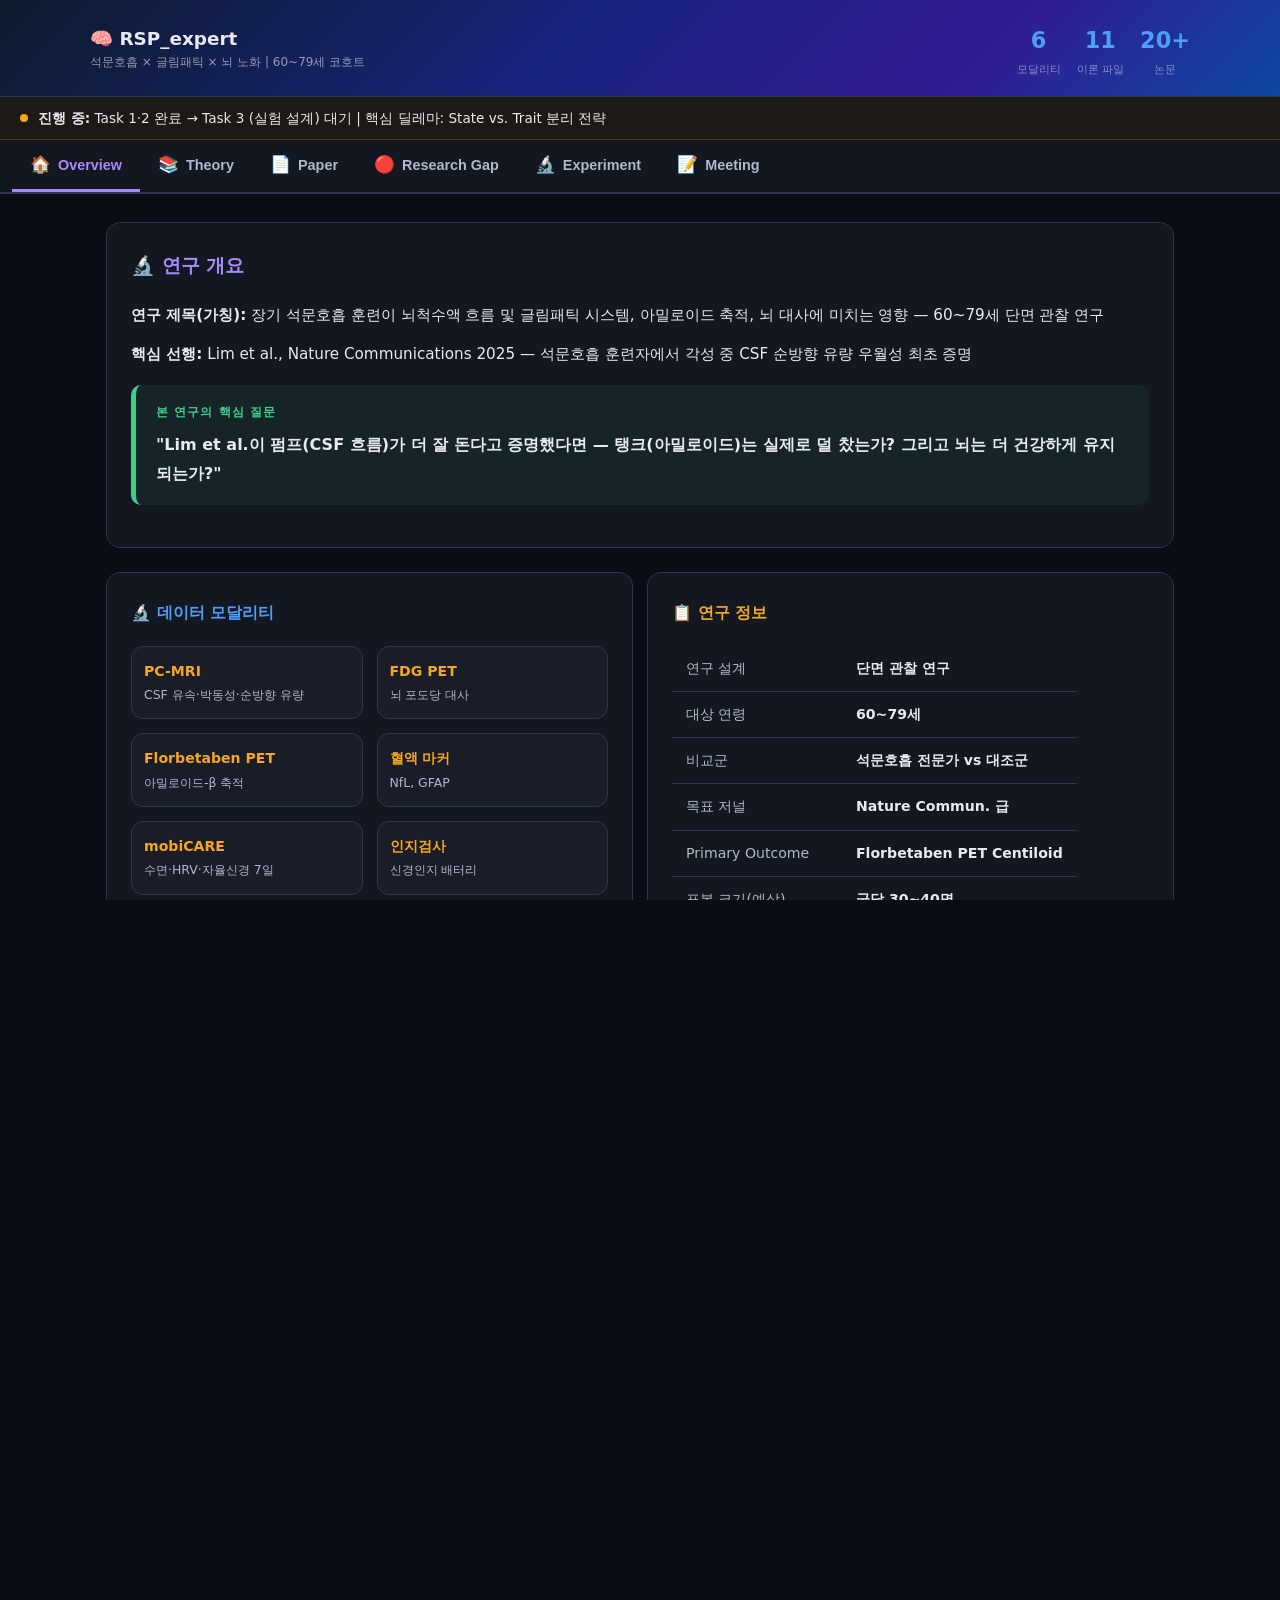
<file: index.html>
<!DOCTYPE html>
<html lang="ko">
<head>
<meta charset="UTF-8">
<meta name="viewport" content="width=device-width, initial-scale=1.0">
<meta name="description" content="RSP_PET 연구 허브 — 석문호흡과 글림패틱 시스템">
<title>RSP_expert | 석문호흡-글림패틱 연구</title>
<style>
/* ── 공통 변수 ── */
:root{
  --bg:#0a0d14; --s1:#131720; --s2:#1a1d27; --s3:#22263a;
  --ac:#4f9cf9; --gr:#3ecf8e; --or:#f5a623; --rd:#e05c5c;
  --pu:#7c5cbf; --te:#2dd4bf; --ye:#fbbf24;
  --tx:#e8eaf0; --tx2:#b0b8cc; --bd:#2e3452;
  --tab-h:52px; --hdr-h:60px;
}
*{box-sizing:border-box;margin:0;padding:0}
html,body{height:100%;overflow-x:hidden}
body{background:var(--bg);color:var(--tx);font-family:'Segoe UI',system-ui,sans-serif;font-size:16px;line-height:1.8}

/* ── 헤더 ── */
.hdr{
  background:linear-gradient(135deg,#0d1b2a 0%,#1a237e 45%,#311b92 75%,#0d47a1 100%);
  padding:20px 20px 16px;position:sticky;top:0;z-index:100;
  border-bottom:1px solid var(--bd);
}
.hdr-inner{max-width:1100px;margin:0 auto;display:flex;align-items:center;justify-content:space-between;flex-wrap:wrap;gap:10px}
.hdr-title{font-size:1.15rem;font-weight:800;line-height:1.25}
.hdr-sub{font-size:0.75rem;color:rgba(255,255,255,.55);margin-top:2px}
.hdr-stats{display:flex;gap:16px;flex-wrap:wrap}
.stat{text-align:center}
.stat-n{font-size:1.4rem;font-weight:800;color:var(--ac)}
.stat-l{font-size:0.68rem;color:rgba(255,255,255,.45)}

/* ── 탭 바 ── */
.tab-bar{
  background:var(--s1);border-bottom:2px solid var(--bd);
  overflow-x:auto;-webkit-overflow-scrolling:touch;
  position:sticky;top:var(--hdr-h);z-index:99;
  scrollbar-width:none;
}
.tab-bar::-webkit-scrollbar{display:none}
.tabs{display:flex;min-width:max-content;padding:0 12px}
.tab{
  padding:0 18px;height:var(--tab-h);display:flex;align-items:center;gap:7px;
  font-size:0.9rem;font-weight:600;white-space:nowrap;cursor:pointer;
  border-bottom:3px solid transparent;color:var(--tx2);transition:all .2s;
  background:none;border-top:none;border-left:none;border-right:none;
  user-select:none;
}
.tab:hover{color:var(--tx)}
.tab.active{color:var(--ac);border-bottom-color:var(--ac)}
.tab .t-icon{font-size:1.05rem}

/* ── 패널 ── */
.panels{max-width:1100px;margin:0 auto;padding:28px 16px 60px}
.panel{display:none}
.panel.active{display:block}

/* ── 공통 섹션 카드 ── */
.sec{background:var(--s1);border:1.5px solid var(--bd);border-radius:14px;padding:26px 24px;margin-bottom:24px}
.sec-t{font-size:1.2rem;font-weight:800;margin-bottom:18px;display:flex;align-items:center;gap:10px}
h3{font-size:1.05rem;font-weight:700;margin:22px 0 10px;color:var(--tx)}
h4{font-size:0.95rem;font-weight:700;margin:14px 0 8px;color:var(--or)}
p{margin-bottom:12px;font-size:0.95rem}
ul{padding-left:20px;margin-bottom:12px}
li{margin-bottom:6px;font-size:0.95rem}
strong{color:var(--tx)}

/* ── 강조 박스 ── */
.box{border-radius:10px;padding:16px 20px;margin:16px 0;border-left:5px solid}
.box p,.box li{font-size:0.9rem}
.box.key{background:rgba(62,207,142,.07);border-color:var(--gr)}
.box.info{background:rgba(79,156,249,.07);border-color:var(--ac)}
.box.warn{background:rgba(245,166,35,.07);border-color:var(--or)}
.box.gap{background:rgba(224,92,92,.07);border-color:var(--rd)}
.box.pu{background:rgba(124,92,191,.08);border-color:var(--pu)}
.box.te{background:rgba(45,212,191,.07);border-color:var(--te)}
.box-t{font-size:0.78rem;font-weight:700;letter-spacing:.08em;text-transform:uppercase;margin-bottom:8px}
.box.key .box-t{color:var(--gr)}
.box.info .box-t{color:var(--ac)}
.box.warn .box-t{color:var(--or)}
.box.gap .box-t{color:var(--rd)}
.box.pu .box-t{color:var(--pu)}
.box.te .box-t{color:var(--te)}

/* ── 그리드 ── */
.g2{display:grid;grid-template-columns:1fr 1fr;gap:14px;margin:14px 0}
.g3{display:grid;grid-template-columns:repeat(3,1fr);gap:14px;margin:14px 0}
.g4{display:grid;grid-template-columns:repeat(4,1fr);gap:12px;margin:14px 0}
@media(max-width:700px){.g2,.g3,.g4{grid-template-columns:1fr}}

/* ── 카드 ── */
.card{background:var(--s2);border:1.5px solid var(--bd);border-radius:12px;padding:18px 16px}
.card h4{margin-top:0}

/* ── 이론 클러스터 ── */
.cluster{border-radius:14px;padding:18px 20px;border:2px solid;margin-bottom:16px}
.cl-brain{border-color:rgba(79,156,249,.4);background:rgba(79,156,249,.04)}
.cl-breath{border-color:rgba(62,207,142,.4);background:rgba(62,207,142,.04)}
.cl-imaging{border-color:rgba(245,166,35,.4);background:rgba(245,166,35,.04)}
.cl-marker{border-color:rgba(224,92,92,.4);background:rgba(224,92,92,.04)}
.cl-label{font-size:0.82rem;font-weight:700;letter-spacing:.07em;text-transform:uppercase;margin-bottom:14px;display:flex;align-items:center;gap:8px}
.cl-brain .cl-label{color:var(--ac)}
.cl-breath .cl-label{color:var(--gr)}
.cl-imaging .cl-label{color:var(--or)}
.cl-marker .cl-label{color:var(--rd)}

/* ── 이론 카드 ── */
.tc{background:var(--s2);border:1.5px solid var(--bd);border-radius:10px;padding:15px 14px;
    text-decoration:none;color:var(--tx);display:block;transition:all .2s}
.tc:hover{transform:translateY(-2px);box-shadow:0 4px 20px rgba(0,0,0,.4)}
.cl-brain .tc:hover{border-color:var(--ac)}
.cl-breath .tc:hover{border-color:var(--gr)}
.cl-imaging .tc:hover{border-color:var(--or)}
.cl-marker .tc:hover{border-color:var(--rd)}
.tc-icon{font-size:1.5rem;margin-bottom:6px}
.tc-num{font-size:0.72rem;color:var(--tx2);margin-bottom:3px}
.tc-title{font-size:0.93rem;font-weight:700;margin-bottom:4px}
.tc-desc{font-size:0.78rem;color:var(--tx2);line-height:1.5}

/* ── 표 ── */
table{width:100%;border-collapse:collapse;margin:14px 0;font-size:0.88rem;overflow-x:auto;display:block}
th{background:var(--s3);color:var(--ac);padding:10px 14px;text-align:left;border-bottom:2px solid var(--bd);white-space:nowrap}
td{padding:10px 14px;border-bottom:1px solid var(--bd);vertical-align:top}
tr:hover td{background:rgba(255,255,255,.02)}
.green{color:var(--gr);font-weight:700}
.red{color:var(--rd);font-weight:700}
.orange{color:var(--or);font-weight:700}

/* ── 인과 사슬 ── */
.chain{padding:8px 0}
.ci{display:flex;gap:14px;margin-bottom:4px}
.ci-left{display:flex;flex-direction:column;align-items:center;width:32px;flex-shrink:0}
.ci-dot{width:13px;height:13px;border-radius:50%;flex-shrink:0;margin-top:4px}
.ci-line{width:2px;flex:1;background:var(--bd);min-height:24px;margin:3px 0}
.ci-body{padding:8px 0 20px}
.ci-step{font-weight:700;font-size:1rem;margin-bottom:3px}
.ci-sub{font-size:0.83rem;color:var(--tx2)}

/* ── 가설 카드 ── */
.hypo-grid{display:grid;grid-template-columns:repeat(3,1fr);gap:16px;margin:16px 0}
@media(max-width:750px){.hypo-grid{grid-template-columns:1fr}}
.hypo{border-radius:12px;padding:20px;border:2px solid}
.h1{border-color:rgba(79,156,249,.5);background:rgba(79,156,249,.05)}
.h2{border-color:rgba(124,92,191,.5);background:rgba(124,92,191,.05)}
.h3{border-color:rgba(45,212,191,.5);background:rgba(45,212,191,.05)}
.hypo-n{font-size:0.75rem;font-weight:700;letter-spacing:.1em;text-transform:uppercase;margin-bottom:8px}
.h1 .hypo-n{color:var(--ac)}
.h2 .hypo-n{color:var(--pu)}
.h3 .hypo-n{color:var(--te)}
.hypo-t{font-size:1rem;font-weight:800;margin-bottom:8px}
.hypo-b{font-size:0.85rem;color:var(--tx2);line-height:1.65}

/* ── 태스크 ── */
.task{background:var(--s2);border:1.5px solid var(--bd);border-radius:10px;
      padding:14px 16px;margin-bottom:10px;display:flex;align-items:flex-start;gap:12px}
.task-n{background:var(--s3);color:var(--ac);border-radius:7px;padding:4px 10px;
        font-size:0.8rem;font-weight:700;flex-shrink:0}
.task-t{font-size:0.95rem;font-weight:700;margin-bottom:3px}
.task-d{font-size:0.83rem;color:var(--tx2)}
.ms{margin-left:auto;flex-shrink:0}
.done{background:rgba(62,207,142,.15);color:var(--gr);padding:3px 10px;border-radius:8px;font-size:0.78rem}
.pend{background:rgba(245,166,35,.15);color:var(--or);padding:3px 10px;border-radius:8px;font-size:0.78rem}

/* ── 논문 카드 ── */
.paper{background:var(--s2);border:1.5px solid var(--bd);border-radius:10px;padding:18px;margin-bottom:12px}
.paper.star{border-color:rgba(245,166,35,.5)}
.paper-t{font-size:0.95rem;font-weight:700;margin-bottom:5px}
.paper-m{font-size:0.8rem;color:var(--tx2);margin-bottom:8px}
.paper-s{font-size:0.85rem;margin-bottom:8px}
.paper-k{font-size:0.82rem;background:rgba(79,156,249,.08);border:1px solid rgba(79,156,249,.2);
         border-radius:6px;padding:8px 12px;color:var(--ac)}
.tag{display:inline-block;padding:2px 8px;border-radius:10px;font-size:0.72rem;margin:2px}
.tg{background:rgba(62,207,142,.1);color:var(--gr)}
.tb{background:rgba(79,156,249,.1);color:var(--ac)}
.tr{background:rgba(224,92,92,.1);color:var(--rd)}
.tp{background:rgba(124,92,191,.1);color:var(--pu)}
.to{background:rgba(245,166,35,.1);color:var(--or)}
.doi{color:var(--ac);text-decoration:none;font-size:0.8rem}
.doi:hover{text-decoration:underline}

/* ── 실험 프로토콜 ── */
.proto-step{background:var(--s2);border:1.5px solid var(--bd);border-radius:10px;
            padding:14px 16px;margin-bottom:10px;display:flex;gap:14px;align-items:flex-start}
.proto-n{background:var(--ac);color:#000;border-radius:50%;width:32px;height:32px;
         display:flex;align-items:center;justify-content:center;font-weight:800;font-size:0.9rem;flex-shrink:0}
.proto-b{font-size:0.9rem}
.proto-b strong{display:block;margin-bottom:4px;font-size:0.95rem}

/* ── 미팅 ── */
.meet-field{margin-bottom:16px}
.meet-label{font-size:0.82rem;color:var(--tx2);margin-bottom:6px;font-weight:600;text-transform:uppercase;letter-spacing:.06em}
.meet-input{width:100%;background:var(--s2);border:1.5px solid var(--bd);border-radius:8px;
            padding:10px 14px;color:var(--tx);font-size:0.9rem;resize:vertical;font-family:inherit}
.meet-input:focus{outline:none;border-color:var(--ac)}
.meet-btn{background:var(--ac);color:#000;border:none;border-radius:8px;padding:10px 20px;
          font-size:0.9rem;font-weight:700;cursor:pointer;margin-top:8px}
.meet-btn:hover{background:#7bb8ff}

/* ── SVG 다이어그램 ── */
.diag{background:var(--s2);border:1.5px solid var(--bd);border-radius:12px;padding:20px;margin:16px 0;text-align:center;overflow-x:auto}
.diag svg{max-width:100%;height:auto}
.diag-cap{font-size:0.78rem;color:var(--tx2);margin-top:10px;font-style:italic}

/* ── 배너 ── */
.critical{background:rgba(224,92,92,.1);border:2px solid rgba(224,92,92,.4);border-radius:12px;padding:18px 20px;margin:16px 0}
.critical h4{color:var(--rd);margin-bottom:6px}

/* ── 탭 색상 액센트 ── */
.tab.t0.active,.tab.t0:hover{color:#a78bfa;border-bottom-color:#a78bfa}
.tab.t1.active,.tab.t1:hover{color:var(--ac);border-bottom-color:var(--ac)}
.tab.t2.active,.tab.t2:hover{color:var(--gr);border-bottom-color:var(--gr)}
.tab.t3.active,.tab.t3:hover{color:var(--rd);border-bottom-color:var(--rd)}
.tab.t4.active,.tab.t4:hover{color:var(--te);border-bottom-color:var(--te)}
.tab.t5.active,.tab.t5:hover{color:var(--ye);border-bottom-color:var(--ye)}

/* ── 스테이터스 바 ── */
.statusbar{background:rgba(245,166,35,.08);border-bottom:1px solid rgba(245,166,35,.2);
           padding:9px 20px;font-size:0.85rem;display:flex;align-items:center;gap:10px}
.dot{width:8px;height:8px;border-radius:50%;background:var(--or);animation:blink 2s infinite;flex-shrink:0}
@keyframes blink{0%,100%{opacity:1}50%{opacity:.3}}

/* ── footer ── */
.footer{background:var(--s1);border-top:1px solid var(--bd);padding:18px 20px;text-align:center;font-size:0.8rem;color:var(--tx2)}

/* ── 분리선 ── */
hr.div{border:none;border-top:1px solid var(--bd);margin:24px 0}

/* ── SVG 다이어그램 스크롤 (작은 화면에서 텍스트 가독성 보장) ── */
.diag{overflow-x:auto;-webkit-overflow-scrolling:touch}
.diag svg{min-width:520px}

/* ── 모바일 기본 조정 ── */
@media(max-width:480px){
  .hdr{padding:14px 14px 12px}
  .hdr-title{font-size:0.95rem}
  .panels{padding:18px 12px 50px}
  .sec{padding:20px 16px}
  .tab{padding:0 14px;font-size:0.83rem}
}

/* ── 모바일 강화 (600px 이하) ── */
@media(max-width:600px){
  .hdr-inner{flex-direction:column;align-items:flex-start;gap:8px}
  .hdr-stats{gap:14px}
  .stat-n{font-size:1.1rem}
  .statusbar{font-size:0.78rem;padding:8px 12px;gap:8px}
  .proto-step{flex-direction:column;gap:8px}
  .proto-n{align-self:flex-start;margin-top:0}
  .hypo-t{font-size:0.92rem}
  .hypo-b{font-size:0.83rem}
  .paper{padding:14px}
  .paper-t{font-size:0.9rem}
  .ci-step{font-size:0.92rem}
  .ci-sub{font-size:0.8rem}
  table th,table td{padding:8px 10px;font-size:0.83rem}
  .box{padding:12px 14px}
  .card{padding:14px 12px}
  .tc{padding:12px 11px}
  .tc-title{font-size:0.88rem}
  .tc-desc{font-size:0.75rem}
}

/* ── 초소형 화면 (380px 이하) ── */
@media(max-width:380px){
  .hdr-stats{display:none}
  .sec-t{font-size:1rem}
  .tabs{padding:0 8px}
}
</style>
</head>
<body>

<!-- ══ 헤더 ══ -->
<div class="hdr">
  <div class="hdr-inner">
    <div>
      <div class="hdr-title">🧠 RSP_expert</div>
      <div class="hdr-sub">석문호흡 × 글림패틱 × 뇌 노화 | 60~79세 코호트</div>
    </div>
    <div class="hdr-stats">
      <div class="stat"><div class="stat-n">6</div><div class="stat-l">모달리티</div></div>
      <div class="stat"><div class="stat-n">11</div><div class="stat-l">이론 파일</div></div>
      <div class="stat"><div class="stat-n">20+</div><div class="stat-l">논문</div></div>
    </div>
  </div>
</div>

<!-- ══ 상태 바 ══ -->
<div class="statusbar">
  <div class="dot"></div>
  <span><strong>진행 중:</strong> Task 1·2 완료 → Task 3 (실험 설계) 대기 | 핵심 딜레마: State vs. Trait 분리 전략</span>
</div>

<!-- ══ 탭 바 ══ -->
<div class="tab-bar">
  <div class="tabs">
    <button class="tab t0 active" onclick="switchTab(0)"><span class="t-icon">🏠</span>Overview</button>
    <button class="tab t1" onclick="switchTab(1)"><span class="t-icon">📚</span>Theory</button>
    <button class="tab t2" onclick="switchTab(2)"><span class="t-icon">📄</span>Paper</button>
    <button class="tab t3" onclick="switchTab(3)"><span class="t-icon">🔴</span>Research Gap</button>
    <button class="tab t4" onclick="switchTab(4)"><span class="t-icon">🔬</span>Experiment</button>
    <button class="tab t5" onclick="switchTab(5)"><span class="t-icon">📝</span>Meeting</button>
  </div>
</div>

<div class="panels">

<!-- ══════════════════════════════ -->
<!-- TAB 0: OVERVIEW               -->
<!-- ══════════════════════════════ -->
<div class="panel active" id="p0">

  <div class="sec">
    <div class="sec-t" style="color:#a78bfa">🔬 연구 개요</div>
    <p><strong>연구 제목(가칭):</strong> 장기 석문호흡 훈련이 뇌척수액 흐름 및 글림패틱 시스템, 아밀로이드 축적, 뇌 대사에 미치는 영향 — 60~79세 단면 관찰 연구</p>
    <p><strong>핵심 선행:</strong> Lim et al., Nature Communications 2025 — 석문호흡 훈련자에서 각성 중 CSF 순방향 유량 우월성 최초 증명</p>
    <div class="box key">
      <div class="box-t">본 연구의 핵심 질문</div>
      <p style="font-size:1rem;font-weight:700;margin:0">"Lim et al.이 펌프(CSF 흐름)가 더 잘 돈다고 증명했다면 — 탱크(아밀로이드)는 실제로 덜 찼는가? 그리고 뇌는 더 건강하게 유지되는가?"</p>
    </div>
  </div>

  <div class="g2">
    <div class="sec" style="margin-bottom:0">
      <div class="sec-t" style="color:var(--ac);font-size:1rem">🔬 데이터 모달리티</div>
      <div class="g2" style="margin-top:0">
        <div class="card" style="padding:12px"><div style="color:var(--or);font-weight:700;font-size:0.88rem">PC-MRI</div><div style="font-size:0.78rem;color:var(--tx2)">CSF 유속·박동성·순방향 유량</div></div>
        <div class="card" style="padding:12px"><div style="color:var(--or);font-weight:700;font-size:0.88rem">FDG PET</div><div style="font-size:0.78rem;color:var(--tx2)">뇌 포도당 대사</div></div>
        <div class="card" style="padding:12px"><div style="color:var(--or);font-weight:700;font-size:0.88rem">Florbetaben PET</div><div style="font-size:0.78rem;color:var(--tx2)">아밀로이드-β 축적</div></div>
        <div class="card" style="padding:12px"><div style="color:var(--or);font-weight:700;font-size:0.88rem">혈액 마커</div><div style="font-size:0.78rem;color:var(--tx2)">NfL, GFAP</div></div>
        <div class="card" style="padding:12px"><div style="color:var(--or);font-weight:700;font-size:0.88rem">mobiCARE</div><div style="font-size:0.78rem;color:var(--tx2)">수면·HRV·자율신경 7일</div></div>
        <div class="card" style="padding:12px"><div style="color:var(--or);font-weight:700;font-size:0.88rem">인지검사</div><div style="font-size:0.78rem;color:var(--tx2)">신경인지 배터리</div></div>
      </div>
    </div>
    <div class="sec" style="margin-bottom:0">
      <div class="sec-t" style="color:var(--or);font-size:1rem">📋 연구 정보</div>
      <table style="font-size:0.88rem">
        <tr><td style="color:var(--tx2);width:42%">연구 설계</td><td><strong>단면 관찰 연구</strong></td></tr>
        <tr><td style="color:var(--tx2)">대상 연령</td><td><strong>60~79세</strong></td></tr>
        <tr><td style="color:var(--tx2)">비교군</td><td><strong>석문호흡 전문가 vs 대조군</strong></td></tr>
        <tr><td style="color:var(--tx2)">목표 저널</td><td><strong>Nature Commun. 급</strong></td></tr>
        <tr><td style="color:var(--tx2)">Primary Outcome</td><td><strong>Florbetaben PET Centiloid</strong></td></tr>
        <tr><td style="color:var(--tx2)">표본 크기(예상)</td><td><strong>군당 30~40명</strong></td></tr>
      </table>
    </div>
  </div>

  <div class="sec">
    <div class="sec-t" style="color:var(--gr);font-size:1rem">🎯 Action Items</div>
    <div class="task"><div class="task-n">T1</div><div><div class="task-t">Literature &amp; Theory 정리</div><div class="task-d">11개 이론 HTML + 논문 DB 완성</div></div><div class="ms"><span class="done">✅ 완료</span></div></div>
    <div class="task"><div class="task-n">T2</div><div><div class="task-t">Research Gap · 핵심 가설 · 연구 설계</div><div class="task-d">Nat Commun 급 가설 3개 + State/Trait 논리 구조</div></div><div class="ms"><span class="done">✅ 완료</span></div></div>
    <div class="task"><div class="task-n">T3</div><div><div class="task-t">실험 설계 최적화 (State vs. Trait 분리)</div><div class="task-d">PC-MRI 3세션 프로토콜 + mobiCARE 교차 검증</div></div><div class="ms"><span class="pend">⏳ 대기</span></div></div>
    <div class="task"><div class="task-n">T4</div><div><div class="task-t">Causal Loop Diagram 구축</div><div class="task-d">PC-MRI ↔ PET ↔ 바이오마커 ↔ 웨어러블 ↔ 인지</div></div><div class="ms"><span class="pend">⏳ 대기</span></div></div>
  </div>

  <!-- 연결 경로 요약 -->
  <div class="sec">
    <div class="sec-t" style="color:var(--te);font-size:1rem">🔗 예상 인과 경로 (요약)</div>
    <div class="diag">
      <svg viewBox="0 0 660 200" xmlns="http://www.w3.org/2000/svg" style="width:100%;max-width:660px">
        <rect width="660" height="200" fill="#1a1d27" rx="10"/>
        <!-- 노드들 -->
        <rect x="10" y="75" width="90" height="50" rx="8" fill="rgba(245,166,35,.2)" stroke="#f5a623" stroke-width="1.5"/>
        <text x="55" y="96" fill="#f5a623" font-size="11" text-anchor="middle" font-weight="bold">석문호흡</text>
        <text x="55" y="113" fill="#f5a623" font-size="10" text-anchor="middle">장기 훈련</text>

        <rect x="130" y="35" width="90" height="50" rx="8" fill="rgba(79,156,249,.2)" stroke="#4f9cf9" stroke-width="1.5"/>
        <text x="175" y="56" fill="#4f9cf9" font-size="11" text-anchor="middle" font-weight="bold">복식호흡</text>
        <text x="175" y="72" fill="#4f9cf9" font-size="10" text-anchor="middle">CSF흐름↑</text>

        <rect x="130" y="115" width="90" height="50" rx="8" fill="rgba(124,92,191,.2)" stroke="#7c5cbf" stroke-width="1.5"/>
        <text x="175" y="136" fill="#7c5cbf" font-size="11" text-anchor="middle" font-weight="bold">수면 질↑</text>
        <text x="175" y="152" fill="#7c5cbf" font-size="10" text-anchor="middle">SWS·HRV↑</text>

        <rect x="260" y="75" width="100" height="50" rx="8" fill="rgba(45,212,191,.2)" stroke="#2dd4bf" stroke-width="1.5"/>
        <text x="310" y="96" fill="#2dd4bf" font-size="11" text-anchor="middle" font-weight="bold">글림패틱</text>
        <text x="310" y="112" fill="#2dd4bf" font-size="10" text-anchor="middle">24h 활성↑</text>

        <rect x="400" y="20" width="90" height="45" rx="8" fill="rgba(167,139,250,.2)" stroke="#a78bfa" stroke-width="1.5"/>
        <text x="445" y="40" fill="#a78bfa" font-size="11" text-anchor="middle" font-weight="bold">Amyloid↓</text>
        <text x="445" y="56" fill="#a78bfa" font-size="10" text-anchor="middle">Florbetaben</text>

        <rect x="400" y="77" width="90" height="45" rx="8" fill="rgba(245,166,35,.2)" stroke="#f5a623" stroke-width="1.5"/>
        <text x="445" y="97" fill="#f5a623" font-size="11" text-anchor="middle" font-weight="bold">대사 보존↑</text>
        <text x="445" y="113" fill="#f5a623" font-size="10" text-anchor="middle">FDG PET</text>

        <rect x="400" y="134" width="90" height="45" rx="8" fill="rgba(224,92,92,.2)" stroke="#e05c5c" stroke-width="1.5"/>
        <text x="445" y="154" fill="#e05c5c" font-size="11" text-anchor="middle" font-weight="bold">NfL/GFAP↓</text>
        <text x="445" y="170" fill="#e05c5c" font-size="10" text-anchor="middle">혈액 마커</text>

        <rect x="540" y="65" width="105" height="70" rx="8" fill="rgba(62,207,142,.2)" stroke="#3ecf8e" stroke-width="1.5"/>
        <text x="592" y="90" fill="#3ecf8e" font-size="11" text-anchor="middle" font-weight="bold">인지 보존</text>
        <text x="592" y="107" fill="#3ecf8e" font-size="10" text-anchor="middle">기억·실행</text>
        <text x="592" y="123" fill="#3ecf8e" font-size="10" text-anchor="middle">기능 유지</text>

        <!-- 화살표 -->
        <defs>
          <marker id="ar" markerWidth="7" markerHeight="6" refX="7" refY="3" orient="auto">
            <polygon points="0 0,7 3,0 6" fill="#9ba3b8"/>
          </marker>
        </defs>
        <!-- 훈련 → 복식호흡 -->
        <line x1="100" y1="90" x2="128" y2="70" stroke="#9ba3b8" stroke-width="1.5" marker-end="url(#ar)"/>
        <!-- 훈련 → 수면 -->
        <line x1="100" y1="110" x2="128" y2="135" stroke="#9ba3b8" stroke-width="1.5" marker-end="url(#ar)"/>
        <!-- 복식호흡 → 글림패틱 -->
        <line x1="220" y1="70" x2="258" y2="88" stroke="#9ba3b8" stroke-width="1.5" marker-end="url(#ar)"/>
        <!-- 수면 → 글림패틱 -->
        <line x1="220" y1="132" x2="258" y2="112" stroke="#9ba3b8" stroke-width="1.5" marker-end="url(#ar)"/>
        <!-- 글림패틱 → Amyloid -->
        <line x1="360" y1="90" x2="398" y2="52" stroke="#9ba3b8" stroke-width="1.5" marker-end="url(#ar)"/>
        <!-- 글림패틱 → 대사 -->
        <line x1="360" y1="100" x2="398" y2="100" stroke="#9ba3b8" stroke-width="1.5" marker-end="url(#ar)"/>
        <!-- 글림패틱 → NfL -->
        <line x1="360" y1="110" x2="398" y2="148" stroke="#9ba3b8" stroke-width="1.5" marker-end="url(#ar)"/>
        <!-- → 인지 -->
        <line x1="490" y1="55" x2="538" y2="90" stroke="#9ba3b8" stroke-width="1.5" marker-end="url(#ar)"/>
        <line x1="490" y1="100" x2="538" y2="100" stroke="#9ba3b8" stroke-width="1.5" marker-end="url(#ar)"/>
        <line x1="490" y1="155" x2="538" y2="115" stroke="#9ba3b8" stroke-width="1.5" marker-end="url(#ar)"/>
      </svg>
      <div class="diag-cap">예상 인과 경로 — 각 화살표마다 대응하는 측정 지표가 있음</div>
    </div>
  </div>

</div><!-- /panel 0 -->


<!-- ══════════════════════════════ -->
<!-- TAB 1: THEORY                 -->
<!-- ══════════════════════════════ -->
<div class="panel" id="p1">

  <div class="sec">
    <div class="sec-t" style="color:var(--ac)">📚 이론 정리 — 주제별 클러스터</div>
    <p style="color:var(--tx2);font-size:0.88rem">각 카드를 탭하면 상세 이론 페이지로 이동합니다 (별도 파일)</p>

    <!-- 클러스터 1 -->
    <div class="cluster cl-brain">
      <div class="cl-label">🧠 뇌 청소 시스템 — 글림패틱의 구조와 분자적 기반</div>
      <div class="g3">
        <a href="01_theory/01_glymphatic_system.html" class="tc" target="_blank">
          <div class="tc-icon">🧠</div><div class="tc-num">Theory 01</div>
          <div class="tc-title">글림패틱 시스템</div>
          <div class="tc-desc">구조·구동력 3가지·아밀로이드 청소·노화 영향·SVG 다이어그램</div>
        </a>
        <a href="01_theory/02_csf_basics.html" class="tc" target="_blank">
          <div class="tc-icon">💧</div><div class="tc-num">Theory 02</div>
          <div class="tc-title">CSF 기초</div>
          <div class="tc-desc">생성(맥락총)·순환 경로·흡수(경막 림프관)·정상 참고값</div>
        </a>
        <a href="01_theory/08_aqp4_astrocytes.html" class="tc" target="_blank">
          <div class="tc-icon">🌿</div><div class="tc-num">Theory 08</div>
          <div class="tc-title">AQP4 / 성상교세포</div>
          <div class="tc-desc">수채널 분극화·글림패틱 분자 관문·노화 시 탈분극화</div>
        </a>
      </div>
    </div>

    <!-- 클러스터 2 -->
    <div class="cluster cl-breath">
      <div class="cl-label">🌬️ 호흡 메커니즘 — CSF 이동과 자율신경 조절</div>
      <div class="g2">
        <a href="01_theory/03_respiration_csf_mechanism.html" class="tc" target="_blank">
          <div class="tc-icon">🌬️</div><div class="tc-num">Theory 03 ⭐ 핵심</div>
          <div class="tc-title">호흡-CSF 메커니즘</div>
          <div class="tc-desc">기계적·자율신경 두 경로 / Lim et al. 2025 상세 / State vs. Trait 분리 프로토콜</div>
        </a>
        <a href="01_theory/11_autonomic_hrv.html" class="tc" target="_blank">
          <div class="tc-icon">💗</div><div class="tc-num">Theory 11</div>
          <div class="tc-title">자율신경계 / HRV</div>
          <div class="tc-desc">미주신경·RSA·HRV 지표·mobiCARE 측정 변수·CSF 연결</div>
        </a>
      </div>
    </div>

    <!-- 클러스터 3 -->
    <div class="cluster cl-imaging">
      <div class="cl-label">🔬 영상 기법 — 측정 원리와 표준 프로토콜</div>
      <div class="g3">
        <a href="01_theory/04_pcmri.html" class="tc" target="_blank">
          <div class="tc-icon">🔬</div><div class="tc-num">Theory 04</div>
          <div class="tc-title">Phase-Contrast MRI</div>
          <div class="tc-desc">VENC 원리·측정 파라미터·실시간 vs ECG-gated·측정 위치별 기여도</div>
        </a>
        <a href="01_theory/05_fdg_pet.html" class="tc" target="_blank">
          <div class="tc-icon">⚡</div><div class="tc-num">Theory 05</div>
          <div class="tc-title">FDG PET</div>
          <div class="tc-desc">왜 찍는가·AD 저대사 패턴·표준 프로토콜·본 연구 활용 전략</div>
        </a>
        <a href="01_theory/06_florbetaben_pet.html" class="tc" target="_blank">
          <div class="tc-icon">🔮</div><div class="tc-num">Theory 06</div>
          <div class="tc-title">Florbetaben PET</div>
          <div class="tc-desc">아밀로이드 직접 가시화·90분 대기·Centiloid·FDG와 비교</div>
        </a>
      </div>
    </div>

    <!-- 클러스터 4 -->
    <div class="cluster cl-marker">
      <div class="cl-label">📊 뇌 건강 지표 — 노화·수면·혈액 바이오마커</div>
      <div class="g3">
        <a href="01_theory/09_brain_aging.html" class="tc" target="_blank">
          <div class="tc-icon">🕰️</div><div class="tc-num">Theory 09</div>
          <div class="tc-title">뇌 노화</div>
          <div class="tc-desc">AD 연속체 타임라인·APOE 유전형·60~79세 정상 노화 vs 병적 변화</div>
        </a>
        <a href="01_theory/07_sleep_glymphatic.html" class="tc" target="_blank">
          <div class="tc-icon">💤</div><div class="tc-num">Theory 07</div>
          <div class="tc-title">수면-글림패틱</div>
          <div class="tc-desc">SWS·느린 복식호흡·야간 청소 기전·mobiCARE 측정 지표</div>
        </a>
        <a href="01_theory/10_blood_biomarkers.html" class="tc" target="_blank">
          <div class="tc-icon">🩸</div><div class="tc-num">Theory 10</div>
          <div class="tc-title">혈액 바이오마커</div>
          <div class="tc-desc">NfL·GFAP·Simoa 기술·정상 참고값·본 연구 분석 전략</div>
        </a>
      </div>
    </div>

  </div>
</div><!-- /panel 1 -->


<!-- ══════════════════════════════ -->
<!-- TAB 2: PAPER                  -->
<!-- ══════════════════════════════ -->
<div class="panel" id="p2">

  <div class="sec">
    <div class="sec-t" style="color:var(--gr)">📄 핵심 선행논문 데이터베이스</div>
    <p style="font-size:0.83rem;color:var(--tx2)">⚠️ 본 페이지 논문 정보는 PubMed 기반 (According to PubMed). 인용 시 원문 DOI 확인 필수.</p>
  </div>

  <!-- 연구그룹 핵심 -->
  <div class="sec">
    <div class="sec-t" style="color:var(--or);font-size:1.05rem">⭐ 연구그룹 핵심 선행 논문</div>
    <div class="paper star">
      <div class="paper-t">Human cerebrospinal fluid net flow enhanced by respiration during the awake state</div>
      <div class="paper-m">Lim S, Cogswell PM, et al. | <em>Nature Communications</em> 2025;16(1):11499</div>
      <div style="margin-bottom:8px"><span class="tag to">⭐ 본 연구그룹</span><span class="tag tb">PC-MRI</span><span class="tag tg">호흡-CSF</span></div>
      <div class="paper-s"><strong>핵심 결과:</strong> 석문호흡 훈련자(n=20) vs 대조군(n=25). 심호흡 시 CSF 변위 증가. <strong>훈련자는 평상시 자유 호흡 중에도 CSF 평균속도·변위·순방향 유량 유의미하게 ↑.</strong> 흡기 길이·횡격막 이동이 CSF 이동의 가장 강한 예측 변수. 기계적 + 자율신경 두 가지 경로 규명.</div>
      <div class="paper-k">🎯 본 연구(RSP_PET)의 직접 기반 논문. "CSF 펌프 우월성" 증명. 남은 질문: 아밀로이드(탱크)는 덜 찼는가?</div>
      <div style="margin-top:10px"><a href="https://doi.org/10.1038/s41467-025-66548-4" target="_blank" class="doi">🔗 DOI: 10.1038/s41467-025-66548-4</a> | PMID: 41390815</div>
    </div>
  </div>

  <!-- 글림패틱 -->
  <div class="sec">
    <div class="sec-t" style="color:var(--ac);font-size:1.05rem">🧠 글림패틱 시스템 기초</div>
    <div class="paper">
      <div class="paper-t">Fluid transport in the brain</div>
      <div class="paper-m">Rasmussen MK, Mestre H, Nedergaard M | <em>Physiological Reviews</em> 2021;102(2):1025-1151</div>
      <div class="paper-s">글림패틱 시스템 가장 포괄적 리뷰. 심장·호흡·혈관운동 세 가지 구동력, AQP4, 수면 의존성, 노화 영향 망라.</div>
      <a href="https://doi.org/10.1152/physrev.00031.2020" target="_blank" class="doi">🔗 DOI: 10.1152/physrev.00031.2020</a>
    </div>
    <div class="paper">
      <div class="paper-t">The Glymphatic System: A Beginner's Guide</div>
      <div class="paper-m">Jessen NA et al. | <em>Neurochemical Research</em> 2015;40(12):2583-99</div>
      <div class="paper-s">글림패틱 입문 리뷰. 구조·기능·수면 의존성·노화. 수면 중 ~2배 활성화 데이터.</div>
      <a href="https://doi.org/10.1007/s11064-015-1581-6" target="_blank" class="doi">🔗 DOI: 10.1007/s11064-015-1581-6</a>
    </div>
    <div class="paper">
      <div class="paper-t">The Brain's Glymphatic System: Current Controversies</div>
      <div class="paper-m">Mestre H, Mori Y, Nedergaard M | <em>Trends Neurosci</em> 2020;43(7):458-466</div>
      <div class="paper-s">글림패틱 현재 논쟁점 정직하게 정리. 실험적 증거의 강점과 약점 균형 있게 제시. Reviewer 대응 필수.</div>
      <a href="https://doi.org/10.1016/j.tins.2020.04.003" target="_blank" class="doi">🔗 DOI: 10.1016/j.tins.2020.04.003</a>
    </div>
    <div class="paper">
      <div class="paper-t">The Glymphatic System and Waste Clearance with Brain Aging: A Review</div>
      <div class="paper-m">Benveniste H et al. | <em>Gerontology</em> 2019;65(2):106-119</div>
      <div class="paper-s">노화에 따른 글림패틱 기능 저하 메커니즘 종합. AQP4 편극화 소실, 동맥 탄성 저하, 수면 구조 변화.</div>
      <a href="https://doi.org/10.1159/000490349" target="_blank" class="doi">🔗 DOI: 10.1159/000490349</a>
    </div>
  </div>

  <!-- 호흡-CSF -->
  <div class="sec">
    <div class="sec-t" style="color:var(--gr);font-size:1.05rem">🌬️ 호흡과 CSF 흐름</div>
    <div class="paper">
      <div class="paper-t">CSF-to-blood toxins clearance is modulated by breathing through cranio-spinal CSF oscillation</div>
      <div class="paper-m">Burman R, Alperin N | <em>Journal of Sleep Research</em> 2023;33(1):e14029</div>
      <div class="paper-s">복식 느린 호흡 시 두개-척수 CSF 이동 <strong>56% 증가</strong>. 정맥 귀환 강화 메커니즘. 수면 중 느린 복식호흡이 독소 청소 핵심.</div>
      <a href="https://doi.org/10.1111/jsr.14029" target="_blank" class="doi">🔗 DOI: 10.1111/jsr.14029</a>
    </div>
    <div class="paper">
      <div class="paper-t">Cardiac and respiratory activities induce temporal changes in cerebral blood volume, balanced by a mirror CSF volume displacement</div>
      <div class="paper-m">Liu P et al. | <em>NeuroImage</em> 2024;305:120988</div>
      <div class="paper-s">심호흡 시 호흡-구동 CSF 변위 <strong>326% 급증</strong>. 심장 구동 CSF는 23% 감소. 호흡이 심장보다 강력한 CSF 구동력이 됨.</div>
      <a href="https://doi.org/10.1016/j.neuroimage.2024.120988" target="_blank" class="doi">🔗 DOI: 10.1016/j.neuroimage.2024.120988</a>
    </div>
    <div class="paper">
      <div class="paper-t">Human NREM Sleep Promotes Brain-Wide Vasomotor and Respiratory Pulsations</div>
      <div class="paper-m">Helakari H et al. | <em>J Neurosci</em> 2022;42(12):2503-2515</div>
      <div class="paper-s">fMRI+EEG로 NREM 수면 중 vasomotion·호흡 박동 강도 증가. 특히 vasomotion 가장 두드러짐. 수면 중 글림패틱 활성화 메커니즘 증거.</div>
      <a href="https://doi.org/10.1523/JNEUROSCI.0934-21.2022" target="_blank" class="doi">🔗 DOI: 10.1523/JNEUROSCI.0934-21.2022</a>
    </div>
  </div>

  <!-- PC-MRI -->
  <div class="sec">
    <div class="sec-t" style="color:var(--or);font-size:1.05rem">🔬 Phase-Contrast MRI</div>
    <div class="paper">
      <div class="paper-t">Glymphatic imaging using MRI</div>
      <div class="paper-m">Taoka T, Naganawa S | <em>J Magn Reson Imaging</em> 2020;51(1):11-24</div>
      <div class="paper-s">PC-MRI·DTI-ALPS·가돌리늄 MRI 글림패틱 영상 기법 포괄적 리뷰. 방법론 비교·장단점.</div>
      <a href="https://doi.org/10.1002/jmri.26892" target="_blank" class="doi">🔗 DOI: 10.1002/jmri.26892</a>
    </div>
    <div class="paper">
      <div class="paper-t">Real-time imaging of respiratory effects on cerebrospinal fluid flow in small diameter passageways</div>
      <div class="paper-m">Töger J et al. | <em>Magn Reson Med</em> 2022;88(2):770-786</div>
      <div class="paper-s">7T 실시간 PC-MRI로 대뇌수도관 CSF 호흡 효과 정량화. 좋은 반복 측정 신뢰성. 호흡 조건별 net flow 차이.</div>
      <a href="https://doi.org/10.1002/mrm.29248" target="_blank" class="doi">🔗 DOI: 10.1002/mrm.29248</a>
    </div>
  </div>

  <!-- 수면 -->
  <div class="sec">
    <div class="sec-t" style="color:var(--pu);font-size:1.05rem">💤 수면과 글림패틱</div>
    <div class="paper">
      <div class="paper-t">Aberrant waste disposal in neurodegeneration: why improved sleep could be the solution</div>
      <div class="paper-m">Wafford KA | <em>Cereb Circ Cogn Behav</em> 2021;2:100025</div>
      <div class="paper-s">SWS 감소 → Aβ·tau 축적 촉진. 수면 개선이 신경퇴행 지연 핵심 전략. 수면-글림패틱-AD 악순환 고리.</div>
      <a href="https://doi.org/10.1016/j.cccb.2021.100025" target="_blank" class="doi">🔗 DOI: 10.1016/j.cccb.2021.100025</a>
    </div>
    <div class="paper">
      <div class="paper-t">Brain washing and neural health: role of age, sleep, and the cerebrospinal fluid melatonin rhythm</div>
      <div class="paper-m">Reiter RJ et al. | <em>Cell Mol Life Sci</em> 2023;80(4):88</div>
      <div class="paper-s">CSF 멜라토닌 리듬이 글림패틱·수면에 동시 관여. 노화 시 멜라토닌 저하 = 이중 손실.</div>
      <a href="https://doi.org/10.1007/s00018-023-04736-5" target="_blank" class="doi">🔗 DOI: 10.1007/s00018-023-04736-5</a>
    </div>
  </div>

</div><!-- /panel 2 -->


<!-- ══════════════════════════════ -->
<!-- TAB 3: RESEARCH GAP           -->
<!-- ══════════════════════════════ -->
<div class="panel" id="p3">

  <div class="sec">
    <div class="sec-t" style="color:var(--rd)">🔴 Research Gap · 핵심 가설 · 연구 설계</div>
    <div class="box key">
      <div class="box-t">필드가 어디까지 왔는가 — 핵심 요약</div>
      <p><strong>Lim et al. 2025 (Nat Commun):</strong> 석문호흡 훈련자는 평상시 자유 호흡 중에도 CSF 순방향 유량·변위가 대조군보다 유의미하게 높다 → "CSF 펌프 우월성" 최초 증명.</p>
      <p style="margin-bottom:0"><strong>그러나:</strong> 아밀로이드 PET, FDG PET, 혈액 바이오마커, 수면 측정 없음. <span style="color:var(--rd);font-weight:700">"펌프가 더 잘 돈다"는 보여줬지만, "탱크가 덜 찼는지"는 보지 않았다.</span></p>
    </div>
  </div>

  <!-- Research Gaps -->
  <div class="sec">
    <div class="sec-t" style="color:var(--rd);font-size:1.05rem">🔴 6가지 Research Gap</div>

    <div class="box gap"><div class="box-t">Gap 1 — 인과 사슬의 하류(Downstream)가 비어 있다</div><p>CSF 흐름 증가 → <span style="color:var(--rd)">??? → ??? → ???</span> → 뇌 건강 보존. 아밀로이드 PET·FDG PET·바이오마커로 연결한 연구가 <strong>세계에 단 한 편도 없다.</strong></p></div>

    <div class="box gap"><div class="box-t">Gap 2 — State vs. Trait 문제 미해결</div><p>Lim et al.은 MRI 스캐너 안에서의 차이만 봤다. <strong>일상에서 7일간 훈련자들이 실제로 다르게 호흡하고 자는가?</strong> 웨어러블 없이는 "일상적 글림패틱 활성도 차이"를 주장할 수 없다.</p></div>

    <div class="box gap"><div class="box-t">Gap 3 — 60~79세 고위험군 연구 없음</div><p>Lim et al. 평균 연령 49~58세. <strong>AD 전임상기 아밀로이드 축적이 가장 빠르게 진행되는 60~79세에서의 호흡 훈련 보호 효과</strong>는 미측정.</p></div>

    <div class="box gap"><div class="box-t">Gap 4 — 수면이 매개 변수로 검증된 적 없음</div><p>호흡 훈련이 수면 질(SWS 비율, HRV)을 개선하고, 이것이 야간 글림패틱을 강화한다는 경로 — <strong>mobiCARE 기반 매개 분석(mediation analysis)이 없었다.</strong></p></div>

    <div class="box gap"><div class="box-t">Gap 5 — 다차원 통합 모델 부재</div><p>CSF 흐름 ↔ 아밀로이드 ↔ 대사 ↔ 신경손상 마커 ↔ 인지의 전체 사슬을 <strong>단일 코호트에서 동시 측정한 연구 없음.</strong></p></div>

    <div class="box gap"><div class="box-t">Gap 6 — 교란 변수 통제 공백</div><p>APOE 유전형, 신체 활동량, 심혈관 건강을 동시에 통제한 연구 없음. 선택 편향(self-selection bias) 최소화 설계 필요.</p></div>
  </div>

  <!-- 연구 필요성 -->
  <div class="sec">
    <div class="sec-t" style="color:var(--or);font-size:1.05rem">🔥 연구 필요성 — Why Now?</div>
    <div class="box key"><div class="box-t">한 문장 요약</div><p style="font-size:1rem;font-weight:700;margin:0">"Lim et al.(2025)이 호흡 훈련자의 CSF 펌프 우월성을 증명한 지금, 다음 필수 질문은 '그 우월한 펌프가 실제로 60~79세 노인의 뇌를 더 깨끗하게 유지하는가'이며, 이를 멀티모달 영상-바이오마커-웨어러블로 처음으로 검증하는 것이 본 연구의 존재 이유다."</p></div>
  </div>

  <!-- 핵심 가설 -->
  <div class="sec">
    <div class="sec-t" style="color:var(--ac);font-size:1.05rem">💡 핵심 가설 3가지 (Nat Commun 급)</div>
    <div class="hypo-grid">
      <div class="hypo h1">
        <div class="hypo-n">가설 1 — Trait Effect</div>
        <div class="hypo-t">호흡 훈련은 각성 중 글림패틱 구동력을 생리적으로 리모델링한다</div>
        <div class="hypo-b">60~79세 훈련자는 <strong>자유 호흡 조건</strong>에서도 PC-MRI CSF 순방향 유량·변위가 대조군보다 유의미하게 높다. 이 차이는 mobiCARE 7일 호흡 지표(흡기 길이, 호흡 속도)와 상관한다.<br><br>측정: PC-MRI (자유 호흡) + mobiCARE</div>
      </div>
      <div class="hypo h2">
        <div class="hypo-n">가설 2 — Long-term Output ⭐</div>
        <div class="hypo-t">수십 년의 우월한 글림패틱 구동은 뇌 아밀로이드 축적을 억제한다</div>
        <div class="hypo-b">훈련자에서 <strong>Florbetaben PET Centiloid 값이 유의미하게 낮으며</strong>, CSF 순방향 유량과 아밀로이드 부하는 음의 상관. 훈련 기간 ↑ → 아밀로이드 ↓ (용량-반응).<br><br>측정: Florbetaben PET + 훈련 기간 × outcome<br><span style="color:#a78bfa">→ 세계 최초 직접 연결</span></div>
      </div>
      <div class="hypo h3">
        <div class="hypo-n">가설 3 — Sleep Mediation</div>
        <div class="hypo-t">수면 질 개선이 호흡 훈련과 뇌 건강 보존 사이의 중요 매개 변수다</div>
        <div class="hypo-b">훈련자는 SWS 비율 ↑, 야간 HRV ↑, 야간 호흡 속도 ↓. 이 수면 지표들이 아밀로이드 감소·FDG 대사 보존·NfL/GFAP 감소를 <strong>부분 매개(partial mediation)</strong>한다.<br><br>측정: mobiCARE 7일 + 매개 분석</div>
      </div>
    </div>
  </div>

  <!-- 인과 사슬 -->
  <div class="sec">
    <div class="sec-t" style="color:var(--gr);font-size:1.05rem">🔗 연구가 검증할 인과 사슬</div>
    <p style="font-size:0.85rem;color:var(--tx2)">각 단계마다 대응하는 측정 지표가 있어야 한다. 허점 있는 화살표가 Reviewer 공격 지점이 된다.</p>
    <div class="chain">
      <div class="ci"><div class="ci-left"><div class="ci-dot" style="background:var(--or)"></div><div class="ci-line"></div></div><div class="ci-body"><div class="ci-step" style="color:var(--or)">① 석문호흡 장기 훈련</div><div class="ci-sub">측정: 훈련 기간(년), 주당 시간 — 용량-반응 분석 변수</div></div></div>
      <div class="ci"><div class="ci-left"><div class="ci-dot" style="background:#fb923c"></div><div class="ci-line"></div></div><div class="ci-body"><div class="ci-step" style="color:#fb923c">② 복식호흡 패턴 강화 (Trait 리모델링)</div><div class="ci-sub">측정: mobiCARE 7일 흡기 길이, 호흡 속도</div></div></div>
      <div class="ci"><div class="ci-left"><div class="ci-dot" style="background:var(--ac)"></div><div class="ci-line"></div></div><div class="ci-body"><div class="ci-step" style="color:var(--ac)">③ 각성 중 CSF 순방향 유량 증가</div><div class="ci-sub">측정: PC-MRI 자유 호흡 세션 — net flow, velocity, displacement</div></div></div>
      <div class="ci"><div class="ci-left"><div class="ci-dot" style="background:var(--pu)"></div><div class="ci-line"></div></div><div class="ci-body"><div class="ci-step" style="color:var(--pu)">④ 자율신경 균형 개선 (미주신경 ↑)</div><div class="ci-sub">측정: mobiCARE HRV (RMSSD, LF/HF) — 낮/밤 분리</div></div></div>
      <div class="ci"><div class="ci-left"><div class="ci-dot" style="background:var(--te)"></div><div class="ci-line"></div></div><div class="ci-body"><div class="ci-step" style="color:var(--te)">⑤ 수면 질 개선 (SWS ↑, 야간 복식호흡 ↑)</div><div class="ci-sub">측정: mobiCARE 수면 단계, 야간 HRV — 가설 3 매개 변수</div></div></div>
      <div class="ci"><div class="ci-left"><div class="ci-dot" style="background:var(--gr)"></div><div class="ci-line"></div></div><div class="ci-body"><div class="ci-step" style="color:var(--gr)">⑥ 24시간 글림패틱 활성 극대화</div><div class="ci-sub">낮: 호흡 구동 / 밤: 수면·vasomotion 구동 — 두 채널 동시 강화</div></div></div>
      <div class="ci"><div class="ci-left"><div class="ci-dot" style="background:#a78bfa"></div><div class="ci-line"></div></div><div class="ci-body"><div class="ci-step" style="color:#a78bfa">⑦ 아밀로이드 청소 효율 증가 (수십 년 누적)</div><div class="ci-sub">측정: Florbetaben PET — Centiloid, SUVR / 훈련 기간 × outcome</div></div></div>
      <div class="ci"><div class="ci-left"><div class="ci-dot" style="background:var(--or)"></div><div class="ci-line"></div></div><div class="ci-body"><div class="ci-step" style="color:var(--or)">⑧ 뉴런 대사 보존</div><div class="ci-sub">측정: FDG PET — 쐐기앞소엽, 후측 대상회, 두정엽 SUVR</div></div></div>
      <div class="ci"><div class="ci-left"><div class="ci-dot" style="background:var(--rd)"></div><div class="ci-line"></div></div><div class="ci-body"><div class="ci-step" style="color:var(--rd)">⑨ 신경손상 / 성상교세포 스트레스 감소</div><div class="ci-sub">측정: 혈액 NfL (뉴런 손상), GFAP (성상교세포 활성화)</div></div></div>
      <div class="ci"><div class="ci-left"><div class="ci-dot" style="background:var(--gr)"></div></div><div class="ci-body"><div class="ci-step" style="color:var(--gr)">⑩ 인지 기능 보존</div><div class="ci-sub">측정: 신경인지 배터리 (기억, 처리속도, 실행기능)</div></div></div>
    </div>
  </div>

  <!-- 교란 변수 -->
  <div class="sec">
    <div class="sec-t" style="color:var(--rd);font-size:1.05rem">🛡️ 반드시 통제할 교란 변수</div>
    <div class="critical"><h4>🚨 최우선 — APOE ε4 유전형</h4><p>APOE ε4 보유자는 훈련 여부와 무관하게 아밀로이드 축적이 가속화된다. 두 군에서 ε4 비율이 다르면 Florbetaben PET 결과 전체가 흔들린다. <strong>APOE 유전형 측정은 선택 아닌 필수. 공변량 또는 층화 분석 필수.</strong></p></div>
    <table>
      <tr><th>교란 변수</th><th>영향받는 지표</th><th>통제 방법</th><th>중요도</th></tr>
      <tr><td>APOE ε4 유전형</td><td>Florbetaben PET, FDG PET</td><td>유전자 검사 + 공변량/층화</td><td class="red">🚨 최우선</td></tr>
      <tr><td>신체 활동량</td><td>CSF 흐름, HRV, 아밀로이드</td><td>IPAQ + mobiCARE 활동량</td><td class="red">매우 높음</td></tr>
      <tr><td>연령 (60~79 내)</td><td>모든 지표</td><td>공변량 포함, 연령 매칭</td><td class="red">매우 높음</td></tr>
      <tr><td>교육 수준</td><td>인지검사</td><td>교육년수 공변량</td><td class="orange">높음</td></tr>
      <tr><td>BMI</td><td>HRV, 호흡, 아밀로이드</td><td>공변량 포함</td><td class="orange">높음</td></tr>
      <tr><td>수면 장애 (OSA)</td><td>수면, 아밀로이드</td><td>중증 OSA 제외 기준</td><td class="orange">높음</td></tr>
      <tr><td>당뇨/혈당</td><td>FDG PET</td><td>제외 기준 또는 혈당 보정</td><td class="orange">높음</td></tr>
      <tr><td>성별</td><td>글림패틱 성차</td><td>군간 비율 균형 + 공변량</td><td>중간</td></tr>
      <tr><td>음주량</td><td>글림패틱 억제</td><td>AUDIT 설문 + 공변량</td><td>중간</td></tr>
    </table>
  </div>

  <!-- Reviewer 대응 -->
  <div class="sec">
    <div class="sec-t" style="color:var(--or);font-size:1.05rem">🥊 예상 Reviewer 비판 &amp; 방어 논리</div>
    <div class="box info"><div class="box-t">비판 1 — "단면 연구이므로 인과관계가 없다"</div><p><strong>방어:</strong> 동의. 본 연구는 인과가 아닌 연관성과 기전적 가능성을 보고. 그러나: (1) 용량-반응 관계 (훈련 기간 길수록 효과 ↑), (2) 전체 사슬이 같은 방향으로 일관 → 우연으로 설명 어려움. (3) 본 연구는 향후 RCT를 위한 근거 생성 연구로 포지셔닝.</p></div>
    <div class="box info"><div class="box-t">비판 2 — "Self-selection bias — 건강한 사람이 훈련을 선택한 것"</div><p><strong>방어:</strong> Propensity score matching (신체활동, BMI, 심혈관 건강), APOE 통제, 신체활동량 공변량. <strong>핵심 논거: 같은 집단 내에서 훈련 기간이 길수록 효과가 더 크다면 — 이것은 선택 편향만으로 설명 불가.</strong></p></div>
    <div class="box info"><div class="box-t">비판 3 — "글림패틱 시스템의 기전이 아직 논쟁 중"</div><p><strong>방어:</strong> "글림패틱"을 기전 주장의 중심에 두지 않는다. "CSF 동역학 향상(PC-MRI)과 아밀로이드 감소(PET)의 연관성"을 보고하고, 글림패틱 시스템은 가장 파시모니적 설명 가설로 제시. 데이터는 기전 논쟁과 무관하게 robust.</p></div>
    <div class="box info"><div class="box-t">비판 4 — "FDG PET은 글림패틱 기능 측정치가 아니다"</div><p><strong>방어:</strong> 정확히 맞다. FDG PET은 "글림패틱 기능 저하의 downstream consequence — 신경 대사 건강"의 지표로 프레이밍. 아밀로이드 축적 → 시냅스 손상 → 대사 저하 경로에서 뉴런 건강 통합 측정치로 기능.</p></div>
  </div>

  <!-- 최종 권고 -->
  <div class="sec">
    <div class="sec-t" style="color:var(--gr);font-size:1.05rem">✅ 연구 설계 최종 권고</div>
    <div class="box key"><div class="box-t">Primary Outcome</div><p><strong>Florbetaben PET Centiloid</strong> — 가장 새롭고 임상적으로 의미있는 outcome. 표본 크기 계산 기준.</p></div>
    <div class="box info"><div class="box-t">핵심 통계 분석</div><ol style="padding-left:20px;margin:0;font-size:0.9rem"><li>ANCOVA (APOE, 연령, 신체활동, BMI 공변량)</li><li>Partial correlation: PC-MRI net flow ↔ Florbetaben SUVR</li><li>Mediation analysis: 훈련 → 수면지표 → 아밀로이드</li><li>Dose-response regression: 훈련 기간 × outcome</li><li>State vs. Trait decomposition: Session A·B·C contrast</li></ol></div>
    <div class="box pu"><div class="box-t">Nat Commun 투고 Core Message</div><p style="font-size:0.95rem;font-weight:700;margin:0">"수십 년의 석문호흡 훈련은 60~79세에서 CSF 동역학 향상(PC-MRI), 뇌 아밀로이드 감소(Florbetaben PET), 포도당 대사 보존(FDG PET), 혈액 신경손상 마커 감소(NfL, GFAP)와 유의미하게 연관되며, 이 효과는 수면 질 개선에 의해 부분 매개된다 — 호흡 기반 비약리적 뇌 청소 강화의 첫 번째 임상 증거."</p></div>
  </div>

</div><!-- /panel 3 -->


<!-- ══════════════════════════════ -->
<!-- TAB 4: EXPERIMENT             -->
<!-- ══════════════════════════════ -->
<div class="panel" id="p4">
  <div class="sec">
    <div class="sec-t" style="color:var(--te)">🔬 실험 설계 (Task 3 — 작업 중)</div>
    <div class="box warn"><div class="box-t">현재 상태</div><p>Task 3 (실험 설계 최적화)은 Task 2 완료 후 착수 예정. 아래는 현재까지 도출된 핵심 설계 원칙이다.</p></div>
  </div>

  <div class="sec">
    <div class="sec-t" style="color:var(--te);font-size:1.05rem">⚙️ State vs. Trait 분리 — PC-MRI 3세션 프로토콜</div>
    <table>
      <tr><th>세션</th><th>조건</th><th>시간</th><th>측정 목적</th></tr>
      <tr><td><strong>Session A</strong></td><td>자유 호흡 (지시 없음)</td><td>5분</td><td class="green">Trait 효과 — 군간 차이 = Trait</td></tr>
      <tr><td><strong>Session B</strong></td><td>가이드 복식 심호흡</td><td>5분</td><td>State+Trait 합산 / 급성 효과</td></tr>
      <tr><td><strong>Session C</strong></td><td>자유 호흡 (회복 후)</td><td>5분</td><td>Post-session 효과 / 재현성</td></tr>
    </table>
    <div class="box info"><div class="box-t">분석 공식</div>
      <p>순수 <strong>Trait 효과</strong> = Session A 군간 차이</p>
      <p>순수 <strong>State 효과</strong> = (Session B − Session A) 내 군간 차이</p>
      <p style="margin:0">State + Trait 합산 = Session B 군간 차이</p>
    </div>
  </div>

  <div class="sec">
    <div class="sec-t" style="color:var(--te);font-size:1.05rem">📋 전체 방문 프로토콜 (초안)</div>
    <div class="proto-step"><div class="proto-n">1</div><div class="proto-b"><strong>사전 방문 — 스크리닝 &amp; 혈액 채취</strong>APOE 유전형, AUDIT, IPAQ, 혈당, 약물 목록, 기초 인지검사. mobiCARE 웨어러블 지급 시작 (7일 착용).</div></div>
    <div class="proto-step"><div class="proto-n">2</div><div class="proto-b"><strong>Day 7~10 — PET 영상 (전날 저녁 mobiCARE 수거)</strong>FDG PET (금식 4~6시간, FDG 주사 후 30분 흡수, 20분 촬영). 동일 방문 또는 별도 방문 Florbetaben PET (90분 흡수, 20분 촬영).</div></div>
    <div class="proto-step"><div class="proto-n">3</div><div class="proto-b"><strong>Day 10~14 — PC-MRI (실시간 velocity-encoding)</strong>Session A (자유 5분) → B (심호흡 5분) → 휴식 3분 → C (자유 5분). 동시에 호흡 벨트 + ECG 기록. 촬영 위치: 대공 + 측뇌실.</div></div>
    <div class="proto-step"><div class="proto-n">4</div><div class="proto-b"><strong>신경인지 배터리 (동일 날 또는 별도)</strong>기억, 처리속도, 실행기능, 주의력. 한국형 표준화 배터리 사용.</div></div>
    <div class="proto-step" style="border:none"><div class="proto-n">5</div><div class="proto-b"><strong>데이터 통합 분석</strong>모달리티 간 상관 분석, 매개 분석, 용량-반응 분석, ANCOVA.</div></div>
  </div>

  <div class="sec">
    <div class="sec-t" style="color:var(--te);font-size:1.05rem">⌚ mobiCARE 핵심 측정 변수 &amp; 예상 방향</div>
    <table>
      <tr><th>측정 변수</th><th>글림패틱 관련성</th><th>예상 방향</th></tr>
      <tr><td>야간 RMSSD (부교감 활성)</td><td>수면 중 글림패틱 활성 지표</td><td class="green">훈련군 ↑</td></tr>
      <tr><td>LF/HF 비율</td><td>교감/부교감 균형</td><td class="green">훈련군 ↓ (부교감 우위)</td></tr>
      <tr><td>수면 중 호흡 속도 (회/분)</td><td>느릴수록 CSF 이동 ↑</td><td class="green">훈련군 ↓ (더 느림)</td></tr>
      <tr><td>SWS 비율 (%)</td><td>글림패틱 최활성 수면 단계</td><td class="green">훈련군 ↑</td></tr>
      <tr><td>수면 효율 (%)</td><td>수면 질 = 누적 글림패틱 효율</td><td class="green">훈련군 ↑</td></tr>
      <tr><td>일중 HRV 주야 차이</td><td>자율신경 일주기 리듬</td><td class="green">훈련군에서 더 뚜렷</td></tr>
    </table>
  </div>
</div><!-- /panel 4 -->


<!-- ══════════════════════════════ -->
<!-- TAB 5: MEETING                -->
<!-- ══════════════════════════════ -->
<div class="panel" id="p5">
  <div class="sec">
    <div class="sec-t" style="color:var(--ye)">📝 미팅 노트</div>
    <p style="color:var(--tx2);font-size:0.9rem">연구 미팅 기록을 이곳에 저장하세요. 아래 양식을 복사해서 날짜별로 추가하면 됩니다.</p>
  </div>

  <!-- 미팅 템플릿 -->
  <div class="sec">
    <div class="sec-t" style="color:var(--ye);font-size:1rem">📋 미팅 템플릿</div>
    <div class="meet-field"><div class="meet-label">날짜 / 참석자</div><textarea class="meet-input" rows="2" placeholder="예: 2026-06-05 | 채연, 지도교수"></textarea></div>
    <div class="meet-field"><div class="meet-label">논의 사항</div><textarea class="meet-input" rows="4" placeholder="오늘 논의한 내용을 기록하세요..."></textarea></div>
    <div class="meet-field"><div class="meet-label">지도교수 피드백 / 날카로운 지적</div><textarea class="meet-input" rows="4" placeholder="교수님 코멘트, 질문, 비판 사항..."></textarea></div>
    <div class="meet-field"><div class="meet-label">결정 사항</div><textarea class="meet-input" rows="3" placeholder="확정된 방향, 합의 내용..."></textarea></div>
    <div class="meet-field"><div class="meet-label">다음 Action Items</div><textarea class="meet-input" rows="3" placeholder="누가, 무엇을, 언제까지..."></textarea></div>
    <button class="meet-btn" onclick="saveMeeting()">💾 미팅 저장</button>
  </div>

  <!-- 저장된 미팅 목록 -->
  <div class="sec" id="meetings-list">
    <div class="sec-t" style="color:var(--ye);font-size:1rem">📂 저장된 미팅 기록</div>
    <p style="color:var(--tx2);font-size:0.88rem">아직 저장된 미팅이 없습니다. 위 양식을 작성하고 저장하세요.</p>
  </div>
</div><!-- /panel 5 -->


</div><!-- /panels -->

<div class="footer">
  RSP_expert &nbsp;|&nbsp; 연구자: 채연 &nbsp;|&nbsp; 지도교수 AI 어드바이저 &nbsp;|&nbsp; GitHub Pages<br>
  <span style="font-size:0.75rem">⚠️ 논문 정보는 PubMed 기반 (According to PubMed). 인용 시 원문 DOI 확인 필수.</span>
</div>

<script>
// 탭 전환
function switchTab(n){
  document.querySelectorAll('.tab').forEach((t,i)=>{
    t.classList.toggle('active', i===n);
  });
  document.querySelectorAll('.panel').forEach((p,i)=>{
    p.classList.toggle('active', i===n);
  });
  window.scrollTo({top:0, behavior:'smooth'});
}

// 미팅 저장 (localStorage)
function saveMeeting(){
  const ta = document.querySelectorAll('.meet-input');
  const m = {
    date: ta[0].value || '날짜 없음',
    discussion: ta[1].value,
    feedback: ta[2].value,
    decision: ta[3].value,
    actions: ta[4].value,
    saved: new Date().toLocaleString('ko-KR')
  };
  if(!m.discussion && !m.feedback){ alert('논의 사항을 입력하세요.'); return; }
  let meetings = JSON.parse(localStorage.getItem('rsp_meetings')||'[]');
  meetings.unshift(m);
  localStorage.setItem('rsp_meetings', JSON.stringify(meetings));
  ta.forEach(t=>t.value='');
  renderMeetings();
  alert('✅ 미팅이 저장되었습니다.');
}

function renderMeetings(){
  const meetings = JSON.parse(localStorage.getItem('rsp_meetings')||'[]');
  const el = document.getElementById('meetings-list');
  if(!meetings.length){
    el.innerHTML='<div class="sec-t" style="color:var(--ye);font-size:1rem">📂 저장된 미팅 기록</div><p style="color:var(--tx2);font-size:0.88rem">아직 저장된 미팅이 없습니다.</p>';
    return;
  }
  let html = '<div class="sec-t" style="color:var(--ye);font-size:1rem">📂 저장된 미팅 기록 ('+meetings.length+'건)</div>';
  meetings.forEach((m,i)=>{
    html+=`<div class="paper" style="margin-bottom:12px">
      <div class="paper-t">${m.date}</div>
      <div class="paper-m">저장: ${m.saved}</div>
      ${m.discussion?'<p><strong>논의:</strong> '+m.discussion+'</p>':''}
      ${m.feedback?'<p><strong>피드백:</strong> '+m.feedback+'</p>':''}
      ${m.decision?'<p><strong>결정:</strong> '+m.decision+'</p>':''}
      ${m.actions?'<p style="margin:0"><strong>Action:</strong> '+m.actions+'</p>':''}
      <button onclick="deleteMeeting(${i})" style="margin-top:8px;background:rgba(224,92,92,.2);color:var(--rd);border:1px solid var(--rd);border-radius:6px;padding:4px 10px;font-size:0.78rem;cursor:pointer">삭제</button>
    </div>`;
  });
  el.innerHTML=html;
}

function deleteMeeting(i){
  if(!confirm('삭제하시겠습니까?')) return;
  let meetings = JSON.parse(localStorage.getItem('rsp_meetings')||'[]');
  meetings.splice(i,1);
  localStorage.setItem('rsp_meetings', JSON.stringify(meetings));
  renderMeetings();
}

// URL hash로 탭 복원
(function(){
  const h = location.hash;
  const map={'#overview':0,'#theory':1,'#paper':2,'#gap':3,'#experiment':4,'#meeting':5};
  if(map[h]!==undefined) switchTab(map[h]);
  renderMeetings();
})();
</script>
</body>
</html>
</file>
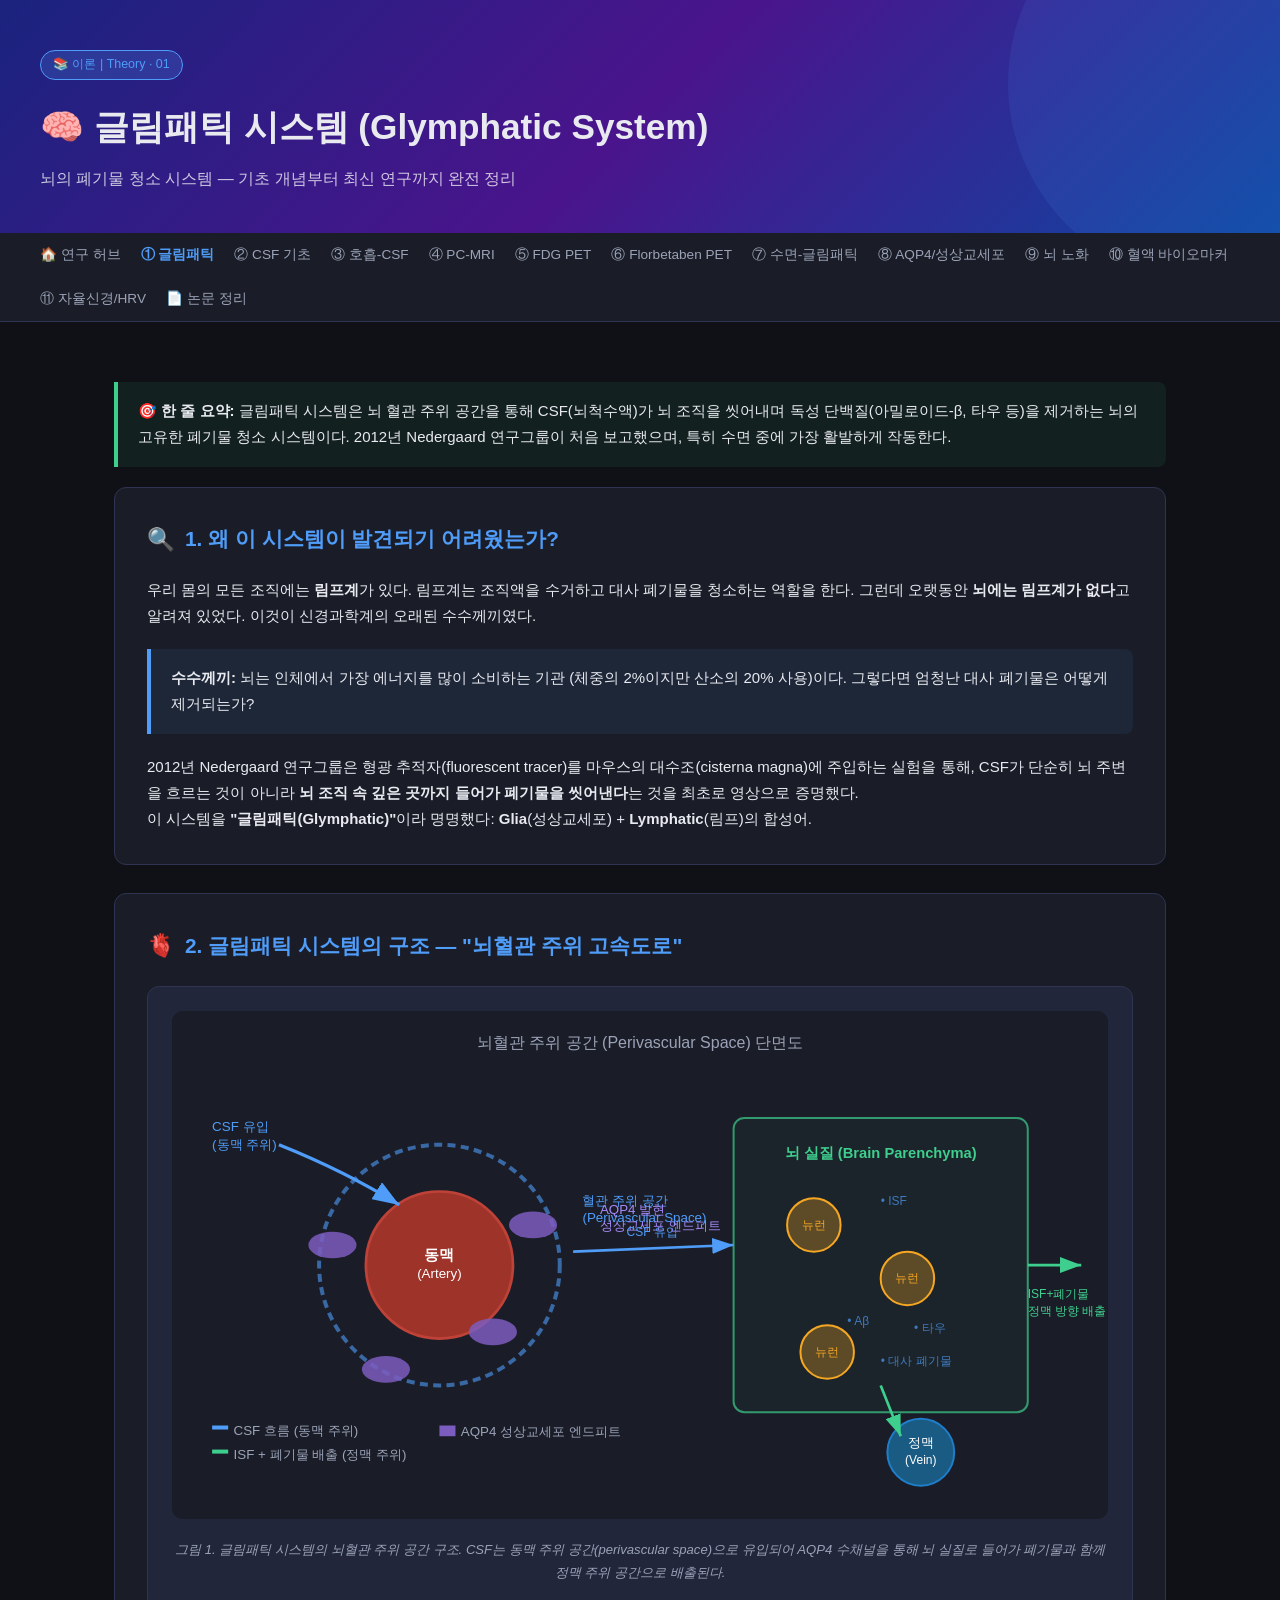
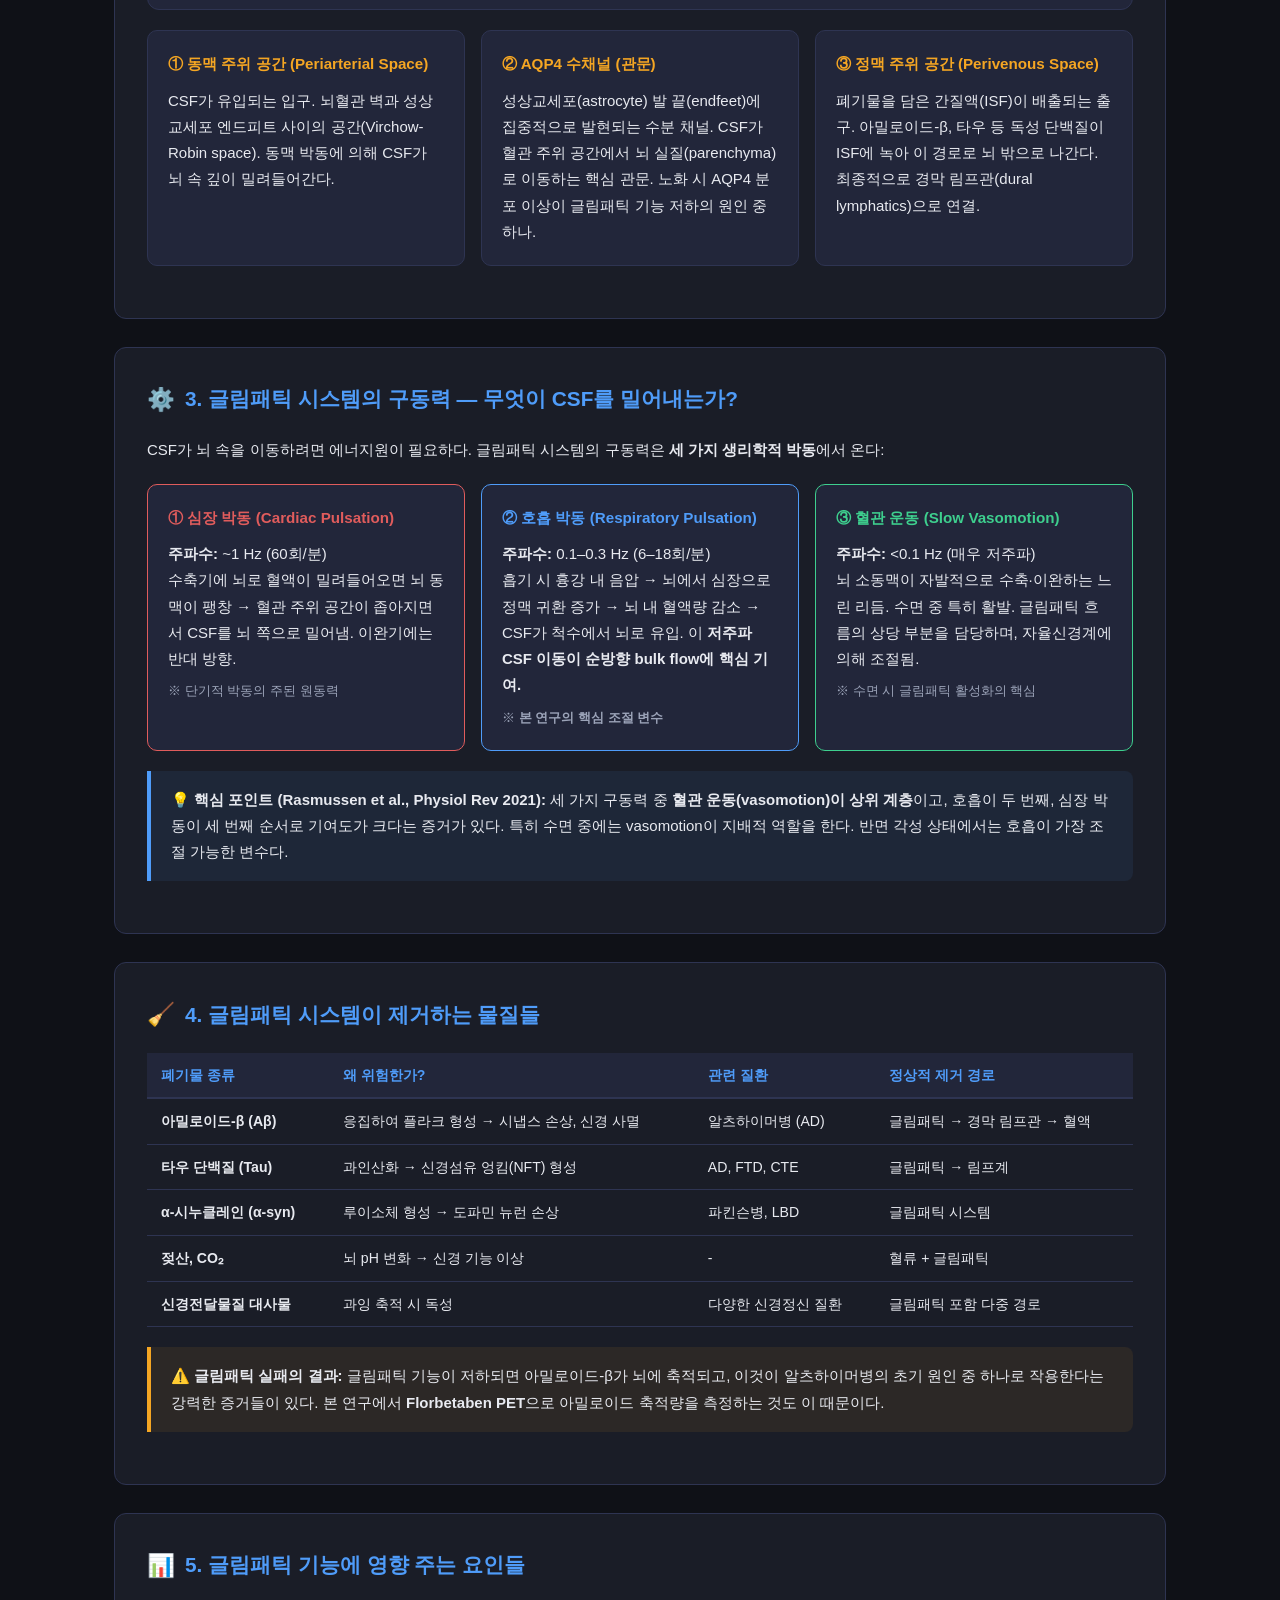
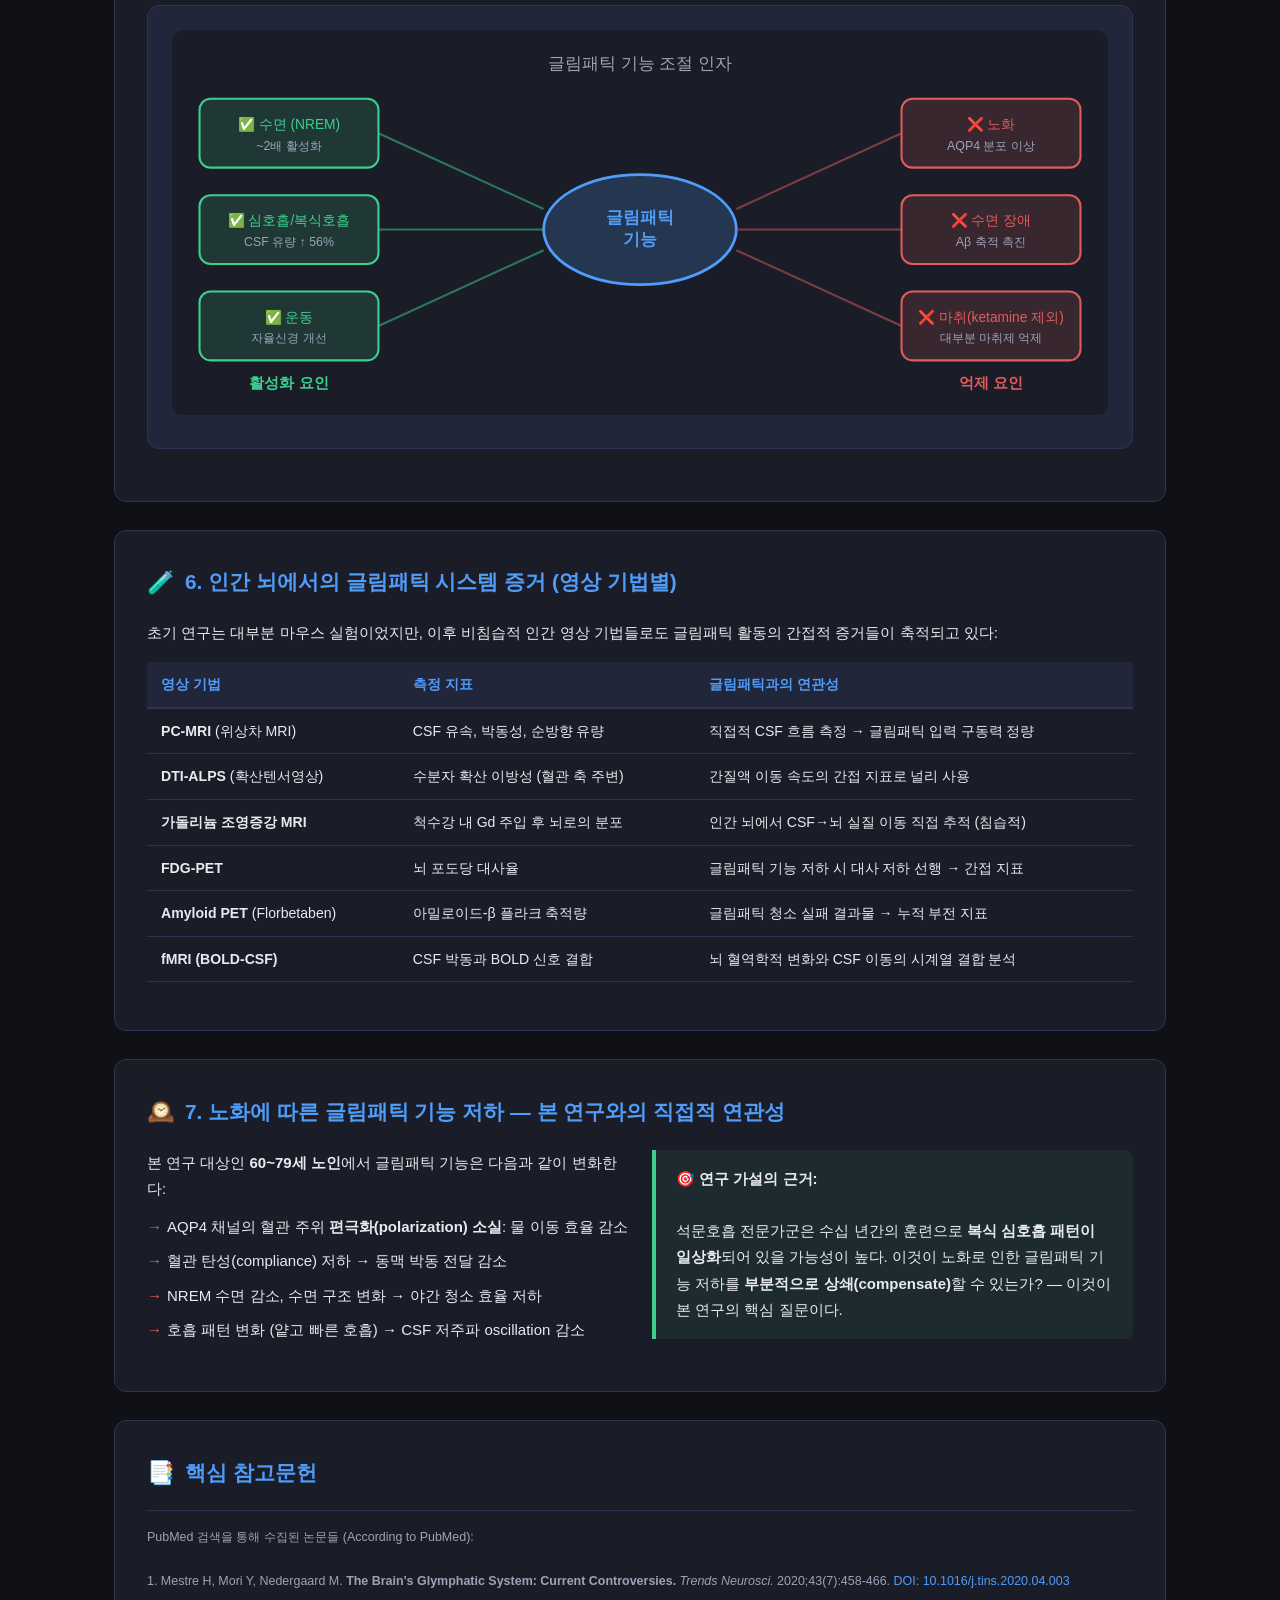
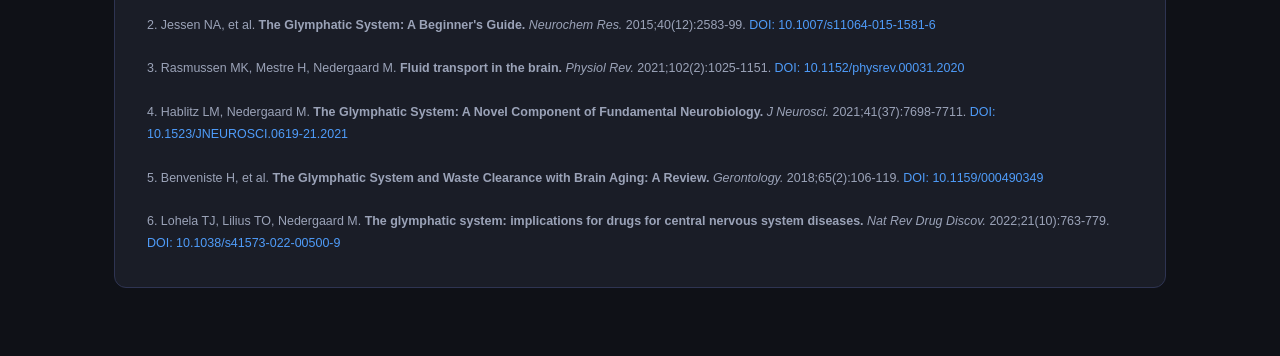
<file: 01_theory/01_glymphatic_system.html>
<!DOCTYPE html>
<html lang="ko">
<head>
<meta charset="UTF-8">
<meta name="viewport" content="width=device-width, initial-scale=1.0">
<title>글림패틱 시스템 (Glymphatic System) | RSP_PET 이론 정리</title>
<style>
  :root {
    --bg: #0f1117; --surface: #1a1d27; --surface2: #22263a;
    --accent: #4f9cf9; --accent2: #7c5cbf; --green: #3ecf8e;
    --orange: #f5a623; --red: #e05c5c; --text: #e8eaf0; --text2: #9ba3b8;
    --border: #2e3452;
  }
  * { box-sizing: border-box; margin: 0; padding: 0; }
  body { background: var(--bg); color: var(--text); font-family: 'Segoe UI', sans-serif; font-size: 15px; line-height: 1.75; }

  .hero { background: linear-gradient(135deg, #1a237e 0%, #4a148c 50%, #0d47a1 100%); padding: 50px 40px 40px; position: relative; overflow: hidden; }
  .hero::before { content: ''; position: absolute; top: -50%; right: -10%; width: 400px; height: 400px; background: rgba(79,156,249,0.1); border-radius: 50%; }
  .hero h1 { font-size: 2.2rem; font-weight: 700; margin-bottom: 8px; }
  .hero p { color: rgba(255,255,255,0.75); font-size: 1rem; max-width: 700px; }
  .badge { display: inline-block; background: rgba(79,156,249,0.2); border: 1px solid var(--accent); color: var(--accent); border-radius: 20px; padding: 3px 12px; font-size: 0.78rem; margin-bottom: 16px; }

  .nav-bar { background: var(--surface); border-bottom: 1px solid var(--border); padding: 10px 40px; display: flex; gap: 20px; flex-wrap: wrap; }
  .nav-bar a { color: var(--text2); text-decoration: none; font-size: 0.85rem; transition: color .2s; }
  .nav-bar a:hover { color: var(--accent); }
  .nav-bar a.active { color: var(--accent); font-weight: 600; }

  .container { max-width: 1100px; margin: 0 auto; padding: 40px 24px; }

  .section { background: var(--surface); border: 1px solid var(--border); border-radius: 12px; padding: 32px; margin-bottom: 28px; }
  .section-title { font-size: 1.3rem; font-weight: 700; color: var(--accent); margin-bottom: 18px; display: flex; align-items: center; gap: 10px; }
  .section-title .icon { font-size: 1.4rem; }

  .highlight-box { background: rgba(79,156,249,0.08); border-left: 4px solid var(--accent); border-radius: 0 8px 8px 0; padding: 16px 20px; margin: 20px 0; }
  .warning-box { background: rgba(245,166,35,0.08); border-left: 4px solid var(--orange); border-radius: 0 8px 8px 0; padding: 16px 20px; margin: 20px 0; }
  .key-box { background: rgba(62,207,142,0.08); border-left: 4px solid var(--green); border-radius: 0 8px 8px 0; padding: 16px 20px; margin: 20px 0; }

  .grid-2 { display: grid; grid-template-columns: 1fr 1fr; gap: 20px; margin: 20px 0; }
  .grid-3 { display: grid; grid-template-columns: 1fr 1fr 1fr; gap: 16px; margin: 20px 0; }
  .card { background: var(--surface2); border: 1px solid var(--border); border-radius: 10px; padding: 20px; }
  .card h4 { color: var(--orange); font-size: 0.95rem; margin-bottom: 10px; }

  /* SVG 다이어그램 */
  .diagram-container { background: var(--surface2); border: 1px solid var(--border); border-radius: 12px; padding: 24px; margin: 20px 0; text-align: center; }
  .diagram-label { font-size: 0.82rem; color: var(--text2); margin-top: 12px; font-style: italic; }

  .step-flow { display: flex; align-items: center; gap: 8px; flex-wrap: wrap; margin: 20px 0; }
  .step { background: var(--surface2); border: 1px solid var(--accent); border-radius: 8px; padding: 10px 16px; font-size: 0.88rem; text-align: center; flex: 1; min-width: 120px; }
  .arrow { color: var(--accent); font-size: 1.4rem; flex-shrink: 0; }

  table { width: 100%; border-collapse: collapse; margin: 16px 0; font-size: 0.88rem; }
  th { background: var(--surface2); color: var(--accent); padding: 10px 14px; text-align: left; border-bottom: 2px solid var(--border); }
  td { padding: 10px 14px; border-bottom: 1px solid var(--border); color: var(--text); }
  tr:hover td { background: rgba(255,255,255,0.02); }

  .ref { font-size: 0.78rem; color: var(--text2); margin-top: 16px; padding-top: 16px; border-top: 1px solid var(--border); }
  .ref a { color: var(--accent); text-decoration: none; }
  .ref a:hover { text-decoration: underline; }

  .two-col { display: grid; grid-template-columns: 1fr 1fr; gap: 24px; }

  @media (max-width: 768px) { .grid-2, .grid-3, .two-col { grid-template-columns: 1fr; } .hero { padding: 30px 20px; } .container { padding: 20px 14px; } }
</style>
<link rel="stylesheet" href="../mobile.css">
</head>
<body>

<div class="hero">
  <div class="badge">📚 이론 | Theory · 01</div>
  <h1>🧠 글림패틱 시스템 (Glymphatic System)</h1>
  <p>뇌의 폐기물 청소 시스템 — 기초 개념부터 최신 연구까지 완전 정리</p>
</div>

<div class="nav-bar">
  <a href="../index.html">🏠 연구 허브</a>
  <a href="01_glymphatic_system.html" class="active">① 글림패틱</a>
  <a href="02_csf_basics.html">② CSF 기초</a>
  <a href="03_respiration_csf_mechanism.html">③ 호흡-CSF</a>
  <a href="04_pcmri.html">④ PC-MRI</a>
  <a href="05_fdg_pet.html">⑤ FDG PET</a>
  <a href="06_florbetaben_pet.html">⑥ Florbetaben PET</a>
  <a href="07_sleep_glymphatic.html">⑦ 수면-글림패틱</a>
  <a href="08_aqp4_astrocytes.html">⑧ AQP4/성상교세포</a>
  <a href="09_brain_aging.html">⑨ 뇌 노화</a>
  <a href="10_blood_biomarkers.html">⑩ 혈액 바이오마커</a>
  <a href="11_autonomic_hrv.html">⑪ 자율신경/HRV</a>
  <a href="../02_paper/paper_index.html">📄 논문 정리</a>
</div>

<div class="container">

  <!-- 핵심 요약 -->
  <div class="key-box">
    <strong>🎯 한 줄 요약:</strong> 글림패틱 시스템은 뇌 혈관 주위 공간을 통해 CSF(뇌척수액)가 뇌 조직을 씻어내며 독성 단백질(아밀로이드-β, 타우 등)을 제거하는 뇌의 고유한 폐기물 청소 시스템이다. 2012년 Nedergaard 연구그룹이 처음 보고했으며, 특히 수면 중에 가장 활발하게 작동한다.
  </div>

  <!-- 1. 발견 배경 -->
  <div class="section">
    <div class="section-title"><span class="icon">🔍</span> 1. 왜 이 시스템이 발견되기 어려웠는가?</div>
    <p>우리 몸의 모든 조직에는 <strong>림프계</strong>가 있다. 림프계는 조직액을 수거하고 대사 폐기물을 청소하는 역할을 한다. 그런데 오랫동안 <strong>뇌에는 림프계가 없다</strong>고 알려져 있었다. 이것이 신경과학계의 오래된 수수께끼였다.</p>
    <div class="highlight-box">
      <strong>수수께끼:</strong> 뇌는 인체에서 가장 에너지를 많이 소비하는 기관 (체중의 2%이지만 산소의 20% 사용)이다. 그렇다면 엄청난 대사 폐기물은 어떻게 제거되는가?
    </div>
    <p>2012년 Nedergaard 연구그룹은 형광 추적자(fluorescent tracer)를 마우스의 대수조(cisterna magna)에 주입하는 실험을 통해, CSF가 단순히 뇌 주변을 흐르는 것이 아니라 <strong>뇌 조직 속 깊은 곳까지 들어가 폐기물을 씻어낸다</strong>는 것을 최초로 영상으로 증명했다.</p>
    <p>이 시스템을 <strong>"글림패틱(Glymphatic)"</strong>이라 명명했다: <strong>Glia</strong>(성상교세포) + <strong>Lymphatic</strong>(림프)의 합성어.</p>
  </div>

  <!-- 2. 해부학적 구조 -->
  <div class="section">
    <div class="section-title"><span class="icon">🫀</span> 2. 글림패틱 시스템의 구조 — "뇌혈관 주위 고속도로"</div>

    <div class="diagram-container">
      <svg viewBox="0 0 700 380" xmlns="http://www.w3.org/2000/svg" style="max-width:100%; height:auto;">
        <!-- 배경 -->
        <rect width="700" height="380" fill="#1a1d27" rx="8"/>

        <!-- 제목 -->
        <text x="350" y="28" fill="#9ba3b8" font-size="12" text-anchor="middle">뇌혈관 주위 공간 (Perivascular Space) 단면도</text>

        <!-- 동맥 단면 -->
        <circle cx="200" cy="190" r="55" fill="#c0392b" opacity="0.8" stroke="#e74c3c" stroke-width="2"/>
        <text x="200" y="186" fill="white" font-size="11" text-anchor="middle" font-weight="bold">동맥</text>
        <text x="200" y="200" fill="white" font-size="10" text-anchor="middle">(Artery)</text>

        <!-- 혈관 주위 공간 -->
        <circle cx="200" cy="190" r="90" fill="none" stroke="#4f9cf9" stroke-width="3" stroke-dasharray="6,4" opacity="0.6"/>
        <text x="307" y="145" fill="#4f9cf9" font-size="10">혈관 주위 공간</text>
        <text x="307" y="158" fill="#4f9cf9" font-size="10">(Perivascular Space)</text>

        <!-- 성상교세포 엔드피트 -->
        <ellipse cx="270" cy="160" rx="18" ry="10" fill="#7c5cbf" opacity="0.85"/>
        <ellipse cx="240" cy="240" rx="18" ry="10" fill="#7c5cbf" opacity="0.85"/>
        <ellipse cx="160" cy="268" rx="18" ry="10" fill="#7c5cbf" opacity="0.85"/>
        <ellipse cx="120" cy="175" rx="18" ry="10" fill="#7c5cbf" opacity="0.85"/>
        <text x="320" y="152" fill="#a78bfa" font-size="10">AQP4 발현</text>
        <text x="320" y="164" fill="#a78bfa" font-size="10">성상교세포 엔드피트</text>

        <!-- CSF 흐름 화살표 (들어오는 방향 - 동맥 옆) -->
        <defs>
          <marker id="arrowBlue" markerWidth="8" markerHeight="6" refX="8" refY="3" orient="auto">
            <polygon points="0 0, 8 3, 0 6" fill="#4f9cf9"/>
          </marker>
          <marker id="arrowGreen" markerWidth="8" markerHeight="6" refX="8" refY="3" orient="auto">
            <polygon points="0 0, 8 3, 0 6" fill="#3ecf8e"/>
          </marker>
        </defs>
        <path d="M 80,100 Q 130,120 170,145" stroke="#4f9cf9" stroke-width="2.5" fill="none" marker-end="url(#arrowBlue)"/>
        <text x="30" y="90" fill="#4f9cf9" font-size="10">CSF 유입</text>
        <text x="30" y="103" fill="#4f9cf9" font-size="10">(동맥 주위)</text>

        <!-- 오른쪽 섹션 - 뇌실질 -->
        <rect x="420" y="80" width="220" height="220" fill="rgba(62,207,142,0.05)" stroke="#3ecf8e" stroke-width="1.5" rx="8" opacity="0.7"/>
        <text x="530" y="110" fill="#3ecf8e" font-size="11" text-anchor="middle" font-weight="bold">뇌 실질 (Brain Parenchyma)</text>

        <!-- 뉴런 -->
        <circle cx="480" cy="160" r="20" fill="rgba(245,166,35,0.3)" stroke="#f5a623" stroke-width="1.5"/>
        <text x="480" y="163" fill="#f5a623" font-size="9" text-anchor="middle">뉴런</text>
        <circle cx="550" cy="200" r="20" fill="rgba(245,166,35,0.3)" stroke="#f5a623" stroke-width="1.5"/>
        <text x="550" y="203" fill="#f5a623" font-size="9" text-anchor="middle">뉴런</text>
        <circle cx="490" cy="255" r="20" fill="rgba(245,166,35,0.3)" stroke="#f5a623" stroke-width="1.5"/>
        <text x="490" y="258" fill="#f5a623" font-size="9" text-anchor="middle">뉴런</text>

        <!-- ISF (간질액) -->
        <text x="530" y="145" fill="rgba(79,156,249,0.7)" font-size="9">• ISF</text>
        <text x="505" y="235" fill="rgba(79,156,249,0.7)" font-size="9">• Aβ</text>
        <text x="555" y="240" fill="rgba(79,156,249,0.7)" font-size="9">• 타우</text>
        <text x="530" y="265" fill="rgba(79,156,249,0.7)" font-size="9">• 대사 폐기물</text>

        <!-- CSF → 실질 화살표 -->
        <path d="M 300,180 L 420,175" stroke="#4f9cf9" stroke-width="2" fill="none" marker-end="url(#arrowBlue)"/>
        <text x="340" y="168" fill="#4f9cf9" font-size="9">CSF 유입</text>

        <!-- 실질 → 정맥 방향 -->
        <path d="M 640,190 L 680,190" stroke="#3ecf8e" stroke-width="2" fill="none" marker-end="url(#arrowGreen)"/>
        <text x="640" y="215" fill="#3ecf8e" font-size="9">ISF+폐기물</text>
        <text x="640" y="227" fill="#3ecf8e" font-size="9">정맥 방향 배출</text>

        <!-- 정맥 -->
        <circle cx="560" cy="330" r="25" fill="#1a6b9a" opacity="0.8" stroke="#2196f3" stroke-width="1.5"/>
        <text x="560" y="326" fill="white" font-size="10" text-anchor="middle">정맥</text>
        <text x="560" y="339" fill="white" font-size="9" text-anchor="middle">(Vein)</text>
        <path d="M 530,280 Q 540,305 545,318" stroke="#3ecf8e" stroke-width="2" fill="none" marker-end="url(#arrowGreen)"/>

        <!-- 범례 -->
        <rect x="30" y="310" width="12" height="3" fill="#4f9cf9"/>
        <text x="46" y="317" fill="#9ba3b8" font-size="10">CSF 흐름 (동맥 주위)</text>
        <rect x="30" y="328" width="12" height="3" fill="#3ecf8e"/>
        <text x="46" y="335" fill="#9ba3b8" font-size="10">ISF + 폐기물 배출 (정맥 주위)</text>
        <rect x="200" y="310" width="12" height="8" fill="#7c5cbf"/>
        <text x="216" y="318" fill="#9ba3b8" font-size="10">AQP4 성상교세포 엔드피트</text>
      </svg>
      <p class="diagram-label">그림 1. 글림패틱 시스템의 뇌혈관 주위 공간 구조. CSF는 동맥 주위 공간(perivascular space)으로 유입되어 AQP4 수채널을 통해 뇌 실질로 들어가 폐기물과 함께 정맥 주위 공간으로 배출된다.</p>
    </div>

    <div class="grid-3">
      <div class="card">
        <h4>① 동맥 주위 공간 (Periarterial Space)</h4>
        <p>CSF가 유입되는 입구. 뇌혈관 벽과 성상교세포 엔드피트 사이의 공간(Virchow-Robin space). 동맥 박동에 의해 CSF가 뇌 속 깊이 밀려들어간다.</p>
      </div>
      <div class="card">
        <h4>② AQP4 수채널 (관문)</h4>
        <p>성상교세포(astrocyte) 발 끝(endfeet)에 집중적으로 발현되는 수분 채널. CSF가 혈관 주위 공간에서 뇌 실질(parenchyma)로 이동하는 핵심 관문. 노화 시 AQP4 분포 이상이 글림패틱 기능 저하의 원인 중 하나.</p>
      </div>
      <div class="card">
        <h4>③ 정맥 주위 공간 (Perivenous Space)</h4>
        <p>폐기물을 담은 간질액(ISF)이 배출되는 출구. 아밀로이드-β, 타우 등 독성 단백질이 ISF에 녹아 이 경로로 뇌 밖으로 나간다. 최종적으로 경막 림프관(dural lymphatics)으로 연결.</p>
      </div>
    </div>
  </div>

  <!-- 3. 작동 메커니즘 -->
  <div class="section">
    <div class="section-title"><span class="icon">⚙️</span> 3. 글림패틱 시스템의 구동력 — 무엇이 CSF를 밀어내는가?</div>

    <p>CSF가 뇌 속을 이동하려면 에너지원이 필요하다. 글림패틱 시스템의 구동력은 <strong>세 가지 생리학적 박동</strong>에서 온다:</p>

    <div class="grid-3">
      <div class="card" style="border-color: #e05c5c;">
        <h4 style="color: #e05c5c;">① 심장 박동 (Cardiac Pulsation)</h4>
        <p><strong>주파수:</strong> ~1 Hz (60회/분)<br>수축기에 뇌로 혈액이 밀려들어오면 뇌 동맥이 팽창 → 혈관 주위 공간이 좁아지면서 CSF를 뇌 쪽으로 밀어냄. 이완기에는 반대 방향.</p>
        <p style="margin-top: 8px; font-size:0.82rem; color: var(--text2);">※ 단기적 박동의 주된 원동력</p>
      </div>
      <div class="card" style="border-color: #4f9cf9;">
        <h4 style="color: #4f9cf9;">② 호흡 박동 (Respiratory Pulsation)</h4>
        <p><strong>주파수:</strong> 0.1–0.3 Hz (6–18회/분)<br>흡기 시 흉강 내 음압 → 뇌에서 심장으로 정맥 귀환 증가 → 뇌 내 혈액량 감소 → CSF가 척수에서 뇌로 유입. 이 <strong>저주파 CSF 이동이 순방향 bulk flow에 핵심 기여.</strong></p>
        <p style="margin-top: 8px; font-size:0.82rem; color: var(--text2);">※ <strong>본 연구의 핵심 조절 변수</strong></p>
      </div>
      <div class="card" style="border-color: #3ecf8e;">
        <h4 style="color: #3ecf8e;">③ 혈관 운동 (Slow Vasomotion)</h4>
        <p><strong>주파수:</strong> &lt;0.1 Hz (매우 저주파)<br>뇌 소동맥이 자발적으로 수축·이완하는 느린 리듬. 수면 중 특히 활발. 글림패틱 흐름의 상당 부분을 담당하며, 자율신경계에 의해 조절됨.</p>
        <p style="margin-top: 8px; font-size:0.82rem; color: var(--text2);">※ 수면 시 글림패틱 활성화의 핵심</p>
      </div>
    </div>

    <div class="highlight-box" style="margin-top:20px;">
      <strong>💡 핵심 포인트 (Rasmussen et al., Physiol Rev 2021):</strong> 세 가지 구동력 중 <strong>혈관 운동(vasomotion)이 상위 계층</strong>이고, 호흡이 두 번째, 심장 박동이 세 번째 순서로 기여도가 크다는 증거가 있다. 특히 수면 중에는 vasomotion이 지배적 역할을 한다. 반면 각성 상태에서는 호흡이 가장 조절 가능한 변수다.
    </div>
  </div>

  <!-- 4. 청소되는 물질들 -->
  <div class="section">
    <div class="section-title"><span class="icon">🧹</span> 4. 글림패틱 시스템이 제거하는 물질들</div>

    <table>
      <tr>
        <th>폐기물 종류</th>
        <th>왜 위험한가?</th>
        <th>관련 질환</th>
        <th>정상적 제거 경로</th>
      </tr>
      <tr>
        <td><strong>아밀로이드-β (Aβ)</strong></td>
        <td>응집하여 플라크 형성 → 시냅스 손상, 신경 사멸</td>
        <td>알츠하이머병 (AD)</td>
        <td>글림패틱 → 경막 림프관 → 혈액</td>
      </tr>
      <tr>
        <td><strong>타우 단백질 (Tau)</strong></td>
        <td>과인산화 → 신경섬유 엉킴(NFT) 형성</td>
        <td>AD, FTD, CTE</td>
        <td>글림패틱 → 림프계</td>
      </tr>
      <tr>
        <td><strong>α-시누클레인 (α-syn)</strong></td>
        <td>루이소체 형성 → 도파민 뉴런 손상</td>
        <td>파킨슨병, LBD</td>
        <td>글림패틱 시스템</td>
      </tr>
      <tr>
        <td><strong>젖산, CO₂</strong></td>
        <td>뇌 pH 변화 → 신경 기능 이상</td>
        <td>-</td>
        <td>혈류 + 글림패틱</td>
      </tr>
      <tr>
        <td><strong>신경전달물질 대사물</strong></td>
        <td>과잉 축적 시 독성</td>
        <td>다양한 신경정신 질환</td>
        <td>글림패틱 포함 다중 경로</td>
      </tr>
    </table>

    <div class="warning-box">
      <strong>⚠️ 글림패틱 실패의 결과:</strong> 글림패틱 기능이 저하되면 아밀로이드-β가 뇌에 축적되고, 이것이 알츠하이머병의 초기 원인 중 하나로 작용한다는 강력한 증거들이 있다. 본 연구에서 <strong>Florbetaben PET</strong>으로 아밀로이드 축적량을 측정하는 것도 이 때문이다.
    </div>
  </div>

  <!-- 5. 활성화 요인 -->
  <div class="section">
    <div class="section-title"><span class="icon">📊</span> 5. 글림패틱 기능에 영향 주는 요인들</div>

    <div class="diagram-container">
      <svg viewBox="0 0 680 280" xmlns="http://www.w3.org/2000/svg" style="max-width:100%; height:auto;">
        <rect width="680" height="280" fill="#1a1d27" rx="8"/>
        <text x="340" y="28" fill="#9ba3b8" font-size="12" text-anchor="middle">글림패틱 기능 조절 인자</text>

        <!-- 중심 -->
        <ellipse cx="340" cy="145" rx="70" ry="40" fill="rgba(79,156,249,0.2)" stroke="#4f9cf9" stroke-width="2"/>
        <text x="340" y="140" fill="#4f9cf9" font-size="12" text-anchor="middle" font-weight="bold">글림패틱</text>
        <text x="340" y="156" fill="#4f9cf9" font-size="12" text-anchor="middle" font-weight="bold">기능</text>

        <!-- 활성화 요인 -->
        <rect x="20" y="50" width="130" height="50" rx="8" fill="rgba(62,207,142,0.15)" stroke="#3ecf8e" stroke-width="1.5"/>
        <text x="85" y="72" fill="#3ecf8e" font-size="10" text-anchor="middle">✅ 수면 (NREM)</text>
        <text x="85" y="87" fill="#9ba3b8" font-size="9" text-anchor="middle">~2배 활성화</text>
        <line x1="150" y1="75" x2="270" y2="130" stroke="#3ecf8e" stroke-width="1.5" opacity="0.5"/>

        <rect x="20" y="120" width="130" height="50" rx="8" fill="rgba(62,207,142,0.15)" stroke="#3ecf8e" stroke-width="1.5"/>
        <text x="85" y="142" fill="#3ecf8e" font-size="10" text-anchor="middle">✅ 심호흡/복식호흡</text>
        <text x="85" y="157" fill="#9ba3b8" font-size="9" text-anchor="middle">CSF 유량 ↑ 56%</text>
        <line x1="150" y1="145" x2="270" y2="145" stroke="#3ecf8e" stroke-width="1.5" opacity="0.5"/>

        <rect x="20" y="190" width="130" height="50" rx="8" fill="rgba(62,207,142,0.15)" stroke="#3ecf8e" stroke-width="1.5"/>
        <text x="85" y="212" fill="#3ecf8e" font-size="10" text-anchor="middle">✅ 운동</text>
        <text x="85" y="227" fill="#9ba3b8" font-size="9" text-anchor="middle">자율신경 개선</text>
        <line x1="150" y1="215" x2="270" y2="160" stroke="#3ecf8e" stroke-width="1.5" opacity="0.5"/>

        <!-- 억제 요인 -->
        <rect x="530" y="50" width="130" height="50" rx="8" fill="rgba(224,92,92,0.15)" stroke="#e05c5c" stroke-width="1.5"/>
        <text x="595" y="72" fill="#e05c5c" font-size="10" text-anchor="middle">❌ 노화</text>
        <text x="595" y="87" fill="#9ba3b8" font-size="9" text-anchor="middle">AQP4 분포 이상</text>
        <line x1="530" y1="75" x2="410" y2="130" stroke="#e05c5c" stroke-width="1.5" opacity="0.5"/>

        <rect x="530" y="120" width="130" height="50" rx="8" fill="rgba(224,92,92,0.15)" stroke="#e05c5c" stroke-width="1.5"/>
        <text x="595" y="142" fill="#e05c5c" font-size="10" text-anchor="middle">❌ 수면 장애</text>
        <text x="595" y="157" fill="#9ba3b8" font-size="9" text-anchor="middle">Aβ 축적 촉진</text>
        <line x1="530" y1="145" x2="410" y2="145" stroke="#e05c5c" stroke-width="1.5" opacity="0.5"/>

        <rect x="530" y="190" width="130" height="50" rx="8" fill="rgba(224,92,92,0.15)" stroke="#e05c5c" stroke-width="1.5"/>
        <text x="595" y="212" fill="#e05c5c" font-size="10" text-anchor="middle">❌ 마취(ketamine 제외)</text>
        <text x="595" y="227" fill="#9ba3b8" font-size="9" text-anchor="middle">대부분 마취제 억제</text>
        <line x1="530" y1="215" x2="410" y2="160" stroke="#e05c5c" stroke-width="1.5" opacity="0.5"/>

        <!-- 라벨 -->
        <text x="85" y="260" fill="#3ecf8e" font-size="11" text-anchor="middle" font-weight="bold">활성화 요인</text>
        <text x="595" y="260" fill="#e05c5c" font-size="11" text-anchor="middle" font-weight="bold">억제 요인</text>
      </svg>
    </div>
  </div>

  <!-- 6. 인간 뇌에서의 증거 -->
  <div class="section">
    <div class="section-title"><span class="icon">🧪</span> 6. 인간 뇌에서의 글림패틱 시스템 증거 (영상 기법별)</div>

    <p>초기 연구는 대부분 마우스 실험이었지만, 이후 비침습적 인간 영상 기법들로도 글림패틱 활동의 간접적 증거들이 축적되고 있다:</p>

    <table>
      <tr>
        <th>영상 기법</th>
        <th>측정 지표</th>
        <th>글림패틱과의 연관성</th>
      </tr>
      <tr>
        <td><strong>PC-MRI</strong> (위상차 MRI)</td>
        <td>CSF 유속, 박동성, 순방향 유량</td>
        <td>직접적 CSF 흐름 측정 → 글림패틱 입력 구동력 정량</td>
      </tr>
      <tr>
        <td><strong>DTI-ALPS</strong> (확산텐서영상)</td>
        <td>수분자 확산 이방성 (혈관 축 주변)</td>
        <td>간질액 이동 속도의 간접 지표로 널리 사용</td>
      </tr>
      <tr>
        <td><strong>가돌리늄 조영증강 MRI</strong></td>
        <td>척수강 내 Gd 주입 후 뇌로의 분포</td>
        <td>인간 뇌에서 CSF→뇌 실질 이동 직접 추적 (침습적)</td>
      </tr>
      <tr>
        <td><strong>FDG-PET</strong></td>
        <td>뇌 포도당 대사율</td>
        <td>글림패틱 기능 저하 시 대사 저하 선행 → 간접 지표</td>
      </tr>
      <tr>
        <td><strong>Amyloid PET</strong> (Florbetaben)</td>
        <td>아밀로이드-β 플라크 축적량</td>
        <td>글림패틱 청소 실패 결과물 → 누적 부전 지표</td>
      </tr>
      <tr>
        <td><strong>fMRI (BOLD-CSF)</strong></td>
        <td>CSF 박동과 BOLD 신호 결합</td>
        <td>뇌 혈역학적 변화와 CSF 이동의 시계열 결합 분석</td>
      </tr>
    </table>
  </div>

  <!-- 7. 노화와 글림패틱 -->
  <div class="section">
    <div class="section-title"><span class="icon">🕰️</span> 7. 노화에 따른 글림패틱 기능 저하 — 본 연구와의 직접적 연관성</div>

    <div class="two-col">
      <div>
        <p>본 연구 대상인 <strong>60~79세 노인</strong>에서 글림패틱 기능은 다음과 같이 변화한다:</p>
        <ul style="margin-top: 12px; list-style: none; padding: 0;">
          <li style="margin-bottom: 8px; padding-left: 20px; position:relative;">
            <span style="position:absolute; left:0; color:var(--red);">→</span>
            AQP4 채널의 혈관 주위 <strong>편극화(polarization) 소실</strong>: 물 이동 효율 감소
          </li>
          <li style="margin-bottom: 8px; padding-left: 20px; position:relative;">
            <span style="position:absolute; left:0; color:var(--red);">→</span>
            혈관 탄성(compliance) 저하 → 동맥 박동 전달 감소
          </li>
          <li style="margin-bottom: 8px; padding-left: 20px; position:relative;">
            <span style="position:absolute; left:0; color:var(--red);">→</span>
            NREM 수면 감소, 수면 구조 변화 → 야간 청소 효율 저하
          </li>
          <li style="margin-bottom: 8px; padding-left: 20px; position:relative;">
            <span style="position:absolute; left:0; color:var(--red);">→</span>
            호흡 패턴 변화 (얕고 빠른 호흡) → CSF 저주파 oscillation 감소
          </li>
        </ul>
      </div>
      <div>
        <div class="key-box" style="margin-top:0;">
          <strong>🎯 연구 가설의 근거:</strong><br><br>
          석문호흡 전문가군은 수십 년간의 훈련으로 <strong>복식 심호흡 패턴이 일상화</strong>되어 있을 가능성이 높다. 이것이 노화로 인한 글림패틱 기능 저하를 <strong>부분적으로 상쇄(compensate)</strong>할 수 있는가? — 이것이 본 연구의 핵심 질문이다.
        </div>
      </div>
    </div>
  </div>

  <!-- 참고문헌 -->
  <div class="section">
    <div class="section-title"><span class="icon">📑</span> 핵심 참고문헌</div>
    <div class="ref">
      <p>PubMed 검색을 통해 수집된 논문들 (According to PubMed):</p><br>
      <p>1. Mestre H, Mori Y, Nedergaard M. <strong>The Brain's Glymphatic System: Current Controversies.</strong> <em>Trends Neurosci.</em> 2020;43(7):458-466. <a href="https://doi.org/10.1016/j.tins.2020.04.003" target="_blank">DOI: 10.1016/j.tins.2020.04.003</a></p><br>
      <p>2. Jessen NA, et al. <strong>The Glymphatic System: A Beginner's Guide.</strong> <em>Neurochem Res.</em> 2015;40(12):2583-99. <a href="https://doi.org/10.1007/s11064-015-1581-6" target="_blank">DOI: 10.1007/s11064-015-1581-6</a></p><br>
      <p>3. Rasmussen MK, Mestre H, Nedergaard M. <strong>Fluid transport in the brain.</strong> <em>Physiol Rev.</em> 2021;102(2):1025-1151. <a href="https://doi.org/10.1152/physrev.00031.2020" target="_blank">DOI: 10.1152/physrev.00031.2020</a></p><br>
      <p>4. Hablitz LM, Nedergaard M. <strong>The Glymphatic System: A Novel Component of Fundamental Neurobiology.</strong> <em>J Neurosci.</em> 2021;41(37):7698-7711. <a href="https://doi.org/10.1523/JNEUROSCI.0619-21.2021" target="_blank">DOI: 10.1523/JNEUROSCI.0619-21.2021</a></p><br>
      <p>5. Benveniste H, et al. <strong>The Glymphatic System and Waste Clearance with Brain Aging: A Review.</strong> <em>Gerontology.</em> 2018;65(2):106-119. <a href="https://doi.org/10.1159/000490349" target="_blank">DOI: 10.1159/000490349</a></p><br>
      <p>6. Lohela TJ, Lilius TO, Nedergaard M. <strong>The glymphatic system: implications for drugs for central nervous system diseases.</strong> <em>Nat Rev Drug Discov.</em> 2022;21(10):763-779. <a href="https://doi.org/10.1038/s41573-022-00500-9" target="_blank">DOI: 10.1038/s41573-022-00500-9</a></p>
    </div>
  </div>

</div>
</body>
</html>
</file>
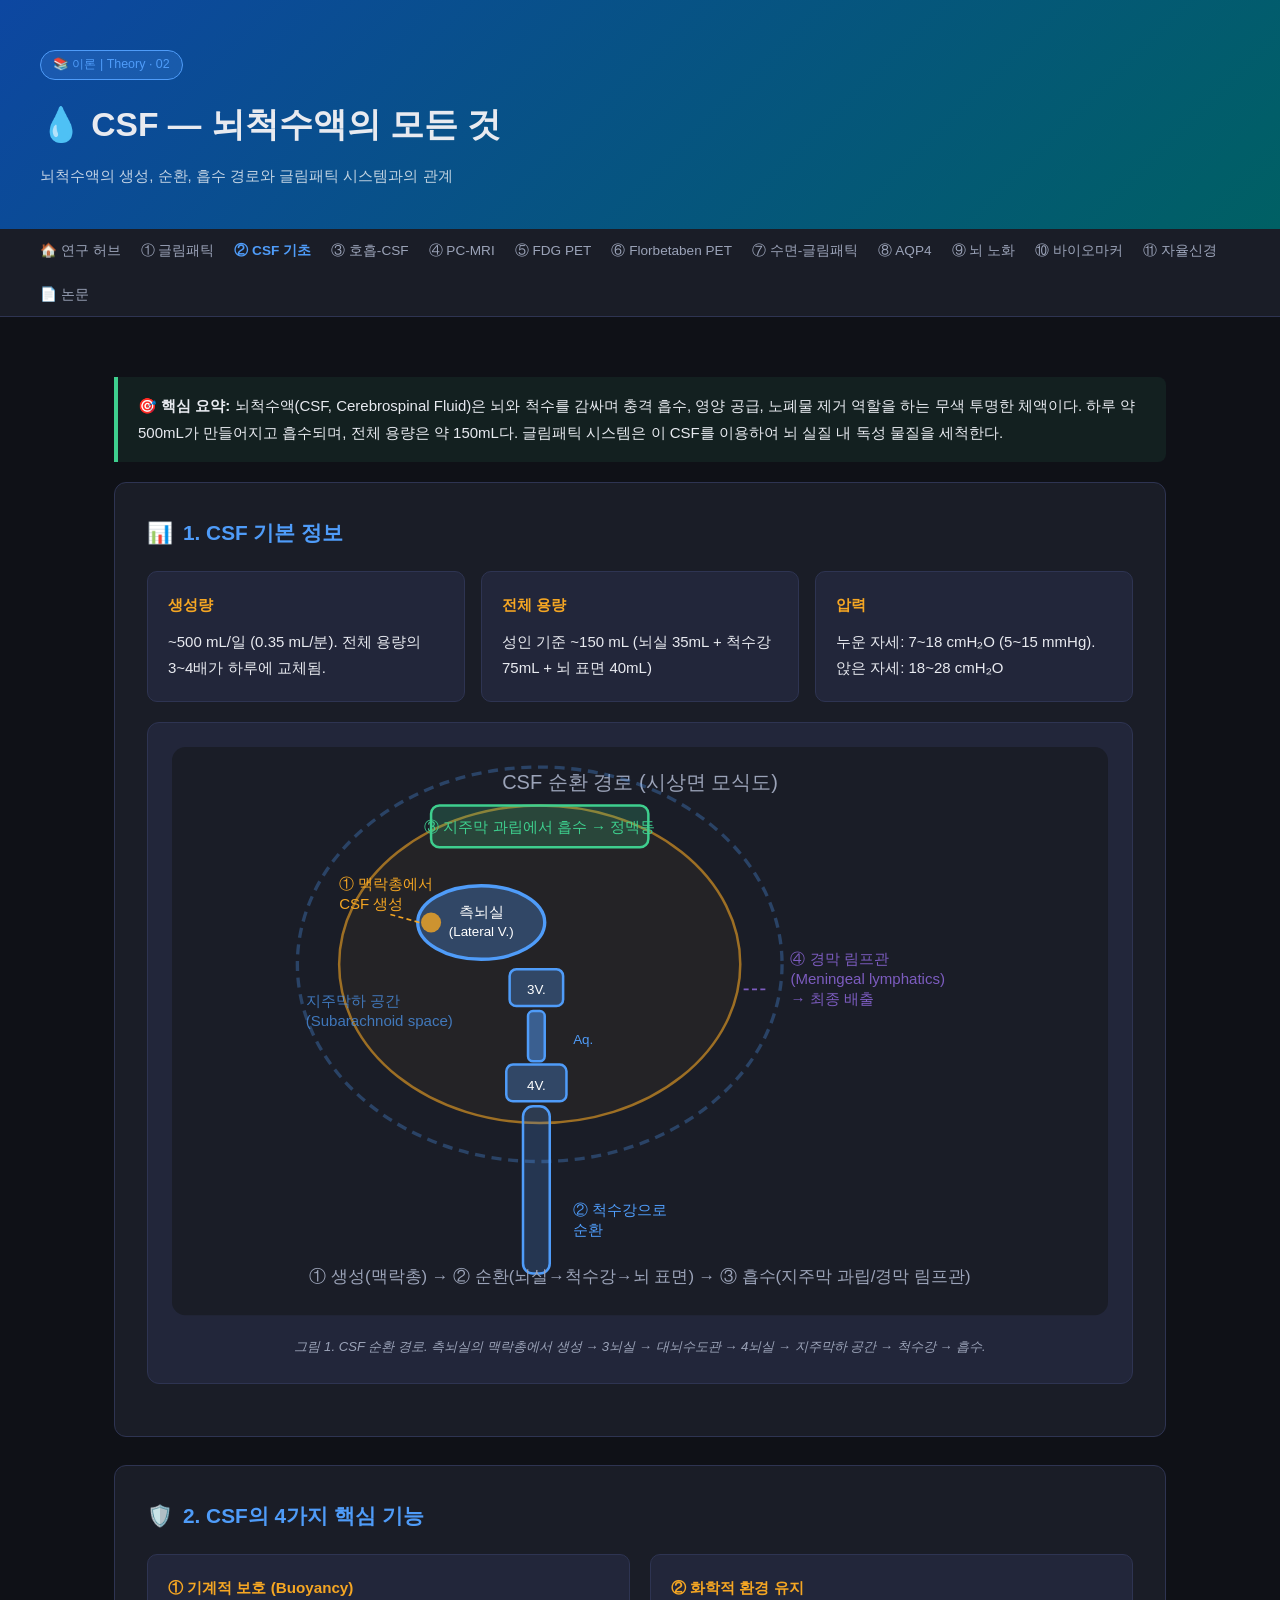
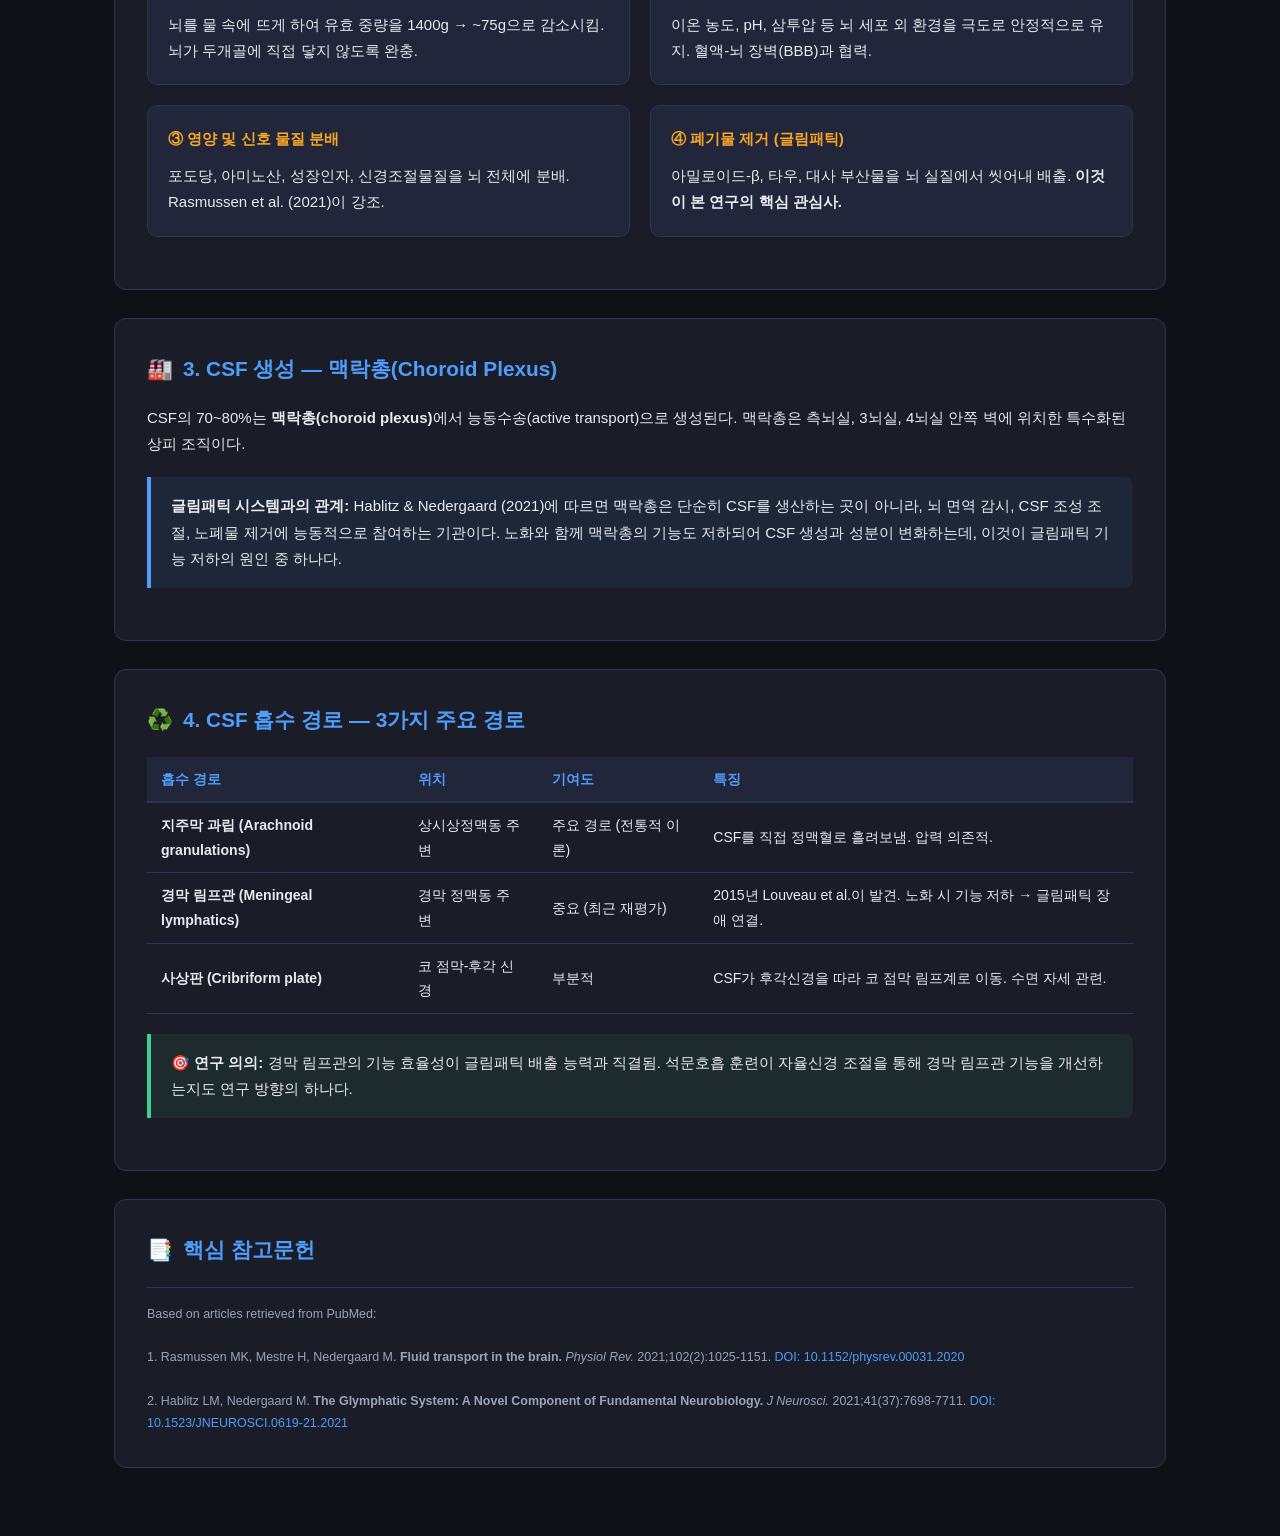
<file: 01_theory/02_csf_basics.html>
<!DOCTYPE html>
<html lang="ko">
<head>
<meta charset="UTF-8">
<meta name="viewport" content="width=device-width, initial-scale=1.0">
<title>CSF 기초 — 뇌척수액의 모든 것 | RSP_PET</title>
<style>
  :root { --bg:#0f1117; --surface:#1a1d27; --surface2:#22263a; --accent:#4f9cf9; --green:#3ecf8e; --orange:#f5a623; --red:#e05c5c; --purple:#7c5cbf; --text:#e8eaf0; --text2:#9ba3b8; --border:#2e3452; }
  * { box-sizing:border-box; margin:0; padding:0; }
  body { background:var(--bg); color:var(--text); font-family:'Segoe UI',sans-serif; font-size:15px; line-height:1.75; }
  .hero { background:linear-gradient(135deg,#0d47a1 0%,#006064 100%); padding:50px 40px 40px; }
  .hero h1 { font-size:2.1rem; font-weight:700; margin-bottom:8px; }
  .hero p { color:rgba(255,255,255,0.75); max-width:700px; }
  .badge { display:inline-block; background:rgba(79,156,249,0.2); border:1px solid var(--accent); color:var(--accent); border-radius:20px; padding:3px 12px; font-size:0.78rem; margin-bottom:16px; }
  .nav-bar { background:var(--surface); border-bottom:1px solid var(--border); padding:10px 40px; display:flex; gap:20px; flex-wrap:wrap; }
  .nav-bar a { color:var(--text2); text-decoration:none; font-size:0.85rem; }
  .nav-bar a:hover { color:var(--accent); }
  .nav-bar a.active { color:var(--accent); font-weight:600; }
  .container { max-width:1100px; margin:0 auto; padding:40px 24px; }
  .section { background:var(--surface); border:1px solid var(--border); border-radius:12px; padding:32px; margin-bottom:28px; }
  .section-title { font-size:1.3rem; font-weight:700; color:var(--accent); margin-bottom:18px; display:flex; align-items:center; gap:10px; }
  .highlight-box { background:rgba(79,156,249,0.08); border-left:4px solid var(--accent); border-radius:0 8px 8px 0; padding:16px 20px; margin:20px 0; }
  .key-box { background:rgba(62,207,142,0.08); border-left:4px solid var(--green); border-radius:0 8px 8px 0; padding:16px 20px; margin:20px 0; }
  .grid-2 { display:grid; grid-template-columns:1fr 1fr; gap:20px; margin:20px 0; }
  .grid-3 { display:grid; grid-template-columns:1fr 1fr 1fr; gap:16px; margin:20px 0; }
  .card { background:var(--surface2); border:1px solid var(--border); border-radius:10px; padding:20px; }
  .card h4 { color:var(--orange); font-size:0.95rem; margin-bottom:10px; }
  .diagram-container { background:var(--surface2); border:1px solid var(--border); border-radius:12px; padding:24px; margin:20px 0; text-align:center; }
  .diagram-label { font-size:0.82rem; color:var(--text2); margin-top:12px; font-style:italic; }
  table { width:100%; border-collapse:collapse; margin:16px 0; font-size:0.88rem; }
  th { background:var(--surface2); color:var(--accent); padding:10px 14px; text-align:left; border-bottom:2px solid var(--border); }
  td { padding:10px 14px; border-bottom:1px solid var(--border); }
  .ref { font-size:0.78rem; color:var(--text2); margin-top:16px; padding-top:16px; border-top:1px solid var(--border); }
  .ref a { color:var(--accent); text-decoration:none; }
  @media(max-width:768px) { .grid-2,.grid-3 { grid-template-columns:1fr; } }
</style>
<link rel="stylesheet" href="../mobile.css">
</head>
<body>
<div class="hero">
  <div class="badge">📚 이론 | Theory · 02</div>
  <h1>💧 CSF — 뇌척수액의 모든 것</h1>
  <p>뇌척수액의 생성, 순환, 흡수 경로와 글림패틱 시스템과의 관계</p>
</div>
<div class="nav-bar">
  <a href="../index.html">🏠 연구 허브</a>
  <a href="01_glymphatic_system.html">① 글림패틱</a>
  <a href="02_csf_basics.html" class="active">② CSF 기초</a>
  <a href="03_respiration_csf_mechanism.html">③ 호흡-CSF</a>
  <a href="04_pcmri.html">④ PC-MRI</a>
  <a href="05_fdg_pet.html">⑤ FDG PET</a>
  <a href="06_florbetaben_pet.html">⑥ Florbetaben PET</a>
  <a href="07_sleep_glymphatic.html">⑦ 수면-글림패틱</a>
  <a href="08_aqp4_astrocytes.html">⑧ AQP4</a>
  <a href="09_brain_aging.html">⑨ 뇌 노화</a>
  <a href="10_blood_biomarkers.html">⑩ 바이오마커</a>
  <a href="11_autonomic_hrv.html">⑪ 자율신경</a>
  <a href="../02_paper/paper_index.html">📄 논문</a>
</div>
<div class="container">

  <div class="key-box"><strong>🎯 핵심 요약:</strong> 뇌척수액(CSF, Cerebrospinal Fluid)은 뇌와 척수를 감싸며 충격 흡수, 영양 공급, 노폐물 제거 역할을 하는 무색 투명한 체액이다. 하루 약 500mL가 만들어지고 흡수되며, 전체 용량은 약 150mL다. 글림패틱 시스템은 이 CSF를 이용하여 뇌 실질 내 독성 물질을 세척한다.</div>

  <!-- 기본 정보 -->
  <div class="section">
    <div class="section-title"><span class="icon">📊</span> 1. CSF 기본 정보</div>
    <div class="grid-3">
      <div class="card"><h4>생성량</h4><p>~500 mL/일 (0.35 mL/분). 전체 용량의 3~4배가 하루에 교체됨.</p></div>
      <div class="card"><h4>전체 용량</h4><p>성인 기준 ~150 mL (뇌실 35mL + 척수강 75mL + 뇌 표면 40mL)</p></div>
      <div class="card"><h4>압력</h4><p>누운 자세: 7~18 cmH₂O (5~15 mmHg). 앉은 자세: 18~28 cmH₂O</p></div>
    </div>

    <div class="diagram-container">
      <svg viewBox="0 0 560 340" xmlns="http://www.w3.org/2000/svg" style="max-width:100%; height:auto;">
        <rect width="560" height="340" fill="#1a1d27" rx="8"/>
        <text x="280" y="25" fill="#9ba3b8" font-size="12" text-anchor="middle">CSF 순환 경로 (시상면 모식도)</text>

        <!-- 뇌 외형 -->
        <ellipse cx="220" cy="130" rx="120" ry="95" fill="rgba(245,166,35,0.08)" stroke="#f5a623" stroke-width="1.5" opacity="0.6"/>

        <!-- 뇌실 경로 -->
        <!-- 측뇌실 -->
        <ellipse cx="185" cy="105" rx="38" ry="22" fill="rgba(79,156,249,0.3)" stroke="#4f9cf9" stroke-width="2"/>
        <text x="185" y="102" fill="white" font-size="9" text-anchor="middle">측뇌실</text>
        <text x="185" y="113" fill="white" font-size="8" text-anchor="middle">(Lateral V.)</text>

        <!-- 3뇌실 -->
        <rect x="202" y="133" width="32" height="22" rx="4" fill="rgba(79,156,249,0.3)" stroke="#4f9cf9" stroke-width="1.5"/>
        <text x="218" y="148" fill="white" font-size="8" text-anchor="middle">3V.</text>

        <!-- 대뇌수도관 -->
        <rect x="213" y="158" width="10" height="30" rx="3" fill="rgba(79,156,249,0.5)" stroke="#4f9cf9" stroke-width="1.5"/>
        <text x="240" y="178" fill="#4f9cf9" font-size="8">Aq.</text>

        <!-- 4뇌실 -->
        <rect x="200" y="190" width="36" height="22" rx="4" fill="rgba(79,156,249,0.3)" stroke="#4f9cf9" stroke-width="1.5"/>
        <text x="218" y="205" fill="white" font-size="8" text-anchor="middle">4V.</text>

        <!-- 맥락총 표시 -->
        <circle cx="155" cy="105" r="6" fill="#f5a623" opacity="0.8"/>
        <text x="100" y="85" fill="#f5a623" font-size="9">① 맥락총에서</text>
        <text x="100" y="97" fill="#f5a623" font-size="9">CSF 생성</text>
        <line x1="148" y1="105" x2="130" y2="100" stroke="#f5a623" stroke-width="1" stroke-dasharray="3,2"/>

        <!-- 지주막하 공간 -->
        <ellipse cx="220" cy="130" rx="145" ry="118" fill="none" stroke="rgba(79,156,249,0.3)" stroke-width="2" stroke-dasharray="6,4"/>
        <text x="80" y="155" fill="rgba(79,156,249,0.7)" font-size="9">지주막하 공간</text>
        <text x="80" y="167" fill="rgba(79,156,249,0.7)" font-size="9">(Subarachnoid space)</text>

        <!-- 흡수 -->
        <rect x="155" y="35" width="130" height="25" rx="5" fill="rgba(62,207,142,0.2)" stroke="#3ecf8e" stroke-width="1.5"/>
        <text x="220" y="51" fill="#3ecf8e" font-size="9" text-anchor="middle">③ 지주막 과립에서 흡수 → 정맥동</text>

        <!-- 척수 방향 -->
        <rect x="210" y="215" width="16" height="100" rx="6" fill="rgba(79,156,249,0.2)" stroke="#4f9cf9" stroke-width="1.5"/>
        <text x="240" y="280" fill="#4f9cf9" font-size="9">② 척수강으로</text>
        <text x="240" y="292" fill="#4f9cf9" font-size="9">순환</text>

        <!-- 경막 림프관 -->
        <text x="370" y="130" fill="#7c5cbf" font-size="9">④ 경막 림프관</text>
        <text x="370" y="142" fill="#7c5cbf" font-size="9">(Meningeal lymphatics)</text>
        <text x="370" y="154" fill="#7c5cbf" font-size="9">→ 최종 배출</text>
        <line x1="355" y1="145" x2="340" y2="145" stroke="#7c5cbf" stroke-width="1" stroke-dasharray="3,2"/>

        <!-- 순환 번호 -->
        <text x="280" y="320" fill="#9ba3b8" font-size="10" text-anchor="middle">① 생성(맥락총) → ② 순환(뇌실→척수강→뇌 표면) → ③ 흡수(지주막 과립/경막 림프관)</text>
      </svg>
      <p class="diagram-label">그림 1. CSF 순환 경로. 측뇌실의 맥락총에서 생성 → 3뇌실 → 대뇌수도관 → 4뇌실 → 지주막하 공간 → 척수강 → 흡수.</p>
    </div>
  </div>

  <!-- CSF의 기능 -->
  <div class="section">
    <div class="section-title"><span class="icon">🛡️</span> 2. CSF의 4가지 핵심 기능</div>
    <div class="grid-2">
      <div class="card"><h4>① 기계적 보호 (Buoyancy)</h4><p>뇌를 물 속에 뜨게 하여 유효 중량을 1400g → ~75g으로 감소시킴. 뇌가 두개골에 직접 닿지 않도록 완충.</p></div>
      <div class="card"><h4>② 화학적 환경 유지</h4><p>이온 농도, pH, 삼투압 등 뇌 세포 외 환경을 극도로 안정적으로 유지. 혈액-뇌 장벽(BBB)과 협력.</p></div>
      <div class="card"><h4>③ 영양 및 신호 물질 분배</h4><p>포도당, 아미노산, 성장인자, 신경조절물질을 뇌 전체에 분배. Rasmussen et al. (2021)이 강조.</p></div>
      <div class="card"><h4>④ 폐기물 제거 (글림패틱)</h4><p>아밀로이드-β, 타우, 대사 부산물을 뇌 실질에서 씻어내 배출. <strong>이것이 본 연구의 핵심 관심사.</strong></p></div>
    </div>
  </div>

  <!-- CSF 생성 -->
  <div class="section">
    <div class="section-title"><span class="icon">🏭</span> 3. CSF 생성 — 맥락총(Choroid Plexus)</div>
    <p>CSF의 70~80%는 <strong>맥락총(choroid plexus)</strong>에서 능동수송(active transport)으로 생성된다. 맥락총은 측뇌실, 3뇌실, 4뇌실 안쪽 벽에 위치한 특수화된 상피 조직이다.</p>
    <div class="highlight-box">
      <strong>글림패틱 시스템과의 관계:</strong> Hablitz &amp; Nedergaard (2021)에 따르면 맥락총은 단순히 CSF를 생산하는 곳이 아니라, 뇌 면역 감시, CSF 조성 조절, 노폐물 제거에 능동적으로 참여하는 기관이다. 노화와 함께 맥락총의 기능도 저하되어 CSF 생성과 성분이 변화하는데, 이것이 글림패틱 기능 저하의 원인 중 하나다.
    </div>
  </div>

  <!-- CSF 흡수 경로 -->
  <div class="section">
    <div class="section-title"><span class="icon">♻️</span> 4. CSF 흡수 경로 — 3가지 주요 경로</div>
    <table>
      <tr><th>흡수 경로</th><th>위치</th><th>기여도</th><th>특징</th></tr>
      <tr><td><strong>지주막 과립 (Arachnoid granulations)</strong></td><td>상시상정맥동 주변</td><td>주요 경로 (전통적 이론)</td><td>CSF를 직접 정맥혈로 흘려보냄. 압력 의존적.</td></tr>
      <tr><td><strong>경막 림프관 (Meningeal lymphatics)</strong></td><td>경막 정맥동 주변</td><td>중요 (최근 재평가)</td><td>2015년 Louveau et al.이 발견. 노화 시 기능 저하 → 글림패틱 장애 연결.</td></tr>
      <tr><td><strong>사상판 (Cribriform plate)</strong></td><td>코 점막-후각 신경</td><td>부분적</td><td>CSF가 후각신경을 따라 코 점막 림프계로 이동. 수면 자세 관련.</td></tr>
    </table>
    <div class="key-box"><strong>🎯 연구 의의:</strong> 경막 림프관의 기능 효율성이 글림패틱 배출 능력과 직결됨. 석문호흡 훈련이 자율신경 조절을 통해 경막 림프관 기능을 개선하는지도 연구 방향의 하나다.</div>
  </div>

  <div class="section">
    <div class="section-title"><span class="icon">📑</span> 핵심 참고문헌</div>
    <div class="ref">
      <p>Based on articles retrieved from PubMed:</p><br>
      <p>1. Rasmussen MK, Mestre H, Nedergaard M. <strong>Fluid transport in the brain.</strong> <em>Physiol Rev.</em> 2021;102(2):1025-1151. <a href="https://doi.org/10.1152/physrev.00031.2020" target="_blank">DOI: 10.1152/physrev.00031.2020</a></p><br>
      <p>2. Hablitz LM, Nedergaard M. <strong>The Glymphatic System: A Novel Component of Fundamental Neurobiology.</strong> <em>J Neurosci.</em> 2021;41(37):7698-7711. <a href="https://doi.org/10.1523/JNEUROSCI.0619-21.2021" target="_blank">DOI: 10.1523/JNEUROSCI.0619-21.2021</a></p>
    </div>
  </div>
</div>
</body>
</html>
</file>
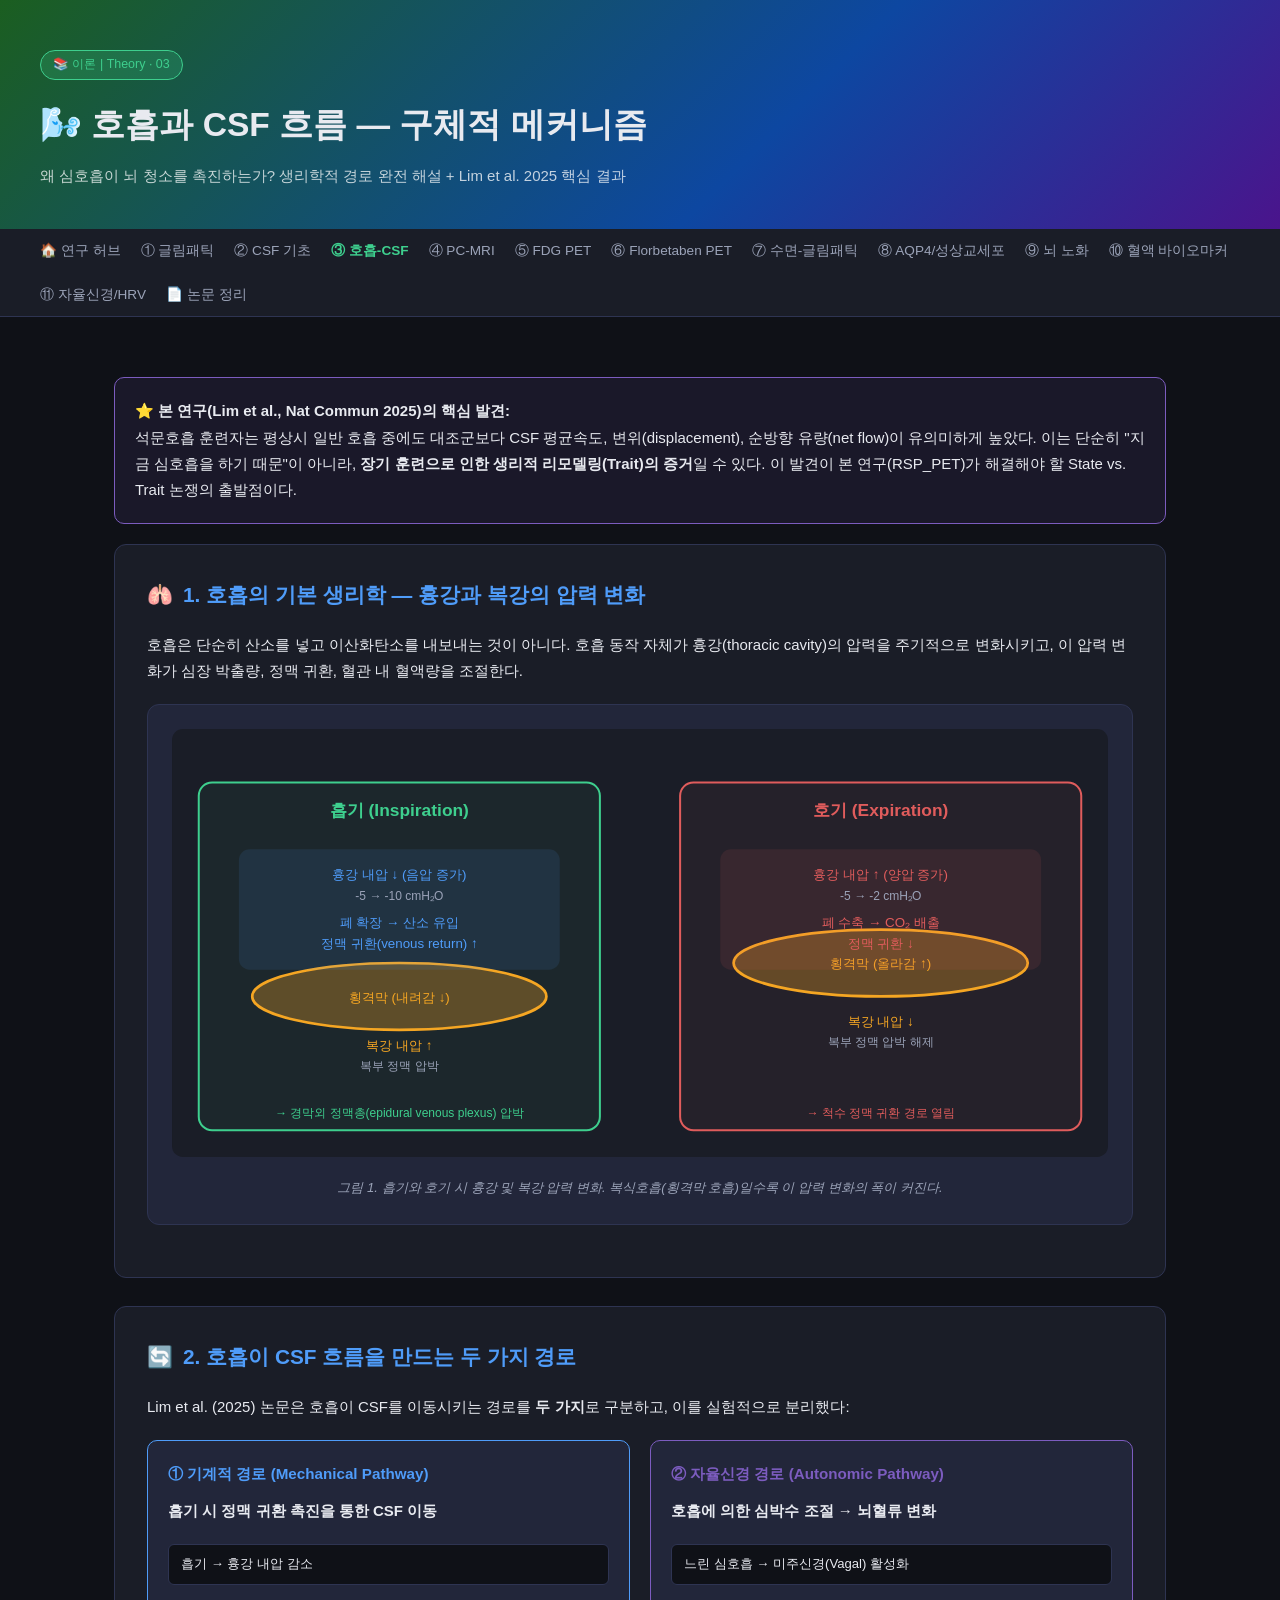
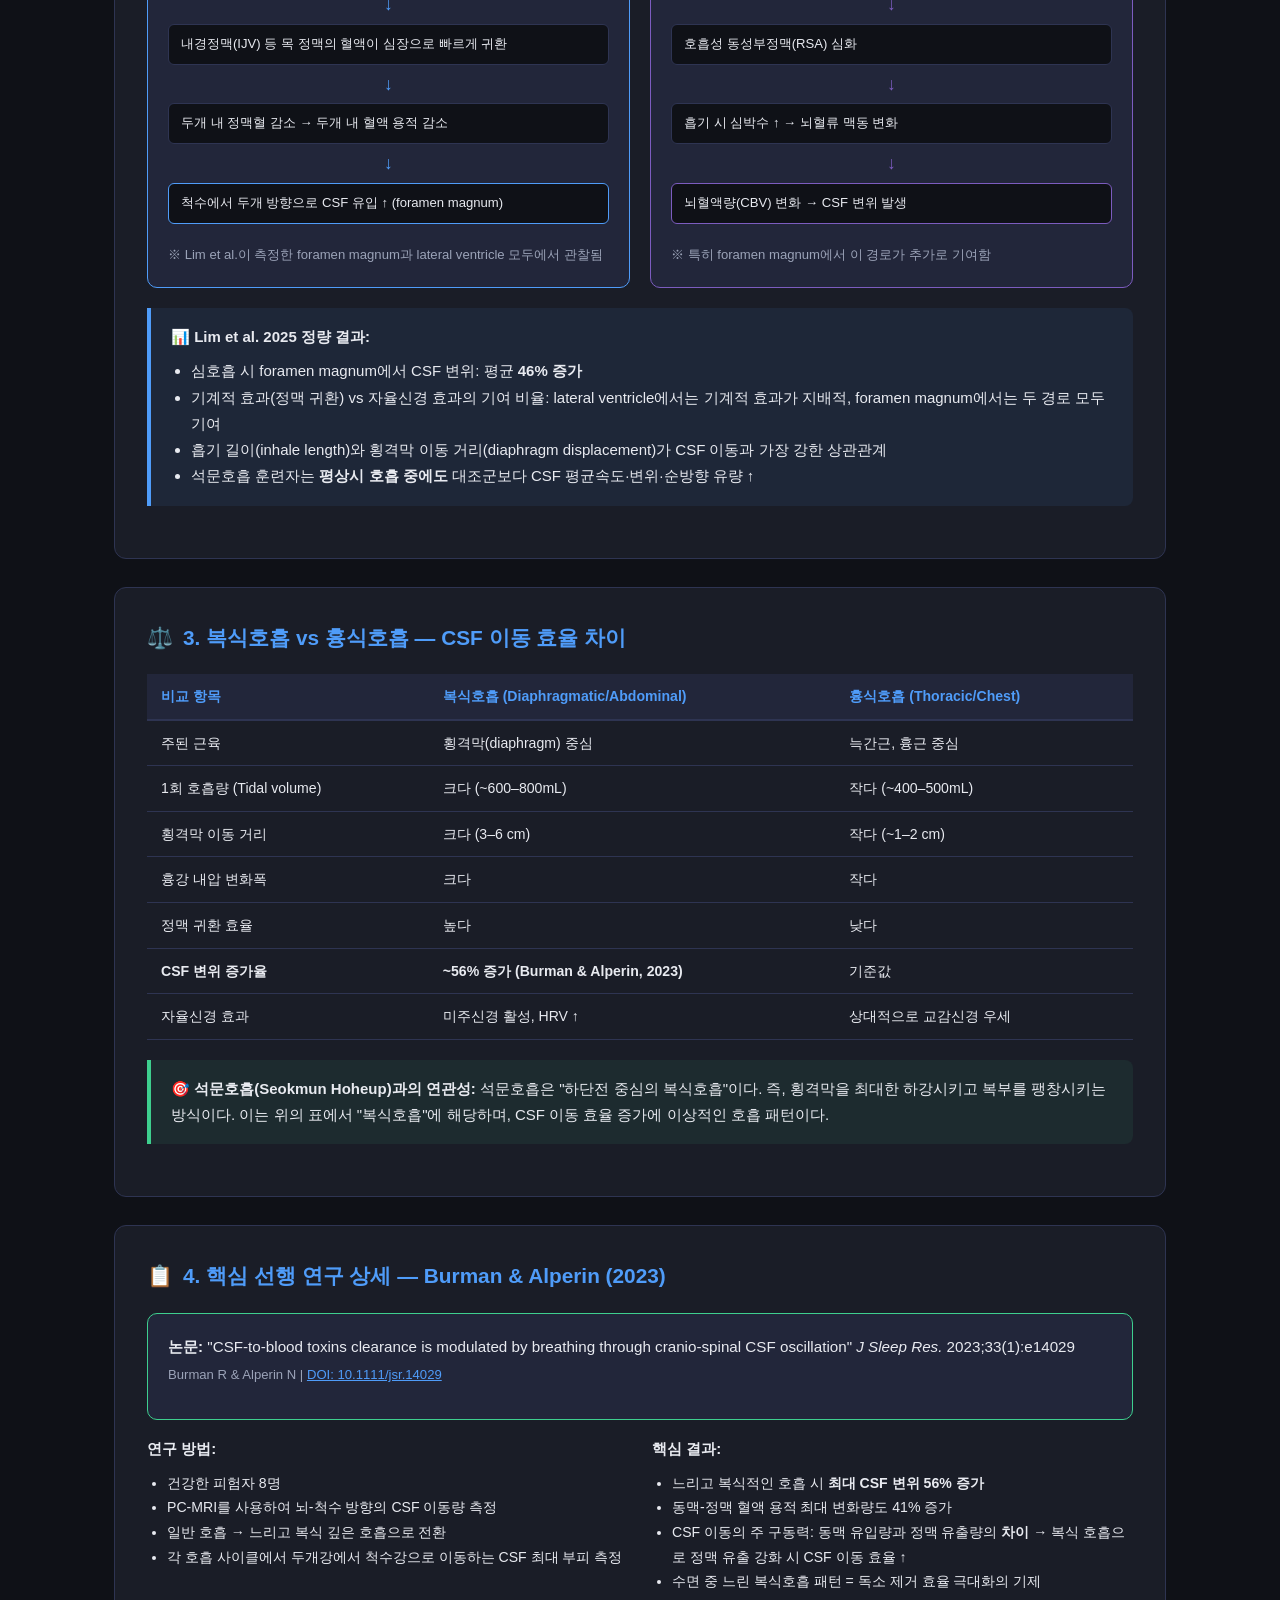
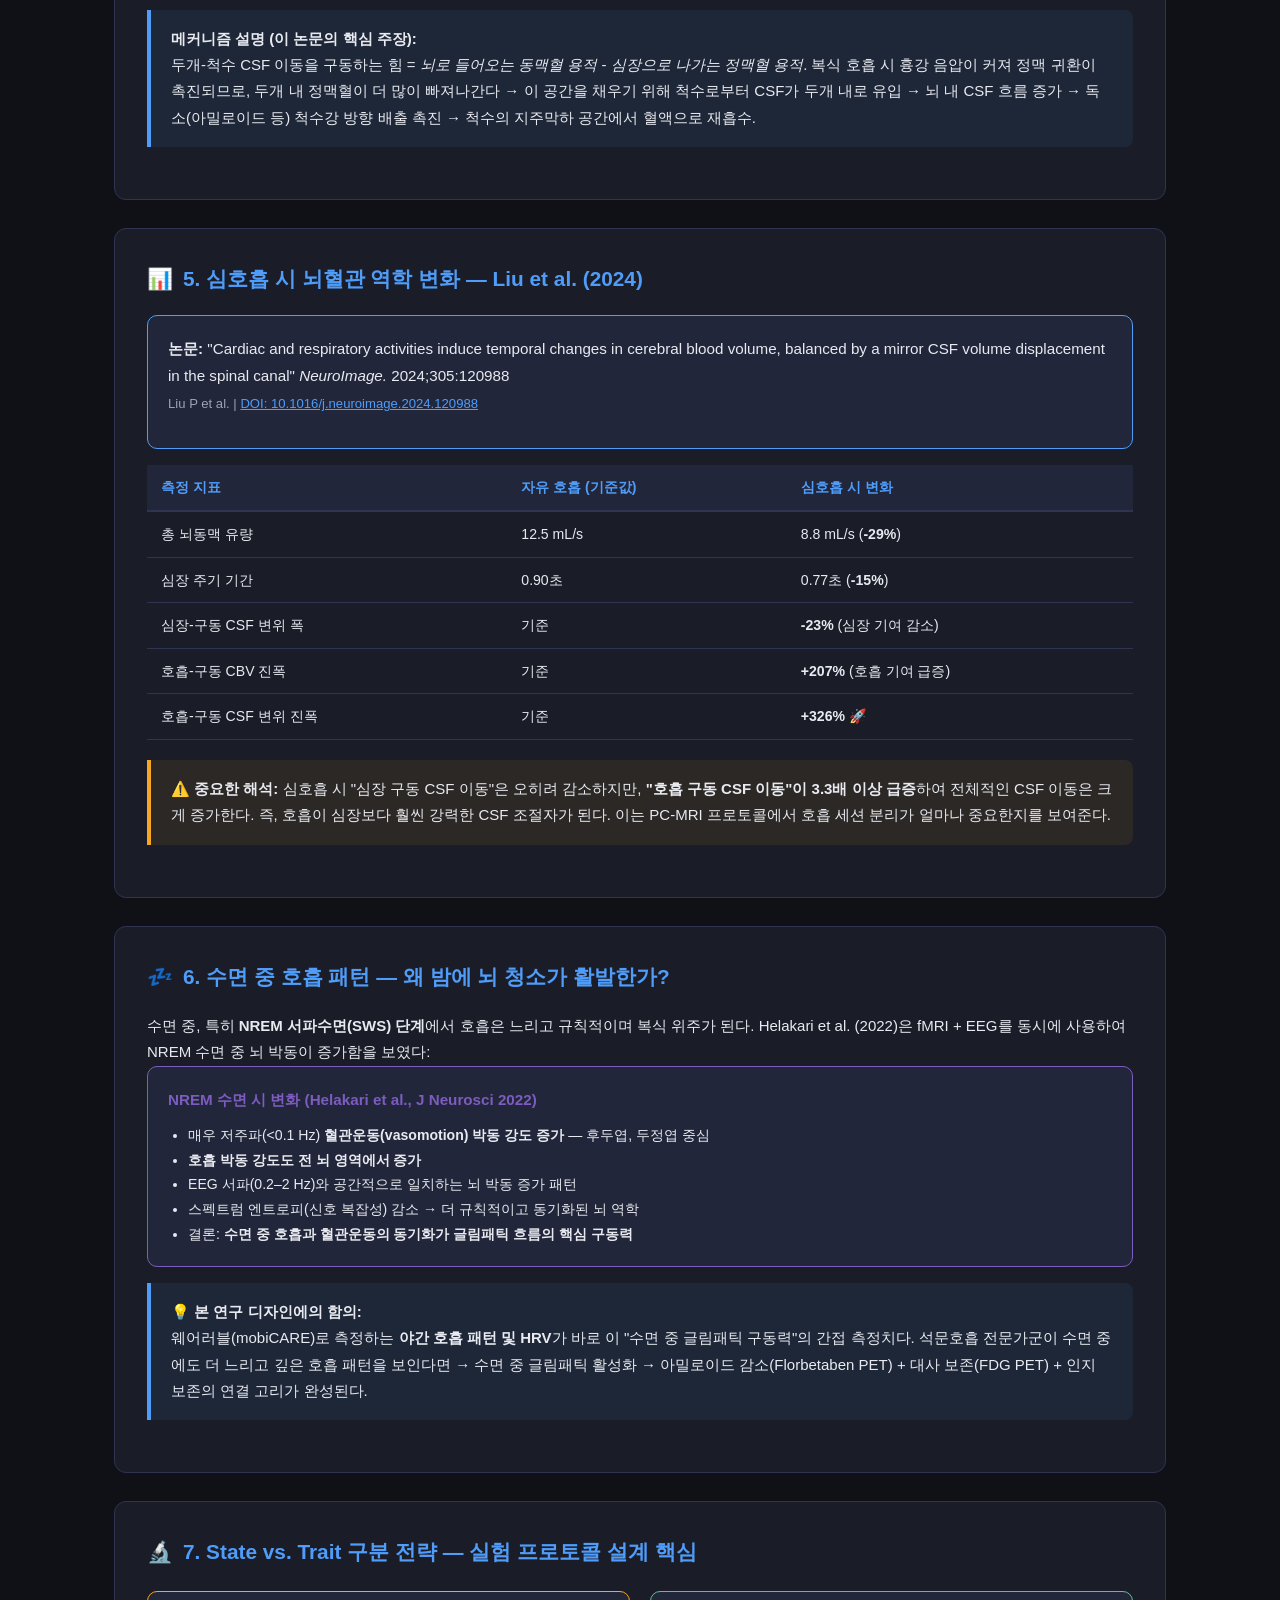
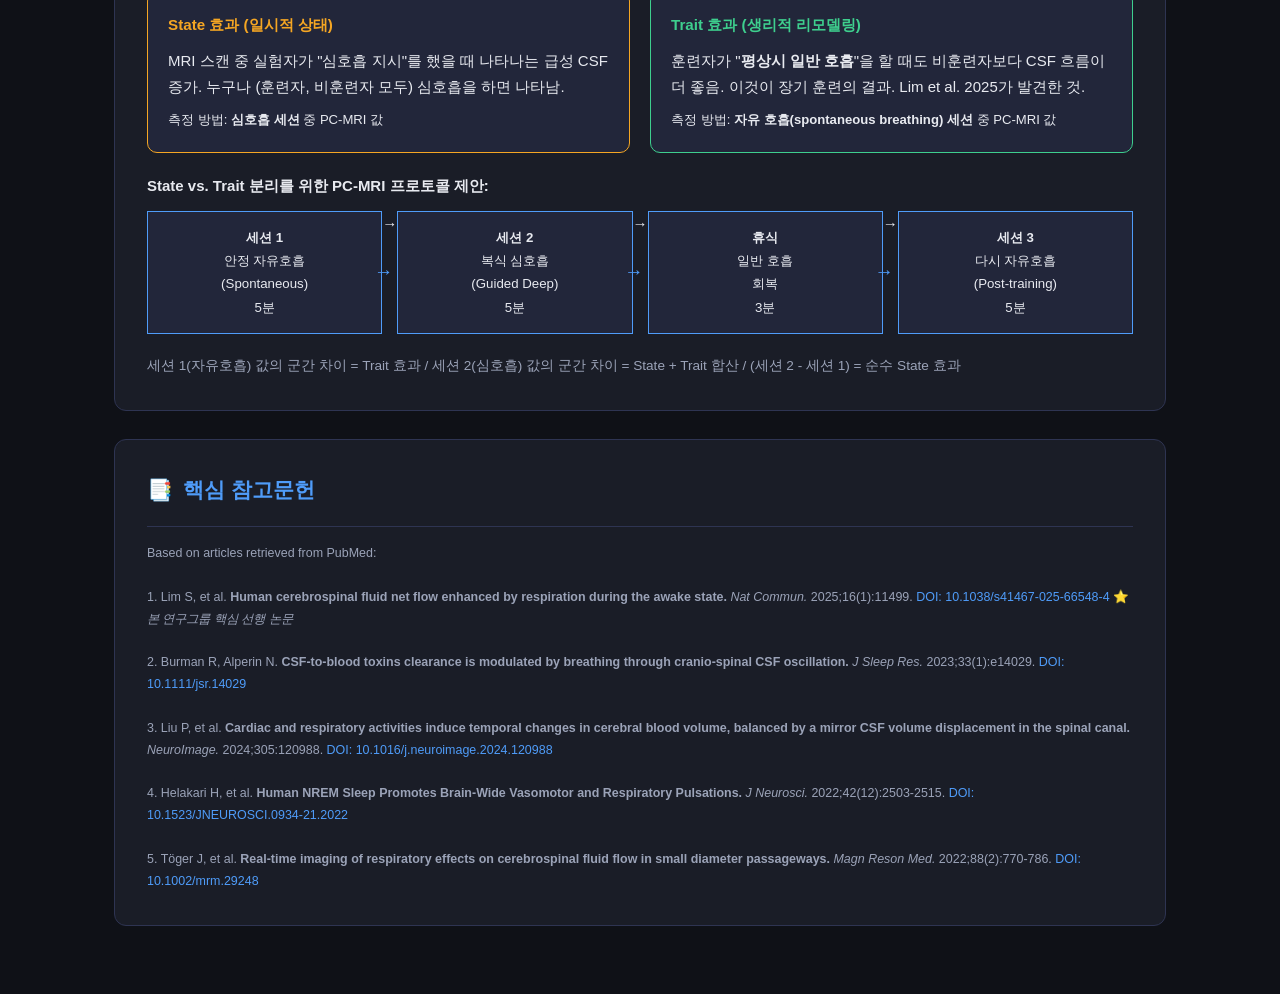
<file: 01_theory/03_respiration_csf_mechanism.html>
<!DOCTYPE html>
<html lang="ko">
<head>
<meta charset="UTF-8">
<meta name="viewport" content="width=device-width, initial-scale=1.0">
<title>호흡과 CSF 흐름 메커니즘 | RSP_PET 이론 정리</title>
<style>
  :root { --bg:#0f1117; --surface:#1a1d27; --surface2:#22263a; --accent:#4f9cf9; --accent2:#7c5cbf; --green:#3ecf8e; --orange:#f5a623; --red:#e05c5c; --text:#e8eaf0; --text2:#9ba3b8; --border:#2e3452; }
  * { box-sizing:border-box; margin:0; padding:0; }
  body { background:var(--bg); color:var(--text); font-family:'Segoe UI',sans-serif; font-size:15px; line-height:1.75; }
  .hero { background:linear-gradient(135deg,#1b5e20 0%,#0d47a1 60%,#4a148c 100%); padding:50px 40px 40px; position:relative; overflow:hidden; }
  .hero h1 { font-size:2.1rem; font-weight:700; margin-bottom:8px; }
  .hero p { color:rgba(255,255,255,0.75); max-width:700px; }
  .badge { display:inline-block; background:rgba(62,207,142,0.2); border:1px solid var(--green); color:var(--green); border-radius:20px; padding:3px 12px; font-size:0.78rem; margin-bottom:16px; }
  .nav-bar { background:var(--surface); border-bottom:1px solid var(--border); padding:10px 40px; display:flex; gap:20px; flex-wrap:wrap; }
  .nav-bar a { color:var(--text2); text-decoration:none; font-size:0.85rem; transition:color .2s; }
  .nav-bar a:hover { color:var(--accent); }
  .nav-bar a.active { color:var(--green); font-weight:600; }
  .container { max-width:1100px; margin:0 auto; padding:40px 24px; }
  .section { background:var(--surface); border:1px solid var(--border); border-radius:12px; padding:32px; margin-bottom:28px; }
  .section-title { font-size:1.3rem; font-weight:700; color:var(--accent); margin-bottom:18px; display:flex; align-items:center; gap:10px; }
  .highlight-box { background:rgba(79,156,249,0.08); border-left:4px solid var(--accent); border-radius:0 8px 8px 0; padding:16px 20px; margin:20px 0; }
  .warning-box { background:rgba(245,166,35,0.08); border-left:4px solid var(--orange); border-radius:0 8px 8px 0; padding:16px 20px; margin:20px 0; }
  .key-box { background:rgba(62,207,142,0.08); border-left:4px solid var(--green); border-radius:0 8px 8px 0; padding:16px 20px; margin:20px 0; }
  .star-box { background:rgba(124,92,191,0.1); border:1.5px solid var(--accent2); border-radius:10px; padding:20px; margin:20px 0; }
  .grid-2 { display:grid; grid-template-columns:1fr 1fr; gap:20px; margin:20px 0; }
  .card { background:var(--surface2); border:1px solid var(--border); border-radius:10px; padding:20px; }
  .card h4 { color:var(--orange); font-size:0.95rem; margin-bottom:10px; }
  .diagram-container { background:var(--surface2); border:1px solid var(--border); border-radius:12px; padding:24px; margin:20px 0; text-align:center; }
  .diagram-label { font-size:0.82rem; color:var(--text2); margin-top:12px; font-style:italic; }
  .step-flow { display:flex; align-items:stretch; gap:0; flex-wrap:wrap; margin:20px 0; }
  .step { background:var(--surface2); border:1px solid var(--accent); padding:14px 12px; font-size:0.83rem; text-align:center; flex:1; min-width:100px; position:relative; }
  .step:not(:last-child)::after { content:'→'; position:absolute; right:-12px; top:50%; transform:translateY(-50%); color:var(--accent); font-size:1.2rem; z-index:1; }
  table { width:100%; border-collapse:collapse; margin:16px 0; font-size:0.88rem; }
  th { background:var(--surface2); color:var(--accent); padding:10px 14px; text-align:left; border-bottom:2px solid var(--border); }
  td { padding:10px 14px; border-bottom:1px solid var(--border); }
  .ref { font-size:0.78rem; color:var(--text2); margin-top:16px; padding-top:16px; border-top:1px solid var(--border); }
  .ref a { color:var(--accent); text-decoration:none; }
  .two-col { display:grid; grid-template-columns:1fr 1fr; gap:24px; }
  @media(max-width:768px) { .grid-2,.two-col { grid-template-columns:1fr; } .step-flow { flex-direction:column; } .step:not(:last-child)::after { content:'↓'; right:auto; left:50%; top:auto; bottom:-12px; transform:translateX(-50%); } }
</style>
<link rel="stylesheet" href="../mobile.css">
</head>
<body>

<div class="hero">
  <div class="badge">📚 이론 | Theory · 03</div>
  <h1>🌬️ 호흡과 CSF 흐름 — 구체적 메커니즘</h1>
  <p>왜 심호흡이 뇌 청소를 촉진하는가? 생리학적 경로 완전 해설 + Lim et al. 2025 핵심 결과</p>
</div>

<div class="nav-bar">
  <a href="../index.html">🏠 연구 허브</a>
  <a href="01_glymphatic_system.html">① 글림패틱</a>
  <a href="02_csf_basics.html">② CSF 기초</a>
  <a href="03_respiration_csf_mechanism.html" class="active">③ 호흡-CSF</a>
  <a href="04_pcmri.html">④ PC-MRI</a>
  <a href="05_fdg_pet.html">⑤ FDG PET</a>
  <a href="06_florbetaben_pet.html">⑥ Florbetaben PET</a>
  <a href="07_sleep_glymphatic.html">⑦ 수면-글림패틱</a>
  <a href="08_aqp4_astrocytes.html">⑧ AQP4/성상교세포</a>
  <a href="09_brain_aging.html">⑨ 뇌 노화</a>
  <a href="10_blood_biomarkers.html">⑩ 혈액 바이오마커</a>
  <a href="11_autonomic_hrv.html">⑪ 자율신경/HRV</a>
  <a href="../02_paper/paper_index.html">📄 논문 정리</a>
</div>

<div class="container">

  <!-- 핵심 요약 -->
  <div class="star-box">
    <strong>⭐ 본 연구(Lim et al., Nat Commun 2025)의 핵심 발견:</strong><br>
    석문호흡 훈련자는 평상시 일반 호흡 중에도 대조군보다 CSF 평균속도, 변위(displacement), 순방향 유량(net flow)이 유의미하게 높았다. 이는 단순히 "지금 심호흡을 하기 때문"이 아니라, <strong>장기 훈련으로 인한 생리적 리모델링(Trait)의 증거</strong>일 수 있다. 이 발견이 본 연구(RSP_PET)가 해결해야 할 State vs. Trait 논쟁의 출발점이다.
  </div>

  <!-- 1. 호흡의 생리학 -->
  <div class="section">
    <div class="section-title"><span class="icon">🫁</span> 1. 호흡의 기본 생리학 — 흉강과 복강의 압력 변화</div>

    <p>호흡은 단순히 산소를 넣고 이산화탄소를 내보내는 것이 아니다. 호흡 동작 자체가 흉강(thoracic cavity)의 압력을 주기적으로 변화시키고, 이 압력 변화가 심장 박출량, 정맥 귀환, 혈관 내 혈액량을 조절한다.</p>

    <div class="diagram-container">
      <svg viewBox="0 0 700 320" xmlns="http://www.w3.org/2000/svg" style="max-width:100%; height:auto;">
        <rect width="700" height="320" fill="#1a1d27" rx="8"/>

        <!-- 흡기 -->
        <rect x="20" y="40" width="300" height="260" rx="10" fill="rgba(62,207,142,0.05)" stroke="#3ecf8e" stroke-width="1.5"/>
        <text x="170" y="65" fill="#3ecf8e" font-size="13" text-anchor="middle" font-weight="bold">흡기 (Inspiration)</text>

        <!-- 횡격막 내려감 -->
        <ellipse cx="170" cy="200" rx="110" ry="25" fill="rgba(245,166,35,0.3)" stroke="#f5a623" stroke-width="2"/>
        <text x="170" y="204" fill="#f5a623" font-size="10" text-anchor="middle">횡격막 (내려감 ↓)</text>

        <!-- 흉강 압력 -->
        <rect x="50" y="90" width="240" height="90" rx="8" fill="rgba(79,156,249,0.1)" stroke="none"/>
        <text x="170" y="112" fill="#4f9cf9" font-size="10" text-anchor="middle">흉강 내압 ↓ (음압 증가)</text>
        <text x="170" y="128" fill="#9ba3b8" font-size="9" text-anchor="middle">-5 → -10 cmH₂O</text>
        <text x="170" y="148" fill="#4f9cf9" font-size="10" text-anchor="middle">폐 확장 → 산소 유입</text>
        <text x="170" y="164" fill="#4f9cf9" font-size="10" text-anchor="middle">정맥 귀환(venous return) ↑</text>

        <!-- 복강 압력 -->
        <text x="170" y="240" fill="#f5a623" font-size="10" text-anchor="middle">복강 내압 ↑</text>
        <text x="170" y="255" fill="#9ba3b8" font-size="9" text-anchor="middle">복부 정맥 압박</text>

        <!-- 화살표 -->
        <text x="170" y="290" fill="#3ecf8e" font-size="9" text-anchor="middle">→ 경막외 정맥총(epidural venous plexus) 압박</text>

        <!-- 호기 -->
        <rect x="380" y="40" width="300" height="260" rx="10" fill="rgba(224,92,92,0.05)" stroke="#e05c5c" stroke-width="1.5"/>
        <text x="530" y="65" fill="#e05c5c" font-size="13" text-anchor="middle" font-weight="bold">호기 (Expiration)</text>

        <!-- 횡격막 올라감 -->
        <ellipse cx="530" cy="175" rx="110" ry="25" fill="rgba(245,166,35,0.3)" stroke="#f5a623" stroke-width="2"/>
        <text x="530" y="179" fill="#f5a623" font-size="10" text-anchor="middle">횡격막 (올라감 ↑)</text>

        <!-- 흉강 압력 -->
        <rect x="410" y="90" width="240" height="90" rx="8" fill="rgba(224,92,92,0.1)" stroke="none"/>
        <text x="530" y="112" fill="#e05c5c" font-size="10" text-anchor="middle">흉강 내압 ↑ (양압 증가)</text>
        <text x="530" y="128" fill="#9ba3b8" font-size="9" text-anchor="middle">-5 → -2 cmH₂O</text>
        <text x="530" y="148" fill="#e05c5c" font-size="10" text-anchor="middle">폐 수축 → CO₂ 배출</text>
        <text x="530" y="164" fill="#e05c5c" font-size="10" text-anchor="middle">정맥 귀환 ↓</text>

        <!-- 복강 압력 -->
        <text x="530" y="222" fill="#f5a623" font-size="10" text-anchor="middle">복강 내압 ↓</text>
        <text x="530" y="237" fill="#9ba3b8" font-size="9" text-anchor="middle">복부 정맥 압박 해제</text>

        <text x="530" y="290" fill="#e05c5c" font-size="9" text-anchor="middle">→ 척수 정맥 귀환 경로 열림</text>
      </svg>
      <p class="diagram-label">그림 1. 흡기와 호기 시 흉강 및 복강 압력 변화. 복식호흡(횡격막 호흡)일수록 이 압력 변화의 폭이 커진다.</p>
    </div>
  </div>

  <!-- 2. 두 가지 메커니즘 -->
  <div class="section">
    <div class="section-title"><span class="icon">🔄</span> 2. 호흡이 CSF 흐름을 만드는 두 가지 경로</div>

    <p>Lim et al. (2025) 논문은 호흡이 CSF를 이동시키는 경로를 <strong>두 가지</strong>로 구분하고, 이를 실험적으로 분리했다:</p>

    <div class="grid-2">
      <div class="card" style="border-color: var(--accent);">
        <h4 style="color: var(--accent);">① 기계적 경로 (Mechanical Pathway)</h4>
        <p style="font-weight:600; color:var(--text); margin-bottom:8px;">흡기 시 정맥 귀환 촉진을 통한 CSF 이동</p>
        <div class="step-flow" style="flex-direction:column; gap:4px;">
          <div style="background:var(--bg); border:1px solid var(--border); border-radius:6px; padding:8px 12px; font-size:0.82rem;">흡기 → 흉강 내압 감소</div>
          <div style="color:var(--accent); text-align:center; font-size:1.1rem;">↓</div>
          <div style="background:var(--bg); border:1px solid var(--border); border-radius:6px; padding:8px 12px; font-size:0.82rem;">내경정맥(IJV) 등 목 정맥의 혈액이 심장으로 빠르게 귀환</div>
          <div style="color:var(--accent); text-align:center; font-size:1.1rem;">↓</div>
          <div style="background:var(--bg); border:1px solid var(--border); border-radius:6px; padding:8px 12px; font-size:0.82rem;">두개 내 정맥혈 감소 → 두개 내 혈액 용적 감소</div>
          <div style="color:var(--accent); text-align:center; font-size:1.1rem;">↓</div>
          <div style="background:var(--bg); border:1px solid var(--border); border-radius:6px; padding:8px 12px; font-size:0.82rem; border-color:var(--accent);">척수에서 두개 방향으로 CSF 유입 ↑ (foramen magnum)</div>
        </div>
        <p style="margin-top: 12px; font-size:0.82rem; color:var(--text2);">※ Lim et al.이 측정한 foramen magnum과 lateral ventricle 모두에서 관찰됨</p>
      </div>

      <div class="card" style="border-color: var(--accent2);">
        <h4 style="color: var(--accent2);">② 자율신경 경로 (Autonomic Pathway)</h4>
        <p style="font-weight:600; color:var(--text); margin-bottom:8px;">호흡에 의한 심박수 조절 → 뇌혈류 변화</p>
        <div class="step-flow" style="flex-direction:column; gap:4px;">
          <div style="background:var(--bg); border:1px solid var(--border); border-radius:6px; padding:8px 12px; font-size:0.82rem;">느린 심호흡 → 미주신경(Vagal) 활성화</div>
          <div style="color:var(--accent2); text-align:center; font-size:1.1rem;">↓</div>
          <div style="background:var(--bg); border:1px solid var(--border); border-radius:6px; padding:8px 12px; font-size:0.82rem;">호흡성 동성부정맥(RSA) 심화</div>
          <div style="color:var(--accent2); text-align:center; font-size:1.1rem;">↓</div>
          <div style="background:var(--bg); border:1px solid var(--border); border-radius:6px; padding:8px 12px; font-size:0.82rem;">흡기 시 심박수 ↑ → 뇌혈류 맥동 변화</div>
          <div style="color:var(--accent2); text-align:center; font-size:1.1rem;">↓</div>
          <div style="background:var(--bg); border:1px solid var(--border); border-radius:6px; padding:8px 12px; font-size:0.82rem; border-color:var(--accent2);">뇌혈액량(CBV) 변화 → CSF 변위 발생</div>
        </div>
        <p style="margin-top: 12px; font-size:0.82rem; color:var(--text2);">※ 특히 foramen magnum에서 이 경로가 추가로 기여함</p>
      </div>
    </div>

    <div class="highlight-box">
      <strong>📊 Lim et al. 2025 정량 결과:</strong>
      <ul style="margin-top:8px; padding-left:20px;">
        <li>심호흡 시 foramen magnum에서 CSF 변위: 평균 <strong>46% 증가</strong></li>
        <li>기계적 효과(정맥 귀환) vs 자율신경 효과의 기여 비율: lateral ventricle에서는 기계적 효과가 지배적, foramen magnum에서는 두 경로 모두 기여</li>
        <li>흡기 길이(inhale length)와 횡격막 이동 거리(diaphragm displacement)가 CSF 이동과 가장 강한 상관관계</li>
        <li>석문호흡 훈련자는 <strong>평상시 호흡 중에도</strong> 대조군보다 CSF 평균속도·변위·순방향 유량 ↑</li>
      </ul>
    </div>
  </div>

  <!-- 3. 복식호흡 vs 흉식호흡 -->
  <div class="section">
    <div class="section-title"><span class="icon">⚖️</span> 3. 복식호흡 vs 흉식호흡 — CSF 이동 효율 차이</div>

    <table>
      <tr>
        <th>비교 항목</th>
        <th>복식호흡 (Diaphragmatic/Abdominal)</th>
        <th>흉식호흡 (Thoracic/Chest)</th>
      </tr>
      <tr>
        <td>주된 근육</td>
        <td>횡격막(diaphragm) 중심</td>
        <td>늑간근, 흉근 중심</td>
      </tr>
      <tr>
        <td>1회 호흡량 (Tidal volume)</td>
        <td>크다 (~600–800mL)</td>
        <td>작다 (~400–500mL)</td>
      </tr>
      <tr>
        <td>횡격막 이동 거리</td>
        <td>크다 (3–6 cm)</td>
        <td>작다 (~1–2 cm)</td>
      </tr>
      <tr>
        <td>흉강 내압 변화폭</td>
        <td>크다</td>
        <td>작다</td>
      </tr>
      <tr>
        <td>정맥 귀환 효율</td>
        <td>높다</td>
        <td>낮다</td>
      </tr>
      <tr>
        <td><strong>CSF 변위 증가율</strong></td>
        <td><strong>~56% 증가 (Burman &amp; Alperin, 2023)</strong></td>
        <td>기준값</td>
      </tr>
      <tr>
        <td>자율신경 효과</td>
        <td>미주신경 활성, HRV ↑</td>
        <td>상대적으로 교감신경 우세</td>
      </tr>
    </table>

    <div class="key-box">
      <strong>🎯 석문호흡(Seokmun Hoheup)과의 연관성:</strong> 석문호흡은 "하단전 중심의 복식호흡"이다. 즉, 횡격막을 최대한 하강시키고 복부를 팽창시키는 방식이다. 이는 위의 표에서 "복식호흡"에 해당하며, CSF 이동 효율 증가에 이상적인 호흡 패턴이다.
    </div>
  </div>

  <!-- 4. Burman & Alperin 2023 상세 -->
  <div class="section">
    <div class="section-title"><span class="icon">📋</span> 4. 핵심 선행 연구 상세 — Burman &amp; Alperin (2023)</div>

    <div class="card" style="border-color:var(--green);">
      <p style="font-size:0.95rem;"><strong>논문:</strong> "CSF-to-blood toxins clearance is modulated by breathing through cranio-spinal CSF oscillation" <em>J Sleep Res.</em> 2023;33(1):e14029</p>
      <p style="font-size:0.82rem; color:var(--text2); margin:4px 0 12px;">Burman R &amp; Alperin N | <a href="https://doi.org/10.1111/jsr.14029" target="_blank" style="color:var(--accent);">DOI: 10.1111/jsr.14029</a></p>
    </div>

    <div class="two-col" style="margin-top:16px;">
      <div>
        <p><strong>연구 방법:</strong></p>
        <ul style="margin-top:8px; padding-left:20px; font-size:0.88rem;">
          <li>건강한 피험자 8명</li>
          <li>PC-MRI를 사용하여 뇌-척수 방향의 CSF 이동량 측정</li>
          <li>일반 호흡 → 느리고 복식 깊은 호흡으로 전환</li>
          <li>각 호흡 사이클에서 두개강에서 척수강으로 이동하는 CSF 최대 부피 측정</li>
        </ul>
      </div>
      <div>
        <p><strong>핵심 결과:</strong></p>
        <ul style="margin-top:8px; padding-left:20px; font-size:0.88rem;">
          <li>느리고 복식적인 호흡 시 <strong>최대 CSF 변위 56% 증가</strong></li>
          <li>동맥-정맥 혈액 용적 최대 변화량도 41% 증가</li>
          <li>CSF 이동의 주 구동력: 동맥 유입량과 정맥 유출량의 <strong>차이</strong> → 복식 호흡으로 정맥 유출 강화 시 CSF 이동 효율 ↑</li>
          <li>수면 중 느린 복식호흡 패턴 = 독소 제거 효율 극대화의 기제</li>
        </ul>
      </div>
    </div>

    <div class="highlight-box" style="margin-top:16px;">
      <strong>메커니즘 설명 (이 논문의 핵심 주장):</strong><br>
      두개-척수 CSF 이동을 구동하는 힘 = <em>뇌로 들어오는 동맥혈 용적</em> - <em>심장으로 나가는 정맥혈 용적</em>. 복식 호흡 시 흉강 음압이 커져 정맥 귀환이 촉진되므로, 두개 내 정맥혈이 더 많이 빠져나간다 → 이 공간을 채우기 위해 척수로부터 CSF가 두개 내로 유입 → 뇌 내 CSF 흐름 증가 → 독소(아밀로이드 등) 척수강 방향 배출 촉진 → 척수의 지주막하 공간에서 혈액으로 재흡수.
    </div>
  </div>

  <!-- 5. Liu et al. 2024 정량 -->
  <div class="section">
    <div class="section-title"><span class="icon">📊</span> 5. 심호흡 시 뇌혈관 역학 변화 — Liu et al. (2024)</div>

    <div class="card" style="border-color:var(--accent);">
      <p style="font-size:0.95rem;"><strong>논문:</strong> "Cardiac and respiratory activities induce temporal changes in cerebral blood volume, balanced by a mirror CSF volume displacement in the spinal canal" <em>NeuroImage.</em> 2024;305:120988</p>
      <p style="font-size:0.82rem; color:var(--text2); margin:4px 0 12px;">Liu P et al. | <a href="https://doi.org/10.1016/j.neuroimage.2024.120988" target="_blank" style="color:var(--accent);">DOI: 10.1016/j.neuroimage.2024.120988</a></p>
    </div>

    <table style="margin-top:16px;">
      <tr>
        <th>측정 지표</th>
        <th>자유 호흡 (기준값)</th>
        <th>심호흡 시 변화</th>
      </tr>
      <tr>
        <td>총 뇌동맥 유량</td>
        <td>12.5 mL/s</td>
        <td>8.8 mL/s (<strong>-29%</strong>)</td>
      </tr>
      <tr>
        <td>심장 주기 기간</td>
        <td>0.90초</td>
        <td>0.77초 (<strong>-15%</strong>)</td>
      </tr>
      <tr>
        <td>심장-구동 CSF 변위 폭</td>
        <td>기준</td>
        <td><strong>-23%</strong> (심장 기여 감소)</td>
      </tr>
      <tr>
        <td>호흡-구동 CBV 진폭</td>
        <td>기준</td>
        <td><strong>+207%</strong> (호흡 기여 급증)</td>
      </tr>
      <tr>
        <td>호흡-구동 CSF 변위 진폭</td>
        <td>기준</td>
        <td><strong>+326%</strong> 🚀</td>
      </tr>
    </table>

    <div class="warning-box">
      <strong>⚠️ 중요한 해석:</strong> 심호흡 시 "심장 구동 CSF 이동"은 오히려 감소하지만, <strong>"호흡 구동 CSF 이동"이 3.3배 이상 급증</strong>하여 전체적인 CSF 이동은 크게 증가한다. 즉, 호흡이 심장보다 훨씬 강력한 CSF 조절자가 된다. 이는 PC-MRI 프로토콜에서 호흡 세션 분리가 얼마나 중요한지를 보여준다.
    </div>
  </div>

  <!-- 6. 수면 중 호흡과 글림패틱 -->
  <div class="section">
    <div class="section-title"><span class="icon">💤</span> 6. 수면 중 호흡 패턴 — 왜 밤에 뇌 청소가 활발한가?</div>

    <p>수면 중, 특히 <strong>NREM 서파수면(SWS) 단계</strong>에서 호흡은 느리고 규칙적이며 복식 위주가 된다. Helakari et al. (2022)은 fMRI + EEG를 동시에 사용하여 NREM 수면 중 뇌 박동이 증가함을 보였다:</p>

    <div class="card" style="border-color:var(--accent2);">
      <h4 style="color:var(--accent2);">NREM 수면 시 변화 (Helakari et al., J Neurosci 2022)</h4>
      <ul style="padding-left:20px; font-size:0.88rem; margin-top:8px;">
        <li>매우 저주파(&lt;0.1 Hz) <strong>혈관운동(vasomotion) 박동 강도 증가</strong> — 후두엽, 두정엽 중심</li>
        <li><strong>호흡 박동 강도도 전 뇌 영역에서 증가</strong></li>
        <li>EEG 서파(0.2–2 Hz)와 공간적으로 일치하는 뇌 박동 증가 패턴</li>
        <li>스펙트럼 엔트로피(신호 복잡성) 감소 → 더 규칙적이고 동기화된 뇌 역학</li>
        <li>결론: <strong>수면 중 호흡과 혈관운동의 동기화가 글림패틱 흐름의 핵심 구동력</strong></li>
      </ul>
    </div>

    <div class="highlight-box" style="margin-top:16px;">
      <strong>💡 본 연구 디자인에의 함의:</strong><br>
      웨어러블(mobiCARE)로 측정하는 <strong>야간 호흡 패턴 및 HRV</strong>가 바로 이 "수면 중 글림패틱 구동력"의 간접 측정치다. 석문호흡 전문가군이 수면 중에도 더 느리고 깊은 호흡 패턴을 보인다면 → 수면 중 글림패틱 활성화 → 아밀로이드 감소(Florbetaben PET) + 대사 보존(FDG PET) + 인지 보존의 연결 고리가 완성된다.
    </div>
  </div>

  <!-- 7. State vs Trait 구분 전략 -->
  <div class="section">
    <div class="section-title"><span class="icon">🔬</span> 7. State vs. Trait 구분 전략 — 실험 프로토콜 설계 핵심</div>

    <div class="grid-2">
      <div class="card" style="border-color:var(--orange);">
        <h4 style="color:var(--orange);">State 효과 (일시적 상태)</h4>
        <p>MRI 스캔 중 실험자가 "심호흡 지시"를 했을 때 나타나는 급성 CSF 증가. 누구나 (훈련자, 비훈련자 모두) 심호흡을 하면 나타남.</p>
        <p style="margin-top: 8px; font-size:0.82rem;">측정 방법: <strong>심호흡 세션</strong> 중 PC-MRI 값</p>
      </div>
      <div class="card" style="border-color:var(--green);">
        <h4 style="color:var(--green);">Trait 효과 (생리적 리모델링)</h4>
        <p>훈련자가 "<strong>평상시 일반 호흡</strong>"을 할 때도 비훈련자보다 CSF 흐름이 더 좋음. 이것이 장기 훈련의 결과. Lim et al. 2025가 발견한 것.</p>
        <p style="margin-top: 8px; font-size:0.82rem;">측정 방법: <strong>자유 호흡(spontaneous breathing) 세션</strong> 중 PC-MRI 값</p>
      </div>
    </div>

    <p style="margin-top:16px;"><strong>State vs. Trait 분리를 위한 PC-MRI 프로토콜 제안:</strong></p>
    <div class="step-flow" style="margin-top:12px;">
      <div class="step"><strong>세션 1</strong><br>안정 자유호흡<br>(Spontaneous)<br>5분</div>
      <div class="arrow">→</div>
      <div class="step"><strong>세션 2</strong><br>복식 심호흡<br>(Guided Deep)<br>5분</div>
      <div class="arrow">→</div>
      <div class="step"><strong>휴식</strong><br>일반 호흡<br>회복<br>3분</div>
      <div class="arrow">→</div>
      <div class="step"><strong>세션 3</strong><br>다시 자유호흡<br>(Post-training)<br>5분</div>
    </div>
    <p style="font-size:0.85rem; color:var(--text2); margin-top:8px;">세션 1(자유호흡) 값의 군간 차이 = Trait 효과 / 세션 2(심호흡) 값의 군간 차이 = State + Trait 합산 / (세션 2 - 세션 1) = 순수 State 효과</p>
  </div>

  <!-- 참고문헌 -->
  <div class="section">
    <div class="section-title"><span class="icon">📑</span> 핵심 참고문헌</div>
    <div class="ref">
      <p>Based on articles retrieved from PubMed:</p><br>
      <p>1. Lim S, et al. <strong>Human cerebrospinal fluid net flow enhanced by respiration during the awake state.</strong> <em>Nat Commun.</em> 2025;16(1):11499. <a href="https://doi.org/10.1038/s41467-025-66548-4" target="_blank">DOI: 10.1038/s41467-025-66548-4</a> ⭐ <em>본 연구그룹 핵심 선행 논문</em></p><br>
      <p>2. Burman R, Alperin N. <strong>CSF-to-blood toxins clearance is modulated by breathing through cranio-spinal CSF oscillation.</strong> <em>J Sleep Res.</em> 2023;33(1):e14029. <a href="https://doi.org/10.1111/jsr.14029" target="_blank">DOI: 10.1111/jsr.14029</a></p><br>
      <p>3. Liu P, et al. <strong>Cardiac and respiratory activities induce temporal changes in cerebral blood volume, balanced by a mirror CSF volume displacement in the spinal canal.</strong> <em>NeuroImage.</em> 2024;305:120988. <a href="https://doi.org/10.1016/j.neuroimage.2024.120988" target="_blank">DOI: 10.1016/j.neuroimage.2024.120988</a></p><br>
      <p>4. Helakari H, et al. <strong>Human NREM Sleep Promotes Brain-Wide Vasomotor and Respiratory Pulsations.</strong> <em>J Neurosci.</em> 2022;42(12):2503-2515. <a href="https://doi.org/10.1523/JNEUROSCI.0934-21.2022" target="_blank">DOI: 10.1523/JNEUROSCI.0934-21.2022</a></p><br>
      <p>5. Töger J, et al. <strong>Real-time imaging of respiratory effects on cerebrospinal fluid flow in small diameter passageways.</strong> <em>Magn Reson Med.</em> 2022;88(2):770-786. <a href="https://doi.org/10.1002/mrm.29248" target="_blank">DOI: 10.1002/mrm.29248</a></p>
    </div>
  </div>

</div>
</body>
</html>
</file>
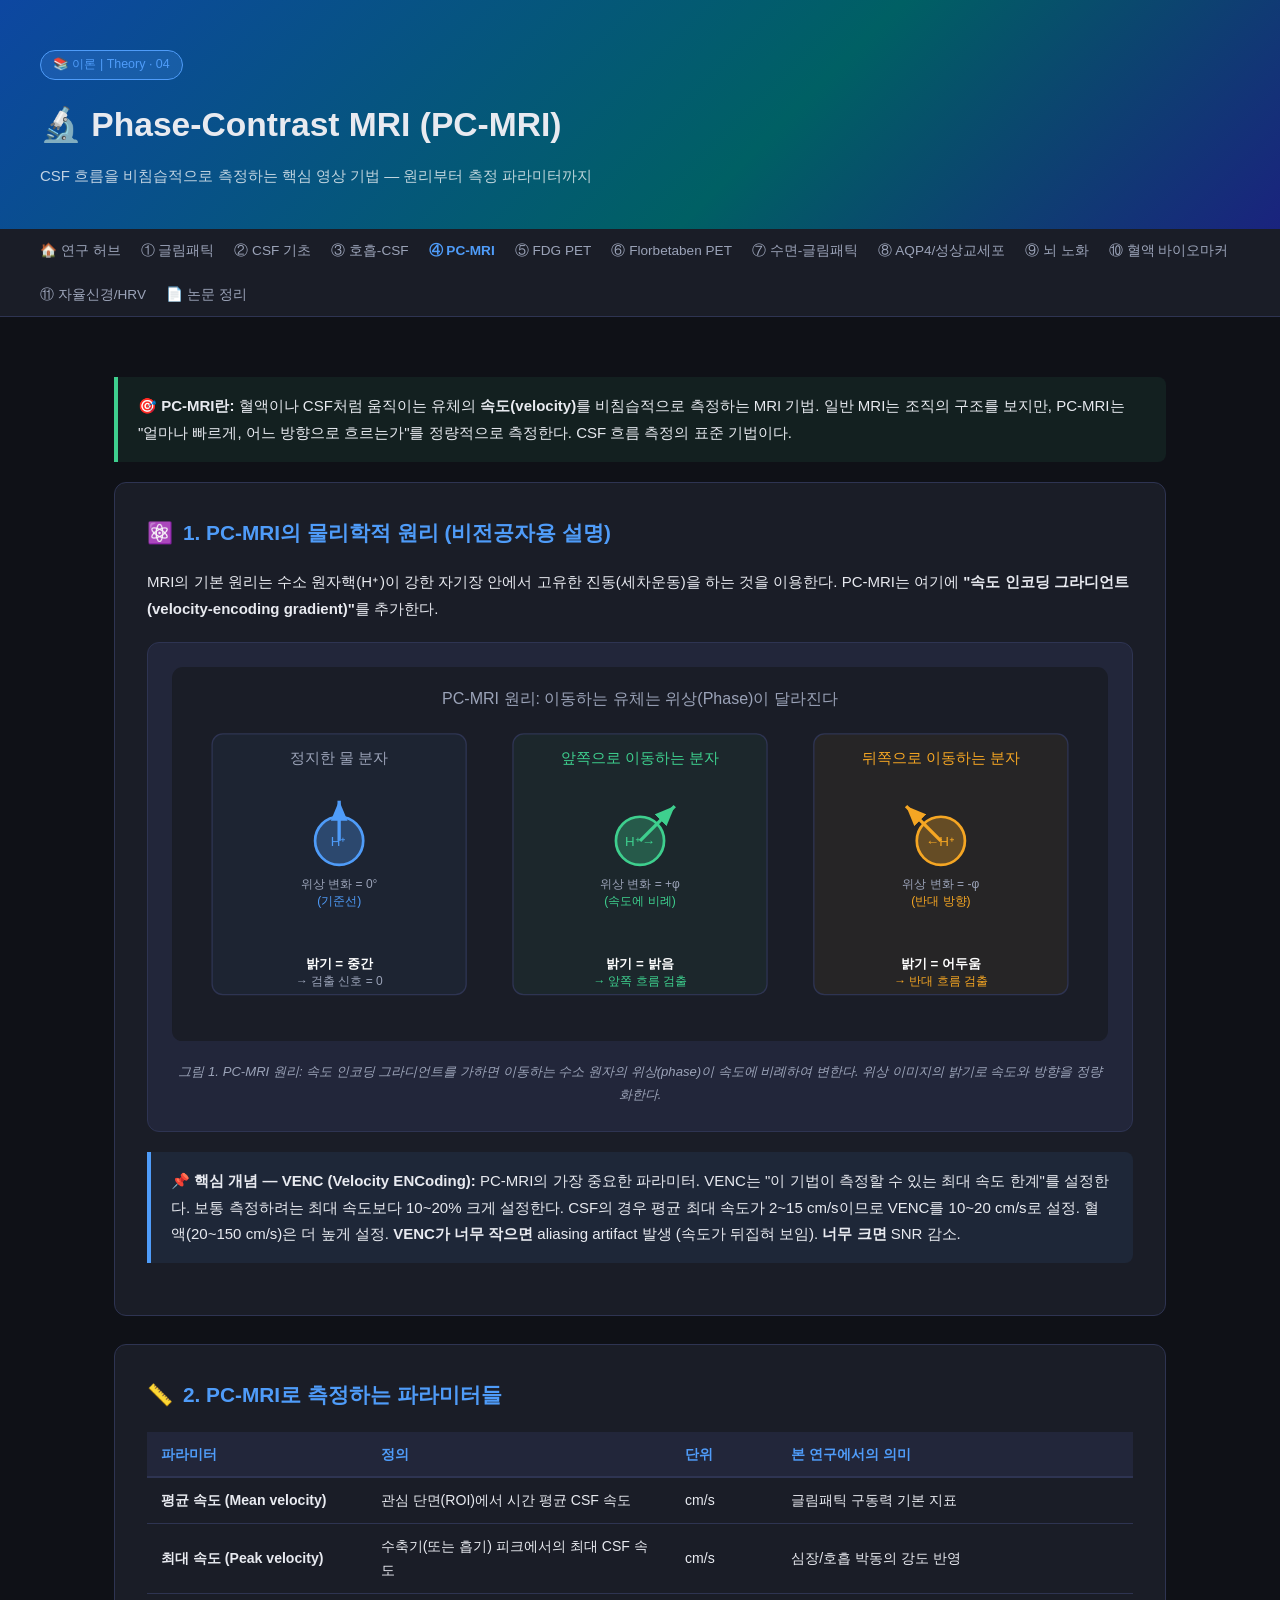
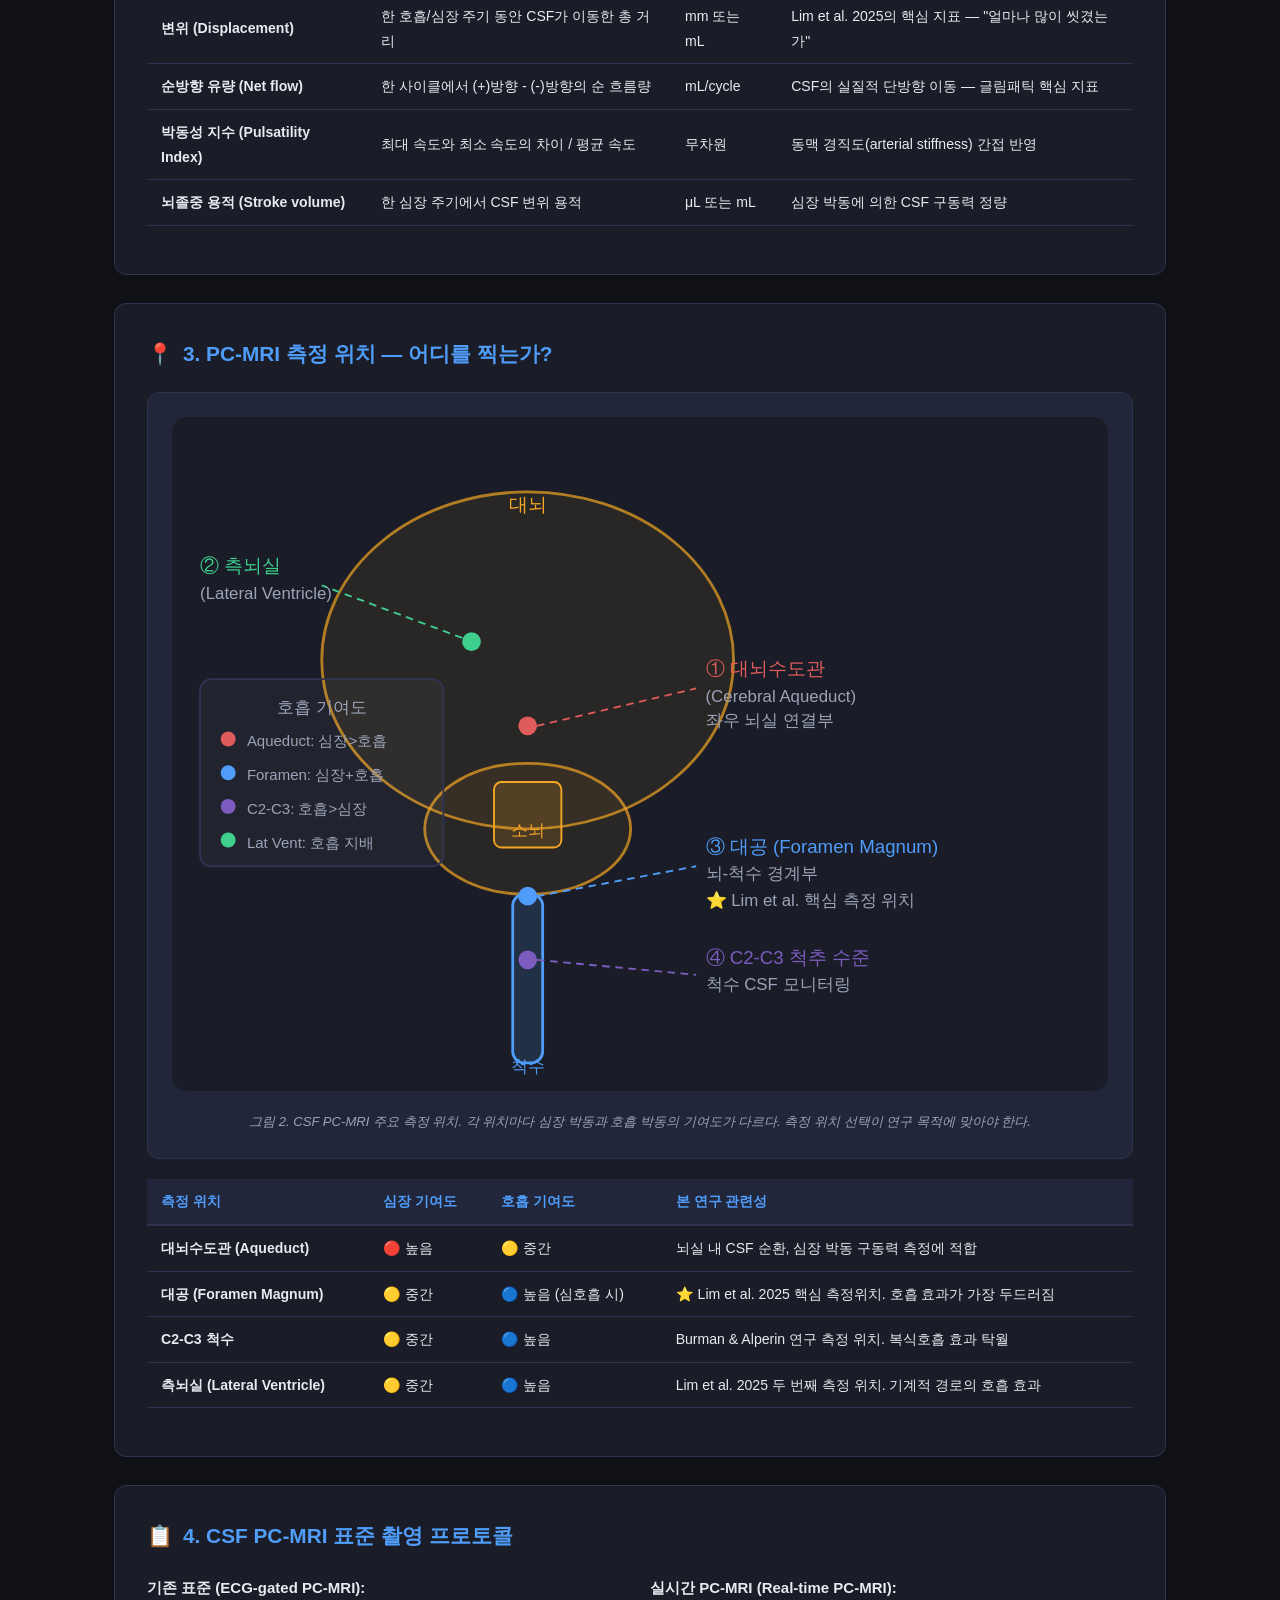
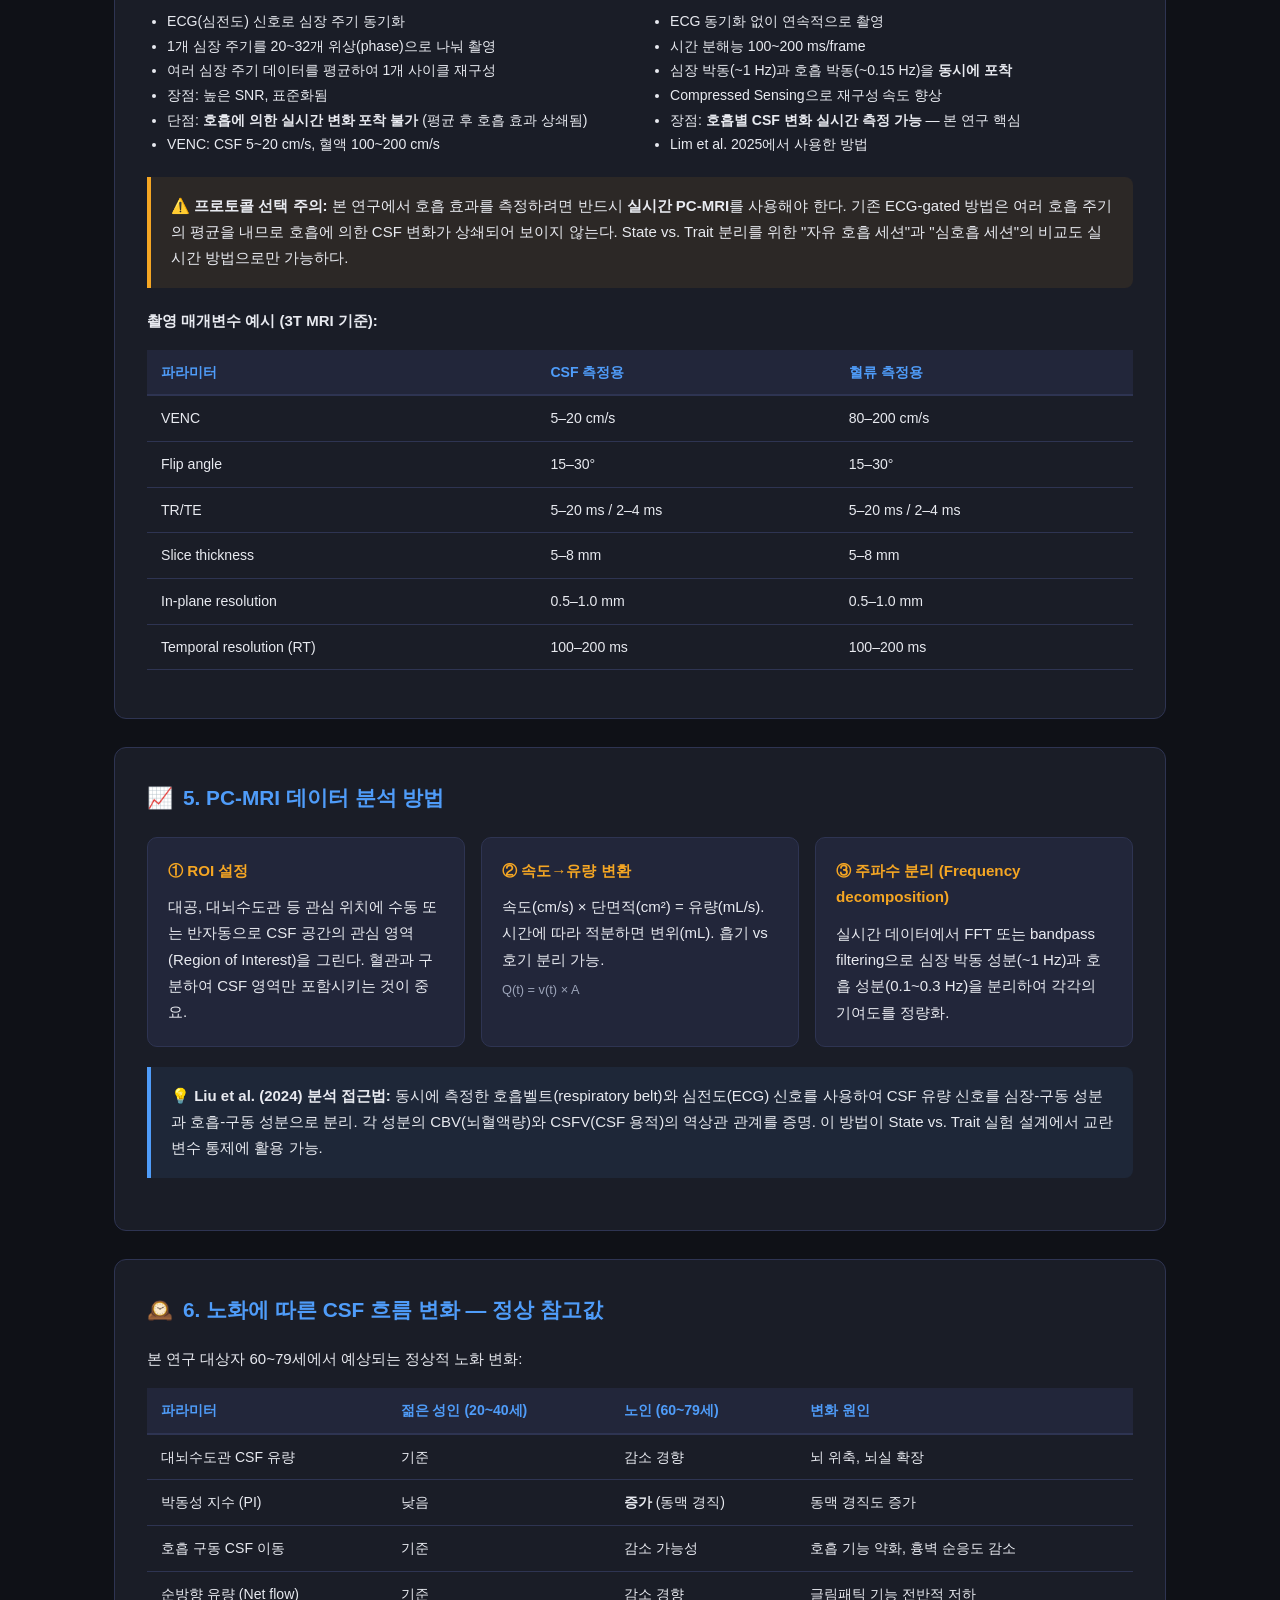
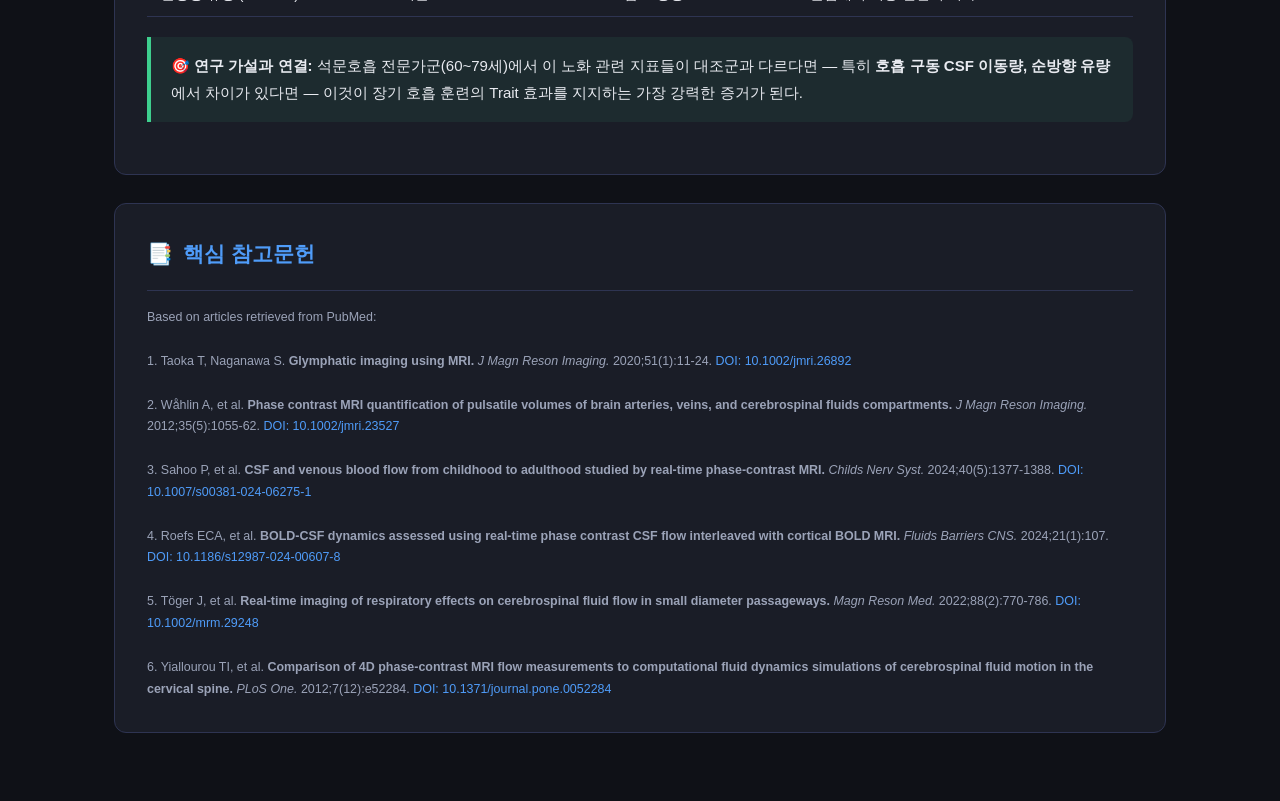
<file: 01_theory/04_pcmri.html>
<!DOCTYPE html>
<html lang="ko">
<head>
<meta charset="UTF-8">
<meta name="viewport" content="width=device-width, initial-scale=1.0">
<title>Phase-Contrast MRI (PC-MRI) | RSP_PET 이론 정리</title>
<style>
  :root { --bg:#0f1117; --surface:#1a1d27; --surface2:#22263a; --accent:#4f9cf9; --green:#3ecf8e; --orange:#f5a623; --red:#e05c5c; --purple:#7c5cbf; --text:#e8eaf0; --text2:#9ba3b8; --border:#2e3452; }
  * { box-sizing:border-box; margin:0; padding:0; }
  body { background:var(--bg); color:var(--text); font-family:'Segoe UI',sans-serif; font-size:15px; line-height:1.75; }
  .hero { background:linear-gradient(135deg,#0d47a1 0%,#006064 60%,#1a237e 100%); padding:50px 40px 40px; }
  .hero h1 { font-size:2.1rem; font-weight:700; margin-bottom:8px; }
  .hero p { color:rgba(255,255,255,0.75); max-width:700px; }
  .badge { display:inline-block; background:rgba(79,156,249,0.2); border:1px solid var(--accent); color:var(--accent); border-radius:20px; padding:3px 12px; font-size:0.78rem; margin-bottom:16px; }
  .nav-bar { background:var(--surface); border-bottom:1px solid var(--border); padding:10px 40px; display:flex; gap:20px; flex-wrap:wrap; }
  .nav-bar a { color:var(--text2); text-decoration:none; font-size:0.85rem; }
  .nav-bar a:hover { color:var(--accent); }
  .nav-bar a.active { color:var(--accent); font-weight:600; }
  .container { max-width:1100px; margin:0 auto; padding:40px 24px; }
  .section { background:var(--surface); border:1px solid var(--border); border-radius:12px; padding:32px; margin-bottom:28px; }
  .section-title { font-size:1.3rem; font-weight:700; color:var(--accent); margin-bottom:18px; display:flex; align-items:center; gap:10px; }
  .highlight-box { background:rgba(79,156,249,0.08); border-left:4px solid var(--accent); border-radius:0 8px 8px 0; padding:16px 20px; margin:20px 0; }
  .warning-box { background:rgba(245,166,35,0.08); border-left:4px solid var(--orange); border-radius:0 8px 8px 0; padding:16px 20px; margin:20px 0; }
  .key-box { background:rgba(62,207,142,0.08); border-left:4px solid var(--green); border-radius:0 8px 8px 0; padding:16px 20px; margin:20px 0; }
  .grid-2 { display:grid; grid-template-columns:1fr 1fr; gap:20px; margin:20px 0; }
  .grid-3 { display:grid; grid-template-columns:1fr 1fr 1fr; gap:16px; margin:20px 0; }
  .card { background:var(--surface2); border:1px solid var(--border); border-radius:10px; padding:20px; }
  .card h4 { color:var(--orange); font-size:0.95rem; margin-bottom:10px; }
  .diagram-container { background:var(--surface2); border:1px solid var(--border); border-radius:12px; padding:24px; margin:20px 0; text-align:center; }
  .diagram-label { font-size:0.82rem; color:var(--text2); margin-top:12px; font-style:italic; }
  table { width:100%; border-collapse:collapse; margin:16px 0; font-size:0.88rem; }
  th { background:var(--surface2); color:var(--accent); padding:10px 14px; text-align:left; border-bottom:2px solid var(--border); }
  td { padding:10px 14px; border-bottom:1px solid var(--border); }
  .tag { display:inline-block; padding:2px 8px; border-radius:12px; font-size:0.75rem; }
  .tag-blue { background:rgba(79,156,249,0.15); color:var(--accent); }
  .tag-green { background:rgba(62,207,142,0.15); color:var(--green); }
  .tag-orange { background:rgba(245,166,35,0.15); color:var(--orange); }
  .ref { font-size:0.78rem; color:var(--text2); margin-top:16px; padding-top:16px; border-top:1px solid var(--border); }
  .ref a { color:var(--accent); text-decoration:none; }
  .two-col { display:grid; grid-template-columns:1fr 1fr; gap:24px; }
  @media(max-width:768px) { .grid-2,.grid-3,.two-col { grid-template-columns:1fr; } }
</style>
<link rel="stylesheet" href="../mobile.css">
</head>
<body>

<div class="hero">
  <div class="badge">📚 이론 | Theory · 04</div>
  <h1>🔬 Phase-Contrast MRI (PC-MRI)</h1>
  <p>CSF 흐름을 비침습적으로 측정하는 핵심 영상 기법 — 원리부터 측정 파라미터까지</p>
</div>

<div class="nav-bar">
  <a href="../index.html">🏠 연구 허브</a>
  <a href="01_glymphatic_system.html">① 글림패틱</a>
  <a href="02_csf_basics.html">② CSF 기초</a>
  <a href="03_respiration_csf_mechanism.html">③ 호흡-CSF</a>
  <a href="04_pcmri.html" class="active">④ PC-MRI</a>
  <a href="05_fdg_pet.html">⑤ FDG PET</a>
  <a href="06_florbetaben_pet.html">⑥ Florbetaben PET</a>
  <a href="07_sleep_glymphatic.html">⑦ 수면-글림패틱</a>
  <a href="08_aqp4_astrocytes.html">⑧ AQP4/성상교세포</a>
  <a href="09_brain_aging.html">⑨ 뇌 노화</a>
  <a href="10_blood_biomarkers.html">⑩ 혈액 바이오마커</a>
  <a href="11_autonomic_hrv.html">⑪ 자율신경/HRV</a>
  <a href="../02_paper/paper_index.html">📄 논문 정리</a>
</div>

<div class="container">

  <!-- 개요 -->
  <div class="key-box">
    <strong>🎯 PC-MRI란:</strong> 혈액이나 CSF처럼 움직이는 유체의 <strong>속도(velocity)</strong>를 비침습적으로 측정하는 MRI 기법. 일반 MRI는 조직의 구조를 보지만, PC-MRI는 "얼마나 빠르게, 어느 방향으로 흐르는가"를 정량적으로 측정한다. CSF 흐름 측정의 표준 기법이다.
  </div>

  <!-- 1. 물리학적 원리 -->
  <div class="section">
    <div class="section-title"><span class="icon">⚛️</span> 1. PC-MRI의 물리학적 원리 (비전공자용 설명)</div>

    <p>MRI의 기본 원리는 수소 원자핵(H⁺)이 강한 자기장 안에서 고유한 진동(세차운동)을 하는 것을 이용한다. PC-MRI는 여기에 <strong>"속도 인코딩 그라디언트(velocity-encoding gradient)"</strong>를 추가한다.</p>

    <div class="diagram-container">
      <svg viewBox="0 0 700 280" xmlns="http://www.w3.org/2000/svg" style="max-width:100%; height:auto;">
        <rect width="700" height="280" fill="#1a1d27" rx="8"/>
        <text x="350" y="28" fill="#9ba3b8" font-size="12" text-anchor="middle">PC-MRI 원리: 이동하는 유체는 위상(Phase)이 달라진다</text>

        <!-- 정지 -->
        <rect x="30" y="50" width="190" height="195" rx="8" fill="rgba(79,156,249,0.05)" stroke="var(--border)" stroke-width="1"/>
        <text x="125" y="72" fill="#9ba3b8" font-size="11" text-anchor="middle">정지한 물 분자</text>
        <!-- 원자 -->
        <circle cx="125" cy="130" r="18" fill="rgba(79,156,249,0.3)" stroke="#4f9cf9" stroke-width="2"/>
        <text x="125" y="134" fill="#4f9cf9" font-size="10" text-anchor="middle">H⁺</text>
        <!-- 화살표 (위상) -->
        <line x1="125" y1="130" x2="125" y2="100" stroke="#4f9cf9" stroke-width="2.5" marker-end="url(#arr1)"/>
        <defs>
          <marker id="arr1" markerWidth="6" markerHeight="5" refX="6" refY="2.5" orient="auto"><polygon points="0 0,6 2.5,0 5" fill="#4f9cf9"/></marker>
          <marker id="arr2" markerWidth="6" markerHeight="5" refX="6" refY="2.5" orient="auto"><polygon points="0 0,6 2.5,0 5" fill="#3ecf8e"/></marker>
          <marker id="arr3" markerWidth="6" markerHeight="5" refX="6" refY="2.5" orient="auto"><polygon points="0 0,6 2.5,0 5" fill="#f5a623"/></marker>
        </defs>
        <text x="125" y="165" fill="#9ba3b8" font-size="9" text-anchor="middle">위상 변화 = 0°</text>
        <text x="125" y="178" fill="#4f9cf9" font-size="9" text-anchor="middle">(기준선)</text>
        <text x="125" y="225" fill="white" font-size="10" text-anchor="middle" font-weight="bold">밝기 = 중간</text>
        <text x="125" y="238" fill="#9ba3b8" font-size="9" text-anchor="middle">→ 검출 신호 = 0</text>

        <!-- 빠른 방향 흐름 -->
        <rect x="255" y="50" width="190" height="195" rx="8" fill="rgba(62,207,142,0.05)" stroke="var(--border)" stroke-width="1"/>
        <text x="350" y="72" fill="#3ecf8e" font-size="11" text-anchor="middle">앞쪽으로 이동하는 분자</text>
        <!-- 원자 이동 -->
        <circle cx="350" cy="130" r="18" fill="rgba(62,207,142,0.3)" stroke="#3ecf8e" stroke-width="2"/>
        <text x="350" y="134" fill="#3ecf8e" font-size="10" text-anchor="middle">H⁺→</text>
        <!-- 위상 회전 화살표 -->
        <line x1="350" y1="130" x2="376" y2="104" stroke="#3ecf8e" stroke-width="2.5" marker-end="url(#arr2)"/>
        <text x="350" y="165" fill="#9ba3b8" font-size="9" text-anchor="middle">위상 변화 = +φ</text>
        <text x="350" y="178" fill="#3ecf8e" font-size="9" text-anchor="middle">(속도에 비례)</text>
        <text x="350" y="225" fill="white" font-size="10" text-anchor="middle" font-weight="bold">밝기 = 밝음</text>
        <text x="350" y="238" fill="#3ecf8e" font-size="9" text-anchor="middle">→ 앞쪽 흐름 검출</text>

        <!-- 반대 방향 흐름 -->
        <rect x="480" y="50" width="190" height="195" rx="8" fill="rgba(245,166,35,0.05)" stroke="var(--border)" stroke-width="1"/>
        <text x="575" y="72" fill="#f5a623" font-size="11" text-anchor="middle">뒤쪽으로 이동하는 분자</text>
        <circle cx="575" cy="130" r="18" fill="rgba(245,166,35,0.3)" stroke="#f5a623" stroke-width="2"/>
        <text x="575" y="134" fill="#f5a623" font-size="10" text-anchor="middle">←H⁺</text>
        <line x1="575" y1="130" x2="549" y2="104" stroke="#f5a623" stroke-width="2.5" marker-end="url(#arr3)"/>
        <text x="575" y="165" fill="#9ba3b8" font-size="9" text-anchor="middle">위상 변화 = -φ</text>
        <text x="575" y="178" fill="#f5a623" font-size="9" text-anchor="middle">(반대 방향)</text>
        <text x="575" y="225" fill="white" font-size="10" text-anchor="middle" font-weight="bold">밝기 = 어두움</text>
        <text x="575" y="238" fill="#f5a623" font-size="9" text-anchor="middle">→ 반대 흐름 검출</text>
      </svg>
      <p class="diagram-label">그림 1. PC-MRI 원리: 속도 인코딩 그라디언트를 가하면 이동하는 수소 원자의 위상(phase)이 속도에 비례하여 변한다. 위상 이미지의 밝기로 속도와 방향을 정량화한다.</p>
    </div>

    <div class="highlight-box">
      <strong>📌 핵심 개념 — VENC (Velocity ENCoding):</strong> PC-MRI의 가장 중요한 파라미터. VENC는 "이 기법이 측정할 수 있는 최대 속도 한계"를 설정한다. 보통 측정하려는 최대 속도보다 10~20% 크게 설정한다. CSF의 경우 평균 최대 속도가 2~15 cm/s이므로 VENC를 10~20 cm/s로 설정. 혈액(20~150 cm/s)은 더 높게 설정. <strong>VENC가 너무 작으면</strong> aliasing artifact 발생 (속도가 뒤집혀 보임). <strong>너무 크면</strong> SNR 감소.
    </div>
  </div>

  <!-- 2. 측정되는 파라미터 -->
  <div class="section">
    <div class="section-title"><span class="icon">📏</span> 2. PC-MRI로 측정하는 파라미터들</div>

    <table>
      <tr>
        <th>파라미터</th>
        <th>정의</th>
        <th>단위</th>
        <th>본 연구에서의 의미</th>
      </tr>
      <tr>
        <td><strong>평균 속도 (Mean velocity)</strong></td>
        <td>관심 단면(ROI)에서 시간 평균 CSF 속도</td>
        <td>cm/s</td>
        <td>글림패틱 구동력 기본 지표</td>
      </tr>
      <tr>
        <td><strong>최대 속도 (Peak velocity)</strong></td>
        <td>수축기(또는 흡기) 피크에서의 최대 CSF 속도</td>
        <td>cm/s</td>
        <td>심장/호흡 박동의 강도 반영</td>
      </tr>
      <tr>
        <td><strong>변위 (Displacement)</strong></td>
        <td>한 호흡/심장 주기 동안 CSF가 이동한 총 거리</td>
        <td>mm 또는 mL</td>
        <td>Lim et al. 2025의 핵심 지표 — "얼마나 많이 씻겼는가"</td>
      </tr>
      <tr>
        <td><strong>순방향 유량 (Net flow)</strong></td>
        <td>한 사이클에서 (+)방향 - (-)방향의 순 흐름량</td>
        <td>mL/cycle</td>
        <td>CSF의 실질적 단방향 이동 — 글림패틱 핵심 지표</td>
      </tr>
      <tr>
        <td><strong>박동성 지수 (Pulsatility Index)</strong></td>
        <td>최대 속도와 최소 속도의 차이 / 평균 속도</td>
        <td>무차원</td>
        <td>동맥 경직도(arterial stiffness) 간접 반영</td>
      </tr>
      <tr>
        <td><strong>뇌졸중 용적 (Stroke volume)</strong></td>
        <td>한 심장 주기에서 CSF 변위 용적</td>
        <td>μL 또는 mL</td>
        <td>심장 박동에 의한 CSF 구동력 정량</td>
      </tr>
    </table>
  </div>

  <!-- 3. 측정 위치 -->
  <div class="section">
    <div class="section-title"><span class="icon">📍</span> 3. PC-MRI 측정 위치 — 어디를 찍는가?</div>

    <div class="diagram-container">
      <svg viewBox="0 0 500 360" xmlns="http://www.w3.org/2000/svg" style="max-width:100%; height:auto;">
        <rect width="500" height="360" fill="#1a1d27" rx="8"/>

        <!-- 뇌 외곽선 (단순화된 시상면) -->
        <ellipse cx="190" cy="130" rx="110" ry="90" fill="rgba(245,166,35,0.1)" stroke="#f5a623" stroke-width="1.5" opacity="0.7"/>
        <text x="190" y="50" fill="#f5a623" font-size="10" text-anchor="middle">대뇌</text>

        <!-- 소뇌 -->
        <ellipse cx="190" cy="220" rx="55" ry="35" fill="rgba(245,166,35,0.1)" stroke="#f5a623" stroke-width="1.5" opacity="0.7"/>
        <text x="190" y="224" fill="#f5a623" font-size="9" text-anchor="middle">소뇌</text>

        <!-- 뇌간 -->
        <rect x="172" y="195" width="36" height="35" rx="4" fill="rgba(245,166,35,0.15)" stroke="#f5a623" stroke-width="1"/>

        <!-- 척수 -->
        <rect x="182" y="255" width="16" height="90" rx="6" fill="rgba(79,156,249,0.15)" stroke="#4f9cf9" stroke-width="1.5"/>
        <text x="190" y="350" fill="#4f9cf9" font-size="9" text-anchor="middle">척수</text>

        <!-- 측정 위치 1: 대뇌수도관 (Aqueduct) -->
        <circle cx="190" cy="165" r="5" fill="#e05c5c"/>
        <line x1="195" y1="165" x2="280" y2="145" stroke="#e05c5c" stroke-width="1" stroke-dasharray="4,3"/>
        <text x="285" y="138" fill="#e05c5c" font-size="10">① 대뇌수도관</text>
        <text x="285" y="152" fill="#9ba3b8" font-size="9">(Cerebral Aqueduct)</text>
        <text x="285" y="165" fill="#9ba3b8" font-size="9">좌우 뇌실 연결부</text>

        <!-- 측정 위치 2: 측뇌실 -->
        <circle cx="160" cy="120" r="5" fill="#3ecf8e"/>
        <line x1="155" y1="118" x2="80" y2="90" stroke="#3ecf8e" stroke-width="1" stroke-dasharray="4,3"/>
        <text x="15" y="83" fill="#3ecf8e" font-size="10">② 측뇌실</text>
        <text x="15" y="97" fill="#9ba3b8" font-size="9">(Lateral Ventricle)</text>

        <!-- 측정 위치 3: 대공 (Foramen Magnum) -->
        <circle cx="190" cy="256" r="5" fill="#4f9cf9"/>
        <line x1="195" y1="256" x2="280" y2="240" stroke="#4f9cf9" stroke-width="1" stroke-dasharray="4,3"/>
        <text x="285" y="233" fill="#4f9cf9" font-size="10">③ 대공 (Foramen Magnum)</text>
        <text x="285" y="247" fill="#9ba3b8" font-size="9">뇌-척수 경계부</text>
        <text x="285" y="261" fill="#9ba3b8" font-size="9">⭐ Lim et al. 핵심 측정 위치</text>

        <!-- 측정 위치 4: C2-C3 경추 레벨 -->
        <circle cx="190" cy="290" r="5" fill="#7c5cbf"/>
        <line x1="195" y1="290" x2="280" y2="298" stroke="#7c5cbf" stroke-width="1" stroke-dasharray="4,3"/>
        <text x="285" y="292" fill="#7c5cbf" font-size="10">④ C2-C3 척추 수준</text>
        <text x="285" y="306" fill="#9ba3b8" font-size="9">척수 CSF 모니터링</text>

        <!-- 범례 -->
        <rect x="15" y="140" width="130" height="100" rx="6" fill="rgba(255,255,255,0.03)" stroke="var(--border)" stroke-width="1"/>
        <text x="80" y="158" fill="#9ba3b8" font-size="9" text-anchor="middle">호흡 기여도</text>
        <circle cx="30" cy="172" r="4" fill="#e05c5c"/>
        <text x="40" y="176" fill="#9ba3b8" font-size="8">Aqueduct: 심장&gt;호흡</text>
        <circle cx="30" cy="190" r="4" fill="#4f9cf9"/>
        <text x="40" y="194" fill="#9ba3b8" font-size="8">Foramen: 심장+호흡</text>
        <circle cx="30" cy="208" r="4" fill="#7c5cbf"/>
        <text x="40" y="212" fill="#9ba3b8" font-size="8">C2-C3: 호흡&gt;심장</text>
        <circle cx="30" cy="226" r="4" fill="#3ecf8e"/>
        <text x="40" y="230" fill="#9ba3b8" font-size="8">Lat Vent: 호흡 지배</text>
      </svg>
      <p class="diagram-label">그림 2. CSF PC-MRI 주요 측정 위치. 각 위치마다 심장 박동과 호흡 박동의 기여도가 다르다. 측정 위치 선택이 연구 목적에 맞아야 한다.</p>
    </div>

    <table>
      <tr>
        <th>측정 위치</th>
        <th>심장 기여도</th>
        <th>호흡 기여도</th>
        <th>본 연구 관련성</th>
      </tr>
      <tr>
        <td><strong>대뇌수도관 (Aqueduct)</strong></td>
        <td>🔴 높음</td>
        <td>🟡 중간</td>
        <td>뇌실 내 CSF 순환, 심장 박동 구동력 측정에 적합</td>
      </tr>
      <tr>
        <td><strong>대공 (Foramen Magnum)</strong></td>
        <td>🟡 중간</td>
        <td>🔵 높음 (심호흡 시)</td>
        <td>⭐ Lim et al. 2025 핵심 측정위치. 호흡 효과가 가장 두드러짐</td>
      </tr>
      <tr>
        <td><strong>C2-C3 척수</strong></td>
        <td>🟡 중간</td>
        <td>🔵 높음</td>
        <td>Burman &amp; Alperin 연구 측정 위치. 복식호흡 효과 탁월</td>
      </tr>
      <tr>
        <td><strong>측뇌실 (Lateral Ventricle)</strong></td>
        <td>🟡 중간</td>
        <td>🔵 높음</td>
        <td>Lim et al. 2025 두 번째 측정 위치. 기계적 경로의 호흡 효과</td>
      </tr>
    </table>
  </div>

  <!-- 4. 표준 촬영 프로토콜 -->
  <div class="section">
    <div class="section-title"><span class="icon">📋</span> 4. CSF PC-MRI 표준 촬영 프로토콜</div>

    <div class="grid-2">
      <div>
        <p><strong>기존 표준 (ECG-gated PC-MRI):</strong></p>
        <ul style="margin-top:8px; padding-left:20px; font-size:0.88rem;">
          <li>ECG(심전도) 신호로 심장 주기 동기화</li>
          <li>1개 심장 주기를 20~32개 위상(phase)으로 나눠 촬영</li>
          <li>여러 심장 주기 데이터를 평균하여 1개 사이클 재구성</li>
          <li>장점: 높은 SNR, 표준화됨</li>
          <li>단점: <strong>호흡에 의한 실시간 변화 포착 불가</strong> (평균 후 호흡 효과 상쇄됨)</li>
          <li>VENC: CSF 5~20 cm/s, 혈액 100~200 cm/s</li>
        </ul>
      </div>
      <div>
        <p><strong>실시간 PC-MRI (Real-time PC-MRI):</strong></p>
        <ul style="margin-top:8px; padding-left:20px; font-size:0.88rem;">
          <li>ECG 동기화 없이 연속적으로 촬영</li>
          <li>시간 분해능 100~200 ms/frame</li>
          <li>심장 박동(~1 Hz)과 호흡 박동(~0.15 Hz)을 <strong>동시에 포착</strong></li>
          <li>Compressed Sensing으로 재구성 속도 향상</li>
          <li>장점: <strong>호흡별 CSF 변화 실시간 측정 가능</strong> — 본 연구 핵심</li>
          <li>Lim et al. 2025에서 사용한 방법</li>
        </ul>
      </div>
    </div>

    <div class="warning-box">
      <strong>⚠️ 프로토콜 선택 주의:</strong> 본 연구에서 호흡 효과를 측정하려면 반드시 <strong>실시간 PC-MRI</strong>를 사용해야 한다. 기존 ECG-gated 방법은 여러 호흡 주기의 평균을 내므로 호흡에 의한 CSF 변화가 상쇄되어 보이지 않는다. State vs. Trait 분리를 위한 "자유 호흡 세션"과 "심호흡 세션"의 비교도 실시간 방법으로만 가능하다.
    </div>

    <p style="margin-top:16px;"><strong>촬영 매개변수 예시 (3T MRI 기준):</strong></p>
    <table>
      <tr>
        <th>파라미터</th>
        <th>CSF 측정용</th>
        <th>혈류 측정용</th>
      </tr>
      <tr>
        <td>VENC</td>
        <td>5–20 cm/s</td>
        <td>80–200 cm/s</td>
      </tr>
      <tr>
        <td>Flip angle</td>
        <td>15–30°</td>
        <td>15–30°</td>
      </tr>
      <tr>
        <td>TR/TE</td>
        <td>5–20 ms / 2–4 ms</td>
        <td>5–20 ms / 2–4 ms</td>
      </tr>
      <tr>
        <td>Slice thickness</td>
        <td>5–8 mm</td>
        <td>5–8 mm</td>
      </tr>
      <tr>
        <td>In-plane resolution</td>
        <td>0.5–1.0 mm</td>
        <td>0.5–1.0 mm</td>
      </tr>
      <tr>
        <td>Temporal resolution (RT)</td>
        <td>100–200 ms</td>
        <td>100–200 ms</td>
      </tr>
    </table>
  </div>

  <!-- 5. 데이터 분석 -->
  <div class="section">
    <div class="section-title"><span class="icon">📈</span> 5. PC-MRI 데이터 분석 방법</div>

    <div class="grid-3">
      <div class="card">
        <h4>① ROI 설정</h4>
        <p>대공, 대뇌수도관 등 관심 위치에 수동 또는 반자동으로 CSF 공간의 관심 영역(Region of Interest)을 그린다. 혈관과 구분하여 CSF 영역만 포함시키는 것이 중요.</p>
      </div>
      <div class="card">
        <h4>② 속도→유량 변환</h4>
        <p>속도(cm/s) × 단면적(cm²) = 유량(mL/s). 시간에 따라 적분하면 변위(mL). 흡기 vs 호기 분리 가능.</p>
        <p style="font-size:0.8rem; color:var(--text2); margin-top:6px;">Q(t) = v(t) × A</p>
      </div>
      <div class="card">
        <h4>③ 주파수 분리 (Frequency decomposition)</h4>
        <p>실시간 데이터에서 FFT 또는 bandpass filtering으로 심장 박동 성분(~1 Hz)과 호흡 성분(0.1~0.3 Hz)을 분리하여 각각의 기여도를 정량화.</p>
      </div>
    </div>

    <div class="highlight-box">
      <strong>💡 Liu et al. (2024) 분석 접근법:</strong> 동시에 측정한 호흡벨트(respiratory belt)와 심전도(ECG) 신호를 사용하여 CSF 유량 신호를 심장-구동 성분과 호흡-구동 성분으로 분리. 각 성분의 CBV(뇌혈액량)와 CSFV(CSF 용적)의 역상관 관계를 증명. 이 방법이 State vs. Trait 실험 설계에서 교란 변수 통제에 활용 가능.
    </div>
  </div>

  <!-- 6. 노화 관련 정상값 변화 -->
  <div class="section">
    <div class="section-title"><span class="icon">🕰️</span> 6. 노화에 따른 CSF 흐름 변화 — 정상 참고값</div>

    <p>본 연구 대상자 60~79세에서 예상되는 정상적 노화 변화:</p>
    <table>
      <tr>
        <th>파라미터</th>
        <th>젊은 성인 (20~40세)</th>
        <th>노인 (60~79세)</th>
        <th>변화 원인</th>
      </tr>
      <tr>
        <td>대뇌수도관 CSF 유량</td>
        <td>기준</td>
        <td>감소 경향</td>
        <td>뇌 위축, 뇌실 확장</td>
      </tr>
      <tr>
        <td>박동성 지수 (PI)</td>
        <td>낮음</td>
        <td><strong>증가</strong> (동맥 경직)</td>
        <td>동맥 경직도 증가</td>
      </tr>
      <tr>
        <td>호흡 구동 CSF 이동</td>
        <td>기준</td>
        <td>감소 가능성</td>
        <td>호흡 기능 약화, 흉벽 순응도 감소</td>
      </tr>
      <tr>
        <td>순방향 유량 (Net flow)</td>
        <td>기준</td>
        <td>감소 경향</td>
        <td>글림패틱 기능 전반적 저하</td>
      </tr>
    </table>

    <div class="key-box">
      <strong>🎯 연구 가설과 연결:</strong> 석문호흡 전문가군(60~79세)에서 이 노화 관련 지표들이 대조군과 다르다면 — 특히 <strong>호흡 구동 CSF 이동량, 순방향 유량</strong>에서 차이가 있다면 — 이것이 장기 호흡 훈련의 Trait 효과를 지지하는 가장 강력한 증거가 된다.
    </div>
  </div>

  <!-- 참고문헌 -->
  <div class="section">
    <div class="section-title"><span class="icon">📑</span> 핵심 참고문헌</div>
    <div class="ref">
      <p>Based on articles retrieved from PubMed:</p><br>
      <p>1. Taoka T, Naganawa S. <strong>Glymphatic imaging using MRI.</strong> <em>J Magn Reson Imaging.</em> 2020;51(1):11-24. <a href="https://doi.org/10.1002/jmri.26892" target="_blank">DOI: 10.1002/jmri.26892</a></p><br>
      <p>2. Wåhlin A, et al. <strong>Phase contrast MRI quantification of pulsatile volumes of brain arteries, veins, and cerebrospinal fluids compartments.</strong> <em>J Magn Reson Imaging.</em> 2012;35(5):1055-62. <a href="https://doi.org/10.1002/jmri.23527" target="_blank">DOI: 10.1002/jmri.23527</a></p><br>
      <p>3. Sahoo P, et al. <strong>CSF and venous blood flow from childhood to adulthood studied by real-time phase-contrast MRI.</strong> <em>Childs Nerv Syst.</em> 2024;40(5):1377-1388. <a href="https://doi.org/10.1007/s00381-024-06275-1" target="_blank">DOI: 10.1007/s00381-024-06275-1</a></p><br>
      <p>4. Roefs ECA, et al. <strong>BOLD-CSF dynamics assessed using real-time phase contrast CSF flow interleaved with cortical BOLD MRI.</strong> <em>Fluids Barriers CNS.</em> 2024;21(1):107. <a href="https://doi.org/10.1186/s12987-024-00607-8" target="_blank">DOI: 10.1186/s12987-024-00607-8</a></p><br>
      <p>5. Töger J, et al. <strong>Real-time imaging of respiratory effects on cerebrospinal fluid flow in small diameter passageways.</strong> <em>Magn Reson Med.</em> 2022;88(2):770-786. <a href="https://doi.org/10.1002/mrm.29248" target="_blank">DOI: 10.1002/mrm.29248</a></p><br>
      <p>6. Yiallourou TI, et al. <strong>Comparison of 4D phase-contrast MRI flow measurements to computational fluid dynamics simulations of cerebrospinal fluid motion in the cervical spine.</strong> <em>PLoS One.</em> 2012;7(12):e52284. <a href="https://doi.org/10.1371/journal.pone.0052284" target="_blank">DOI: 10.1371/journal.pone.0052284</a></p>
    </div>
  </div>

</div>
</body>
</html>
</file>
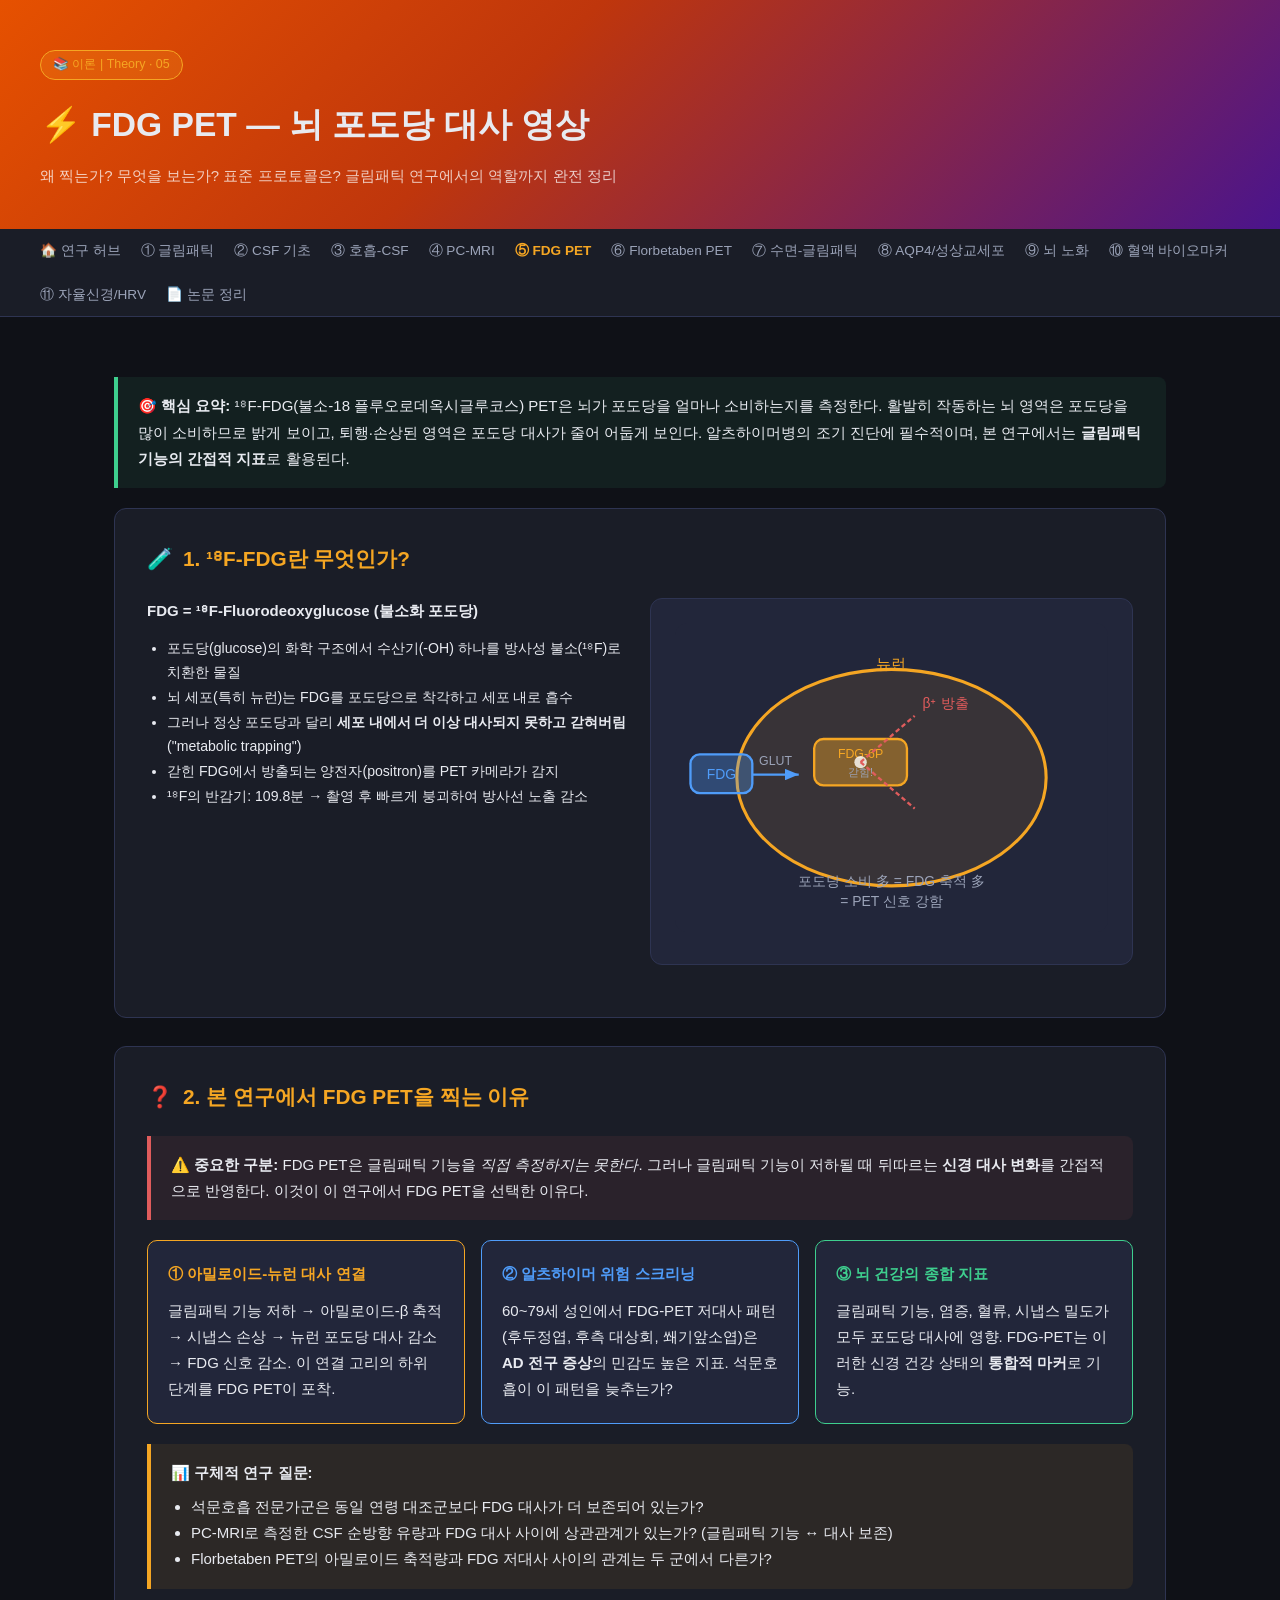
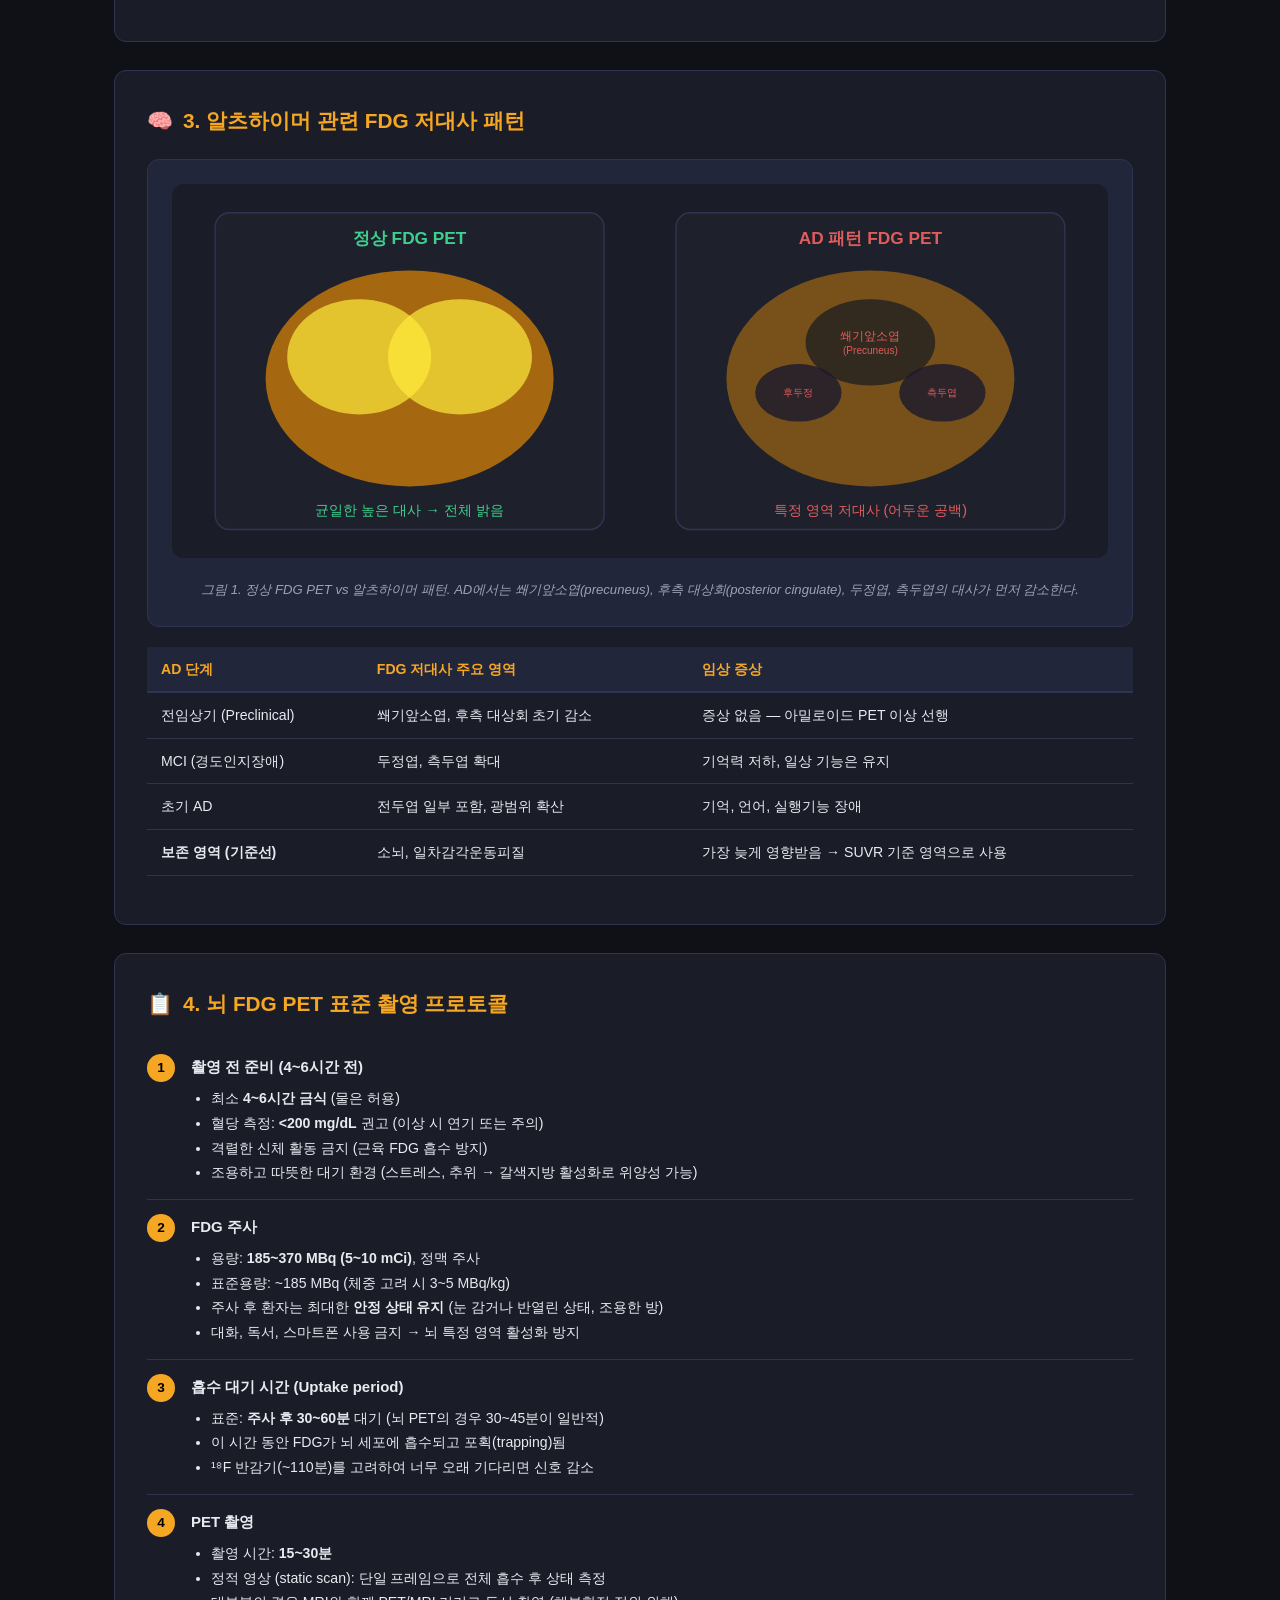
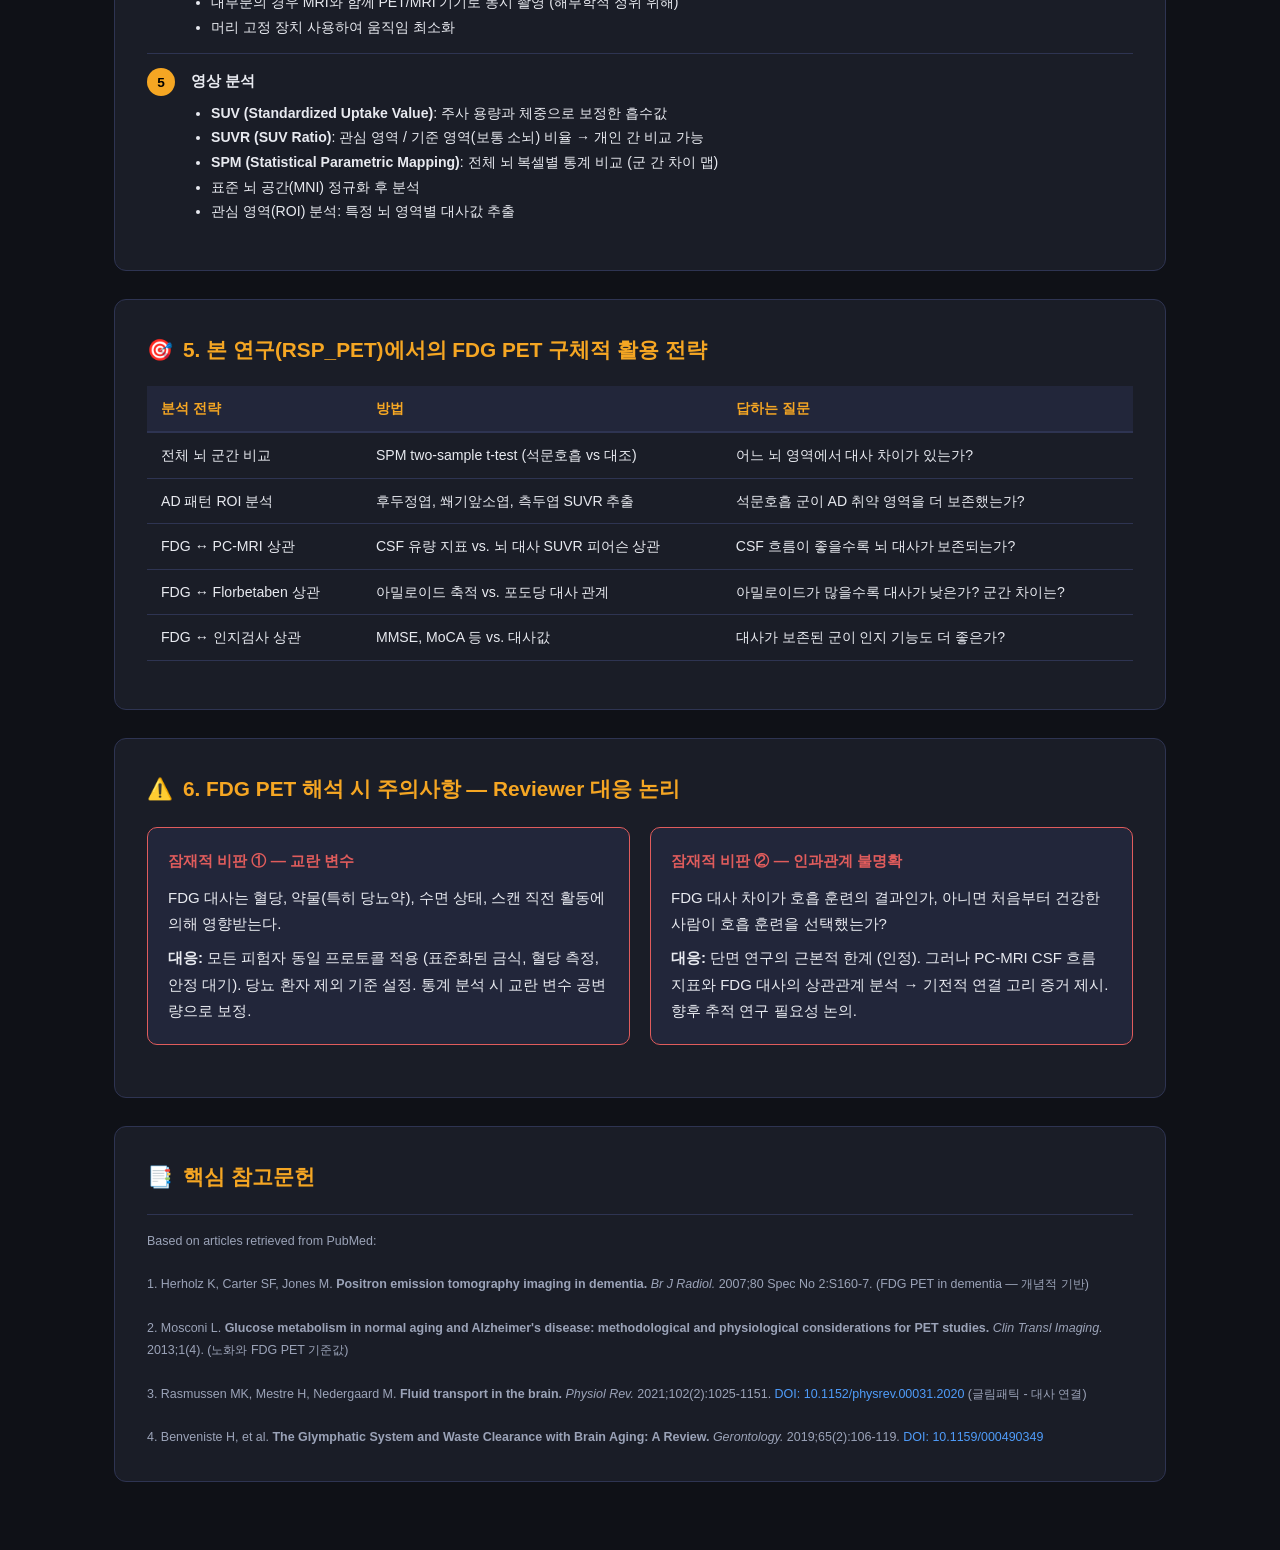
<file: 01_theory/05_fdg_pet.html>
<!DOCTYPE html>
<html lang="ko">
<head>
<meta charset="UTF-8">
<meta name="viewport" content="width=device-width, initial-scale=1.0">
<title>FDG PET — 뇌 포도당 대사 | RSP_PET 이론 정리</title>
<style>
  :root { --bg:#0f1117; --surface:#1a1d27; --surface2:#22263a; --accent:#f5a623; --blue:#4f9cf9; --green:#3ecf8e; --red:#e05c5c; --purple:#7c5cbf; --text:#e8eaf0; --text2:#9ba3b8; --border:#2e3452; }
  * { box-sizing:border-box; margin:0; padding:0; }
  body { background:var(--bg); color:var(--text); font-family:'Segoe UI',sans-serif; font-size:15px; line-height:1.75; }
  .hero { background:linear-gradient(135deg,#e65100 0%,#bf360c 40%,#4a148c 100%); padding:50px 40px 40px; }
  .hero h1 { font-size:2.1rem; font-weight:700; margin-bottom:8px; }
  .hero p { color:rgba(255,255,255,0.75); max-width:700px; }
  .badge { display:inline-block; background:rgba(245,166,35,0.2); border:1px solid var(--accent); color:var(--accent); border-radius:20px; padding:3px 12px; font-size:0.78rem; margin-bottom:16px; }
  .nav-bar { background:var(--surface); border-bottom:1px solid var(--border); padding:10px 40px; display:flex; gap:20px; flex-wrap:wrap; }
  .nav-bar a { color:var(--text2); text-decoration:none; font-size:0.85rem; }
  .nav-bar a:hover { color:var(--accent); }
  .nav-bar a.active { color:var(--accent); font-weight:600; }
  .container { max-width:1100px; margin:0 auto; padding:40px 24px; }
  .section { background:var(--surface); border:1px solid var(--border); border-radius:12px; padding:32px; margin-bottom:28px; }
  .section-title { font-size:1.3rem; font-weight:700; color:var(--accent); margin-bottom:18px; display:flex; align-items:center; gap:10px; }
  .highlight-box { background:rgba(245,166,35,0.08); border-left:4px solid var(--accent); border-radius:0 8px 8px 0; padding:16px 20px; margin:20px 0; }
  .warning-box { background:rgba(224,92,92,0.08); border-left:4px solid var(--red); border-radius:0 8px 8px 0; padding:16px 20px; margin:20px 0; }
  .key-box { background:rgba(62,207,142,0.08); border-left:4px solid var(--green); border-radius:0 8px 8px 0; padding:16px 20px; margin:20px 0; }
  .grid-2 { display:grid; grid-template-columns:1fr 1fr; gap:20px; margin:20px 0; }
  .grid-3 { display:grid; grid-template-columns:1fr 1fr 1fr; gap:16px; margin:20px 0; }
  .card { background:var(--surface2); border:1px solid var(--border); border-radius:10px; padding:20px; }
  .card h4 { color:var(--blue); font-size:0.95rem; margin-bottom:10px; }
  .diagram-container { background:var(--surface2); border:1px solid var(--border); border-radius:12px; padding:24px; margin:20px 0; text-align:center; }
  .diagram-label { font-size:0.82rem; color:var(--text2); margin-top:12px; font-style:italic; }
  .protocol-step { display:flex; align-items:flex-start; gap:16px; padding:14px 0; border-bottom:1px solid var(--border); }
  .protocol-num { background:var(--accent); color:#000; border-radius:50%; width:28px; height:28px; display:flex; align-items:center; justify-content:center; font-weight:700; font-size:0.85rem; flex-shrink:0; }
  table { width:100%; border-collapse:collapse; margin:16px 0; font-size:0.88rem; }
  th { background:var(--surface2); color:var(--accent); padding:10px 14px; text-align:left; border-bottom:2px solid var(--border); }
  td { padding:10px 14px; border-bottom:1px solid var(--border); }
  .ref { font-size:0.78rem; color:var(--text2); margin-top:16px; padding-top:16px; border-top:1px solid var(--border); }
  .ref a { color:var(--blue); text-decoration:none; }
  @media(max-width:768px) { .grid-2,.grid-3 { grid-template-columns:1fr; } }
</style>
<link rel="stylesheet" href="../mobile.css">
</head>
<body>

<div class="hero">
  <div class="badge">📚 이론 | Theory · 05</div>
  <h1>⚡ FDG PET — 뇌 포도당 대사 영상</h1>
  <p>왜 찍는가? 무엇을 보는가? 표준 프로토콜은? 글림패틱 연구에서의 역할까지 완전 정리</p>
</div>

<div class="nav-bar">
  <a href="../index.html">🏠 연구 허브</a>
  <a href="01_glymphatic_system.html">① 글림패틱</a>
  <a href="02_csf_basics.html">② CSF 기초</a>
  <a href="03_respiration_csf_mechanism.html">③ 호흡-CSF</a>
  <a href="04_pcmri.html">④ PC-MRI</a>
  <a href="05_fdg_pet.html" class="active">⑤ FDG PET</a>
  <a href="06_florbetaben_pet.html">⑥ Florbetaben PET</a>
  <a href="07_sleep_glymphatic.html">⑦ 수면-글림패틱</a>
  <a href="08_aqp4_astrocytes.html">⑧ AQP4/성상교세포</a>
  <a href="09_brain_aging.html">⑨ 뇌 노화</a>
  <a href="10_blood_biomarkers.html">⑩ 혈액 바이오마커</a>
  <a href="11_autonomic_hrv.html">⑪ 자율신경/HRV</a>
  <a href="../02_paper/paper_index.html">📄 논문 정리</a>
</div>

<div class="container">

  <!-- 핵심 요약 -->
  <div class="key-box">
    <strong>🎯 핵심 요약:</strong> ¹⁸F-FDG(불소-18 플루오로데옥시글루코스) PET은 뇌가 포도당을 얼마나 소비하는지를 측정한다. 활발히 작동하는 뇌 영역은 포도당을 많이 소비하므로 밝게 보이고, 퇴행·손상된 영역은 포도당 대사가 줄어 어둡게 보인다. 알츠하이머병의 조기 진단에 필수적이며, 본 연구에서는 <strong>글림패틱 기능의 간접적 지표</strong>로 활용된다.
  </div>

  <!-- 1. FDG란 -->
  <div class="section">
    <div class="section-title"><span class="icon">🧪</span> 1. ¹⁸F-FDG란 무엇인가?</div>

    <div class="grid-2">
      <div>
        <p><strong>FDG = ¹⁸F-Fluorodeoxyglucose (불소화 포도당)</strong></p>
        <ul style="margin-top:12px; padding-left:20px; font-size:0.88rem;">
          <li>포도당(glucose)의 화학 구조에서 수산기(-OH) 하나를 방사성 불소(¹⁸F)로 치환한 물질</li>
          <li>뇌 세포(특히 뉴런)는 FDG를 포도당으로 착각하고 세포 내로 흡수</li>
          <li>그러나 정상 포도당과 달리 <strong>세포 내에서 더 이상 대사되지 못하고 갇혀버림</strong> ("metabolic trapping")</li>
          <li>갇힌 FDG에서 방출되는 양전자(positron)를 PET 카메라가 감지</li>
          <li>¹⁸F의 반감기: 109.8분 → 촬영 후 빠르게 붕괴하여 방사선 노출 감소</li>
        </ul>
      </div>
      <div class="diagram-container" style="margin:0;">
        <svg viewBox="0 0 280 200" xmlns="http://www.w3.org/2000/svg" style="max-width:100%; height:auto;">
          <rect width="280" height="200" fill="#22263a" rx="8"/>
          <!-- 세포막 -->
          <ellipse cx="140" cy="100" rx="100" ry="70" fill="rgba(245,166,35,0.1)" stroke="#f5a623" stroke-width="2"/>
          <text x="140" y="30" fill="#f5a623" font-size="10" text-anchor="middle">뉴런</text>

          <!-- FDG 들어오는 경로 -->
          <rect x="10" y="85" width="40" height="25" rx="6" fill="rgba(79,156,249,0.3)" stroke="#4f9cf9" stroke-width="1.5"/>
          <text x="30" y="101" fill="#4f9cf9" font-size="9" text-anchor="middle">FDG</text>
          <defs><marker id="arrY" markerWidth="6" markerHeight="5" refX="6" refY="2.5" orient="auto"><polygon points="0 0,6 2.5,0 5" fill="#4f9cf9"/></marker></defs>
          <path d="M 50,98 L 80,98" stroke="#4f9cf9" stroke-width="1.5" marker-end="url(#arrY)"/>
          <text x="65" y="92" fill="#9ba3b8" font-size="8" text-anchor="middle">GLUT</text>

          <!-- 세포 내 FDG-6P -->
          <rect x="90" y="75" width="60" height="30" rx="6" fill="rgba(245,166,35,0.4)" stroke="#f5a623" stroke-width="1.5"/>
          <text x="120" y="87" fill="#f5a623" font-size="8" text-anchor="middle">FDG-6P</text>
          <text x="120" y="99" fill="#9ba3b8" font-size="7" text-anchor="middle">갇힘!</text>

          <!-- 방사선 방출 -->
          <circle cx="120" cy="90" r="4" fill="white" opacity="0.8"/>
          <line x1="120" y1="90" x2="155" y2="60" stroke="#e05c5c" stroke-width="1.5" stroke-dasharray="3,2"/>
          <text x="160" y="55" fill="#e05c5c" font-size="9">β⁺ 방출</text>
          <line x1="120" y1="90" x2="155" y2="120" stroke="#e05c5c" stroke-width="1.5" stroke-dasharray="3,2"/>

          <text x="140" y="170" fill="#9ba3b8" font-size="9" text-anchor="middle">포도당 소비 多 = FDG 축적 多</text>
          <text x="140" y="183" fill="#9ba3b8" font-size="9" text-anchor="middle">= PET 신호 강함</text>
        </svg>
      </div>
    </div>
  </div>

  <!-- 2. 왜 FDG PET을 찍는가 -->
  <div class="section">
    <div class="section-title"><span class="icon">❓</span> 2. 본 연구에서 FDG PET을 찍는 이유</div>

    <div class="warning-box">
      <strong>⚠️ 중요한 구분:</strong> FDG PET은 글림패틱 기능을 <em>직접 측정하지는 못한다</em>. 그러나 글림패틱 기능이 저하될 때 뒤따르는 <strong>신경 대사 변화</strong>를 간접적으로 반영한다. 이것이 이 연구에서 FDG PET을 선택한 이유다.
    </div>

    <div class="grid-3">
      <div class="card" style="border-color:var(--accent);">
        <h4 style="color:var(--accent);">① 아밀로이드-뉴런 대사 연결</h4>
        <p>글림패틱 기능 저하 → 아밀로이드-β 축적 → 시냅스 손상 → 뉴런 포도당 대사 감소 → FDG 신호 감소. 이 연결 고리의 하위 단계를 FDG PET이 포착.</p>
      </div>
      <div class="card" style="border-color:var(--blue);">
        <h4 style="color:var(--blue);">② 알츠하이머 위험 스크리닝</h4>
        <p>60~79세 성인에서 FDG-PET 저대사 패턴 (후두정엽, 후측 대상회, 쐐기앞소엽)은 <strong>AD 전구 증상</strong>의 민감도 높은 지표. 석문호흡이 이 패턴을 늦추는가?</p>
      </div>
      <div class="card" style="border-color:var(--green);">
        <h4 style="color:var(--green);">③ 뇌 건강의 종합 지표</h4>
        <p>글림패틱 기능, 염증, 혈류, 시냅스 밀도가 모두 포도당 대사에 영향. FDG-PET는 이러한 신경 건강 상태의 <strong>통합적 마커</strong>로 기능.</p>
      </div>
    </div>

    <div class="highlight-box">
      <strong>📊 구체적 연구 질문:</strong>
      <ul style="margin-top:8px; padding-left:20px;">
        <li>석문호흡 전문가군은 동일 연령 대조군보다 FDG 대사가 더 보존되어 있는가?</li>
        <li>PC-MRI로 측정한 CSF 순방향 유량과 FDG 대사 사이에 상관관계가 있는가? (글림패틱 기능 ↔ 대사 보존)</li>
        <li>Florbetaben PET의 아밀로이드 축적량과 FDG 저대사 사이의 관계는 두 군에서 다른가?</li>
      </ul>
    </div>
  </div>

  <!-- 3. FDG PET이 보여주는 AD 패턴 -->
  <div class="section">
    <div class="section-title"><span class="icon">🧠</span> 3. 알츠하이머 관련 FDG 저대사 패턴</div>

    <div class="diagram-container">
      <svg viewBox="0 0 650 260" xmlns="http://www.w3.org/2000/svg" style="max-width:100%; height:auto;">
        <rect width="650" height="260" fill="#1a1d27" rx="8"/>

        <!-- 정상 뇌 -->
        <rect x="30" y="20" width="270" height="220" rx="10" fill="rgba(255,255,255,0.02)" stroke="var(--border)" stroke-width="1"/>
        <text x="165" y="42" fill="#3ecf8e" font-size="12" text-anchor="middle" font-weight="bold">정상 FDG PET</text>
        <ellipse cx="165" cy="135" rx="100" ry="75" fill="#ff9800" opacity="0.6"/>
        <ellipse cx="130" cy="120" rx="50" ry="40" fill="#ffeb3b" opacity="0.7"/>
        <ellipse cx="200" cy="120" rx="50" ry="40" fill="#ffeb3b" opacity="0.7"/>
        <text x="165" y="230" fill="#3ecf8e" font-size="10" text-anchor="middle">균일한 높은 대사 → 전체 밝음</text>

        <!-- AD 뇌 -->
        <rect x="350" y="20" width="270" height="220" rx="10" fill="rgba(255,255,255,0.02)" stroke="var(--border)" stroke-width="1"/>
        <text x="485" y="42" fill="#e05c5c" font-size="12" text-anchor="middle" font-weight="bold">AD 패턴 FDG PET</text>
        <ellipse cx="485" cy="135" rx="100" ry="75" fill="#ff9800" opacity="0.4"/>
        <!-- 저대사 영역들 -->
        <ellipse cx="485" cy="110" rx="45" ry="30" fill="#212121" opacity="0.8"/>
        <text x="485" y="108" fill="#e05c5c" font-size="8" text-anchor="middle">쐐기앞소엽</text>
        <text x="485" y="118" fill="#e05c5c" font-size="7" text-anchor="middle">(Precuneus)</text>
        <ellipse cx="435" cy="145" rx="30" ry="20" fill="#1a1a2e" opacity="0.8"/>
        <text x="435" y="147" fill="#e05c5c" font-size="7" text-anchor="middle">후두정</text>
        <ellipse cx="535" cy="145" rx="30" ry="20" fill="#1a1a2e" opacity="0.8"/>
        <text x="535" y="147" fill="#e05c5c" font-size="7" text-anchor="middle">측두엽</text>
        <text x="485" y="230" fill="#e05c5c" font-size="10" text-anchor="middle">특정 영역 저대사 (어두운 공백)</text>
      </svg>
      <p class="diagram-label">그림 1. 정상 FDG PET vs 알츠하이머 패턴. AD에서는 쐐기앞소엽(precuneus), 후측 대상회(posterior cingulate), 두정엽, 측두엽의 대사가 먼저 감소한다.</p>
    </div>

    <table>
      <tr>
        <th>AD 단계</th>
        <th>FDG 저대사 주요 영역</th>
        <th>임상 증상</th>
      </tr>
      <tr>
        <td>전임상기 (Preclinical)</td>
        <td>쐐기앞소엽, 후측 대상회 초기 감소</td>
        <td>증상 없음 — 아밀로이드 PET 이상 선행</td>
      </tr>
      <tr>
        <td>MCI (경도인지장애)</td>
        <td>두정엽, 측두엽 확대</td>
        <td>기억력 저하, 일상 기능은 유지</td>
      </tr>
      <tr>
        <td>초기 AD</td>
        <td>전두엽 일부 포함, 광범위 확산</td>
        <td>기억, 언어, 실행기능 장애</td>
      </tr>
      <tr>
        <td><strong>보존 영역 (기준선)</strong></td>
        <td>소뇌, 일차감각운동피질</td>
        <td>가장 늦게 영향받음 → SUVR 기준 영역으로 사용</td>
      </tr>
    </table>
  </div>

  <!-- 4. 표준 촬영 프로토콜 -->
  <div class="section">
    <div class="section-title"><span class="icon">📋</span> 4. 뇌 FDG PET 표준 촬영 프로토콜</div>

    <div class="protocol-step">
      <div class="protocol-num">1</div>
      <div>
        <strong>촬영 전 준비 (4~6시간 전)</strong><br>
        <ul style="margin-top:6px; padding-left:20px; font-size:0.88rem;">
          <li>최소 <strong>4~6시간 금식</strong> (물은 허용)</li>
          <li>혈당 측정: <strong>&lt;200 mg/dL</strong> 권고 (이상 시 연기 또는 주의)</li>
          <li>격렬한 신체 활동 금지 (근육 FDG 흡수 방지)</li>
          <li>조용하고 따뜻한 대기 환경 (스트레스, 추위 → 갈색지방 활성화로 위양성 가능)</li>
        </ul>
      </div>
    </div>

    <div class="protocol-step">
      <div class="protocol-num">2</div>
      <div>
        <strong>FDG 주사</strong><br>
        <ul style="margin-top:6px; padding-left:20px; font-size:0.88rem;">
          <li>용량: <strong>185~370 MBq (5~10 mCi)</strong>, 정맥 주사</li>
          <li>표준용량: ~185 MBq (체중 고려 시 3~5 MBq/kg)</li>
          <li>주사 후 환자는 최대한 <strong>안정 상태 유지</strong> (눈 감거나 반열린 상태, 조용한 방)</li>
          <li>대화, 독서, 스마트폰 사용 금지 → 뇌 특정 영역 활성화 방지</li>
        </ul>
      </div>
    </div>

    <div class="protocol-step">
      <div class="protocol-num">3</div>
      <div>
        <strong>흡수 대기 시간 (Uptake period)</strong><br>
        <ul style="margin-top:6px; padding-left:20px; font-size:0.88rem;">
          <li>표준: <strong>주사 후 30~60분</strong> 대기 (뇌 PET의 경우 30~45분이 일반적)</li>
          <li>이 시간 동안 FDG가 뇌 세포에 흡수되고 포획(trapping)됨</li>
          <li>¹⁸F 반감기(~110분)를 고려하여 너무 오래 기다리면 신호 감소</li>
        </ul>
      </div>
    </div>

    <div class="protocol-step">
      <div class="protocol-num">4</div>
      <div>
        <strong>PET 촬영</strong><br>
        <ul style="margin-top:6px; padding-left:20px; font-size:0.88rem;">
          <li>촬영 시간: <strong>15~30분</strong></li>
          <li>정적 영상 (static scan): 단일 프레임으로 전체 흡수 후 상태 측정</li>
          <li>대부분의 경우 MRI와 함께 PET/MRI 기기로 동시 촬영 (해부학적 정위 위해)</li>
          <li>머리 고정 장치 사용하여 움직임 최소화</li>
        </ul>
      </div>
    </div>

    <div class="protocol-step" style="border-bottom:none;">
      <div class="protocol-num">5</div>
      <div>
        <strong>영상 분석</strong><br>
        <ul style="margin-top:6px; padding-left:20px; font-size:0.88rem;">
          <li><strong>SUV (Standardized Uptake Value)</strong>: 주사 용량과 체중으로 보정한 흡수값</li>
          <li><strong>SUVR (SUV Ratio)</strong>: 관심 영역 / 기준 영역(보통 소뇌) 비율 → 개인 간 비교 가능</li>
          <li><strong>SPM (Statistical Parametric Mapping)</strong>: 전체 뇌 복셀별 통계 비교 (군 간 차이 맵)</li>
          <li>표준 뇌 공간(MNI) 정규화 후 분석</li>
          <li>관심 영역(ROI) 분석: 특정 뇌 영역별 대사값 추출</li>
        </ul>
      </div>
    </div>
  </div>

  <!-- 5. 본 연구에서의 구체적 활용 -->
  <div class="section">
    <div class="section-title"><span class="icon">🎯</span> 5. 본 연구(RSP_PET)에서의 FDG PET 구체적 활용 전략</div>

    <table>
      <tr>
        <th>분석 전략</th>
        <th>방법</th>
        <th>답하는 질문</th>
      </tr>
      <tr>
        <td>전체 뇌 군간 비교</td>
        <td>SPM two-sample t-test (석문호흡 vs 대조)</td>
        <td>어느 뇌 영역에서 대사 차이가 있는가?</td>
      </tr>
      <tr>
        <td>AD 패턴 ROI 분석</td>
        <td>후두정엽, 쐐기앞소엽, 측두엽 SUVR 추출</td>
        <td>석문호흡 군이 AD 취약 영역을 더 보존했는가?</td>
      </tr>
      <tr>
        <td>FDG ↔ PC-MRI 상관</td>
        <td>CSF 유량 지표 vs. 뇌 대사 SUVR 피어슨 상관</td>
        <td>CSF 흐름이 좋을수록 뇌 대사가 보존되는가?</td>
      </tr>
      <tr>
        <td>FDG ↔ Florbetaben 상관</td>
        <td>아밀로이드 축적 vs. 포도당 대사 관계</td>
        <td>아밀로이드가 많을수록 대사가 낮은가? 군간 차이는?</td>
      </tr>
      <tr>
        <td>FDG ↔ 인지검사 상관</td>
        <td>MMSE, MoCA 등 vs. 대사값</td>
        <td>대사가 보존된 군이 인지 기능도 더 좋은가?</td>
      </tr>
    </table>
  </div>

  <!-- 6. 주의사항 / Reviewer 대응 -->
  <div class="section">
    <div class="section-title"><span class="icon">⚠️</span> 6. FDG PET 해석 시 주의사항 — Reviewer 대응 논리</div>

    <div class="grid-2">
      <div class="card" style="border-color:var(--red);">
        <h4 style="color:var(--red);">잠재적 비판 ① — 교란 변수</h4>
        <p>FDG 대사는 혈당, 약물(특히 당뇨약), 수면 상태, 스캔 직전 활동에 의해 영향받는다.</p>
        <p style="margin-top:8px;"><strong>대응:</strong> 모든 피험자 동일 프로토콜 적용 (표준화된 금식, 혈당 측정, 안정 대기). 당뇨 환자 제외 기준 설정. 통계 분석 시 교란 변수 공변량으로 보정.</p>
      </div>
      <div class="card" style="border-color:var(--red);">
        <h4 style="color:var(--red);">잠재적 비판 ② — 인과관계 불명확</h4>
        <p>FDG 대사 차이가 호흡 훈련의 결과인가, 아니면 처음부터 건강한 사람이 호흡 훈련을 선택했는가?</p>
        <p style="margin-top:8px;"><strong>대응:</strong> 단면 연구의 근본적 한계 (인정). 그러나 PC-MRI CSF 흐름 지표와 FDG 대사의 상관관계 분석 → 기전적 연결 고리 증거 제시. 향후 추적 연구 필요성 논의.</p>
      </div>
    </div>
  </div>

  <!-- 참고문헌 -->
  <div class="section">
    <div class="section-title"><span class="icon">📑</span> 핵심 참고문헌</div>
    <div class="ref">
      <p>Based on articles retrieved from PubMed:</p><br>
      <p>1. Herholz K, Carter SF, Jones M. <strong>Positron emission tomography imaging in dementia.</strong> <em>Br J Radiol.</em> 2007;80 Spec No 2:S160-7. (FDG PET in dementia — 개념적 기반)</p><br>
      <p>2. Mosconi L. <strong>Glucose metabolism in normal aging and Alzheimer's disease: methodological and physiological considerations for PET studies.</strong> <em>Clin Transl Imaging.</em> 2013;1(4). (노화와 FDG PET 기준값)</p><br>
      <p>3. Rasmussen MK, Mestre H, Nedergaard M. <strong>Fluid transport in the brain.</strong> <em>Physiol Rev.</em> 2021;102(2):1025-1151. <a href="https://doi.org/10.1152/physrev.00031.2020" target="_blank">DOI: 10.1152/physrev.00031.2020</a> (글림패틱 - 대사 연결)</p><br>
      <p>4. Benveniste H, et al. <strong>The Glymphatic System and Waste Clearance with Brain Aging: A Review.</strong> <em>Gerontology.</em> 2019;65(2):106-119. <a href="https://doi.org/10.1159/000490349" target="_blank">DOI: 10.1159/000490349</a></p>
    </div>
  </div>

</div>
</body>
</html>
</file>
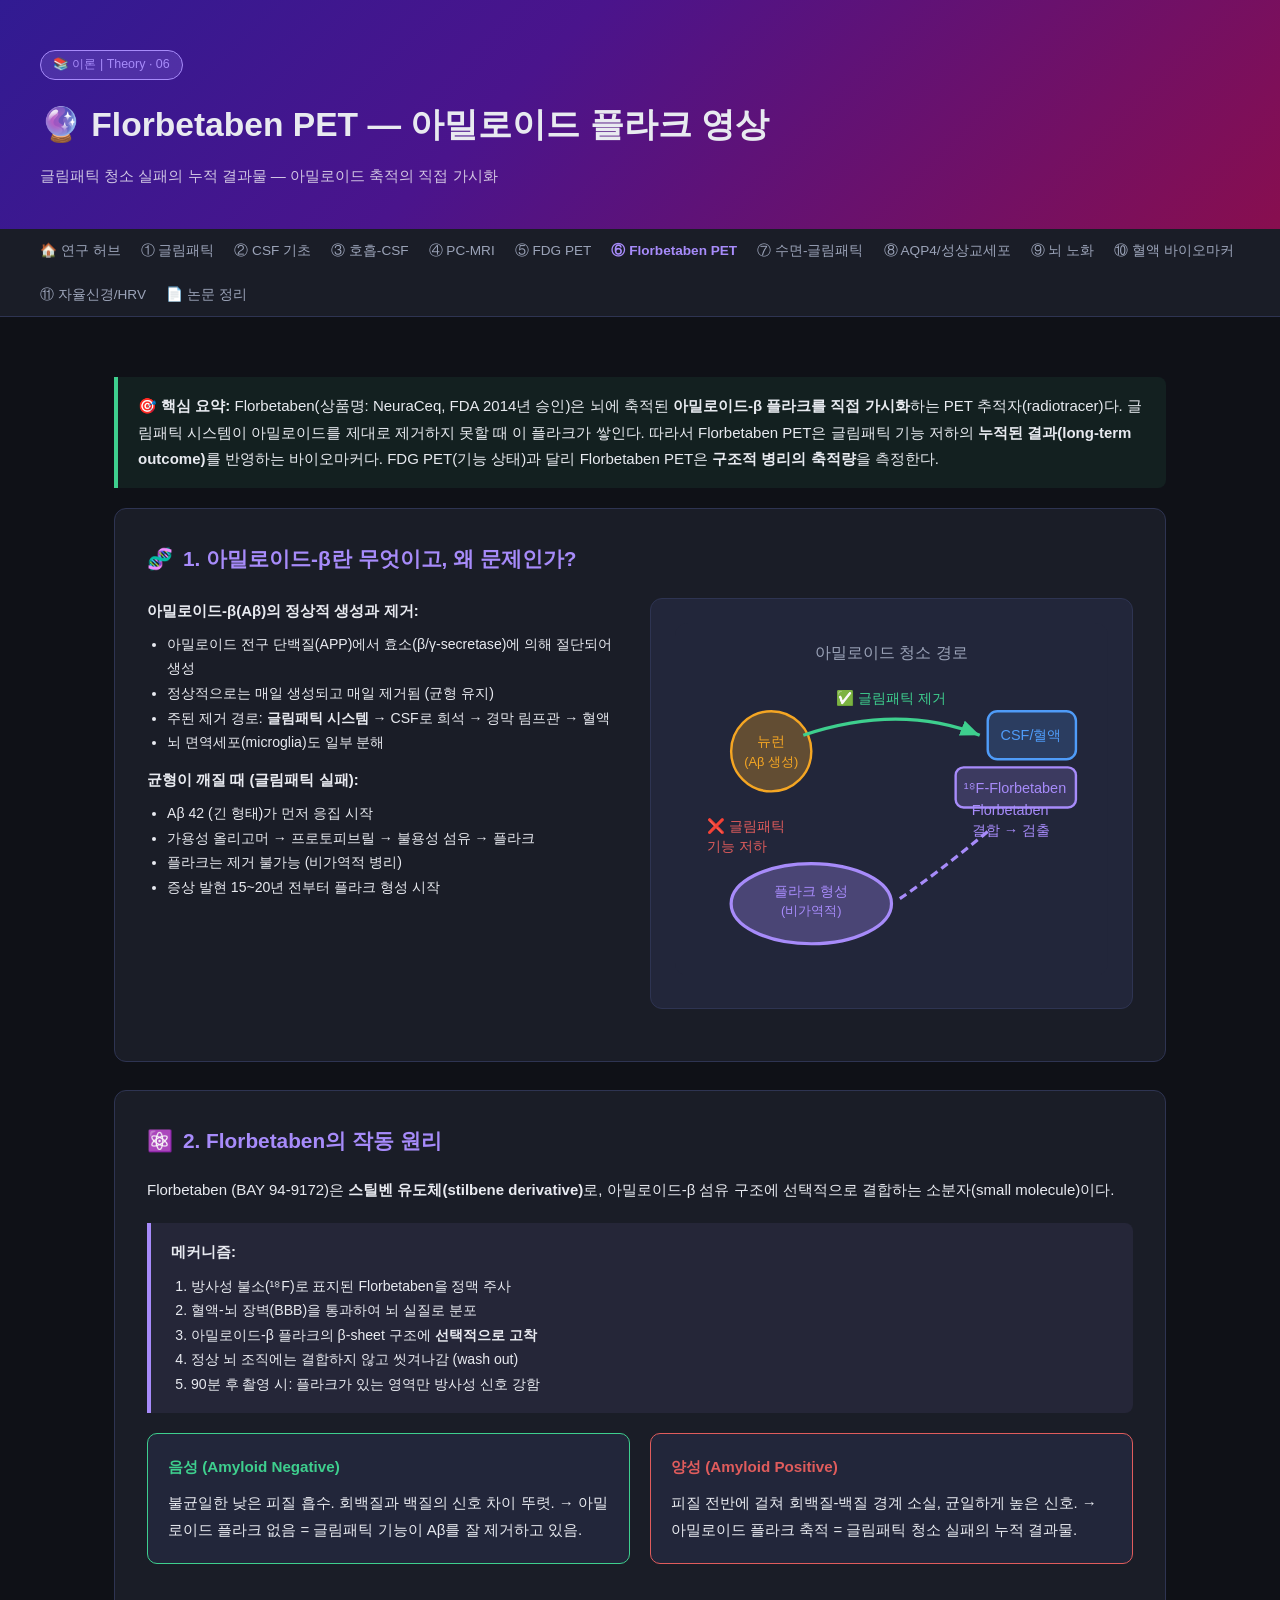
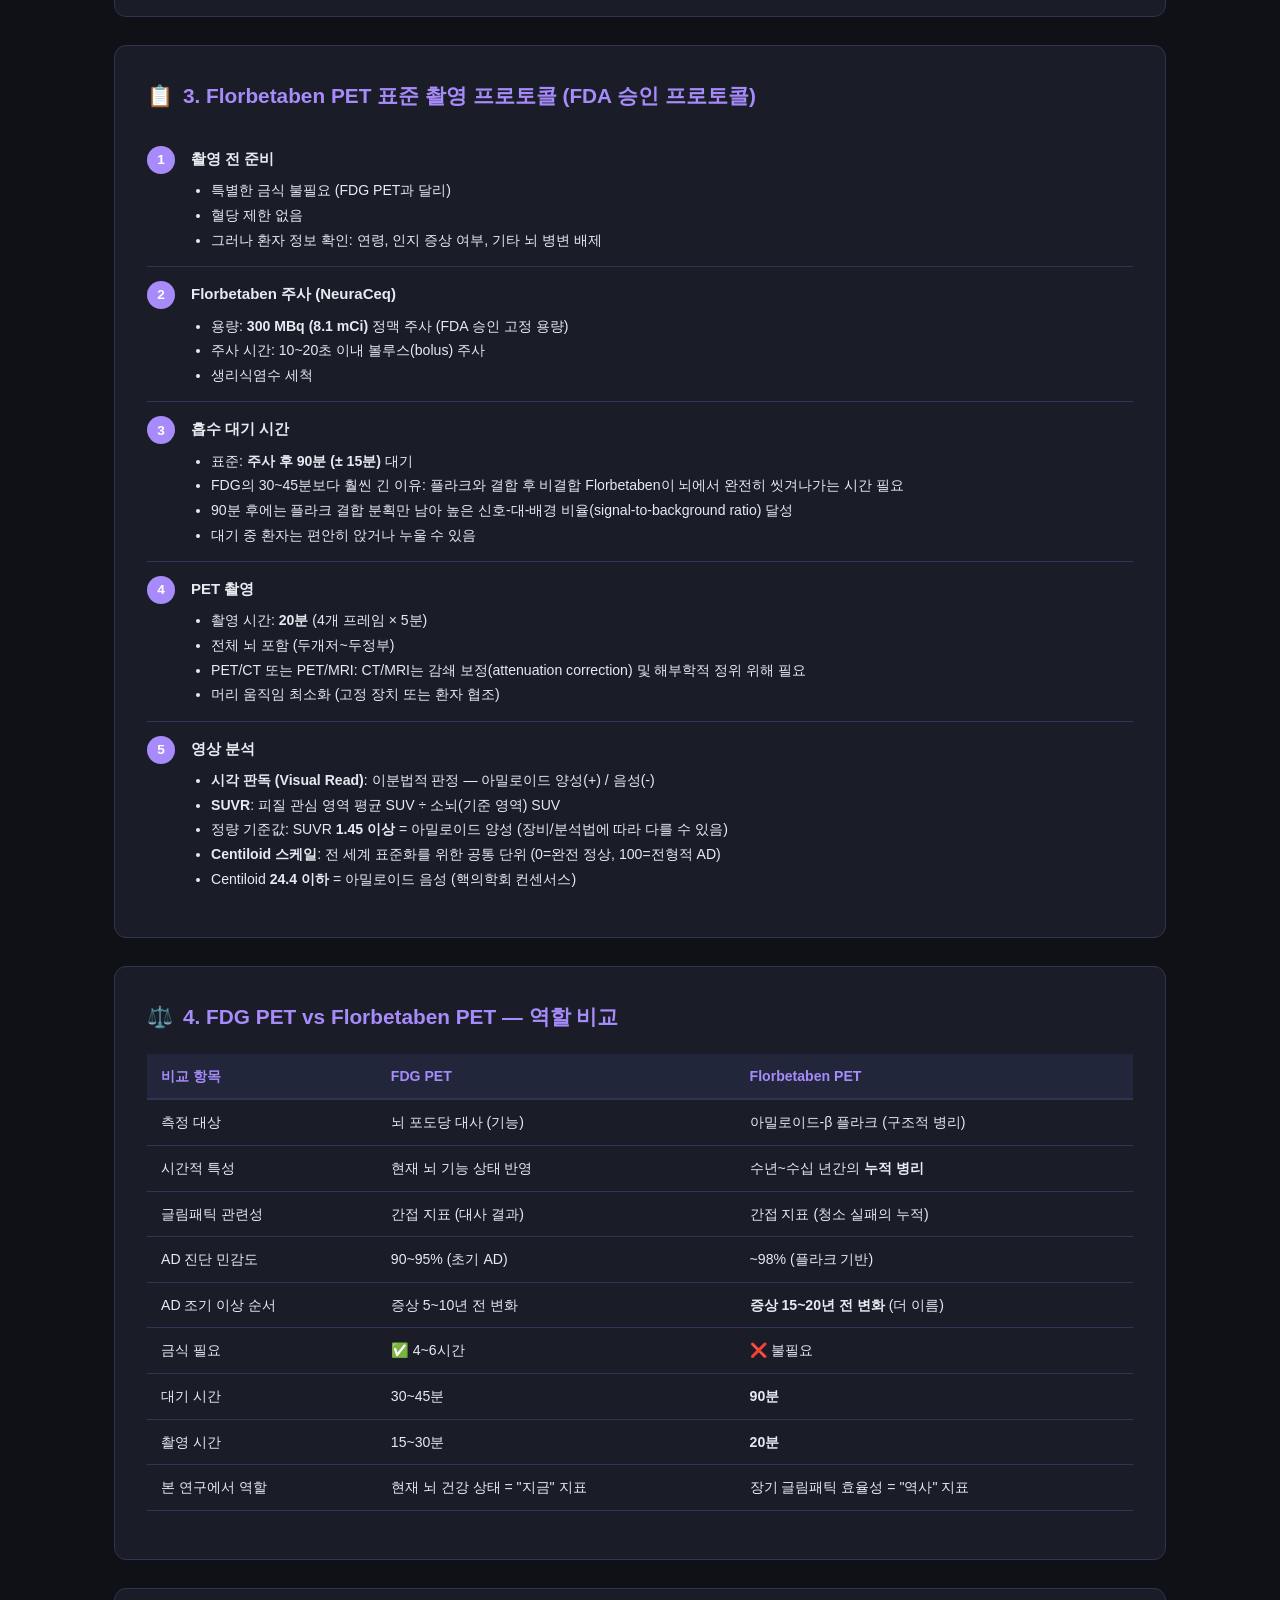
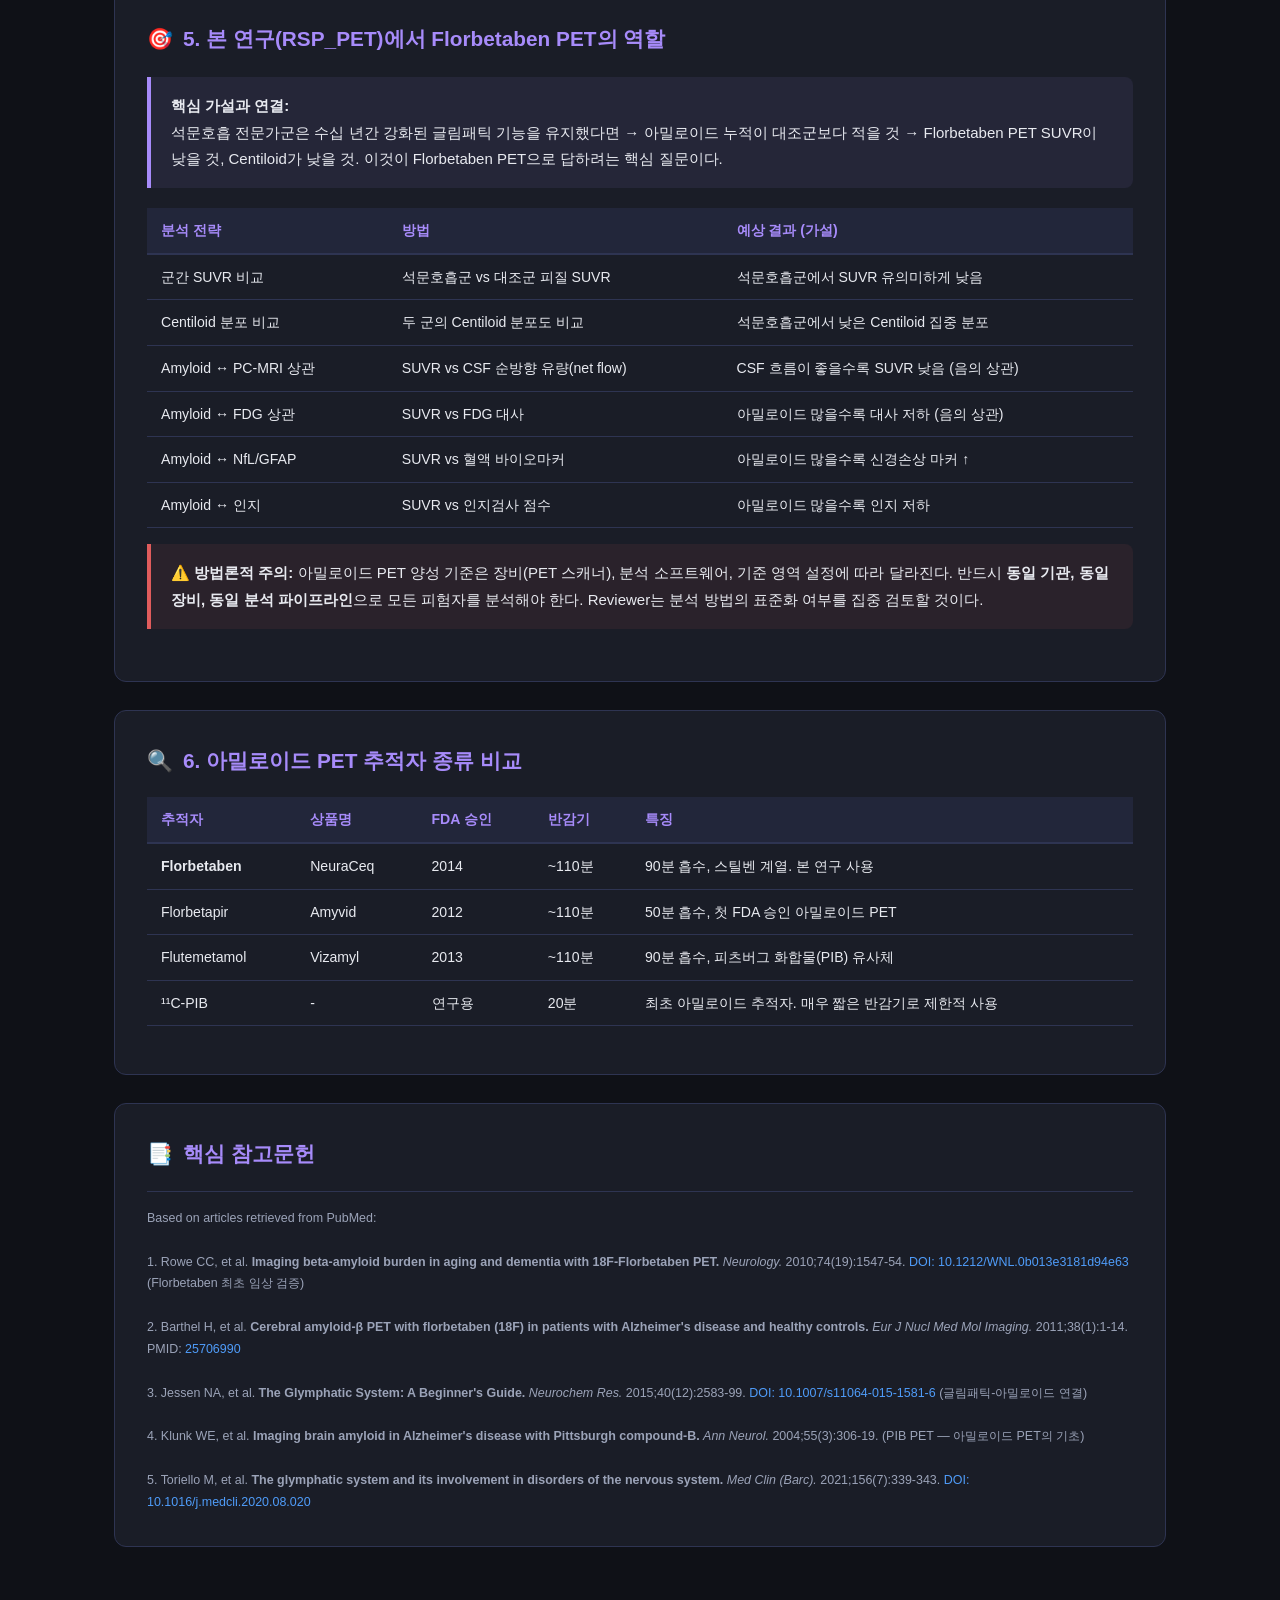
<file: 01_theory/06_florbetaben_pet.html>
<!DOCTYPE html>
<html lang="ko">
<head>
<meta charset="UTF-8">
<meta name="viewport" content="width=device-width, initial-scale=1.0">
<title>Florbetaben PET — 아밀로이드 영상 | RSP_PET 이론 정리</title>
<style>
  :root { --bg:#0f1117; --surface:#1a1d27; --surface2:#22263a; --accent:#a78bfa; --blue:#4f9cf9; --green:#3ecf8e; --orange:#f5a623; --red:#e05c5c; --text:#e8eaf0; --text2:#9ba3b8; --border:#2e3452; }
  * { box-sizing:border-box; margin:0; padding:0; }
  body { background:var(--bg); color:var(--text); font-family:'Segoe UI',sans-serif; font-size:15px; line-height:1.75; }
  .hero { background:linear-gradient(135deg,#311b92 0%,#4a148c 40%,#880e4f 100%); padding:50px 40px 40px; }
  .hero h1 { font-size:2.1rem; font-weight:700; margin-bottom:8px; }
  .hero p { color:rgba(255,255,255,0.75); max-width:700px; }
  .badge { display:inline-block; background:rgba(167,139,250,0.2); border:1px solid var(--accent); color:var(--accent); border-radius:20px; padding:3px 12px; font-size:0.78rem; margin-bottom:16px; }
  .nav-bar { background:var(--surface); border-bottom:1px solid var(--border); padding:10px 40px; display:flex; gap:20px; flex-wrap:wrap; }
  .nav-bar a { color:var(--text2); text-decoration:none; font-size:0.85rem; }
  .nav-bar a:hover, .nav-bar a.active { color:var(--accent); font-weight:600; }
  .container { max-width:1100px; margin:0 auto; padding:40px 24px; }
  .section { background:var(--surface); border:1px solid var(--border); border-radius:12px; padding:32px; margin-bottom:28px; }
  .section-title { font-size:1.3rem; font-weight:700; color:var(--accent); margin-bottom:18px; display:flex; align-items:center; gap:10px; }
  .highlight-box { background:rgba(167,139,250,0.08); border-left:4px solid var(--accent); border-radius:0 8px 8px 0; padding:16px 20px; margin:20px 0; }
  .warning-box { background:rgba(224,92,92,0.08); border-left:4px solid var(--red); border-radius:0 8px 8px 0; padding:16px 20px; margin:20px 0; }
  .key-box { background:rgba(62,207,142,0.08); border-left:4px solid var(--green); border-radius:0 8px 8px 0; padding:16px 20px; margin:20px 0; }
  .grid-2 { display:grid; grid-template-columns:1fr 1fr; gap:20px; margin:20px 0; }
  .card { background:var(--surface2); border:1px solid var(--border); border-radius:10px; padding:20px; }
  .card h4 { color:var(--orange); font-size:0.95rem; margin-bottom:10px; }
  .protocol-step { display:flex; align-items:flex-start; gap:16px; padding:14px 0; border-bottom:1px solid var(--border); }
  .protocol-num { background:var(--accent); color:#fff; border-radius:50%; width:28px; height:28px; display:flex; align-items:center; justify-content:center; font-weight:700; font-size:0.85rem; flex-shrink:0; }
  .diagram-container { background:var(--surface2); border:1px solid var(--border); border-radius:12px; padding:24px; margin:20px 0; text-align:center; }
  .diagram-label { font-size:0.82rem; color:var(--text2); margin-top:12px; font-style:italic; }
  table { width:100%; border-collapse:collapse; margin:16px 0; font-size:0.88rem; }
  th { background:var(--surface2); color:var(--accent); padding:10px 14px; text-align:left; border-bottom:2px solid var(--border); }
  td { padding:10px 14px; border-bottom:1px solid var(--border); }
  .ref { font-size:0.78rem; color:var(--text2); margin-top:16px; padding-top:16px; border-top:1px solid var(--border); }
  .ref a { color:var(--blue); text-decoration:none; }
  @media(max-width:768px) { .grid-2 { grid-template-columns:1fr; } }
</style>
<link rel="stylesheet" href="../mobile.css">
</head>
<body>

<div class="hero">
  <div class="badge">📚 이론 | Theory · 06</div>
  <h1>🔮 Florbetaben PET — 아밀로이드 플라크 영상</h1>
  <p>글림패틱 청소 실패의 누적 결과물 — 아밀로이드 축적의 직접 가시화</p>
</div>

<div class="nav-bar">
  <a href="../index.html">🏠 연구 허브</a>
  <a href="01_glymphatic_system.html">① 글림패틱</a>
  <a href="02_csf_basics.html">② CSF 기초</a>
  <a href="03_respiration_csf_mechanism.html">③ 호흡-CSF</a>
  <a href="04_pcmri.html">④ PC-MRI</a>
  <a href="05_fdg_pet.html">⑤ FDG PET</a>
  <a href="06_florbetaben_pet.html" class="active">⑥ Florbetaben PET</a>
  <a href="07_sleep_glymphatic.html">⑦ 수면-글림패틱</a>
  <a href="08_aqp4_astrocytes.html">⑧ AQP4/성상교세포</a>
  <a href="09_brain_aging.html">⑨ 뇌 노화</a>
  <a href="10_blood_biomarkers.html">⑩ 혈액 바이오마커</a>
  <a href="11_autonomic_hrv.html">⑪ 자율신경/HRV</a>
  <a href="../02_paper/paper_index.html">📄 논문 정리</a>
</div>

<div class="container">

  <div class="key-box">
    <strong>🎯 핵심 요약:</strong> Florbetaben(상품명: NeuraCeq, FDA 2014년 승인)은 뇌에 축적된 <strong>아밀로이드-β 플라크를 직접 가시화</strong>하는 PET 추적자(radiotracer)다. 글림패틱 시스템이 아밀로이드를 제대로 제거하지 못할 때 이 플라크가 쌓인다. 따라서 Florbetaben PET은 글림패틱 기능 저하의 <strong>누적된 결과(long-term outcome)</strong>를 반영하는 바이오마커다. FDG PET(기능 상태)과 달리 Florbetaben PET은 <strong>구조적 병리의 축적량</strong>을 측정한다.
  </div>

  <!-- 1. 아밀로이드-β와 플라크 -->
  <div class="section">
    <div class="section-title"><span class="icon">🧬</span> 1. 아밀로이드-β란 무엇이고, 왜 문제인가?</div>

    <div class="grid-2">
      <div>
        <p><strong>아밀로이드-β(Aβ)의 정상적 생성과 제거:</strong></p>
        <ul style="margin-top:8px; padding-left:20px; font-size:0.88rem;">
          <li>아밀로이드 전구 단백질(APP)에서 효소(β/γ-secretase)에 의해 절단되어 생성</li>
          <li>정상적으로는 매일 생성되고 매일 제거됨 (균형 유지)</li>
          <li>주된 제거 경로: <strong>글림패틱 시스템</strong> → CSF로 희석 → 경막 림프관 → 혈액</li>
          <li>뇌 면역세포(microglia)도 일부 분해</li>
        </ul>
        <p style="margin-top:12px;"><strong>균형이 깨질 때 (글림패틱 실패):</strong></p>
        <ul style="margin-top:8px; padding-left:20px; font-size:0.88rem;">
          <li>Aβ 42 (긴 형태)가 먼저 응집 시작</li>
          <li>가용성 올리고머 → 프로토피브릴 → 불용성 섬유 → 플라크</li>
          <li>플라크는 제거 불가능 (비가역적 병리)</li>
          <li>증상 발현 15~20년 전부터 플라크 형성 시작</li>
        </ul>
      </div>
      <div class="diagram-container" style="margin:0;">
        <svg viewBox="0 0 270 220" xmlns="http://www.w3.org/2000/svg" style="max-width:100%; height:auto;">
          <rect width="270" height="220" fill="#22263a" rx="8"/>
          <text x="135" y="22" fill="#9ba3b8" font-size="10" text-anchor="middle">아밀로이드 청소 경로</text>

          <!-- 뇌 뉴런 -->
          <circle cx="60" cy="80" r="25" fill="rgba(245,166,35,0.3)" stroke="#f5a623" stroke-width="1.5"/>
          <text x="60" y="77" fill="#f5a623" font-size="9" text-anchor="middle">뉴런</text>
          <text x="60" y="89" fill="#f5a623" font-size="8" text-anchor="middle">(Aβ 생성)</text>

          <!-- 글림패틱 경로 (정상) -->
          <defs>
            <marker id="arrG" markerWidth="6" markerHeight="5" refX="6" refY="2.5" orient="auto"><polygon points="0 0,6 2.5,0 5" fill="#3ecf8e"/></marker>
            <marker id="arrR" markerWidth="6" markerHeight="5" refX="6" refY="2.5" orient="auto"><polygon points="0 0,6 2.5,0 5" fill="#e05c5c"/></marker>
          </defs>
          <path d="M 80,70 Q 140,50 190,70" stroke="#3ecf8e" stroke-width="2" fill="none" marker-end="url(#arrG)"/>
          <text x="135" y="50" fill="#3ecf8e" font-size="9" text-anchor="middle">✅ 글림패틱 제거</text>

          <!-- CSF로 이동 -->
          <rect x="195" y="55" width="55" height="30" rx="6" fill="rgba(79,156,249,0.2)" stroke="#4f9cf9" stroke-width="1.5"/>
          <text x="222" y="73" fill="#4f9cf9" font-size="9" text-anchor="middle">CSF/혈액</text>

          <!-- 실패 경로 -->
          <path d="M 60" d="M 60,105 L 60,145" stroke="#e05c5c" stroke-width="2" fill="none" marker-end="url(#arrR)" stroke-dasharray="4,3"/>
          <text x="20" y="130" fill="#e05c5c" font-size="9">❌ 글림패틱</text>
          <text x="20" y="142" fill="#e05c5c" font-size="9">기능 저하</text>

          <!-- 플라크 형성 -->
          <ellipse cx="85" cy="175" rx="50" ry="25" fill="rgba(167,139,250,0.3)" stroke="#a78bfa" stroke-width="2"/>
          <text x="85" y="170" fill="#a78bfa" font-size="9" text-anchor="middle">플라크 형성</text>
          <text x="85" y="182" fill="#a78bfa" font-size="8" text-anchor="middle">(비가역적)</text>

          <!-- Florbetaben 결합 -->
          <path d="M 195,130 Q 165,155 140,172" stroke="#a78bfa" stroke-width="2" fill="none" stroke-dasharray="5,3"/>
          <text x="185" y="120" fill="#a78bfa" font-size="9">Florbetaben</text>
          <text x="185" y="132" fill="#a78bfa" font-size="9">결합 → 검출</text>
          <rect x="175" y="90" width="75" height="25" rx="5" fill="rgba(167,139,250,0.2)" stroke="#a78bfa" stroke-width="1.5"/>
          <text x="212" y="106" fill="#a78bfa" font-size="9" text-anchor="middle">¹⁸F-Florbetaben</text>
        </svg>
      </div>
    </div>
  </div>

  <!-- 2. Florbetaben의 작동 원리 -->
  <div class="section">
    <div class="section-title"><span class="icon">⚛️</span> 2. Florbetaben의 작동 원리</div>

    <p>Florbetaben (BAY 94-9172)은 <strong>스틸벤 유도체(stilbene derivative)</strong>로, 아밀로이드-β 섬유 구조에 선택적으로 결합하는 소분자(small molecule)이다.</p>

    <div class="highlight-box">
      <strong>메커니즘:</strong>
      <ol style="margin-top:8px; padding-left:20px; font-size:0.88rem;">
        <li>방사성 불소(¹⁸F)로 표지된 Florbetaben을 정맥 주사</li>
        <li>혈액-뇌 장벽(BBB)을 통과하여 뇌 실질로 분포</li>
        <li>아밀로이드-β 플라크의 β-sheet 구조에 <strong>선택적으로 고착</strong></li>
        <li>정상 뇌 조직에는 결합하지 않고 씻겨나감 (wash out)</li>
        <li>90분 후 촬영 시: 플라크가 있는 영역만 방사성 신호 강함</li>
      </ol>
    </div>

    <div class="grid-2">
      <div class="card" style="border-color:var(--green);">
        <h4 style="color:var(--green);">음성 (Amyloid Negative)</h4>
        <p>불균일한 낮은 피질 흡수. 회백질과 백질의 신호 차이 뚜렷. → 아밀로이드 플라크 없음 = 글림패틱 기능이 Aβ를 잘 제거하고 있음.</p>
      </div>
      <div class="card" style="border-color:var(--red);">
        <h4 style="color:var(--red);">양성 (Amyloid Positive)</h4>
        <p>피질 전반에 걸쳐 회백질-백질 경계 소실, 균일하게 높은 신호. → 아밀로이드 플라크 축적 = 글림패틱 청소 실패의 누적 결과물.</p>
      </div>
    </div>
  </div>

  <!-- 3. 표준 촬영 프로토콜 -->
  <div class="section">
    <div class="section-title"><span class="icon">📋</span> 3. Florbetaben PET 표준 촬영 프로토콜 (FDA 승인 프로토콜)</div>

    <div class="protocol-step">
      <div class="protocol-num">1</div>
      <div>
        <strong>촬영 전 준비</strong><br>
        <ul style="margin-top:6px; padding-left:20px; font-size:0.88rem;">
          <li>특별한 금식 불필요 (FDG PET과 달리)</li>
          <li>혈당 제한 없음</li>
          <li>그러나 환자 정보 확인: 연령, 인지 증상 여부, 기타 뇌 병변 배제</li>
        </ul>
      </div>
    </div>

    <div class="protocol-step">
      <div class="protocol-num">2</div>
      <div>
        <strong>Florbetaben 주사 (NeuraCeq)</strong><br>
        <ul style="margin-top:6px; padding-left:20px; font-size:0.88rem;">
          <li>용량: <strong>300 MBq (8.1 mCi)</strong> 정맥 주사 (FDA 승인 고정 용량)</li>
          <li>주사 시간: 10~20초 이내 볼루스(bolus) 주사</li>
          <li>생리식염수 세척</li>
        </ul>
      </div>
    </div>

    <div class="protocol-step">
      <div class="protocol-num">3</div>
      <div>
        <strong>흡수 대기 시간</strong><br>
        <ul style="margin-top:6px; padding-left:20px; font-size:0.88rem;">
          <li>표준: <strong>주사 후 90분 (± 15분)</strong> 대기</li>
          <li>FDG의 30~45분보다 훨씬 긴 이유: 플라크와 결합 후 비결합 Florbetaben이 뇌에서 완전히 씻겨나가는 시간 필요</li>
          <li>90분 후에는 플라크 결합 분획만 남아 높은 신호-대-배경 비율(signal-to-background ratio) 달성</li>
          <li>대기 중 환자는 편안히 앉거나 누울 수 있음</li>
        </ul>
      </div>
    </div>

    <div class="protocol-step">
      <div class="protocol-num">4</div>
      <div>
        <strong>PET 촬영</strong><br>
        <ul style="margin-top:6px; padding-left:20px; font-size:0.88rem;">
          <li>촬영 시간: <strong>20분</strong> (4개 프레임 × 5분)</li>
          <li>전체 뇌 포함 (두개저~두정부)</li>
          <li>PET/CT 또는 PET/MRI: CT/MRI는 감쇄 보정(attenuation correction) 및 해부학적 정위 위해 필요</li>
          <li>머리 움직임 최소화 (고정 장치 또는 환자 협조)</li>
        </ul>
      </div>
    </div>

    <div class="protocol-step" style="border-bottom:none;">
      <div class="protocol-num">5</div>
      <div>
        <strong>영상 분석</strong><br>
        <ul style="margin-top:6px; padding-left:20px; font-size:0.88rem;">
          <li><strong>시각 판독 (Visual Read)</strong>: 이분법적 판정 — 아밀로이드 양성(+) / 음성(-)</li>
          <li><strong>SUVR</strong>: 피질 관심 영역 평균 SUV ÷ 소뇌(기준 영역) SUV</li>
          <li>정량 기준값: SUVR <strong>1.45 이상</strong> = 아밀로이드 양성 (장비/분석법에 따라 다를 수 있음)</li>
          <li><strong>Centiloid 스케일</strong>: 전 세계 표준화를 위한 공통 단위 (0=완전 정상, 100=전형적 AD)</li>
          <li>Centiloid <strong>24.4 이하</strong> = 아밀로이드 음성 (핵의학회 컨센서스)</li>
        </ul>
      </div>
    </div>
  </div>

  <!-- 4. FDG PET vs Florbetaben PET 비교 -->
  <div class="section">
    <div class="section-title"><span class="icon">⚖️</span> 4. FDG PET vs Florbetaben PET — 역할 비교</div>

    <table>
      <tr>
        <th>비교 항목</th>
        <th>FDG PET</th>
        <th>Florbetaben PET</th>
      </tr>
      <tr>
        <td>측정 대상</td>
        <td>뇌 포도당 대사 (기능)</td>
        <td>아밀로이드-β 플라크 (구조적 병리)</td>
      </tr>
      <tr>
        <td>시간적 특성</td>
        <td>현재 뇌 기능 상태 반영</td>
        <td>수년~수십 년간의 <strong>누적 병리</strong></td>
      </tr>
      <tr>
        <td>글림패틱 관련성</td>
        <td>간접 지표 (대사 결과)</td>
        <td>간접 지표 (청소 실패의 누적)</td>
      </tr>
      <tr>
        <td>AD 진단 민감도</td>
        <td>90~95% (초기 AD)</td>
        <td>~98% (플라크 기반)</td>
      </tr>
      <tr>
        <td>AD 조기 이상 순서</td>
        <td>증상 5~10년 전 변화</td>
        <td><strong>증상 15~20년 전 변화</strong> (더 이름)</td>
      </tr>
      <tr>
        <td>금식 필요</td>
        <td>✅ 4~6시간</td>
        <td>❌ 불필요</td>
      </tr>
      <tr>
        <td>대기 시간</td>
        <td>30~45분</td>
        <td><strong>90분</strong></td>
      </tr>
      <tr>
        <td>촬영 시간</td>
        <td>15~30분</td>
        <td><strong>20분</strong></td>
      </tr>
      <tr>
        <td>본 연구에서 역할</td>
        <td>현재 뇌 건강 상태 = "지금" 지표</td>
        <td>장기 글림패틱 효율성 = "역사" 지표</td>
      </tr>
    </table>
  </div>

  <!-- 5. 본 연구에서의 Florbetaben PET 역할 -->
  <div class="section">
    <div class="section-title"><span class="icon">🎯</span> 5. 본 연구(RSP_PET)에서 Florbetaben PET의 역할</div>

    <div class="highlight-box">
      <strong>핵심 가설과 연결:</strong><br>
      석문호흡 전문가군은 수십 년간 강화된 글림패틱 기능을 유지했다면 → 아밀로이드 누적이 대조군보다 적을 것 → Florbetaben PET SUVR이 낮을 것, Centiloid가 낮을 것. 이것이 Florbetaben PET으로 답하려는 핵심 질문이다.
    </div>

    <table>
      <tr>
        <th>분석 전략</th>
        <th>방법</th>
        <th>예상 결과 (가설)</th>
      </tr>
      <tr>
        <td>군간 SUVR 비교</td>
        <td>석문호흡군 vs 대조군 피질 SUVR</td>
        <td>석문호흡군에서 SUVR 유의미하게 낮음</td>
      </tr>
      <tr>
        <td>Centiloid 분포 비교</td>
        <td>두 군의 Centiloid 분포도 비교</td>
        <td>석문호흡군에서 낮은 Centiloid 집중 분포</td>
      </tr>
      <tr>
        <td>Amyloid ↔ PC-MRI 상관</td>
        <td>SUVR vs CSF 순방향 유량(net flow)</td>
        <td>CSF 흐름이 좋을수록 SUVR 낮음 (음의 상관)</td>
      </tr>
      <tr>
        <td>Amyloid ↔ FDG 상관</td>
        <td>SUVR vs FDG 대사</td>
        <td>아밀로이드 많을수록 대사 저하 (음의 상관)</td>
      </tr>
      <tr>
        <td>Amyloid ↔ NfL/GFAP</td>
        <td>SUVR vs 혈액 바이오마커</td>
        <td>아밀로이드 많을수록 신경손상 마커 ↑</td>
      </tr>
      <tr>
        <td>Amyloid ↔ 인지</td>
        <td>SUVR vs 인지검사 점수</td>
        <td>아밀로이드 많을수록 인지 저하</td>
      </tr>
    </table>

    <div class="warning-box" style="margin-top:16px;">
      <strong>⚠️ 방법론적 주의:</strong> 아밀로이드 PET 양성 기준은 장비(PET 스캐너), 분석 소프트웨어, 기준 영역 설정에 따라 달라진다. 반드시 <strong>동일 기관, 동일 장비, 동일 분석 파이프라인</strong>으로 모든 피험자를 분석해야 한다. Reviewer는 분석 방법의 표준화 여부를 집중 검토할 것이다.
    </div>
  </div>

  <!-- 6. 타 아밀로이드 PET 추적자와 비교 -->
  <div class="section">
    <div class="section-title"><span class="icon">🔍</span> 6. 아밀로이드 PET 추적자 종류 비교</div>

    <table>
      <tr>
        <th>추적자</th>
        <th>상품명</th>
        <th>FDA 승인</th>
        <th>반감기</th>
        <th>특징</th>
      </tr>
      <tr>
        <td><strong>Florbetaben</strong></td>
        <td>NeuraCeq</td>
        <td>2014</td>
        <td>~110분</td>
        <td>90분 흡수, 스틸벤 계열. 본 연구 사용</td>
      </tr>
      <tr>
        <td>Florbetapir</td>
        <td>Amyvid</td>
        <td>2012</td>
        <td>~110분</td>
        <td>50분 흡수, 첫 FDA 승인 아밀로이드 PET</td>
      </tr>
      <tr>
        <td>Flutemetamol</td>
        <td>Vizamyl</td>
        <td>2013</td>
        <td>~110분</td>
        <td>90분 흡수, 피츠버그 화합물(PIB) 유사체</td>
      </tr>
      <tr>
        <td>¹¹C-PIB</td>
        <td>-</td>
        <td>연구용</td>
        <td>20분</td>
        <td>최초 아밀로이드 추적자. 매우 짧은 반감기로 제한적 사용</td>
      </tr>
    </table>
  </div>

  <!-- 참고문헌 -->
  <div class="section">
    <div class="section-title"><span class="icon">📑</span> 핵심 참고문헌</div>
    <div class="ref">
      <p>Based on articles retrieved from PubMed:</p><br>
      <p>1. Rowe CC, et al. <strong>Imaging beta-amyloid burden in aging and dementia with 18F-Florbetaben PET.</strong> <em>Neurology.</em> 2010;74(19):1547-54. <a href="https://doi.org/10.1212/WNL.0b013e3181d94e63" target="_blank">DOI: 10.1212/WNL.0b013e3181d94e63</a> (Florbetaben 최초 임상 검증)</p><br>
      <p>2. Barthel H, et al. <strong>Cerebral amyloid-β PET with florbetaben (18F) in patients with Alzheimer's disease and healthy controls.</strong> <em>Eur J Nucl Med Mol Imaging.</em> 2011;38(1):1-14. PMID: <a href="https://doi.org/10.1007/s00259-010-1499-2" target="_blank">25706990</a></p><br>
      <p>3. Jessen NA, et al. <strong>The Glymphatic System: A Beginner's Guide.</strong> <em>Neurochem Res.</em> 2015;40(12):2583-99. <a href="https://doi.org/10.1007/s11064-015-1581-6" target="_blank">DOI: 10.1007/s11064-015-1581-6</a> (글림패틱-아밀로이드 연결)</p><br>
      <p>4. Klunk WE, et al. <strong>Imaging brain amyloid in Alzheimer's disease with Pittsburgh compound-B.</strong> <em>Ann Neurol.</em> 2004;55(3):306-19. (PIB PET — 아밀로이드 PET의 기초)</p><br>
      <p>5. Toriello M, et al. <strong>The glymphatic system and its involvement in disorders of the nervous system.</strong> <em>Med Clin (Barc).</em> 2021;156(7):339-343. <a href="https://doi.org/10.1016/j.medcli.2020.08.020" target="_blank">DOI: 10.1016/j.medcli.2020.08.020</a></p>
    </div>
  </div>

</div>
</body>
</html>
</file>
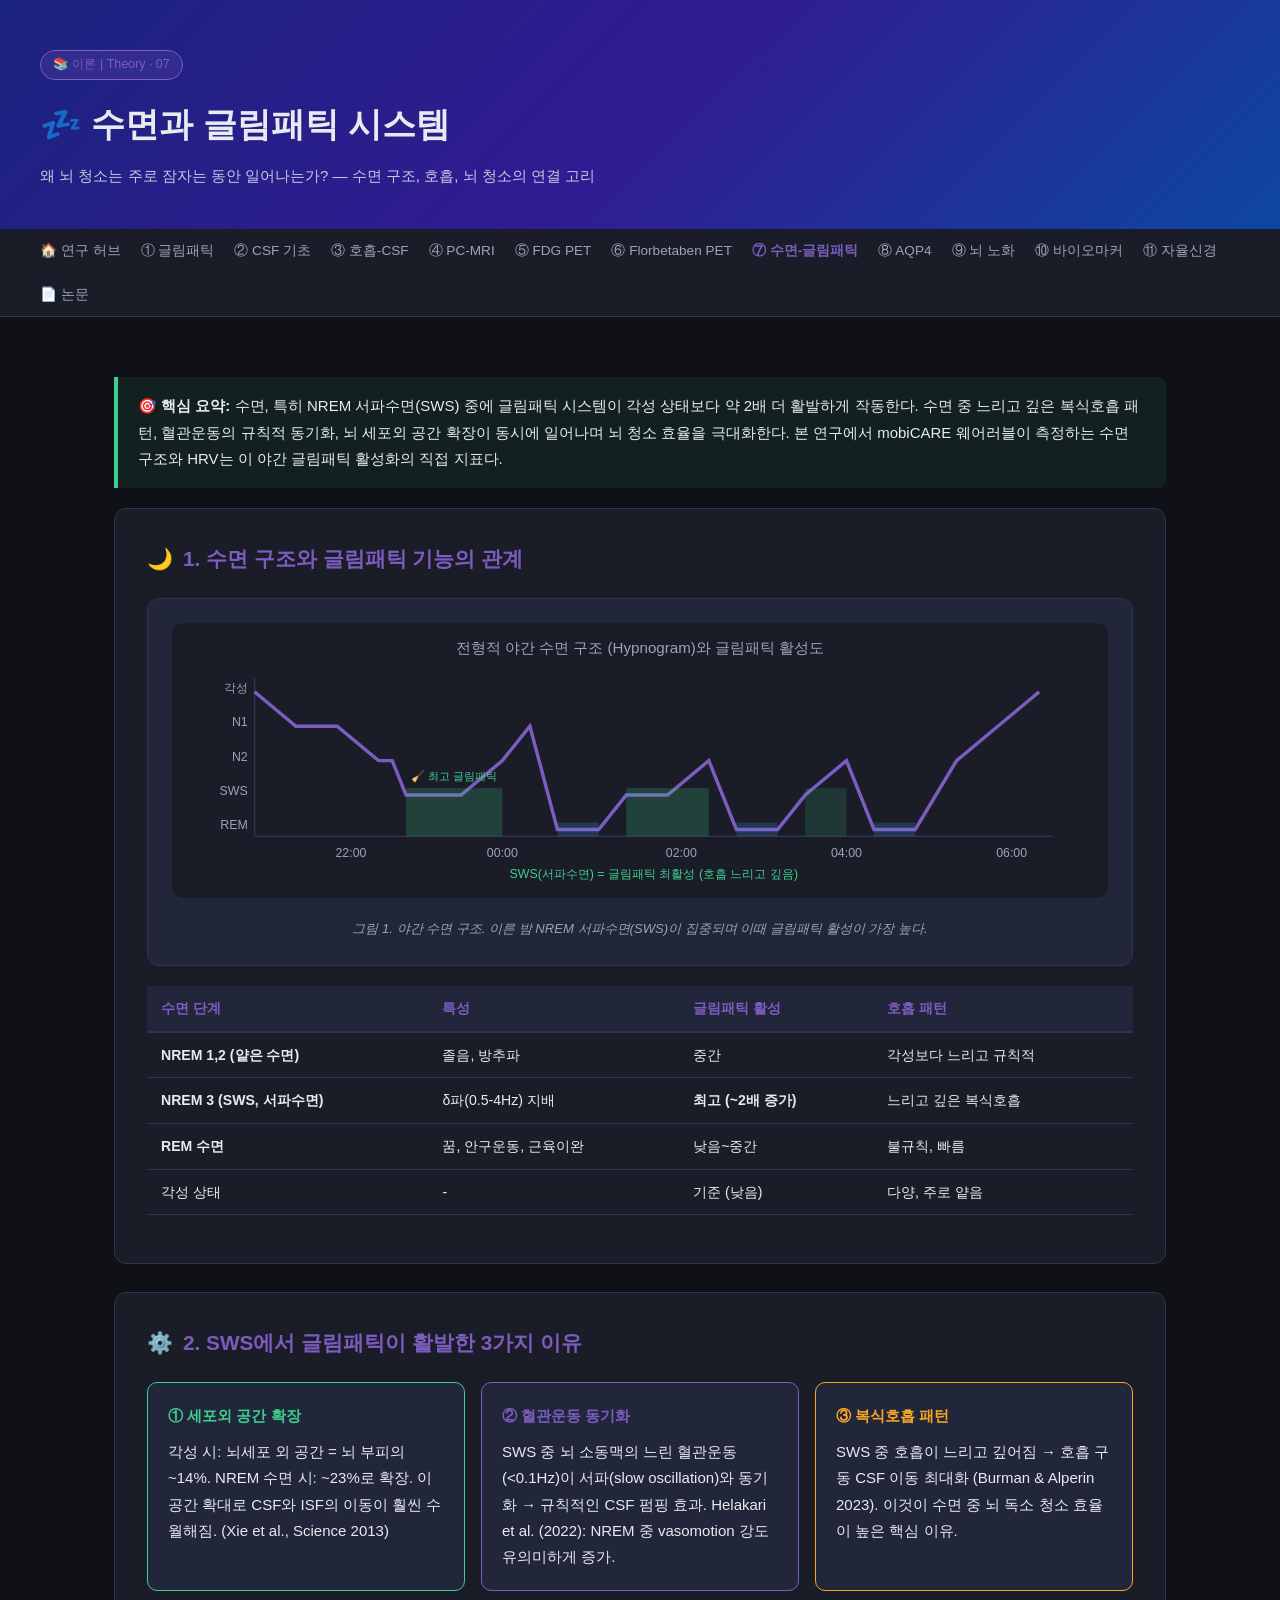
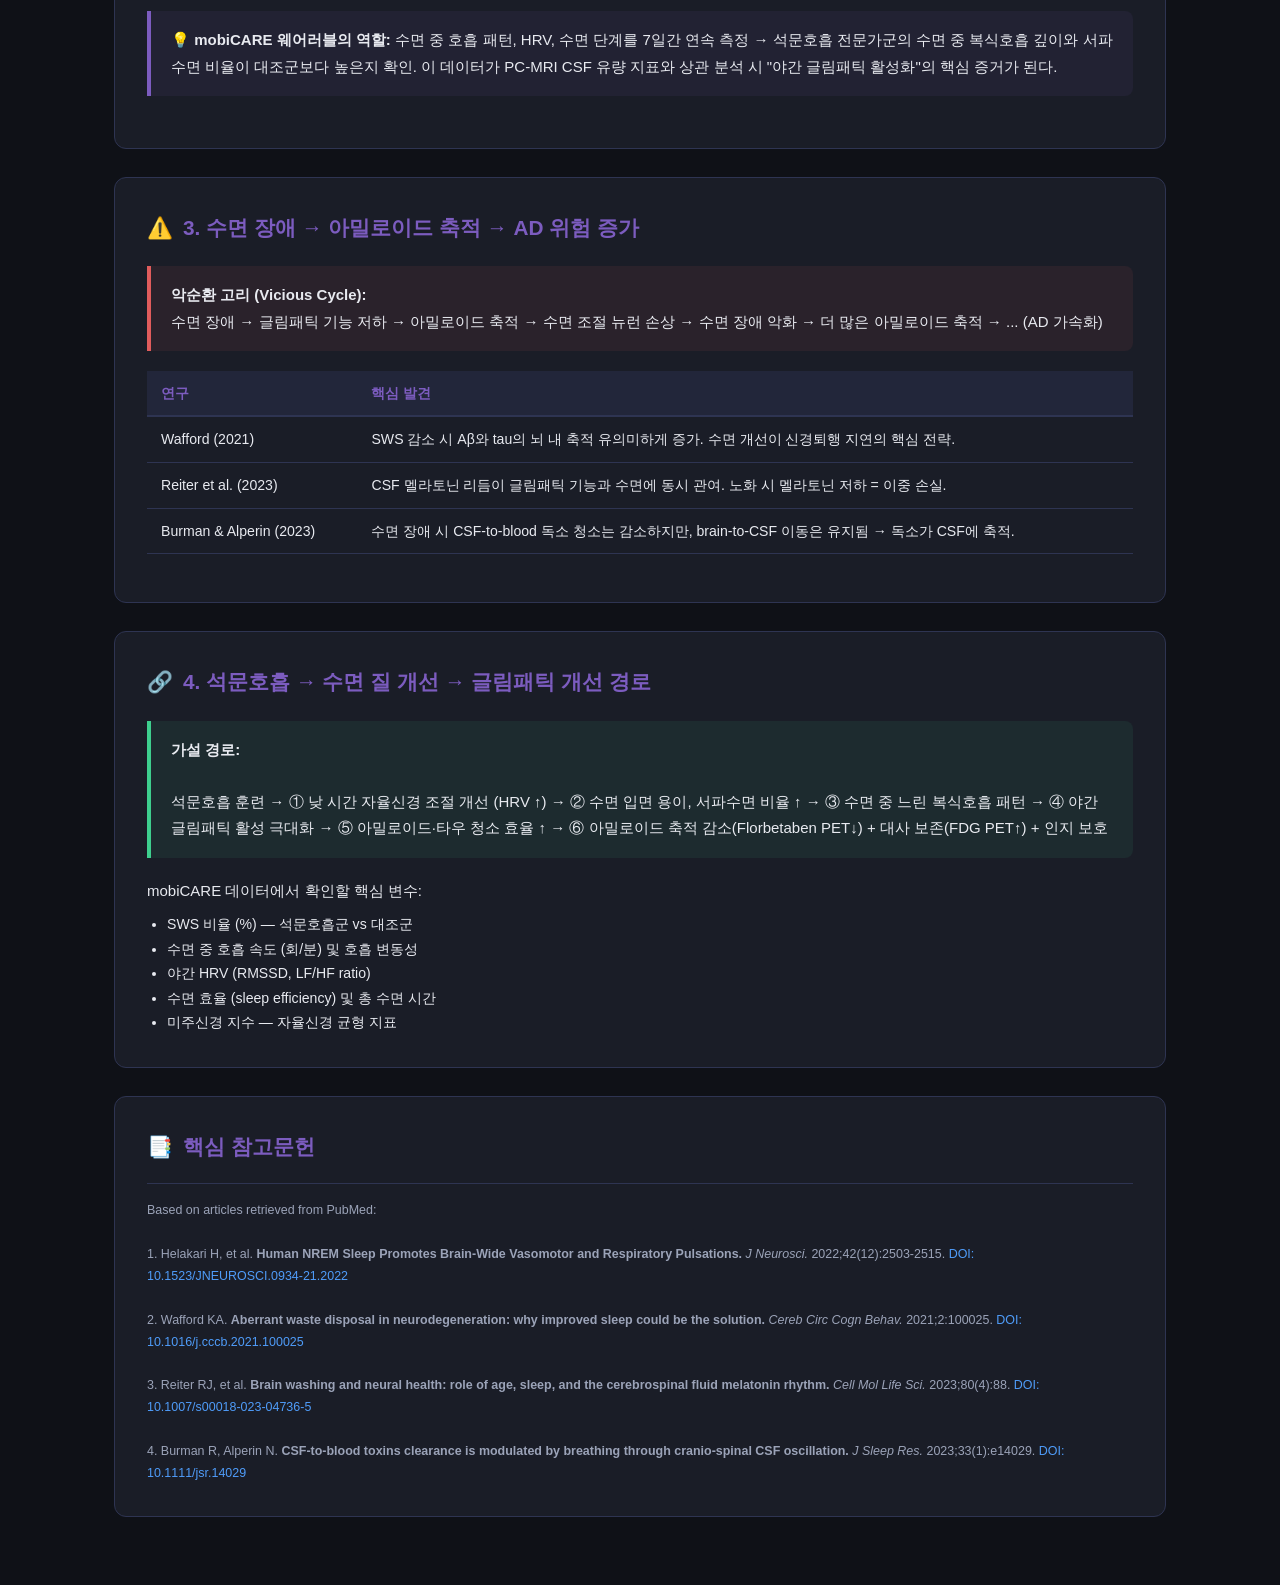
<file: 01_theory/07_sleep_glymphatic.html>
<!DOCTYPE html>
<html lang="ko">
<head>
<meta charset="UTF-8"><meta name="viewport" content="width=device-width, initial-scale=1.0">
<title>수면과 글림패틱 시스템 | RSP_PET</title>
<style>
  :root { --bg:#0f1117; --surface:#1a1d27; --surface2:#22263a; --accent:#7c5cbf; --blue:#4f9cf9; --green:#3ecf8e; --orange:#f5a623; --red:#e05c5c; --text:#e8eaf0; --text2:#9ba3b8; --border:#2e3452; }
  * { box-sizing:border-box; margin:0; padding:0; }
  body { background:var(--bg); color:var(--text); font-family:'Segoe UI',sans-serif; font-size:15px; line-height:1.75; }
  .hero { background:linear-gradient(135deg,#1a237e 0%,#311b92 50%,#0d47a1 100%); padding:50px 40px 40px; }
  .hero h1 { font-size:2.1rem; font-weight:700; margin-bottom:8px; }
  .hero p { color:rgba(255,255,255,0.75); max-width:700px; }
  .badge { display:inline-block; background:rgba(124,92,191,0.2); border:1px solid var(--accent); color:var(--accent); border-radius:20px; padding:3px 12px; font-size:0.78rem; margin-bottom:16px; }
  .nav-bar { background:var(--surface); border-bottom:1px solid var(--border); padding:10px 40px; display:flex; gap:20px; flex-wrap:wrap; }
  .nav-bar a { color:var(--text2); text-decoration:none; font-size:0.85rem; }
  .nav-bar a:hover { color:var(--accent); }
  .nav-bar a.active { color:var(--accent); font-weight:600; }
  .container { max-width:1100px; margin:0 auto; padding:40px 24px; }
  .section { background:var(--surface); border:1px solid var(--border); border-radius:12px; padding:32px; margin-bottom:28px; }
  .section-title { font-size:1.3rem; font-weight:700; color:var(--accent); margin-bottom:18px; display:flex; align-items:center; gap:10px; }
  .highlight-box { background:rgba(124,92,191,0.08); border-left:4px solid var(--accent); border-radius:0 8px 8px 0; padding:16px 20px; margin:20px 0; }
  .warning-box { background:rgba(224,92,92,0.08); border-left:4px solid var(--red); border-radius:0 8px 8px 0; padding:16px 20px; margin:20px 0; }
  .key-box { background:rgba(62,207,142,0.08); border-left:4px solid var(--green); border-radius:0 8px 8px 0; padding:16px 20px; margin:20px 0; }
  .grid-2 { display:grid; grid-template-columns:1fr 1fr; gap:20px; margin:20px 0; }
  .grid-3 { display:grid; grid-template-columns:1fr 1fr 1fr; gap:16px; margin:20px 0; }
  .card { background:var(--surface2); border:1px solid var(--border); border-radius:10px; padding:20px; }
  .card h4 { color:var(--orange); font-size:0.95rem; margin-bottom:10px; }
  .diagram-container { background:var(--surface2); border:1px solid var(--border); border-radius:12px; padding:24px; margin:20px 0; text-align:center; }
  .diagram-label { font-size:0.82rem; color:var(--text2); margin-top:12px; font-style:italic; }
  table { width:100%; border-collapse:collapse; margin:16px 0; font-size:0.88rem; }
  th { background:var(--surface2); color:var(--accent); padding:10px 14px; text-align:left; border-bottom:2px solid var(--border); }
  td { padding:10px 14px; border-bottom:1px solid var(--border); }
  .ref { font-size:0.78rem; color:var(--text2); margin-top:16px; padding-top:16px; border-top:1px solid var(--border); }
  .ref a { color:var(--blue); text-decoration:none; }
  @media(max-width:768px) { .grid-2,.grid-3 { grid-template-columns:1fr; } }
</style>
<link rel="stylesheet" href="../mobile.css">
</head>
<body>
<div class="hero">
  <div class="badge">📚 이론 | Theory · 07</div>
  <h1>💤 수면과 글림패틱 시스템</h1>
  <p>왜 뇌 청소는 주로 잠자는 동안 일어나는가? — 수면 구조, 호흡, 뇌 청소의 연결 고리</p>
</div>
<div class="nav-bar">
  <a href="../index.html">🏠 연구 허브</a>
  <a href="01_glymphatic_system.html">① 글림패틱</a>
  <a href="02_csf_basics.html">② CSF 기초</a>
  <a href="03_respiration_csf_mechanism.html">③ 호흡-CSF</a>
  <a href="04_pcmri.html">④ PC-MRI</a>
  <a href="05_fdg_pet.html">⑤ FDG PET</a>
  <a href="06_florbetaben_pet.html">⑥ Florbetaben PET</a>
  <a href="07_sleep_glymphatic.html" class="active">⑦ 수면-글림패틱</a>
  <a href="08_aqp4_astrocytes.html">⑧ AQP4</a>
  <a href="09_brain_aging.html">⑨ 뇌 노화</a>
  <a href="10_blood_biomarkers.html">⑩ 바이오마커</a>
  <a href="11_autonomic_hrv.html">⑪ 자율신경</a>
  <a href="../02_paper/paper_index.html">📄 논문</a>
</div>
<div class="container">

  <div class="key-box"><strong>🎯 핵심 요약:</strong> 수면, 특히 NREM 서파수면(SWS) 중에 글림패틱 시스템이 각성 상태보다 약 2배 더 활발하게 작동한다. 수면 중 느리고 깊은 복식호흡 패턴, 혈관운동의 규칙적 동기화, 뇌 세포외 공간 확장이 동시에 일어나며 뇌 청소 효율을 극대화한다. 본 연구에서 mobiCARE 웨어러블이 측정하는 수면 구조와 HRV는 이 야간 글림패틱 활성화의 직접 지표다.</div>

  <!-- 수면 구조 -->
  <div class="section">
    <div class="section-title"><span class="icon">🌙</span> 1. 수면 구조와 글림패틱 기능의 관계</div>
    <div class="diagram-container">
      <svg viewBox="0 0 680 200" xmlns="http://www.w3.org/2000/svg" style="max-width:100%; height:auto;">
        <rect width="680" height="200" fill="#1a1d27" rx="8"/>
        <text x="340" y="22" fill="#9ba3b8" font-size="11" text-anchor="middle">전형적 야간 수면 구조 (Hypnogram)와 글림패틱 활성도</text>
        <!-- Y축 -->
        <line x1="60" y1="40" x2="60" y2="155" stroke="var(--border)" stroke-width="1"/>
        <text x="55" y="50" fill="#9ba3b8" font-size="9" text-anchor="end">각성</text>
        <text x="55" y="75" fill="#9ba3b8" font-size="9" text-anchor="end">N1</text>
        <text x="55" y="100" fill="#9ba3b8" font-size="9" text-anchor="end">N2</text>
        <text x="55" y="125" fill="#9ba3b8" font-size="9" text-anchor="end">SWS</text>
        <text x="55" y="150" fill="#9ba3b8" font-size="9" text-anchor="end">REM</text>
        <!-- X축 -->
        <line x1="60" y1="155" x2="640" y2="155" stroke="var(--border)" stroke-width="1"/>
        <text x="130" y="170" fill="#9ba3b8" font-size="9" text-anchor="middle">22:00</text>
        <text x="240" y="170" fill="#9ba3b8" font-size="9" text-anchor="middle">00:00</text>
        <text x="370" y="170" fill="#9ba3b8" font-size="9" text-anchor="middle">02:00</text>
        <text x="490" y="170" fill="#9ba3b8" font-size="9" text-anchor="middle">04:00</text>
        <text x="610" y="170" fill="#9ba3b8" font-size="9" text-anchor="middle">06:00</text>
        <!-- 수면 파형 -->
        <polyline points="60,50 90,75 120,75 150,100 160,100 170,125 210,125 240,100 260,75 280,150 310,150 330,125 360,125 390,100 410,150 440,150 460,125 490,100 510,150 540,150 570,100 600,75 630,50" stroke="#7c5cbf" stroke-width="2.5" fill="none"/>
        <!-- SWS 강조 영역 -->
        <rect x="170" y="120" width="70" height="35" fill="rgba(62,207,142,0.2)" rx="0"/>
        <rect x="330" y="120" width="60" height="35" fill="rgba(62,207,142,0.2)" rx="0"/>
        <rect x="460" y="120" width="30" height="35" fill="rgba(62,207,142,0.15)" rx="0"/>
        <text x="205" y="114" fill="#3ecf8e" font-size="8" text-anchor="middle">🧹 최고 글림패틱</text>
        <!-- REM 영역 -->
        <rect x="280" y="145" width="30" height="10" fill="rgba(79,156,249,0.2)"/>
        <rect x="410" y="145" width="30" height="10" fill="rgba(79,156,249,0.2)"/>
        <rect x="510" y="145" width="30" height="10" fill="rgba(79,156,249,0.2)"/>
        <text x="350" y="185" fill="#3ecf8e" font-size="9" text-anchor="middle">SWS(서파수면) = 글림패틱 최활성 (호흡 느리고 깊음)</text>
      </svg>
      <p class="diagram-label">그림 1. 야간 수면 구조. 이른 밤 NREM 서파수면(SWS)이 집중되며 이때 글림패틱 활성이 가장 높다.</p>
    </div>

    <table>
      <tr><th>수면 단계</th><th>특성</th><th>글림패틱 활성</th><th>호흡 패턴</th></tr>
      <tr><td><strong>NREM 1,2 (얕은 수면)</strong></td><td>졸음, 방추파</td><td>중간</td><td>각성보다 느리고 규칙적</td></tr>
      <tr><td><strong>NREM 3 (SWS, 서파수면)</strong></td><td>δ파(0.5-4Hz) 지배</td><td><strong>최고 (~2배 증가)</strong></td><td>느리고 깊은 복식호흡</td></tr>
      <tr><td><strong>REM 수면</strong></td><td>꿈, 안구운동, 근육이완</td><td>낮음~중간</td><td>불규칙, 빠름</td></tr>
      <tr><td>각성 상태</td><td>-</td><td>기준 (낮음)</td><td>다양, 주로 얕음</td></tr>
    </table>
  </div>

  <!-- SWS에서의 메커니즘 -->
  <div class="section">
    <div class="section-title"><span class="icon">⚙️</span> 2. SWS에서 글림패틱이 활발한 3가지 이유</div>
    <div class="grid-3">
      <div class="card" style="border-color:var(--green);">
        <h4 style="color:var(--green);">① 세포외 공간 확장</h4>
        <p>각성 시: 뇌세포 외 공간 = 뇌 부피의 ~14%. NREM 수면 시: ~23%로 확장. 이 공간 확대로 CSF와 ISF의 이동이 훨씬 수월해짐. (Xie et al., Science 2013)</p>
      </div>
      <div class="card" style="border-color:var(--accent);">
        <h4 style="color:var(--accent);">② 혈관운동 동기화</h4>
        <p>SWS 중 뇌 소동맥의 느린 혈관운동(&lt;0.1Hz)이 서파(slow oscillation)와 동기화 → 규칙적인 CSF 펌핑 효과. Helakari et al. (2022): NREM 중 vasomotion 강도 유의미하게 증가.</p>
      </div>
      <div class="card" style="border-color:var(--orange);">
        <h4 style="color:var(--orange);">③ 복식호흡 패턴</h4>
        <p>SWS 중 호흡이 느리고 깊어짐 → 호흡 구동 CSF 이동 최대화 (Burman &amp; Alperin 2023). 이것이 수면 중 뇌 독소 청소 효율이 높은 핵심 이유.</p>
      </div>
    </div>

    <div class="highlight-box">
      <strong>💡 mobiCARE 웨어러블의 역할:</strong> 수면 중 호흡 패턴, HRV, 수면 단계를 7일간 연속 측정 → 석문호흡 전문가군의 수면 중 복식호흡 깊이와 서파수면 비율이 대조군보다 높은지 확인. 이 데이터가 PC-MRI CSF 유량 지표와 상관 분석 시 "야간 글림패틱 활성화"의 핵심 증거가 된다.
    </div>
  </div>

  <!-- 수면 장애와 아밀로이드 -->
  <div class="section">
    <div class="section-title"><span class="icon">⚠️</span> 3. 수면 장애 → 아밀로이드 축적 → AD 위험 증가</div>
    <div class="warning-box">
      <strong>악순환 고리 (Vicious Cycle):</strong><br>
      수면 장애 → 글림패틱 기능 저하 → 아밀로이드 축적 → 수면 조절 뉴런 손상 → 수면 장애 악화 → 더 많은 아밀로이드 축적 → ... (AD 가속화)
    </div>
    <table>
      <tr><th>연구</th><th>핵심 발견</th></tr>
      <tr><td>Wafford (2021)</td><td>SWS 감소 시 Aβ와 tau의 뇌 내 축적 유의미하게 증가. 수면 개선이 신경퇴행 지연의 핵심 전략.</td></tr>
      <tr><td>Reiter et al. (2023)</td><td>CSF 멜라토닌 리듬이 글림패틱 기능과 수면에 동시 관여. 노화 시 멜라토닌 저하 = 이중 손실.</td></tr>
      <tr><td>Burman &amp; Alperin (2023)</td><td>수면 장애 시 CSF-to-blood 독소 청소는 감소하지만, brain-to-CSF 이동은 유지됨 → 독소가 CSF에 축적.</td></tr>
    </table>
  </div>

  <!-- 석문호흡과 수면 연결 -->
  <div class="section">
    <div class="section-title"><span class="icon">🔗</span> 4. 석문호흡 → 수면 질 개선 → 글림패틱 개선 경로</div>
    <div class="key-box">
      <strong>가설 경로:</strong><br><br>
      석문호흡 훈련 → ① 낮 시간 자율신경 조절 개선 (HRV ↑) → ② 수면 입면 용이, 서파수면 비율 ↑ → ③ 수면 중 느린 복식호흡 패턴 → ④ 야간 글림패틱 활성 극대화 → ⑤ 아밀로이드·타우 청소 효율 ↑ → ⑥ 아밀로이드 축적 감소(Florbetaben PET↓) + 대사 보존(FDG PET↑) + 인지 보호
    </div>
    <p>mobiCARE 데이터에서 확인할 핵심 변수:</p>
    <ul style="padding-left:20px; margin-top:8px; font-size:0.88rem;">
      <li>SWS 비율 (%) — 석문호흡군 vs 대조군</li>
      <li>수면 중 호흡 속도 (회/분) 및 호흡 변동성</li>
      <li>야간 HRV (RMSSD, LF/HF ratio)</li>
      <li>수면 효율 (sleep efficiency) 및 총 수면 시간</li>
      <li>미주신경 지수 — 자율신경 균형 지표</li>
    </ul>
  </div>

  <div class="section">
    <div class="section-title"><span class="icon">📑</span> 핵심 참고문헌</div>
    <div class="ref">
      <p>Based on articles retrieved from PubMed:</p><br>
      <p>1. Helakari H, et al. <strong>Human NREM Sleep Promotes Brain-Wide Vasomotor and Respiratory Pulsations.</strong> <em>J Neurosci.</em> 2022;42(12):2503-2515. <a href="https://doi.org/10.1523/JNEUROSCI.0934-21.2022" target="_blank">DOI: 10.1523/JNEUROSCI.0934-21.2022</a></p><br>
      <p>2. Wafford KA. <strong>Aberrant waste disposal in neurodegeneration: why improved sleep could be the solution.</strong> <em>Cereb Circ Cogn Behav.</em> 2021;2:100025. <a href="https://doi.org/10.1016/j.cccb.2021.100025" target="_blank">DOI: 10.1016/j.cccb.2021.100025</a></p><br>
      <p>3. Reiter RJ, et al. <strong>Brain washing and neural health: role of age, sleep, and the cerebrospinal fluid melatonin rhythm.</strong> <em>Cell Mol Life Sci.</em> 2023;80(4):88. <a href="https://doi.org/10.1007/s00018-023-04736-5" target="_blank">DOI: 10.1007/s00018-023-04736-5</a></p><br>
      <p>4. Burman R, Alperin N. <strong>CSF-to-blood toxins clearance is modulated by breathing through cranio-spinal CSF oscillation.</strong> <em>J Sleep Res.</em> 2023;33(1):e14029. <a href="https://doi.org/10.1111/jsr.14029" target="_blank">DOI: 10.1111/jsr.14029</a></p>
    </div>
  </div>
</div>
</body>
</html>
</file>
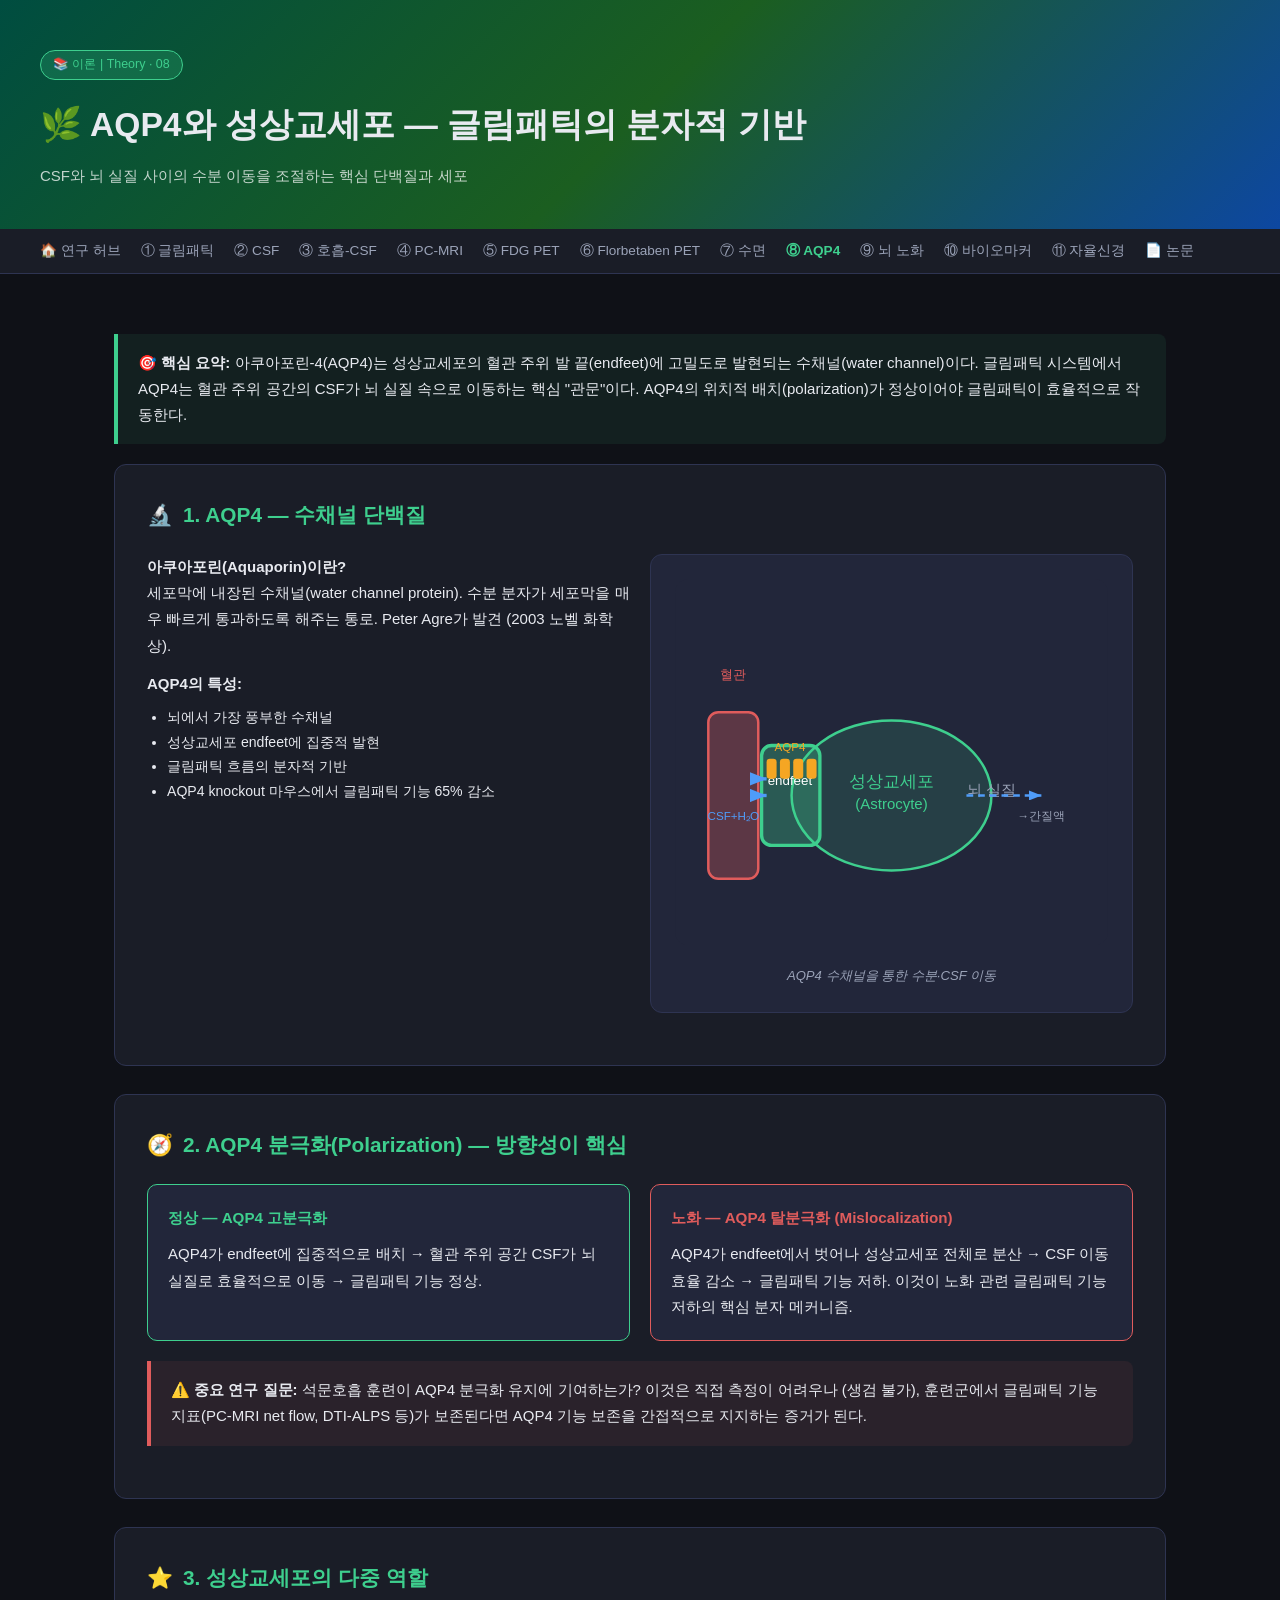
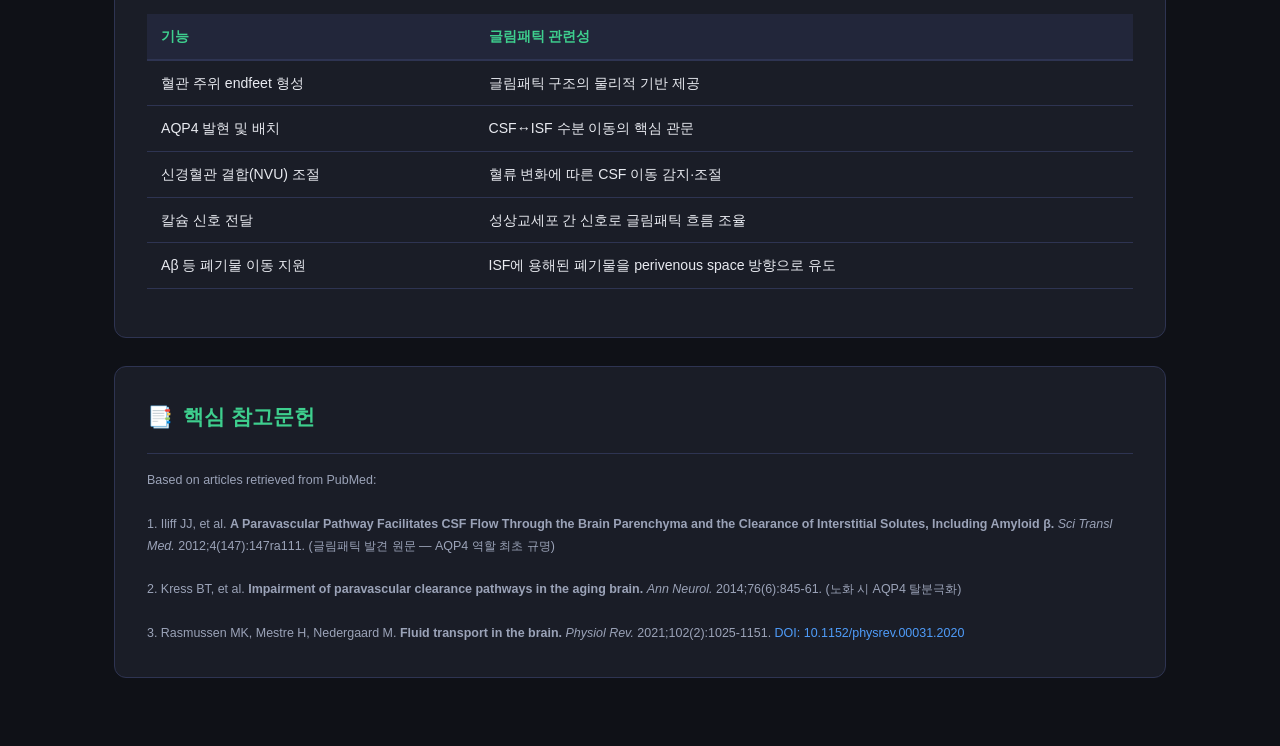
<file: 01_theory/08_aqp4_astrocytes.html>
<!DOCTYPE html>
<html lang="ko">
<head>
<meta charset="UTF-8"><meta name="viewport" content="width=device-width, initial-scale=1.0">
<title>AQP4와 성상교세포 | RSP_PET</title>
<style>
  :root { --bg:#0f1117; --surface:#1a1d27; --surface2:#22263a; --accent:#3ecf8e; --blue:#4f9cf9; --orange:#f5a623; --red:#e05c5c; --purple:#7c5cbf; --text:#e8eaf0; --text2:#9ba3b8; --border:#2e3452; }
  * { box-sizing:border-box; margin:0; padding:0; }
  body { background:var(--bg); color:var(--text); font-family:'Segoe UI',sans-serif; font-size:15px; line-height:1.75; }
  .hero { background:linear-gradient(135deg,#004d40 0%,#1b5e20 50%,#0d47a1 100%); padding:50px 40px 40px; }
  .hero h1 { font-size:2.1rem; font-weight:700; margin-bottom:8px; }
  .hero p { color:rgba(255,255,255,0.75); max-width:700px; }
  .badge { display:inline-block; background:rgba(62,207,142,0.2); border:1px solid var(--accent); color:var(--accent); border-radius:20px; padding:3px 12px; font-size:0.78rem; margin-bottom:16px; }
  .nav-bar { background:var(--surface); border-bottom:1px solid var(--border); padding:10px 40px; display:flex; gap:20px; flex-wrap:wrap; }
  .nav-bar a { color:var(--text2); text-decoration:none; font-size:0.85rem; }
  .nav-bar a:hover { color:var(--accent); }
  .nav-bar a.active { color:var(--accent); font-weight:600; }
  .container { max-width:1100px; margin:0 auto; padding:40px 24px; }
  .section { background:var(--surface); border:1px solid var(--border); border-radius:12px; padding:32px; margin-bottom:28px; }
  .section-title { font-size:1.3rem; font-weight:700; color:var(--accent); margin-bottom:18px; display:flex; align-items:center; gap:10px; }
  .highlight-box { background:rgba(62,207,142,0.08); border-left:4px solid var(--accent); border-radius:0 8px 8px 0; padding:16px 20px; margin:20px 0; }
  .warning-box { background:rgba(224,92,92,0.08); border-left:4px solid var(--red); border-radius:0 8px 8px 0; padding:16px 20px; margin:20px 0; }
  .grid-2 { display:grid; grid-template-columns:1fr 1fr; gap:20px; margin:20px 0; }
  .card { background:var(--surface2); border:1px solid var(--border); border-radius:10px; padding:20px; }
  .card h4 { color:var(--orange); font-size:0.95rem; margin-bottom:10px; }
  .diagram-container { background:var(--surface2); border:1px solid var(--border); border-radius:12px; padding:24px; margin:20px 0; text-align:center; }
  .diagram-label { font-size:0.82rem; color:var(--text2); margin-top:12px; font-style:italic; }
  table { width:100%; border-collapse:collapse; margin:16px 0; font-size:0.88rem; }
  th { background:var(--surface2); color:var(--accent); padding:10px 14px; text-align:left; border-bottom:2px solid var(--border); }
  td { padding:10px 14px; border-bottom:1px solid var(--border); }
  .ref { font-size:0.78rem; color:var(--text2); margin-top:16px; padding-top:16px; border-top:1px solid var(--border); }
  .ref a { color:var(--blue); text-decoration:none; }
  @media(max-width:768px) { .grid-2 { grid-template-columns:1fr; } }
</style>
<link rel="stylesheet" href="../mobile.css">
</head>
<body>
<div class="hero">
  <div class="badge">📚 이론 | Theory · 08</div>
  <h1>🌿 AQP4와 성상교세포 — 글림패틱의 분자적 기반</h1>
  <p>CSF와 뇌 실질 사이의 수분 이동을 조절하는 핵심 단백질과 세포</p>
</div>
<div class="nav-bar">
  <a href="../index.html">🏠 연구 허브</a>
  <a href="01_glymphatic_system.html">① 글림패틱</a>
  <a href="02_csf_basics.html">② CSF</a>
  <a href="03_respiration_csf_mechanism.html">③ 호흡-CSF</a>
  <a href="04_pcmri.html">④ PC-MRI</a>
  <a href="05_fdg_pet.html">⑤ FDG PET</a>
  <a href="06_florbetaben_pet.html">⑥ Florbetaben PET</a>
  <a href="07_sleep_glymphatic.html">⑦ 수면</a>
  <a href="08_aqp4_astrocytes.html" class="active">⑧ AQP4</a>
  <a href="09_brain_aging.html">⑨ 뇌 노화</a>
  <a href="10_blood_biomarkers.html">⑩ 바이오마커</a>
  <a href="11_autonomic_hrv.html">⑪ 자율신경</a>
  <a href="../02_paper/paper_index.html">📄 논문</a>
</div>
<div class="container">

  <div class="highlight-box"><strong>🎯 핵심 요약:</strong> 아쿠아포린-4(AQP4)는 성상교세포의 혈관 주위 발 끝(endfeet)에 고밀도로 발현되는 수채널(water channel)이다. 글림패틱 시스템에서 AQP4는 혈관 주위 공간의 CSF가 뇌 실질 속으로 이동하는 핵심 "관문"이다. AQP4의 위치적 배치(polarization)가 정상이어야 글림패틱이 효율적으로 작동한다.</div>

  <!-- AQP4 구조 -->
  <div class="section">
    <div class="section-title"><span class="icon">🔬</span> 1. AQP4 — 수채널 단백질</div>
    <div class="grid-2">
      <div>
        <p><strong>아쿠아포린(Aquaporin)이란?</strong></p>
        <p>세포막에 내장된 수채널(water channel protein). 수분 분자가 세포막을 매우 빠르게 통과하도록 해주는 통로. Peter Agre가 발견 (2003 노벨 화학상).</p>
        <p style="margin-top:12px;"><strong>AQP4의 특성:</strong></p>
        <ul style="margin-top:8px; padding-left:20px; font-size:0.88rem;">
          <li>뇌에서 가장 풍부한 수채널</li>
          <li>성상교세포 endfeet에 집중적 발현</li>
          <li>글림패틱 흐름의 분자적 기반</li>
          <li>AQP4 knockout 마우스에서 글림패틱 기능 65% 감소</li>
        </ul>
      </div>
      <div class="diagram-container" style="margin:0;">
        <svg viewBox="0 0 260 220" xmlns="http://www.w3.org/2000/svg" style="max-width:100%; height:auto;">
          <rect width="260" height="220" fill="#22263a" rx="8"/>
          <!-- 혈관 -->
          <rect x="20" y="80" width="30" height="100" rx="6" fill="rgba(224,92,92,0.3)" stroke="#e05c5c" stroke-width="1.5"/>
          <text x="35" y="60" fill="#e05c5c" font-size="8" text-anchor="middle">혈관</text>
          <!-- 성상교세포 -->
          <ellipse cx="130" cy="130" rx="60" ry="45" fill="rgba(62,207,142,0.15)" stroke="#3ecf8e" stroke-width="1.5"/>
          <text x="130" y="125" fill="#3ecf8e" font-size="10" text-anchor="middle">성상교세포</text>
          <text x="130" y="138" fill="#3ecf8e" font-size="9" text-anchor="middle">(Astrocyte)</text>
          <!-- endfeet -->
          <rect x="52" y="100" width="35" height="60" rx="6" fill="rgba(62,207,142,0.3)" stroke="#3ecf8e" stroke-width="2"/>
          <text x="69" y="124" fill="white" font-size="8" text-anchor="middle">endfeet</text>
          <!-- AQP4 채널들 -->
          <rect x="55" y="108" width="6" height="12" rx="2" fill="#f5a623"/>
          <rect x="63" y="108" width="6" height="12" rx="2" fill="#f5a623"/>
          <rect x="71" y="108" width="6" height="12" rx="2" fill="#f5a623"/>
          <rect x="79" y="108" width="6" height="12" rx="2" fill="#f5a623"/>
          <text x="69" y="103" fill="#f5a623" font-size="7" text-anchor="middle">AQP4</text>
          <!-- 수분 흐름 -->
          <defs><marker id="arrW" markerWidth="5" markerHeight="4" refX="5" refY="2" orient="auto"><polygon points="0 0,5 2,0 4" fill="#4f9cf9"/></marker></defs>
          <path d="M 50,120 L 55,120" stroke="#4f9cf9" stroke-width="2" marker-end="url(#arrW)"/>
          <path d="M 50,130 L 55,130" stroke="#4f9cf9" stroke-width="2" marker-end="url(#arrW)"/>
          <text x="35" y="145" fill="#4f9cf9" font-size="7" text-anchor="middle">CSF+H₂O</text>
          <!-- 뇌 실질 방향 -->
          <text x="190" y="130" fill="#9ba3b8" font-size="9" text-anchor="middle">뇌 실질</text>
          <path d="M 175,130 Q 200,130 220,130" stroke="#4f9cf9" stroke-width="1.5" fill="none" marker-end="url(#arrW)" stroke-dasharray="4,3"/>
          <text x="220" y="145" fill="#9ba3b8" font-size="7" text-anchor="middle">→간질액</text>
        </svg>
        <p class="diagram-label">AQP4 수채널을 통한 수분·CSF 이동</p>
      </div>
    </div>
  </div>

  <!-- AQP4 분극화 -->
  <div class="section">
    <div class="section-title"><span class="icon">🧭</span> 2. AQP4 분극화(Polarization) — 방향성이 핵심</div>
    <div class="grid-2">
      <div class="card" style="border-color:var(--accent);">
        <h4 style="color:var(--accent);">정상 — AQP4 고분극화</h4>
        <p>AQP4가 endfeet에 집중적으로 배치 → 혈관 주위 공간 CSF가 뇌 실질로 효율적으로 이동 → 글림패틱 기능 정상.</p>
      </div>
      <div class="card" style="border-color:var(--red);">
        <h4 style="color:var(--red);">노화 — AQP4 탈분극화 (Mislocalization)</h4>
        <p>AQP4가 endfeet에서 벗어나 성상교세포 전체로 분산 → CSF 이동 효율 감소 → 글림패틱 기능 저하. 이것이 노화 관련 글림패틱 기능 저하의 핵심 분자 메커니즘.</p>
      </div>
    </div>
    <div class="warning-box">
      <strong>⚠️ 중요 연구 질문:</strong> 석문호흡 훈련이 AQP4 분극화 유지에 기여하는가? 이것은 직접 측정이 어려우나 (생검 불가), 훈련군에서 글림패틱 기능 지표(PC-MRI net flow, DTI-ALPS 등)가 보존된다면 AQP4 기능 보존을 간접적으로 지지하는 증거가 된다.
    </div>
  </div>

  <!-- 성상교세포와 글림패틱 -->
  <div class="section">
    <div class="section-title"><span class="icon">⭐</span> 3. 성상교세포의 다중 역할</div>
    <table>
      <tr><th>기능</th><th>글림패틱 관련성</th></tr>
      <tr><td>혈관 주위 endfeet 형성</td><td>글림패틱 구조의 물리적 기반 제공</td></tr>
      <tr><td>AQP4 발현 및 배치</td><td>CSF↔ISF 수분 이동의 핵심 관문</td></tr>
      <tr><td>신경혈관 결합(NVU) 조절</td><td>혈류 변화에 따른 CSF 이동 감지·조절</td></tr>
      <tr><td>칼슘 신호 전달</td><td>성상교세포 간 신호로 글림패틱 흐름 조율</td></tr>
      <tr><td>Aβ 등 폐기물 이동 지원</td><td>ISF에 용해된 폐기물을 perivenous space 방향으로 유도</td></tr>
    </table>
  </div>

  <div class="section">
    <div class="section-title"><span class="icon">📑</span> 핵심 참고문헌</div>
    <div class="ref">
      <p>Based on articles retrieved from PubMed:</p><br>
      <p>1. Iliff JJ, et al. <strong>A Paravascular Pathway Facilitates CSF Flow Through the Brain Parenchyma and the Clearance of Interstitial Solutes, Including Amyloid β.</strong> <em>Sci Transl Med.</em> 2012;4(147):147ra111. (글림패틱 발견 원문 — AQP4 역할 최초 규명)</p><br>
      <p>2. Kress BT, et al. <strong>Impairment of paravascular clearance pathways in the aging brain.</strong> <em>Ann Neurol.</em> 2014;76(6):845-61. (노화 시 AQP4 탈분극화)</p><br>
      <p>3. Rasmussen MK, Mestre H, Nedergaard M. <strong>Fluid transport in the brain.</strong> <em>Physiol Rev.</em> 2021;102(2):1025-1151. <a href="https://doi.org/10.1152/physrev.00031.2020" target="_blank">DOI: 10.1152/physrev.00031.2020</a></p>
    </div>
  </div>
</div>
</body>
</html>
</file>
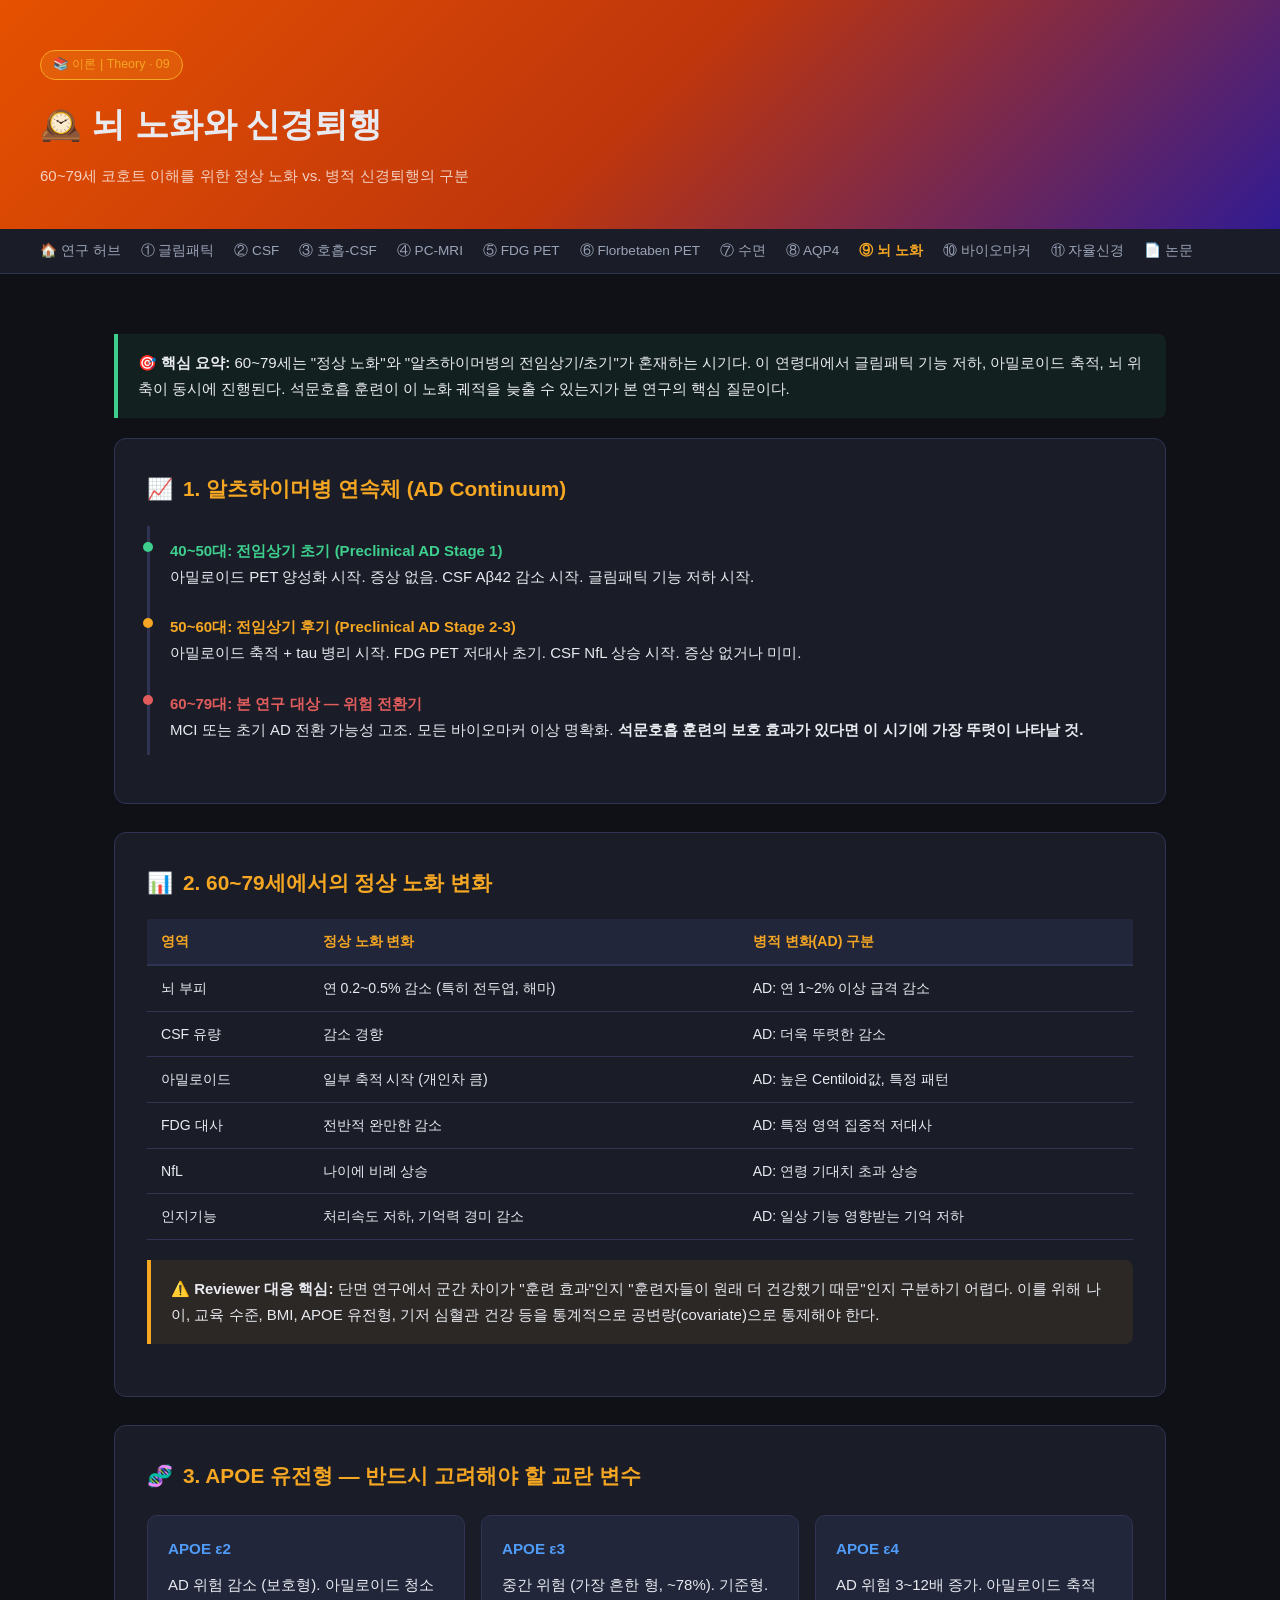
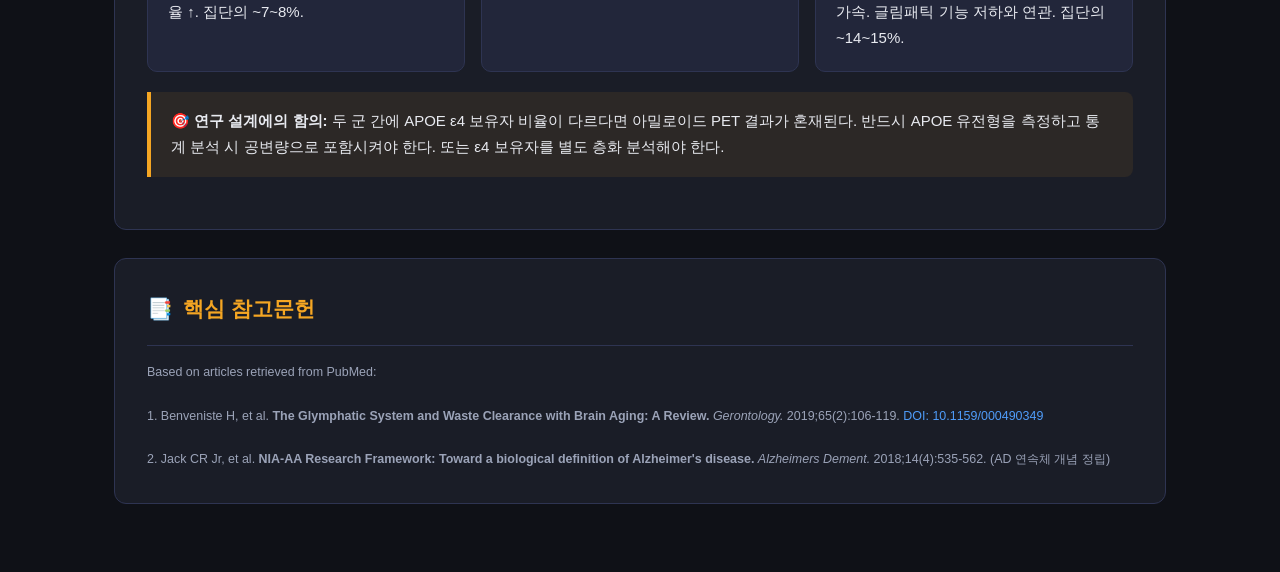
<file: 01_theory/09_brain_aging.html>
<!DOCTYPE html>
<html lang="ko">
<head>
<meta charset="UTF-8"><meta name="viewport" content="width=device-width, initial-scale=1.0">
<title>뇌 노화와 신경퇴행 | RSP_PET</title>
<style>
  :root { --bg:#0f1117; --surface:#1a1d27; --surface2:#22263a; --accent:#f5a623; --blue:#4f9cf9; --green:#3ecf8e; --red:#e05c5c; --purple:#7c5cbf; --text:#e8eaf0; --text2:#9ba3b8; --border:#2e3452; }
  * { box-sizing:border-box; margin:0; padding:0; }
  body { background:var(--bg); color:var(--text); font-family:'Segoe UI',sans-serif; font-size:15px; line-height:1.75; }
  .hero { background:linear-gradient(135deg,#e65100 0%,#bf360c 50%,#311b92 100%); padding:50px 40px 40px; }
  .hero h1 { font-size:2.1rem; font-weight:700; margin-bottom:8px; }
  .hero p { color:rgba(255,255,255,0.75); max-width:700px; }
  .badge { display:inline-block; background:rgba(245,166,35,0.2); border:1px solid var(--accent); color:var(--accent); border-radius:20px; padding:3px 12px; font-size:0.78rem; margin-bottom:16px; }
  .nav-bar { background:var(--surface); border-bottom:1px solid var(--border); padding:10px 40px; display:flex; gap:20px; flex-wrap:wrap; }
  .nav-bar a { color:var(--text2); text-decoration:none; font-size:0.85rem; }
  .nav-bar a:hover { color:var(--accent); }
  .nav-bar a.active { color:var(--accent); font-weight:600; }
  .container { max-width:1100px; margin:0 auto; padding:40px 24px; }
  .section { background:var(--surface); border:1px solid var(--border); border-radius:12px; padding:32px; margin-bottom:28px; }
  .section-title { font-size:1.3rem; font-weight:700; color:var(--accent); margin-bottom:18px; display:flex; align-items:center; gap:10px; }
  .highlight-box { background:rgba(245,166,35,0.08); border-left:4px solid var(--accent); border-radius:0 8px 8px 0; padding:16px 20px; margin:20px 0; }
  .key-box { background:rgba(62,207,142,0.08); border-left:4px solid var(--green); border-radius:0 8px 8px 0; padding:16px 20px; margin:20px 0; }
  .grid-2 { display:grid; grid-template-columns:1fr 1fr; gap:20px; margin:20px 0; }
  .grid-3 { display:grid; grid-template-columns:1fr 1fr 1fr; gap:16px; margin:20px 0; }
  .card { background:var(--surface2); border:1px solid var(--border); border-radius:10px; padding:20px; }
  .card h4 { color:var(--blue); font-size:0.95rem; margin-bottom:10px; }
  table { width:100%; border-collapse:collapse; margin:16px 0; font-size:0.88rem; }
  th { background:var(--surface2); color:var(--accent); padding:10px 14px; text-align:left; border-bottom:2px solid var(--border); }
  td { padding:10px 14px; border-bottom:1px solid var(--border); }
  .ref { font-size:0.78rem; color:var(--text2); margin-top:16px; padding-top:16px; border-top:1px solid var(--border); }
  .ref a { color:var(--blue); text-decoration:none; }
  .timeline { border-left:3px solid var(--border); padding-left:20px; margin:16px 0; }
  .tl-item { position:relative; padding:12px 0; }
  .tl-dot { position:absolute; left:-27px; top:16px; width:10px; height:10px; border-radius:50%; }
  @media(max-width:768px) { .grid-2,.grid-3 { grid-template-columns:1fr; } }
</style>
<link rel="stylesheet" href="../mobile.css">
</head>
<body>
<div class="hero">
  <div class="badge">📚 이론 | Theory · 09</div>
  <h1>🕰️ 뇌 노화와 신경퇴행</h1>
  <p>60~79세 코호트 이해를 위한 정상 노화 vs. 병적 신경퇴행의 구분</p>
</div>
<div class="nav-bar">
  <a href="../index.html">🏠 연구 허브</a>
  <a href="01_glymphatic_system.html">① 글림패틱</a>
  <a href="02_csf_basics.html">② CSF</a>
  <a href="03_respiration_csf_mechanism.html">③ 호흡-CSF</a>
  <a href="04_pcmri.html">④ PC-MRI</a>
  <a href="05_fdg_pet.html">⑤ FDG PET</a>
  <a href="06_florbetaben_pet.html">⑥ Florbetaben PET</a>
  <a href="07_sleep_glymphatic.html">⑦ 수면</a>
  <a href="08_aqp4_astrocytes.html">⑧ AQP4</a>
  <a href="09_brain_aging.html" class="active">⑨ 뇌 노화</a>
  <a href="10_blood_biomarkers.html">⑩ 바이오마커</a>
  <a href="11_autonomic_hrv.html">⑪ 자율신경</a>
  <a href="../02_paper/paper_index.html">📄 논문</a>
</div>
<div class="container">

  <div class="key-box"><strong>🎯 핵심 요약:</strong> 60~79세는 "정상 노화"와 "알츠하이머병의 전임상기/초기"가 혼재하는 시기다. 이 연령대에서 글림패틱 기능 저하, 아밀로이드 축적, 뇌 위축이 동시에 진행된다. 석문호흡 훈련이 이 노화 궤적을 늦출 수 있는지가 본 연구의 핵심 질문이다.</div>

  <!-- AD 연속체 -->
  <div class="section">
    <div class="section-title"><span class="icon">📈</span> 1. 알츠하이머병 연속체 (AD Continuum)</div>
    <div class="timeline">
      <div class="tl-item">
        <div class="tl-dot" style="background:var(--green);"></div>
        <strong style="color:var(--green);">40~50대: 전임상기 초기 (Preclinical AD Stage 1)</strong>
        <p>아밀로이드 PET 양성화 시작. 증상 없음. CSF Aβ42 감소 시작. 글림패틱 기능 저하 시작.</p>
      </div>
      <div class="tl-item">
        <div class="tl-dot" style="background:var(--accent);"></div>
        <strong style="color:var(--accent);">50~60대: 전임상기 후기 (Preclinical AD Stage 2-3)</strong>
        <p>아밀로이드 축적 + tau 병리 시작. FDG PET 저대사 초기. CSF NfL 상승 시작. 증상 없거나 미미.</p>
      </div>
      <div class="tl-item">
        <div class="tl-dot" style="background:var(--red);"></div>
        <strong style="color:var(--red);">60~79대: 본 연구 대상 — 위험 전환기</strong>
        <p>MCI 또는 초기 AD 전환 가능성 고조. 모든 바이오마커 이상 명확화. <strong>석문호흡 훈련의 보호 효과가 있다면 이 시기에 가장 뚜렷이 나타날 것.</strong></p>
      </div>
    </div>
  </div>

  <!-- 정상 노화 변화 -->
  <div class="section">
    <div class="section-title"><span class="icon">📊</span> 2. 60~79세에서의 정상 노화 변화</div>
    <table>
      <tr><th>영역</th><th>정상 노화 변화</th><th>병적 변화(AD) 구분</th></tr>
      <tr><td>뇌 부피</td><td>연 0.2~0.5% 감소 (특히 전두엽, 해마)</td><td>AD: 연 1~2% 이상 급격 감소</td></tr>
      <tr><td>CSF 유량</td><td>감소 경향</td><td>AD: 더욱 뚜렷한 감소</td></tr>
      <tr><td>아밀로이드</td><td>일부 축적 시작 (개인차 큼)</td><td>AD: 높은 Centiloid값, 특정 패턴</td></tr>
      <tr><td>FDG 대사</td><td>전반적 완만한 감소</td><td>AD: 특정 영역 집중적 저대사</td></tr>
      <tr><td>NfL</td><td>나이에 비례 상승</td><td>AD: 연령 기대치 초과 상승</td></tr>
      <tr><td>인지기능</td><td>처리속도 저하, 기억력 경미 감소</td><td>AD: 일상 기능 영향받는 기억 저하</td></tr>
    </table>
    <div class="highlight-box"><strong>⚠️ Reviewer 대응 핵심:</strong> 단면 연구에서 군간 차이가 "훈련 효과"인지 "훈련자들이 원래 더 건강했기 때문"인지 구분하기 어렵다. 이를 위해 나이, 교육 수준, BMI, APOE 유전형, 기저 심혈관 건강 등을 통계적으로 공변량(covariate)으로 통제해야 한다.</div>
  </div>

  <!-- APOE -->
  <div class="section">
    <div class="section-title"><span class="icon">🧬</span> 3. APOE 유전형 — 반드시 고려해야 할 교란 변수</div>
    <div class="grid-3">
      <div class="card"><h4>APOE ε2</h4><p>AD 위험 감소 (보호형). 아밀로이드 청소율 ↑. 집단의 ~7~8%.</p></div>
      <div class="card"><h4>APOE ε3</h4><p>중간 위험 (가장 흔한 형, ~78%). 기준형.</p></div>
      <div class="card"><h4>APOE ε4</h4><p>AD 위험 3~12배 증가. 아밀로이드 축적 가속. 글림패틱 기능 저하와 연관. 집단의 ~14~15%.</p></div>
    </div>
    <div class="highlight-box"><strong>🎯 연구 설계에의 함의:</strong> 두 군 간에 APOE ε4 보유자 비율이 다르다면 아밀로이드 PET 결과가 혼재된다. 반드시 APOE 유전형을 측정하고 통계 분석 시 공변량으로 포함시켜야 한다. 또는 ε4 보유자를 별도 층화 분석해야 한다.</div>
  </div>

  <div class="section">
    <div class="section-title"><span class="icon">📑</span> 핵심 참고문헌</div>
    <div class="ref">
      <p>Based on articles retrieved from PubMed:</p><br>
      <p>1. Benveniste H, et al. <strong>The Glymphatic System and Waste Clearance with Brain Aging: A Review.</strong> <em>Gerontology.</em> 2019;65(2):106-119. <a href="https://doi.org/10.1159/000490349" target="_blank">DOI: 10.1159/000490349</a></p><br>
      <p>2. Jack CR Jr, et al. <strong>NIA-AA Research Framework: Toward a biological definition of Alzheimer's disease.</strong> <em>Alzheimers Dement.</em> 2018;14(4):535-562. (AD 연속체 개념 정립)</p>
    </div>
  </div>
</div>
</body>
</html>
</file>
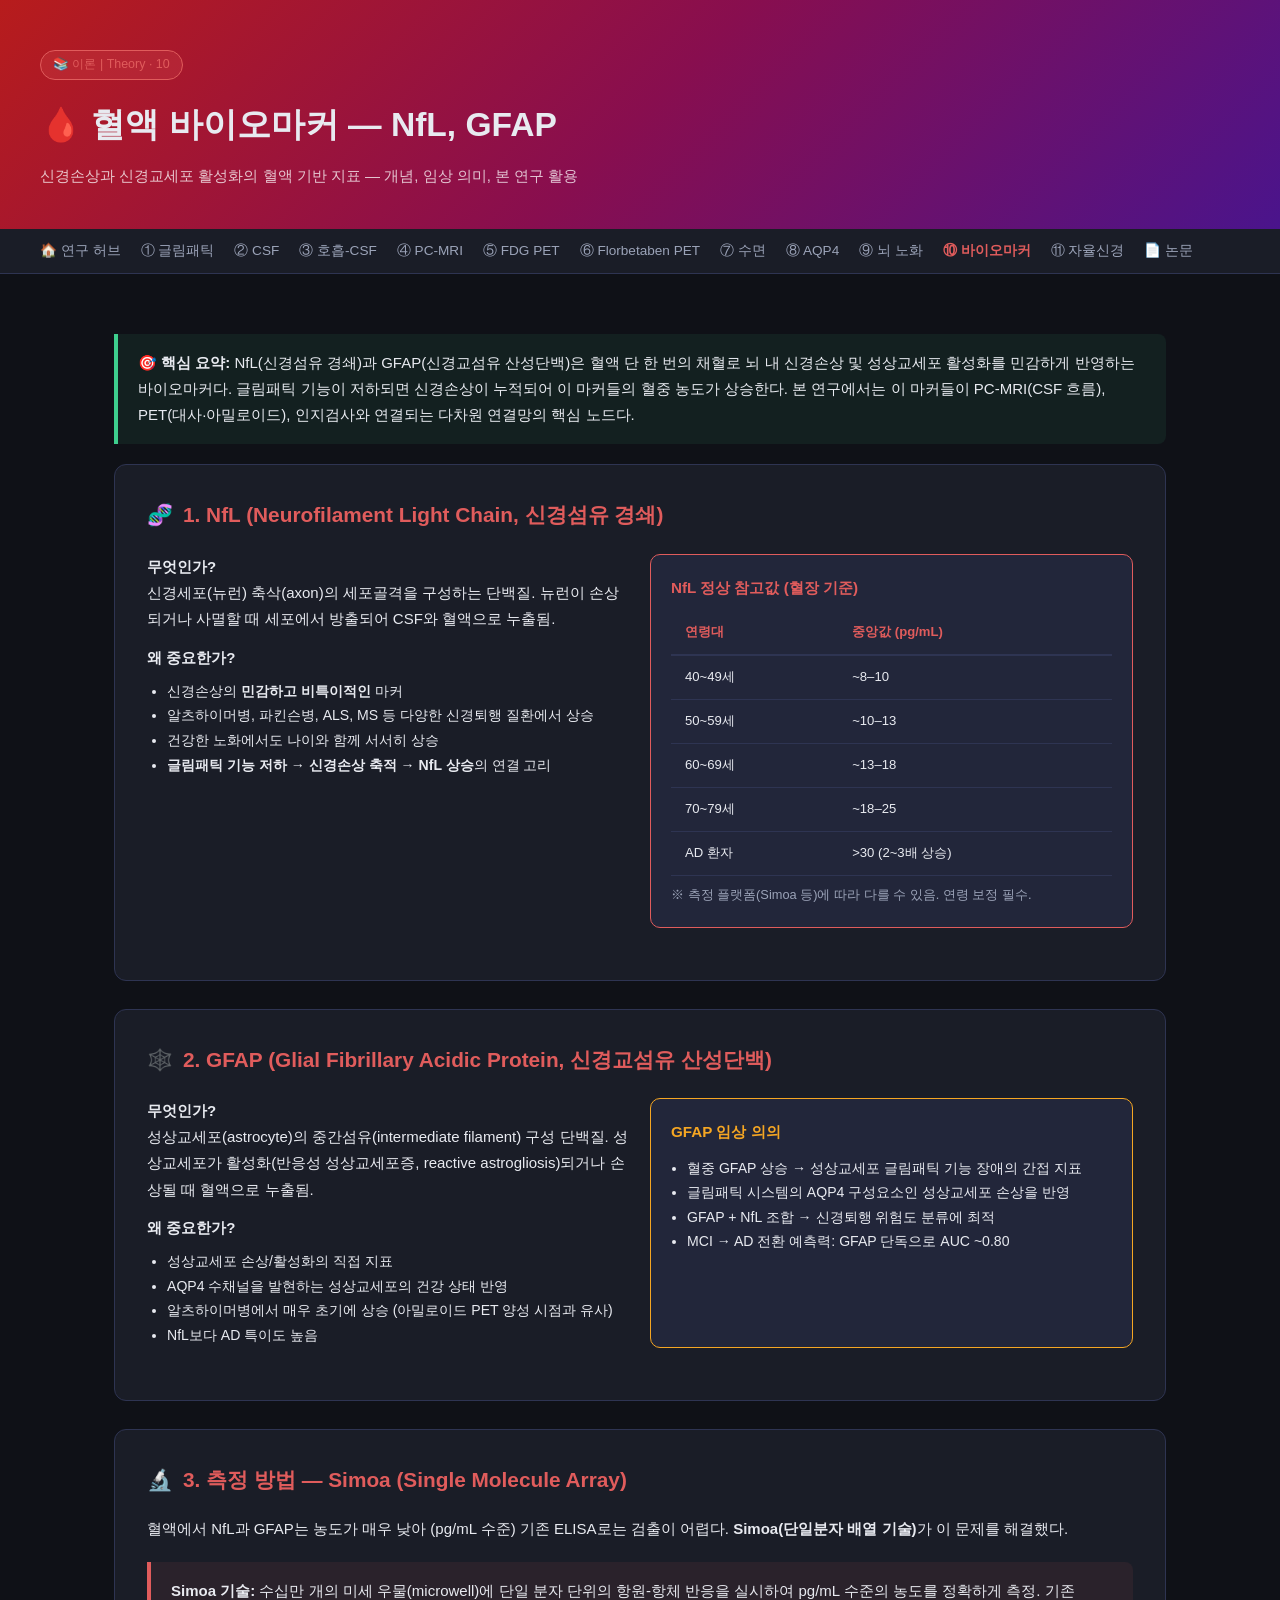
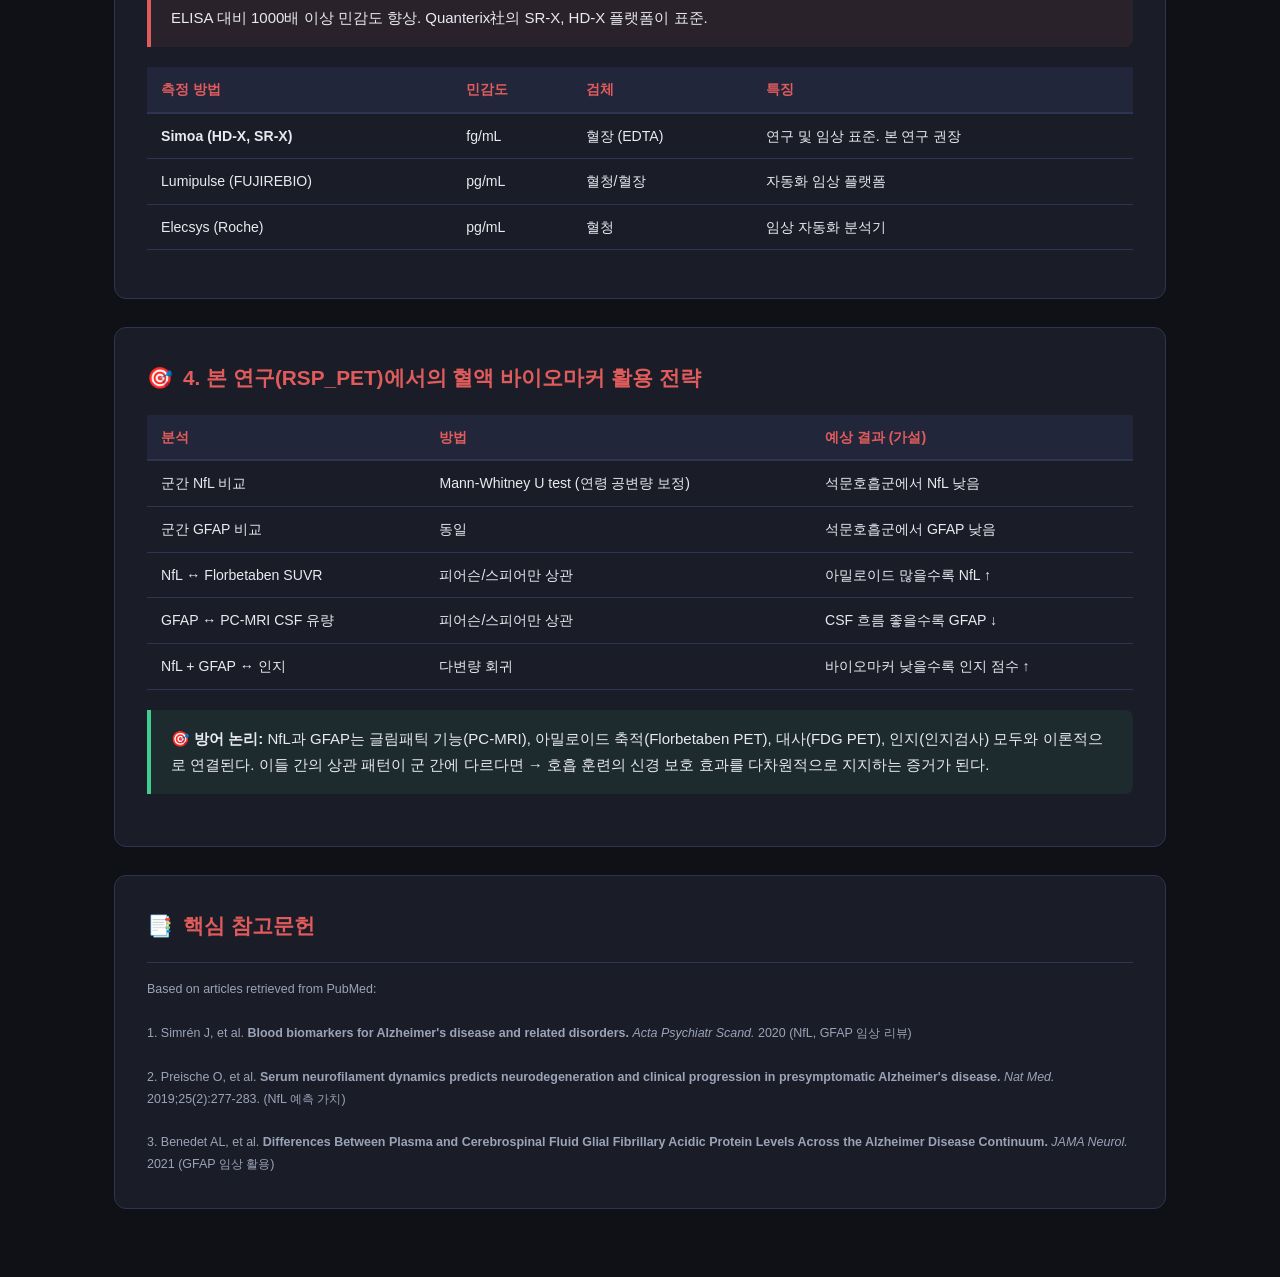
<file: 01_theory/10_blood_biomarkers.html>
<!DOCTYPE html>
<html lang="ko">
<head>
<meta charset="UTF-8"><meta name="viewport" content="width=device-width, initial-scale=1.0">
<title>혈액 바이오마커 — NfL, GFAP | RSP_PET</title>
<style>
  :root { --bg:#0f1117; --surface:#1a1d27; --surface2:#22263a; --accent:#e05c5c; --blue:#4f9cf9; --green:#3ecf8e; --orange:#f5a623; --text:#e8eaf0; --text2:#9ba3b8; --border:#2e3452; }
  * { box-sizing:border-box; margin:0; padding:0; }
  body { background:var(--bg); color:var(--text); font-family:'Segoe UI',sans-serif; font-size:15px; line-height:1.75; }
  .hero { background:linear-gradient(135deg,#b71c1c 0%,#880e4f 50%,#4a148c 100%); padding:50px 40px 40px; }
  .hero h1 { font-size:2.1rem; font-weight:700; margin-bottom:8px; }
  .hero p { color:rgba(255,255,255,0.75); max-width:700px; }
  .badge { display:inline-block; background:rgba(224,92,92,0.2); border:1px solid var(--accent); color:var(--accent); border-radius:20px; padding:3px 12px; font-size:0.78rem; margin-bottom:16px; }
  .nav-bar { background:var(--surface); border-bottom:1px solid var(--border); padding:10px 40px; display:flex; gap:20px; flex-wrap:wrap; }
  .nav-bar a { color:var(--text2); text-decoration:none; font-size:0.85rem; }
  .nav-bar a:hover { color:var(--accent); }
  .nav-bar a.active { color:var(--accent); font-weight:600; }
  .container { max-width:1100px; margin:0 auto; padding:40px 24px; }
  .section { background:var(--surface); border:1px solid var(--border); border-radius:12px; padding:32px; margin-bottom:28px; }
  .section-title { font-size:1.3rem; font-weight:700; color:var(--accent); margin-bottom:18px; display:flex; align-items:center; gap:10px; }
  .highlight-box { background:rgba(224,92,92,0.08); border-left:4px solid var(--accent); border-radius:0 8px 8px 0; padding:16px 20px; margin:20px 0; }
  .key-box { background:rgba(62,207,142,0.08); border-left:4px solid var(--green); border-radius:0 8px 8px 0; padding:16px 20px; margin:20px 0; }
  .grid-2 { display:grid; grid-template-columns:1fr 1fr; gap:20px; margin:20px 0; }
  .card { background:var(--surface2); border:1px solid var(--border); border-radius:10px; padding:20px; }
  .card h4 { color:var(--orange); font-size:0.95rem; margin-bottom:10px; }
  table { width:100%; border-collapse:collapse; margin:16px 0; font-size:0.88rem; }
  th { background:var(--surface2); color:var(--accent); padding:10px 14px; text-align:left; border-bottom:2px solid var(--border); }
  td { padding:10px 14px; border-bottom:1px solid var(--border); }
  .ref { font-size:0.78rem; color:var(--text2); margin-top:16px; padding-top:16px; border-top:1px solid var(--border); }
  .ref a { color:var(--blue); text-decoration:none; }
  @media(max-width:768px) { .grid-2 { grid-template-columns:1fr; } }
</style>
<link rel="stylesheet" href="../mobile.css">
</head>
<body>
<div class="hero">
  <div class="badge">📚 이론 | Theory · 10</div>
  <h1>🩸 혈액 바이오마커 — NfL, GFAP</h1>
  <p>신경손상과 신경교세포 활성화의 혈액 기반 지표 — 개념, 임상 의미, 본 연구 활용</p>
</div>
<div class="nav-bar">
  <a href="../index.html">🏠 연구 허브</a>
  <a href="01_glymphatic_system.html">① 글림패틱</a>
  <a href="02_csf_basics.html">② CSF</a>
  <a href="03_respiration_csf_mechanism.html">③ 호흡-CSF</a>
  <a href="04_pcmri.html">④ PC-MRI</a>
  <a href="05_fdg_pet.html">⑤ FDG PET</a>
  <a href="06_florbetaben_pet.html">⑥ Florbetaben PET</a>
  <a href="07_sleep_glymphatic.html">⑦ 수면</a>
  <a href="08_aqp4_astrocytes.html">⑧ AQP4</a>
  <a href="09_brain_aging.html">⑨ 뇌 노화</a>
  <a href="10_blood_biomarkers.html" class="active">⑩ 바이오마커</a>
  <a href="11_autonomic_hrv.html">⑪ 자율신경</a>
  <a href="../02_paper/paper_index.html">📄 논문</a>
</div>
<div class="container">

  <div class="key-box"><strong>🎯 핵심 요약:</strong> NfL(신경섬유 경쇄)과 GFAP(신경교섬유 산성단백)은 혈액 단 한 번의 채혈로 뇌 내 신경손상 및 성상교세포 활성화를 민감하게 반영하는 바이오마커다. 글림패틱 기능이 저하되면 신경손상이 누적되어 이 마커들의 혈중 농도가 상승한다. 본 연구에서는 이 마커들이 PC-MRI(CSF 흐름), PET(대사·아밀로이드), 인지검사와 연결되는 다차원 연결망의 핵심 노드다.</div>

  <!-- NfL -->
  <div class="section">
    <div class="section-title"><span class="icon">🧬</span> 1. NfL (Neurofilament Light Chain, 신경섬유 경쇄)</div>
    <div class="grid-2">
      <div>
        <p><strong>무엇인가?</strong></p>
        <p>신경세포(뉴런) 축삭(axon)의 세포골격을 구성하는 단백질. 뉴런이 손상되거나 사멸할 때 세포에서 방출되어 CSF와 혈액으로 누출됨.</p>
        <p style="margin-top:12px;"><strong>왜 중요한가?</strong></p>
        <ul style="margin-top:8px; padding-left:20px; font-size:0.88rem;">
          <li>신경손상의 <strong>민감하고 비특이적인</strong> 마커</li>
          <li>알츠하이머병, 파킨슨병, ALS, MS 등 다양한 신경퇴행 질환에서 상승</li>
          <li>건강한 노화에서도 나이와 함께 서서히 상승</li>
          <li><strong>글림패틱 기능 저하 → 신경손상 축적 → NfL 상승</strong>의 연결 고리</li>
        </ul>
      </div>
      <div class="card" style="border-color:var(--accent);">
        <h4 style="color:var(--accent);">NfL 정상 참고값 (혈장 기준)</h4>
        <table style="margin:0; font-size:0.82rem;">
          <tr><th>연령대</th><th>중앙값 (pg/mL)</th></tr>
          <tr><td>40~49세</td><td>~8–10</td></tr>
          <tr><td>50~59세</td><td>~10–13</td></tr>
          <tr><td>60~69세</td><td>~13–18</td></tr>
          <tr><td>70~79세</td><td>~18–25</td></tr>
          <tr><td>AD 환자</td><td>&gt;30 (2~3배 상승)</td></tr>
        </table>
        <p style="font-size:0.8rem; color:var(--text2); margin-top:8px;">※ 측정 플랫폼(Simoa 등)에 따라 다를 수 있음. 연령 보정 필수.</p>
      </div>
    </div>
  </div>

  <!-- GFAP -->
  <div class="section">
    <div class="section-title"><span class="icon">🕸️</span> 2. GFAP (Glial Fibrillary Acidic Protein, 신경교섬유 산성단백)</div>
    <div class="grid-2">
      <div>
        <p><strong>무엇인가?</strong></p>
        <p>성상교세포(astrocyte)의 중간섬유(intermediate filament) 구성 단백질. 성상교세포가 활성화(반응성 성상교세포증, reactive astrogliosis)되거나 손상될 때 혈액으로 누출됨.</p>
        <p style="margin-top:12px;"><strong>왜 중요한가?</strong></p>
        <ul style="margin-top:8px; padding-left:20px; font-size:0.88rem;">
          <li>성상교세포 손상/활성화의 직접 지표</li>
          <li>AQP4 수채널을 발현하는 성상교세포의 건강 상태 반영</li>
          <li>알츠하이머병에서 매우 초기에 상승 (아밀로이드 PET 양성 시점과 유사)</li>
          <li>NfL보다 AD 특이도 높음</li>
        </ul>
      </div>
      <div class="card" style="border-color:var(--orange);">
        <h4>GFAP 임상 의의</h4>
        <ul style="padding-left:16px; font-size:0.88rem;">
          <li>혈중 GFAP 상승 → 성상교세포 글림패틱 기능 장애의 간접 지표</li>
          <li>글림패틱 시스템의 AQP4 구성요소인 성상교세포 손상을 반영</li>
          <li>GFAP + NfL 조합 → 신경퇴행 위험도 분류에 최적</li>
          <li>MCI → AD 전환 예측력: GFAP 단독으로 AUC ~0.80</li>
        </ul>
      </div>
    </div>
  </div>

  <!-- 측정 방법 -->
  <div class="section">
    <div class="section-title"><span class="icon">🔬</span> 3. 측정 방법 — Simoa (Single Molecule Array)</div>
    <p>혈액에서 NfL과 GFAP는 농도가 매우 낮아 (pg/mL 수준) 기존 ELISA로는 검출이 어렵다. <strong>Simoa(단일분자 배열 기술)</strong>가 이 문제를 해결했다.</p>
    <div class="highlight-box">
      <strong>Simoa 기술:</strong> 수십만 개의 미세 우물(microwell)에 단일 분자 단위의 항원-항체 반응을 실시하여 pg/mL 수준의 농도를 정확하게 측정. 기존 ELISA 대비 1000배 이상 민감도 향상. Quanterix社의 SR-X, HD-X 플랫폼이 표준.
    </div>
    <table>
      <tr><th>측정 방법</th><th>민감도</th><th>검체</th><th>특징</th></tr>
      <tr><td><strong>Simoa (HD-X, SR-X)</strong></td><td>fg/mL</td><td>혈장 (EDTA)</td><td>연구 및 임상 표준. 본 연구 권장</td></tr>
      <tr><td>Lumipulse (FUJIREBIO)</td><td>pg/mL</td><td>혈청/혈장</td><td>자동화 임상 플랫폼</td></tr>
      <tr><td>Elecsys (Roche)</td><td>pg/mL</td><td>혈청</td><td>임상 자동화 분석기</td></tr>
    </table>
  </div>

  <!-- 본 연구에서의 활용 -->
  <div class="section">
    <div class="section-title"><span class="icon">🎯</span> 4. 본 연구(RSP_PET)에서의 혈액 바이오마커 활용 전략</div>
    <table>
      <tr><th>분석</th><th>방법</th><th>예상 결과 (가설)</th></tr>
      <tr><td>군간 NfL 비교</td><td>Mann-Whitney U test (연령 공변량 보정)</td><td>석문호흡군에서 NfL 낮음</td></tr>
      <tr><td>군간 GFAP 비교</td><td>동일</td><td>석문호흡군에서 GFAP 낮음</td></tr>
      <tr><td>NfL ↔ Florbetaben SUVR</td><td>피어슨/스피어만 상관</td><td>아밀로이드 많을수록 NfL ↑</td></tr>
      <tr><td>GFAP ↔ PC-MRI CSF 유량</td><td>피어슨/스피어만 상관</td><td>CSF 흐름 좋을수록 GFAP ↓</td></tr>
      <tr><td>NfL + GFAP ↔ 인지</td><td>다변량 회귀</td><td>바이오마커 낮을수록 인지 점수 ↑</td></tr>
    </table>
    <div class="key-box"><strong>🎯 방어 논리:</strong> NfL과 GFAP는 글림패틱 기능(PC-MRI), 아밀로이드 축적(Florbetaben PET), 대사(FDG PET), 인지(인지검사) 모두와 이론적으로 연결된다. 이들 간의 상관 패턴이 군 간에 다르다면 → 호흡 훈련의 신경 보호 효과를 다차원적으로 지지하는 증거가 된다.</div>
  </div>

  <div class="section">
    <div class="section-title"><span class="icon">📑</span> 핵심 참고문헌</div>
    <div class="ref">
      <p>Based on articles retrieved from PubMed:</p><br>
      <p>1. Simrén J, et al. <strong>Blood biomarkers for Alzheimer's disease and related disorders.</strong> <em>Acta Psychiatr Scand.</em> 2020 (NfL, GFAP 임상 리뷰)</p><br>
      <p>2. Preische O, et al. <strong>Serum neurofilament dynamics predicts neurodegeneration and clinical progression in presymptomatic Alzheimer's disease.</strong> <em>Nat Med.</em> 2019;25(2):277-283. (NfL 예측 가치)</p><br>
      <p>3. Benedet AL, et al. <strong>Differences Between Plasma and Cerebrospinal Fluid Glial Fibrillary Acidic Protein Levels Across the Alzheimer Disease Continuum.</strong> <em>JAMA Neurol.</em> 2021 (GFAP 임상 활용)</p>
    </div>
  </div>
</div>
</body>
</html>
</file>
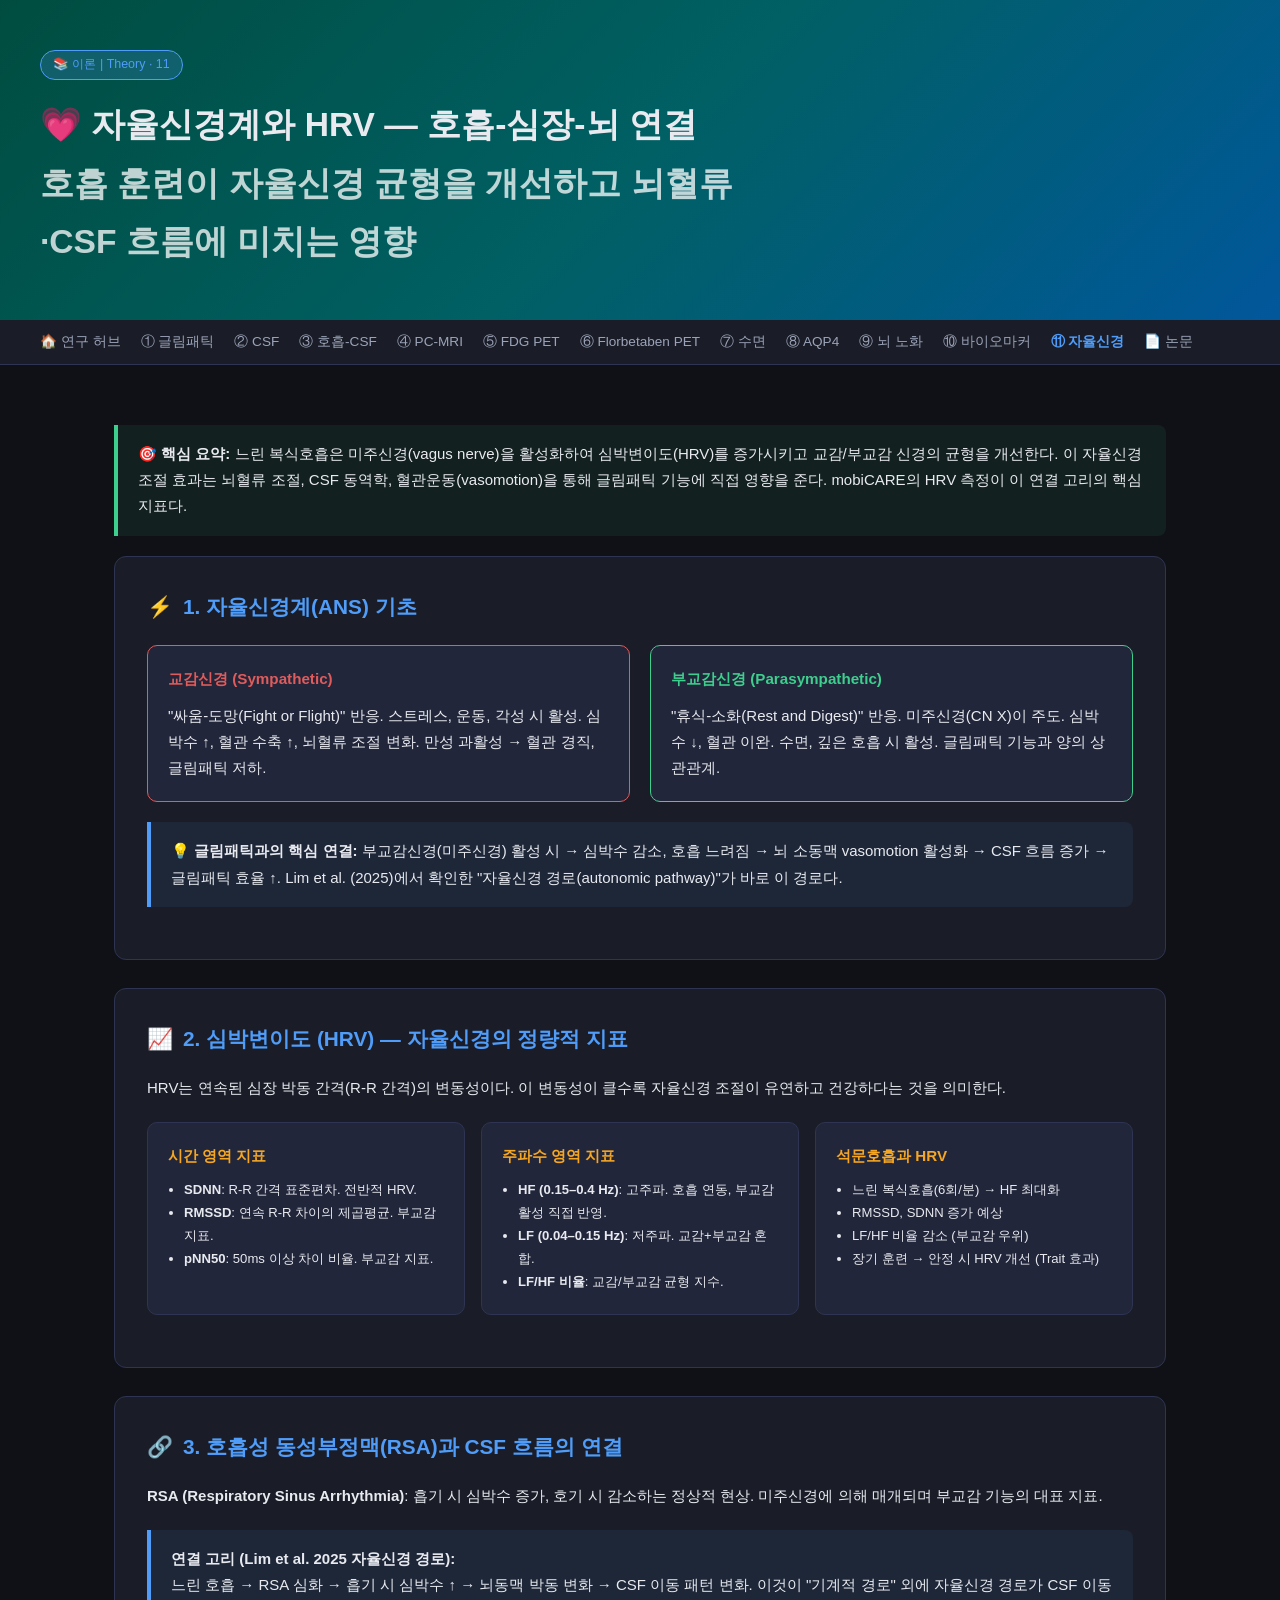
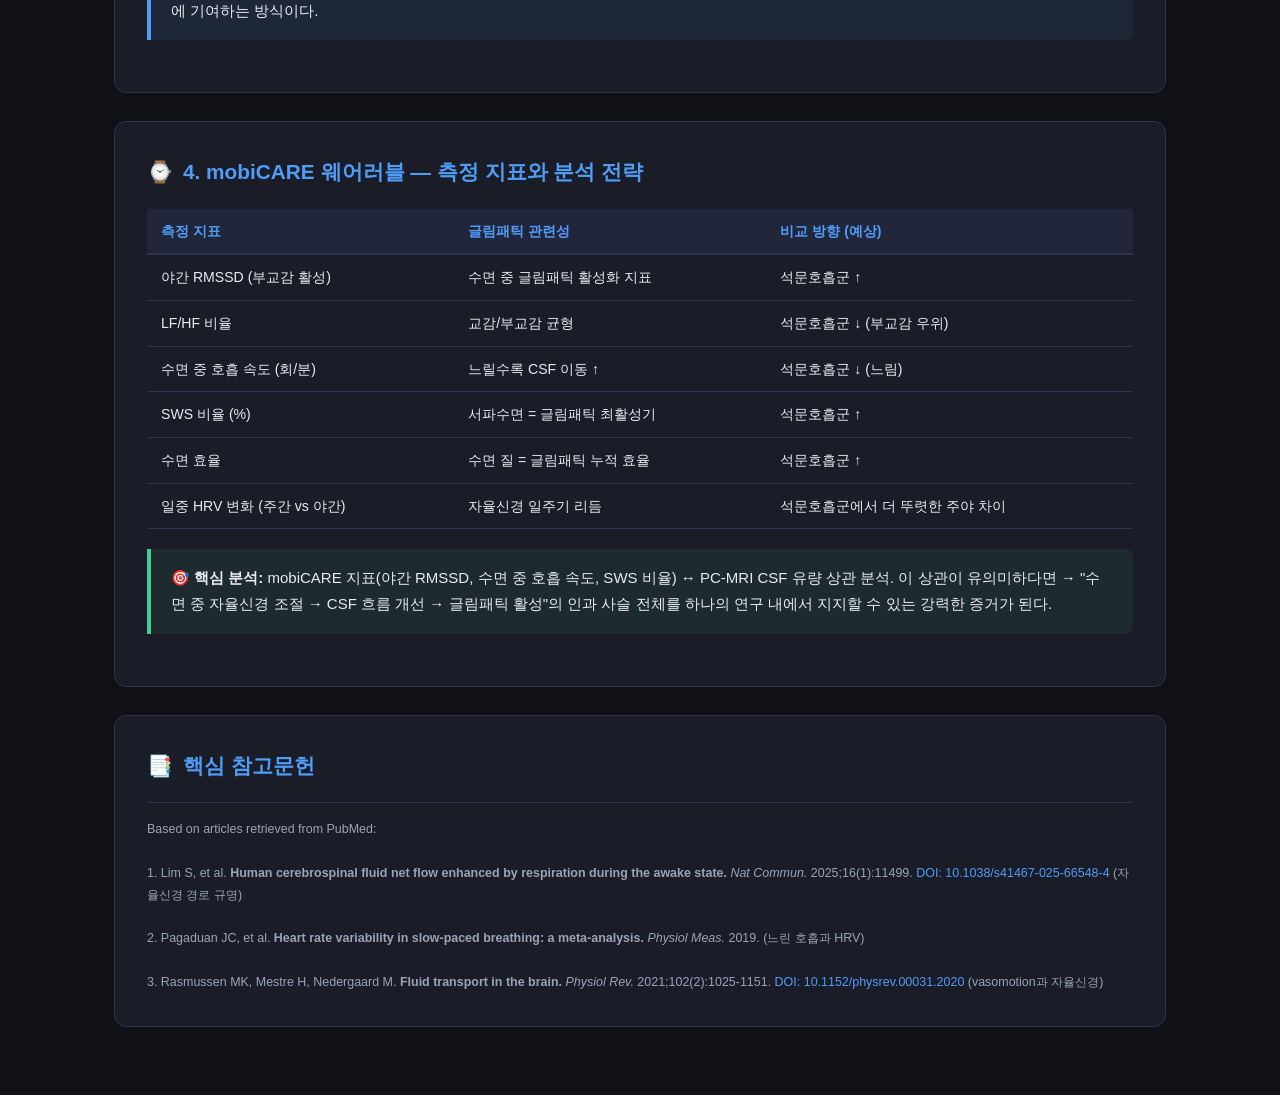
<file: 01_theory/11_autonomic_hrv.html>
<!DOCTYPE html>
<html lang="ko">
<head>
<meta charset="UTF-8"><meta name="viewport" content="width=device-width, initial-scale=1.0">
<title>자율신경계와 HRV | RSP_PET</title>
<style>
  :root { --bg:#0f1117; --surface:#1a1d27; --surface2:#22263a; --accent:#4f9cf9; --green:#3ecf8e; --orange:#f5a623; --red:#e05c5c; --purple:#7c5cbf; --text:#e8eaf0; --text2:#9ba3b8; --border:#2e3452; }
  * { box-sizing:border-box; margin:0; padding:0; }
  body { background:var(--bg); color:var(--text); font-family:'Segoe UI',sans-serif; font-size:15px; line-height:1.75; }
  .hero { background:linear-gradient(135deg,#004d40 0%,#006064 50%,#01579b 100%); padding:50px 40px 40px; }
  .hero h1 { font-size:2.1rem; font-weight:700; margin-bottom:8px; }
  .hero p { color:rgba(255,255,255,0.75); max-width:700px; }
  .badge { display:inline-block; background:rgba(79,156,249,0.2); border:1px solid var(--accent); color:var(--accent); border-radius:20px; padding:3px 12px; font-size:0.78rem; margin-bottom:16px; }
  .nav-bar { background:var(--surface); border-bottom:1px solid var(--border); padding:10px 40px; display:flex; gap:20px; flex-wrap:wrap; }
  .nav-bar a { color:var(--text2); text-decoration:none; font-size:0.85rem; }
  .nav-bar a:hover { color:var(--accent); }
  .nav-bar a.active { color:var(--accent); font-weight:600; }
  .container { max-width:1100px; margin:0 auto; padding:40px 24px; }
  .section { background:var(--surface); border:1px solid var(--border); border-radius:12px; padding:32px; margin-bottom:28px; }
  .section-title { font-size:1.3rem; font-weight:700; color:var(--accent); margin-bottom:18px; display:flex; align-items:center; gap:10px; }
  .highlight-box { background:rgba(79,156,249,0.08); border-left:4px solid var(--accent); border-radius:0 8px 8px 0; padding:16px 20px; margin:20px 0; }
  .key-box { background:rgba(62,207,142,0.08); border-left:4px solid var(--green); border-radius:0 8px 8px 0; padding:16px 20px; margin:20px 0; }
  .grid-2 { display:grid; grid-template-columns:1fr 1fr; gap:20px; margin:20px 0; }
  .grid-3 { display:grid; grid-template-columns:1fr 1fr 1fr; gap:16px; margin:20px 0; }
  .card { background:var(--surface2); border:1px solid var(--border); border-radius:10px; padding:20px; }
  .card h4 { color:var(--orange); font-size:0.95rem; margin-bottom:10px; }
  table { width:100%; border-collapse:collapse; margin:16px 0; font-size:0.88rem; }
  th { background:var(--surface2); color:var(--accent); padding:10px 14px; text-align:left; border-bottom:2px solid var(--border); }
  td { padding:10px 14px; border-bottom:1px solid var(--border); }
  .ref { font-size:0.78rem; color:var(--text2); margin-top:16px; padding-top:16px; border-top:1px solid var(--border); }
  .ref a { color:var(--accent); text-decoration:none; }
  @media(max-width:768px) { .grid-2,.grid-3 { grid-template-columns:1fr; } }
</style>
<link rel="stylesheet" href="../mobile.css">
</head>
<body>
<div class="hero">
  <div class="badge">📚 이론 | Theory · 11</div>
  <h1>💗 자율신경계와 HRV — 호흡-심장-뇌 연결</html1>
  <p>호흡 훈련이 자율신경 균형을 개선하고 뇌혈류·CSF 흐름에 미치는 영향</p>
</div>
<div class="nav-bar">
  <a href="../index.html">🏠 연구 허브</a>
  <a href="01_glymphatic_system.html">① 글림패틱</a>
  <a href="02_csf_basics.html">② CSF</a>
  <a href="03_respiration_csf_mechanism.html">③ 호흡-CSF</a>
  <a href="04_pcmri.html">④ PC-MRI</a>
  <a href="05_fdg_pet.html">⑤ FDG PET</a>
  <a href="06_florbetaben_pet.html">⑥ Florbetaben PET</a>
  <a href="07_sleep_glymphatic.html">⑦ 수면</a>
  <a href="08_aqp4_astrocytes.html">⑧ AQP4</a>
  <a href="09_brain_aging.html">⑨ 뇌 노화</a>
  <a href="10_blood_biomarkers.html">⑩ 바이오마커</a>
  <a href="11_autonomic_hrv.html" class="active">⑪ 자율신경</a>
  <a href="../02_paper/paper_index.html">📄 논문</a>
</div>
<div class="container">

  <div class="key-box"><strong>🎯 핵심 요약:</strong> 느린 복식호흡은 미주신경(vagus nerve)을 활성화하여 심박변이도(HRV)를 증가시키고 교감/부교감 신경의 균형을 개선한다. 이 자율신경 조절 효과는 뇌혈류 조절, CSF 동역학, 혈관운동(vasomotion)을 통해 글림패틱 기능에 직접 영향을 준다. mobiCARE의 HRV 측정이 이 연결 고리의 핵심 지표다.</div>

  <!-- ANS 기초 -->
  <div class="section">
    <div class="section-title"><span class="icon">⚡</span> 1. 자율신경계(ANS) 기초</div>
    <div class="grid-2">
      <div class="card" style="border-color:var(--red);">
        <h4 style="color:var(--red);">교감신경 (Sympathetic)</h4>
        <p>"싸움-도망(Fight or Flight)" 반응. 스트레스, 운동, 각성 시 활성. 심박수 ↑, 혈관 수축 ↑, 뇌혈류 조절 변화. 만성 과활성 → 혈관 경직, 글림패틱 저하.</p>
      </div>
      <div class="card" style="border-color:var(--green);">
        <h4 style="color:var(--green);">부교감신경 (Parasympathetic)</h4>
        <p>"휴식-소화(Rest and Digest)" 반응. 미주신경(CN X)이 주도. 심박수 ↓, 혈관 이완. 수면, 깊은 호흡 시 활성. 글림패틱 기능과 양의 상관관계.</p>
      </div>
    </div>

    <div class="highlight-box">
      <strong>💡 글림패틱과의 핵심 연결:</strong> 부교감신경(미주신경) 활성 시 → 심박수 감소, 호흡 느려짐 → 뇌 소동맥 vasomotion 활성화 → CSF 흐름 증가 → 글림패틱 효율 ↑. Lim et al. (2025)에서 확인한 "자율신경 경로(autonomic pathway)"가 바로 이 경로다.
    </div>
  </div>

  <!-- HRV -->
  <div class="section">
    <div class="section-title"><span class="icon">📈</span> 2. 심박변이도 (HRV) — 자율신경의 정량적 지표</div>
    <p>HRV는 연속된 심장 박동 간격(R-R 간격)의 변동성이다. 이 변동성이 클수록 자율신경 조절이 유연하고 건강하다는 것을 의미한다.</p>

    <div class="grid-3">
      <div class="card">
        <h4>시간 영역 지표</h4>
        <ul style="font-size:0.82rem; padding-left:16px;">
          <li><strong>SDNN</strong>: R-R 간격 표준편차. 전반적 HRV.</li>
          <li><strong>RMSSD</strong>: 연속 R-R 차이의 제곱평균. 부교감 지표.</li>
          <li><strong>pNN50</strong>: 50ms 이상 차이 비율. 부교감 지표.</li>
        </ul>
      </div>
      <div class="card">
        <h4>주파수 영역 지표</h4>
        <ul style="font-size:0.82rem; padding-left:16px;">
          <li><strong>HF (0.15–0.4 Hz)</strong>: 고주파. 호흡 연동, 부교감 활성 직접 반영.</li>
          <li><strong>LF (0.04–0.15 Hz)</strong>: 저주파. 교감+부교감 혼합.</li>
          <li><strong>LF/HF 비율</strong>: 교감/부교감 균형 지수.</li>
        </ul>
      </div>
      <div class="card">
        <h4>석문호흡과 HRV</h4>
        <ul style="font-size:0.82rem; padding-left:16px;">
          <li>느린 복식호흡(6회/분) → HF 최대화</li>
          <li>RMSSD, SDNN 증가 예상</li>
          <li>LF/HF 비율 감소 (부교감 우위)</li>
          <li>장기 훈련 → 안정 시 HRV 개선 (Trait 효과)</li>
        </ul>
      </div>
    </div>
  </div>

  <!-- RSA와 CSF -->
  <div class="section">
    <div class="section-title"><span class="icon">🔗</span> 3. 호흡성 동성부정맥(RSA)과 CSF 흐름의 연결</div>
    <p><strong>RSA (Respiratory Sinus Arrhythmia)</strong>: 흡기 시 심박수 증가, 호기 시 감소하는 정상적 현상. 미주신경에 의해 매개되며 부교감 기능의 대표 지표.</p>
    <div class="highlight-box">
      <strong>연결 고리 (Lim et al. 2025 자율신경 경로):</strong><br>
      느린 호흡 → RSA 심화 → 흡기 시 심박수 ↑ → 뇌동맥 박동 변화 → CSF 이동 패턴 변화. 이것이 "기계적 경로" 외에 자율신경 경로가 CSF 이동에 기여하는 방식이다.
    </div>
  </div>

  <!-- mobiCARE -->
  <div class="section">
    <div class="section-title"><span class="icon">⌚</span> 4. mobiCARE 웨어러블 — 측정 지표와 분석 전략</div>
    <table>
      <tr><th>측정 지표</th><th>글림패틱 관련성</th><th>비교 방향 (예상)</th></tr>
      <tr><td>야간 RMSSD (부교감 활성)</td><td>수면 중 글림패틱 활성화 지표</td><td>석문호흡군 ↑</td></tr>
      <tr><td>LF/HF 비율</td><td>교감/부교감 균형</td><td>석문호흡군 ↓ (부교감 우위)</td></tr>
      <tr><td>수면 중 호흡 속도 (회/분)</td><td>느릴수록 CSF 이동 ↑</td><td>석문호흡군 ↓ (느림)</td></tr>
      <tr><td>SWS 비율 (%)</td><td>서파수면 = 글림패틱 최활성기</td><td>석문호흡군 ↑</td></tr>
      <tr><td>수면 효율</td><td>수면 질 = 글림패틱 누적 효율</td><td>석문호흡군 ↑</td></tr>
      <tr><td>일중 HRV 변화 (주간 vs 야간)</td><td>자율신경 일주기 리듬</td><td>석문호흡군에서 더 뚜렷한 주야 차이</td></tr>
    </table>
    <div class="key-box"><strong>🎯 핵심 분석:</strong> mobiCARE 지표(야간 RMSSD, 수면 중 호흡 속도, SWS 비율) ↔ PC-MRI CSF 유량 상관 분석. 이 상관이 유의미하다면 → "수면 중 자율신경 조절 → CSF 흐름 개선 → 글림패틱 활성"의 인과 사슬 전체를 하나의 연구 내에서 지지할 수 있는 강력한 증거가 된다.</div>
  </div>

  <div class="section">
    <div class="section-title"><span class="icon">📑</span> 핵심 참고문헌</div>
    <div class="ref">
      <p>Based on articles retrieved from PubMed:</p><br>
      <p>1. Lim S, et al. <strong>Human cerebrospinal fluid net flow enhanced by respiration during the awake state.</strong> <em>Nat Commun.</em> 2025;16(1):11499. <a href="https://doi.org/10.1038/s41467-025-66548-4" target="_blank">DOI: 10.1038/s41467-025-66548-4</a> (자율신경 경로 규명)</p><br>
      <p>2. Pagaduan JC, et al. <strong>Heart rate variability in slow-paced breathing: a meta-analysis.</strong> <em>Physiol Meas.</em> 2019. (느린 호흡과 HRV)</p><br>
      <p>3. Rasmussen MK, Mestre H, Nedergaard M. <strong>Fluid transport in the brain.</strong> <em>Physiol Rev.</em> 2021;102(2):1025-1151. <a href="https://doi.org/10.1152/physrev.00031.2020" target="_blank">DOI: 10.1152/physrev.00031.2020</a> (vasomotion과 자율신경)</p>
    </div>
  </div>
</div>
</body>
</html>
</file>
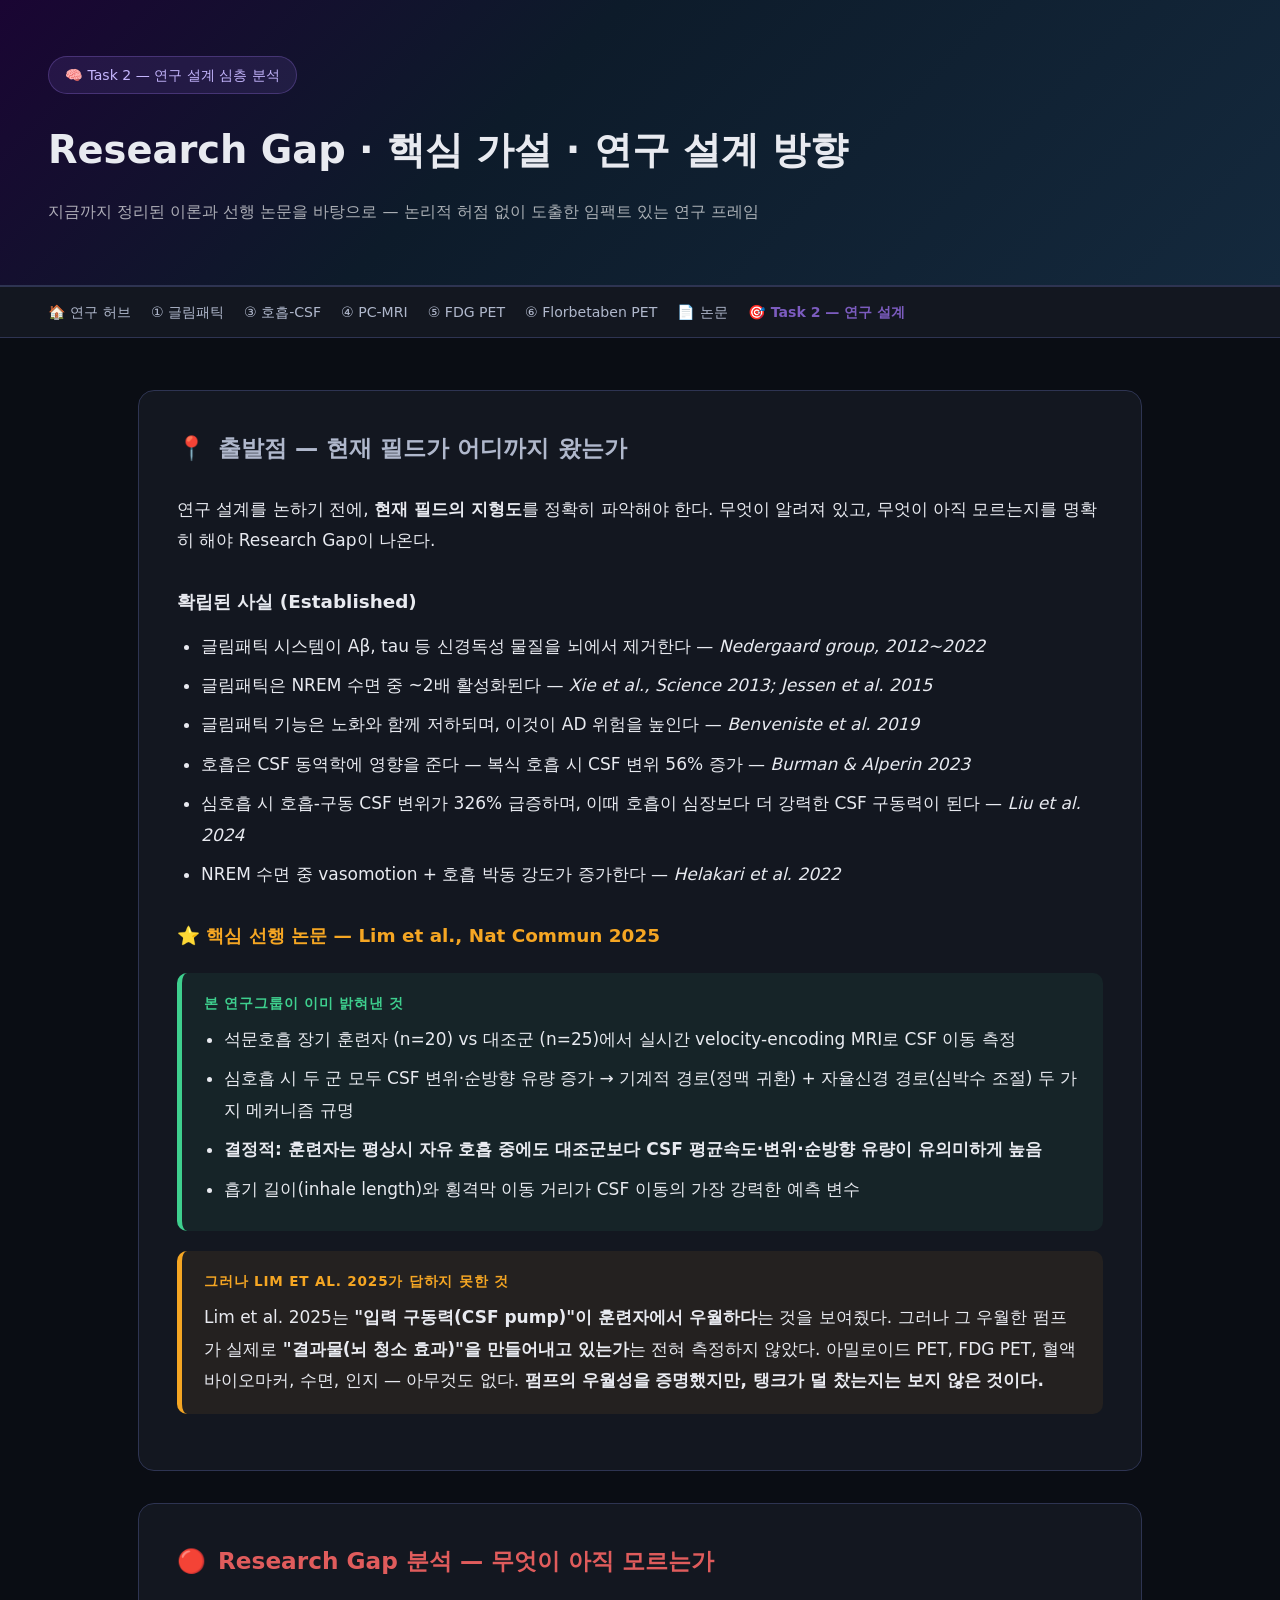
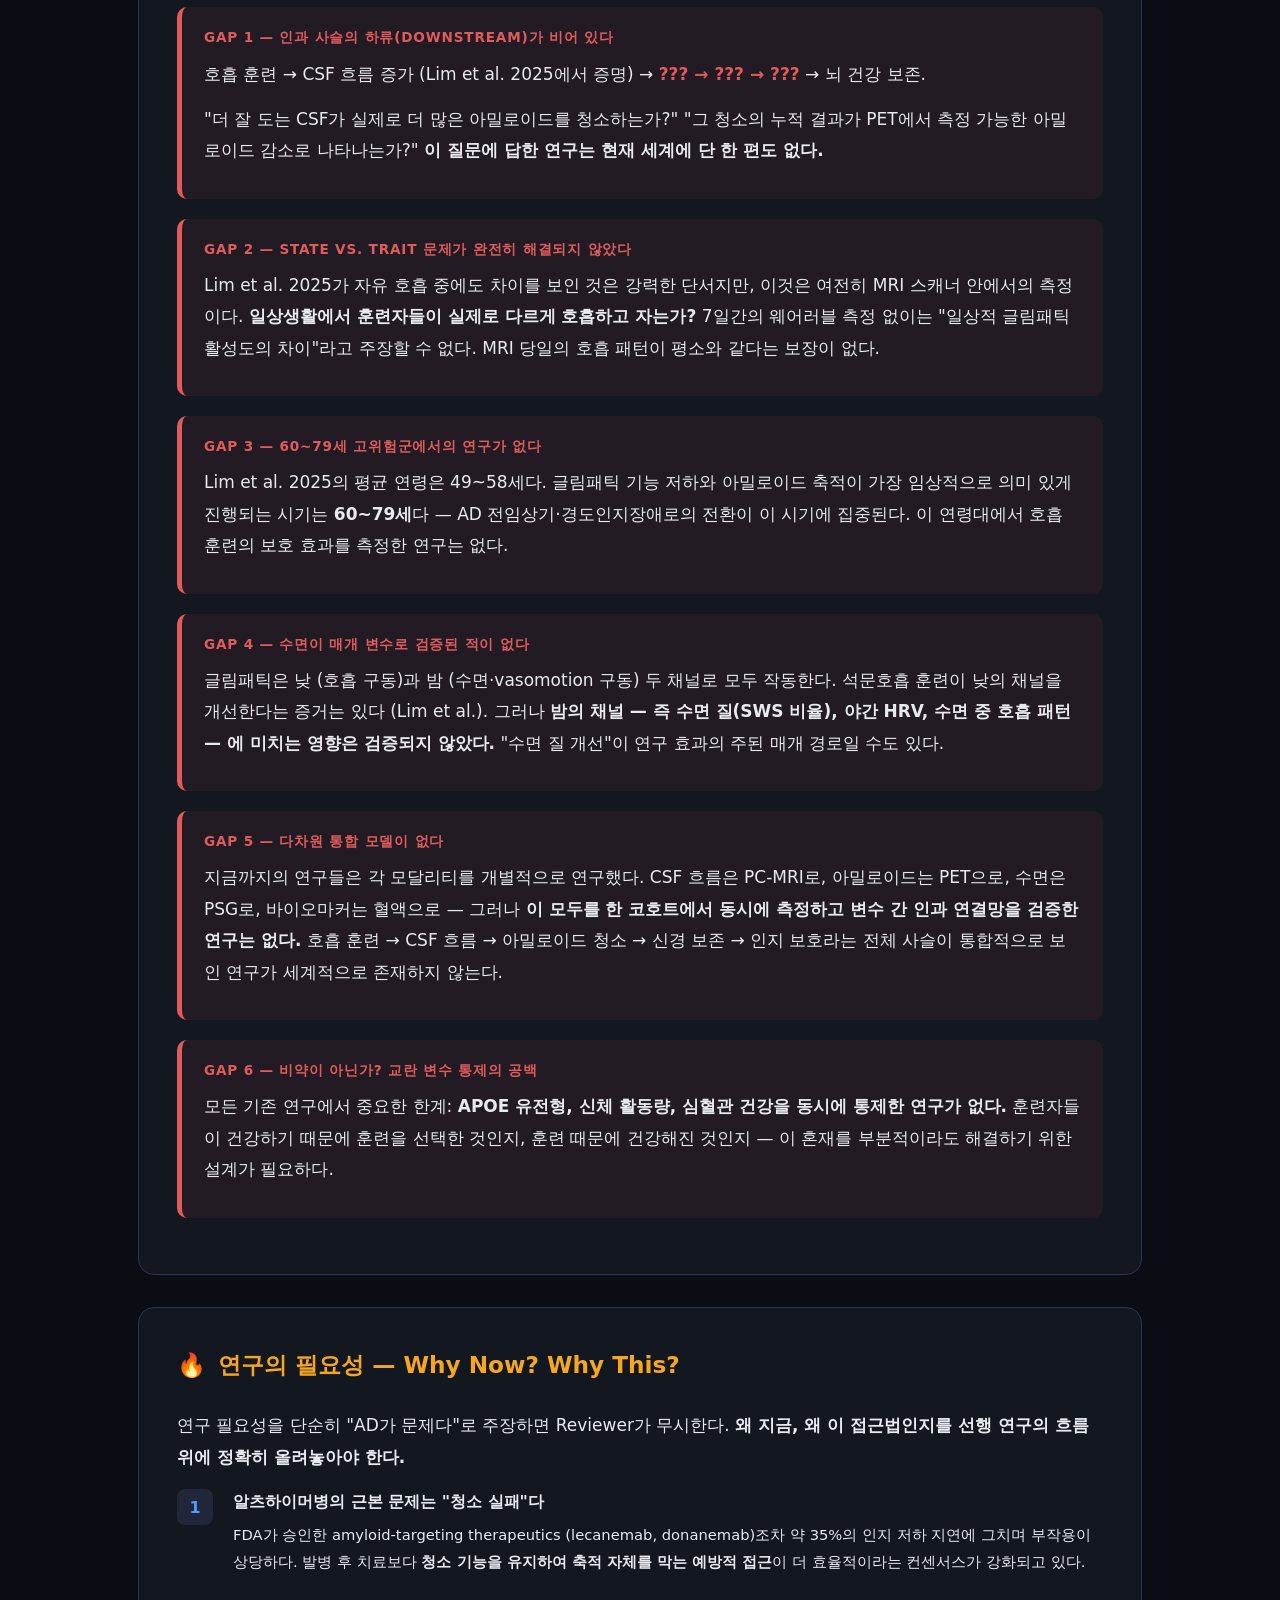
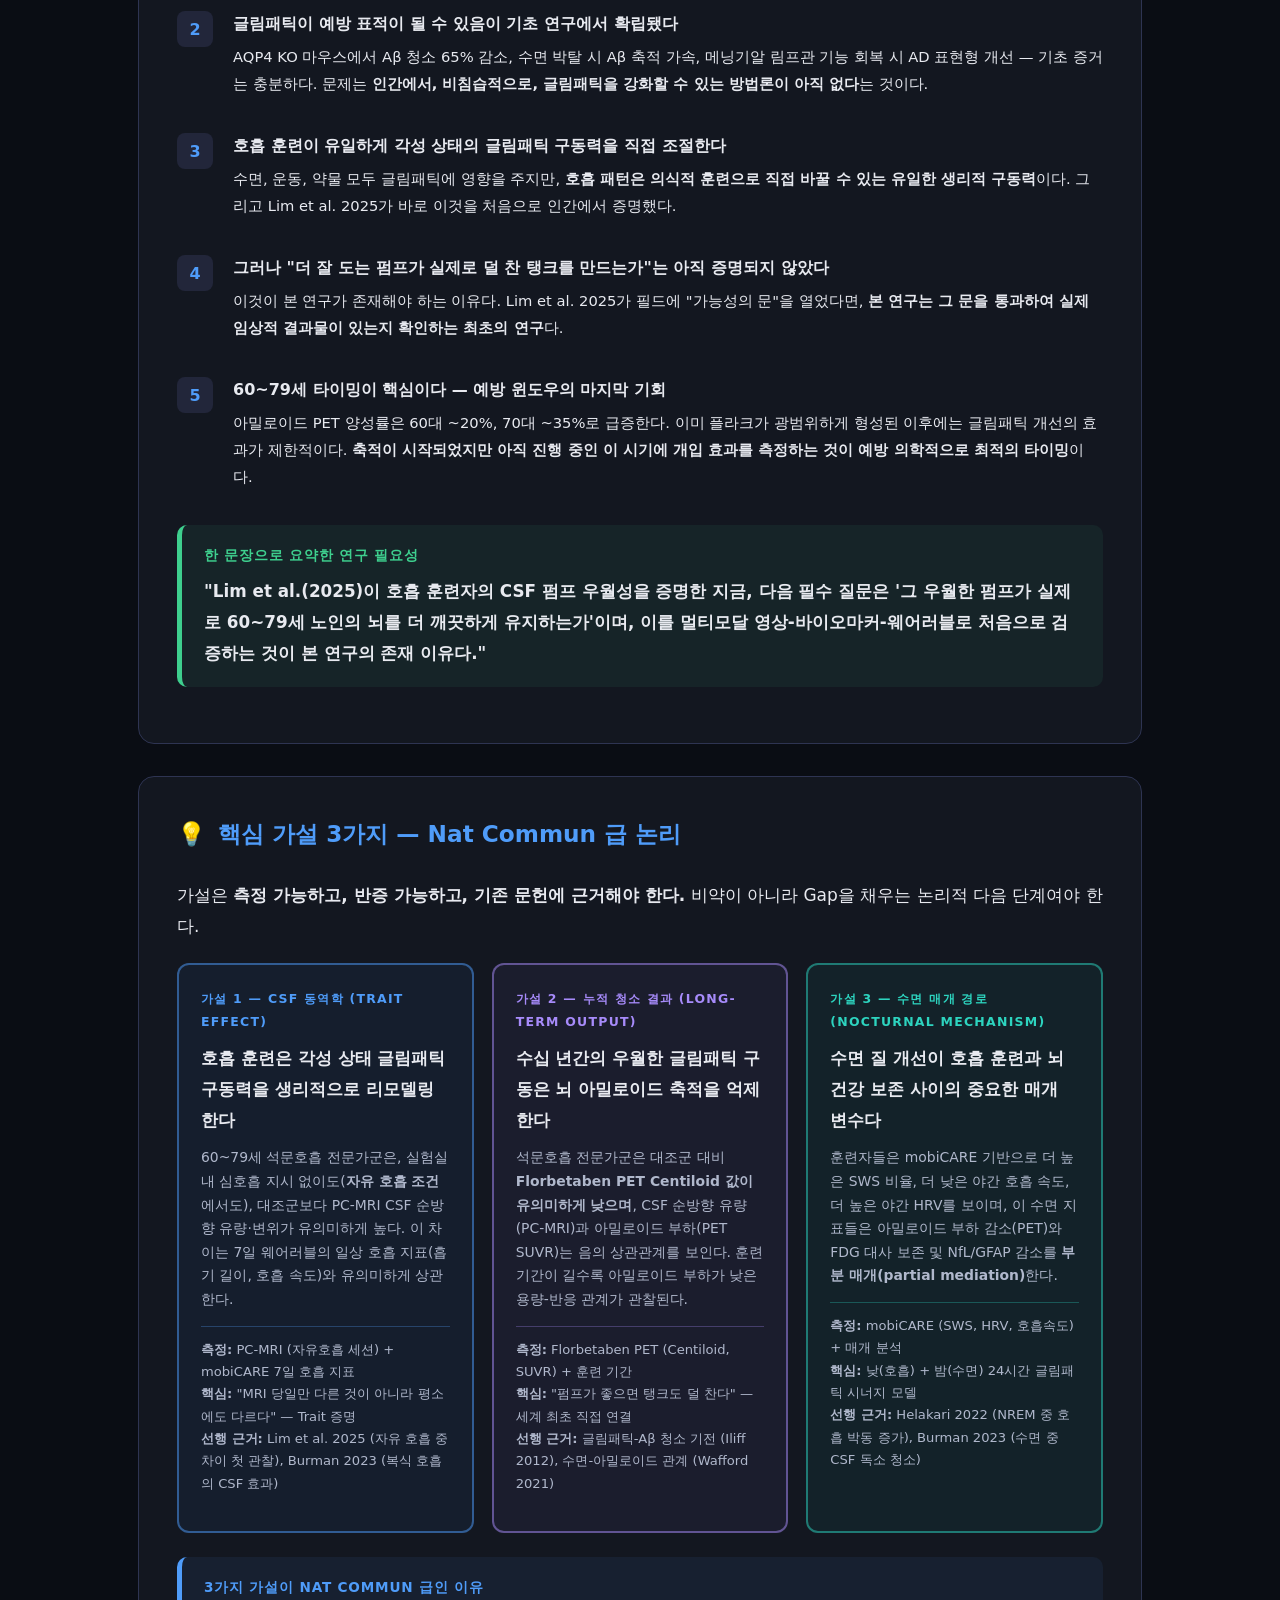
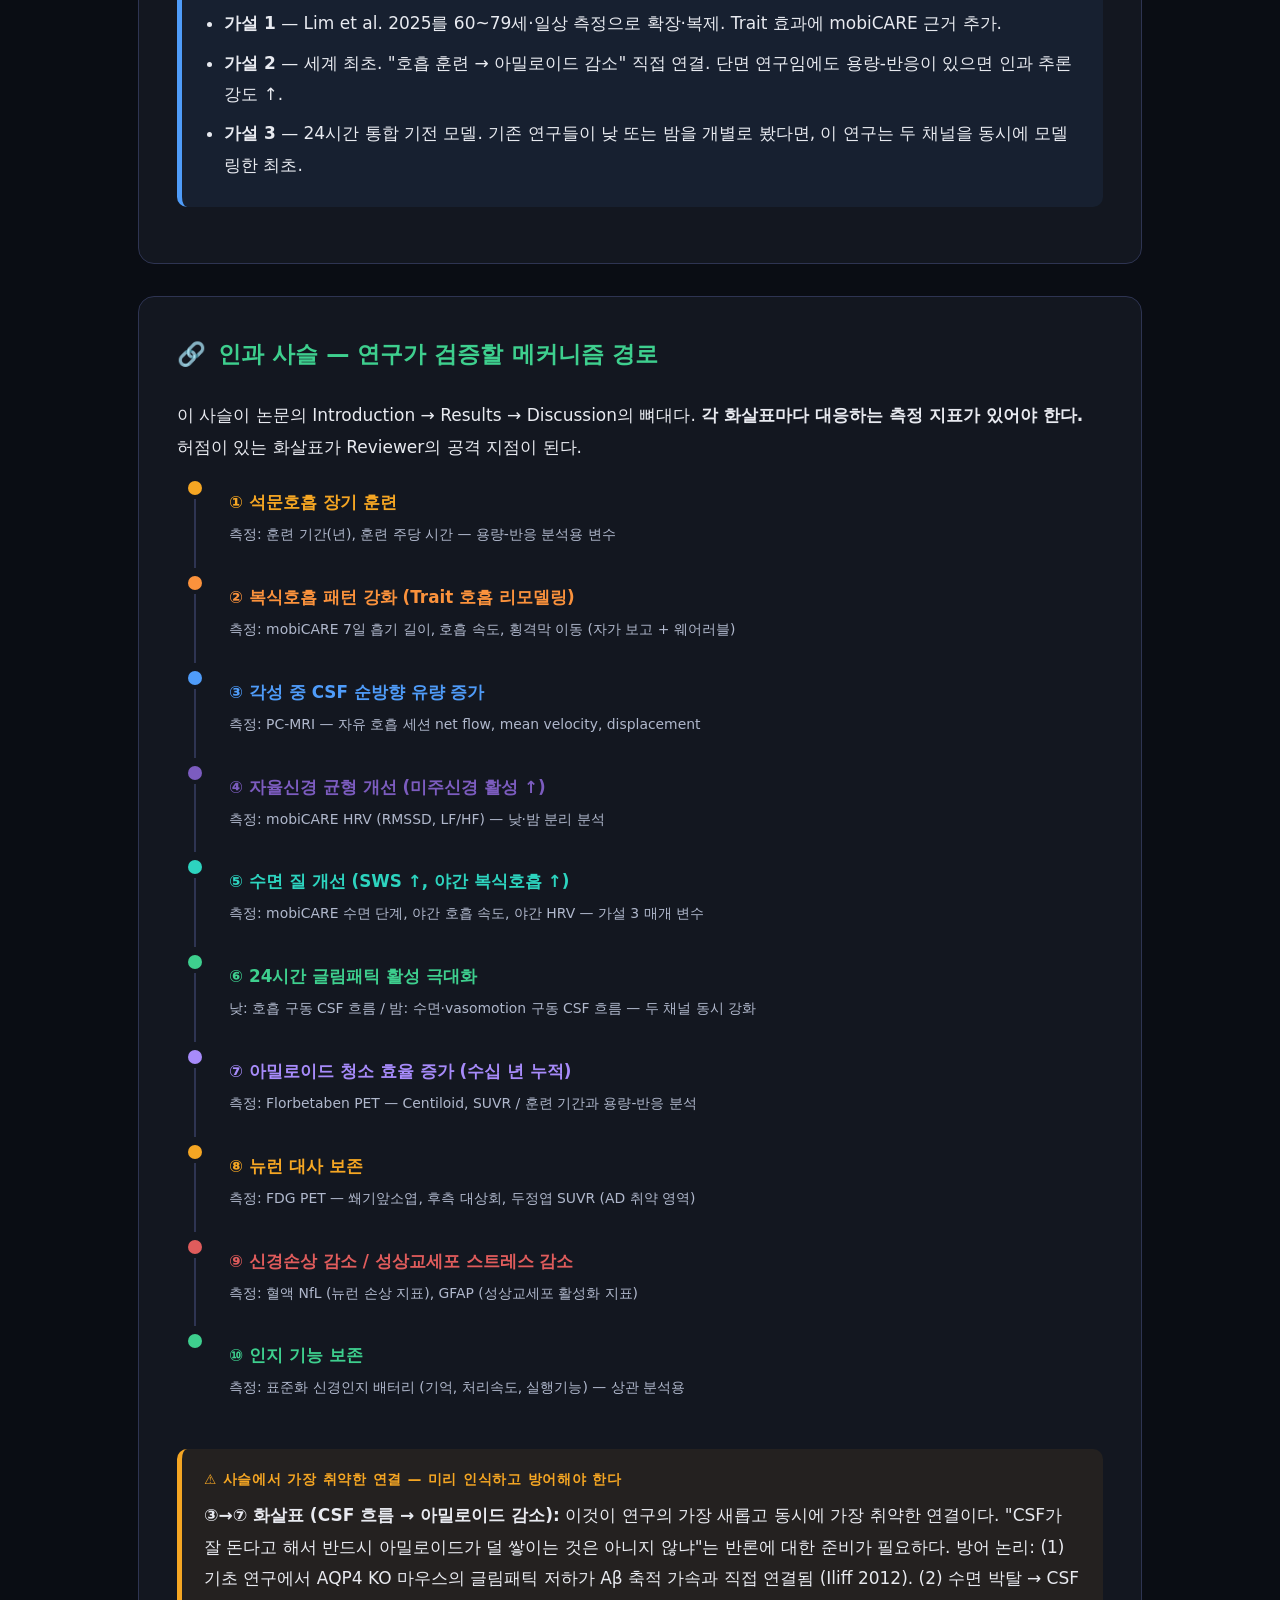
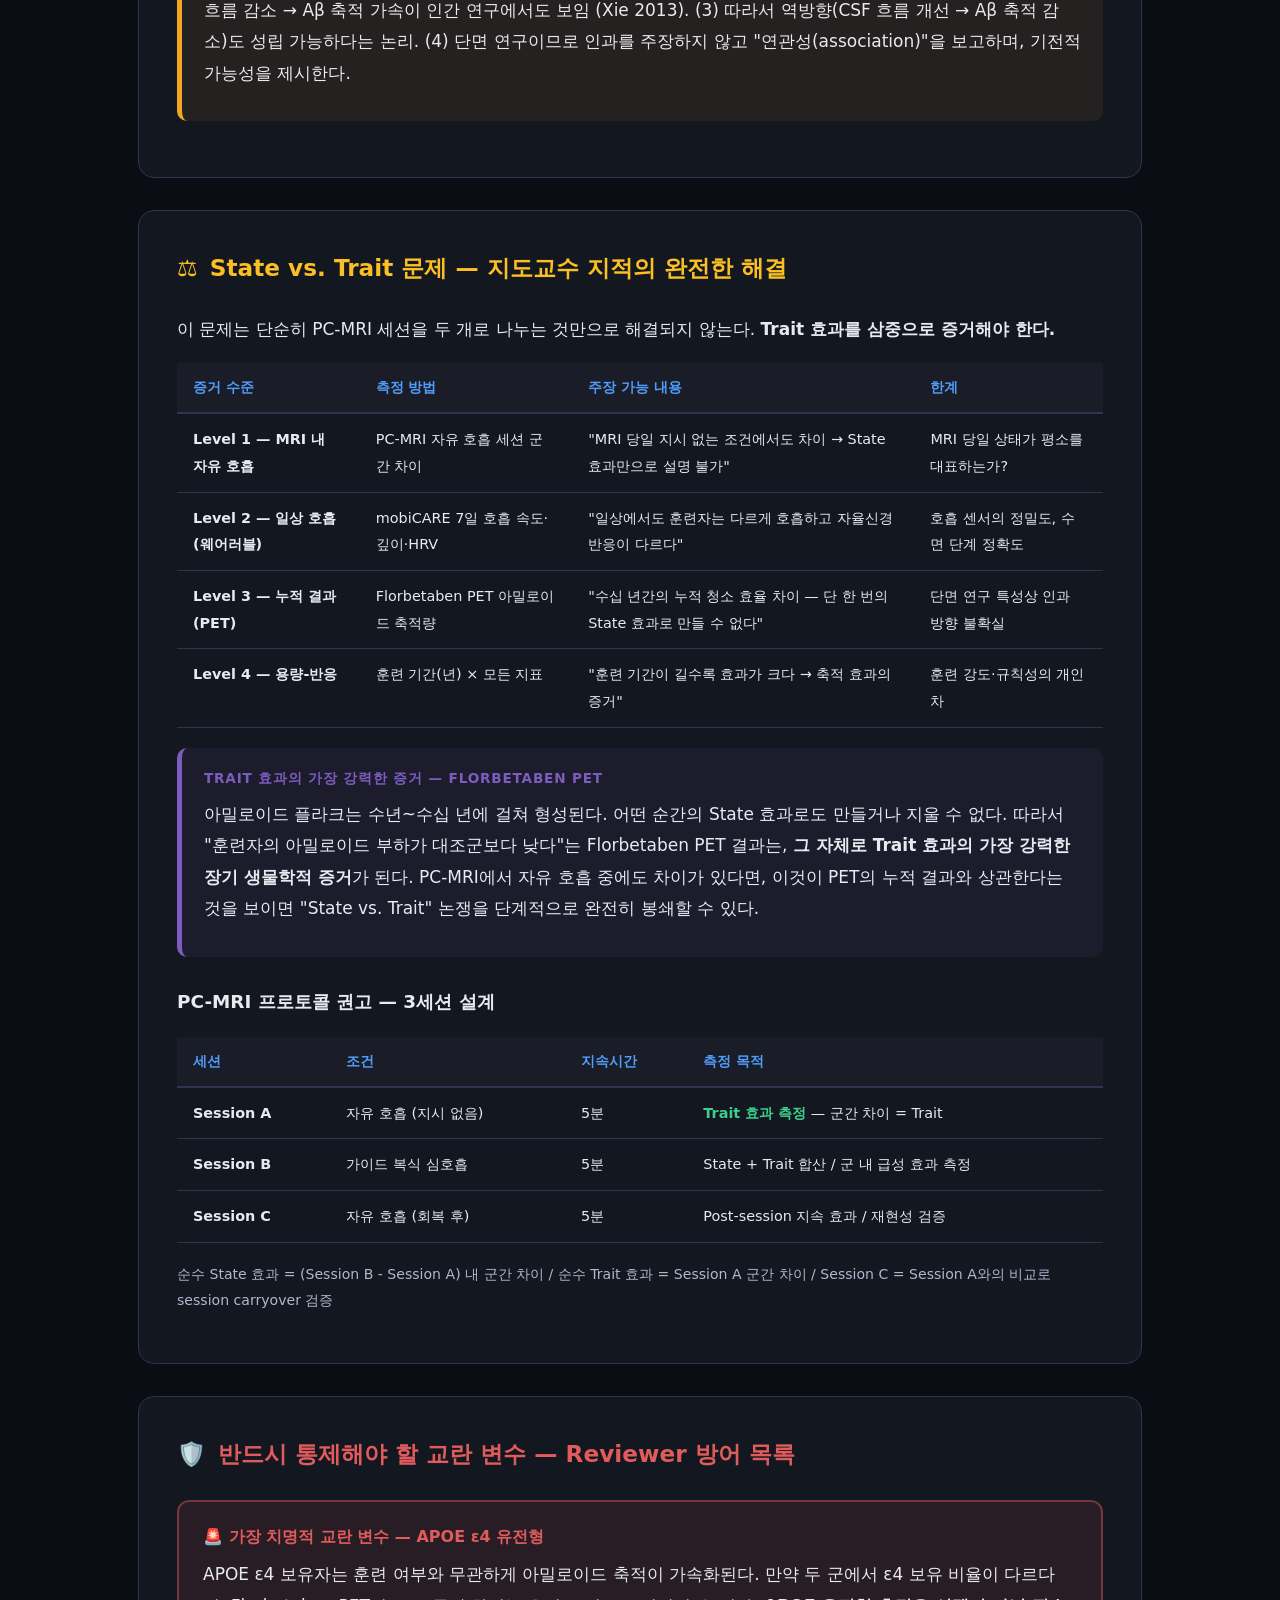
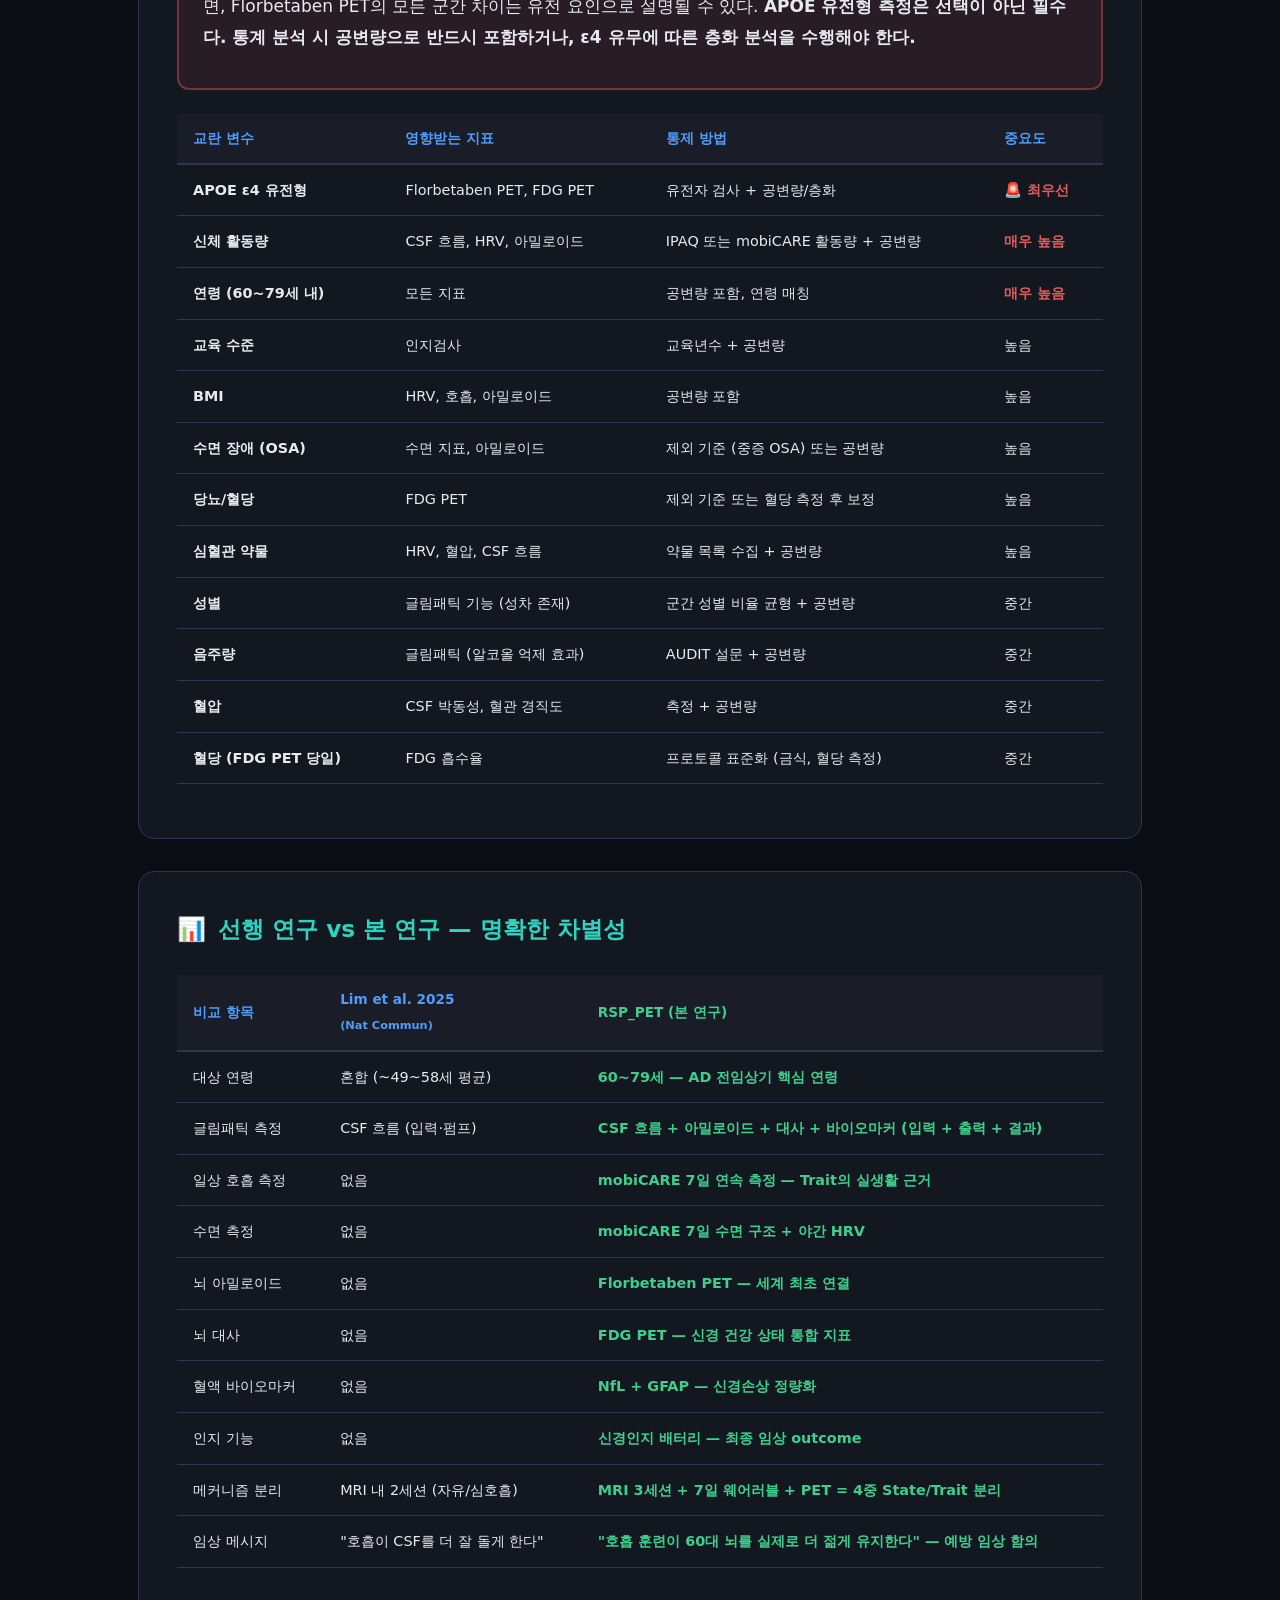
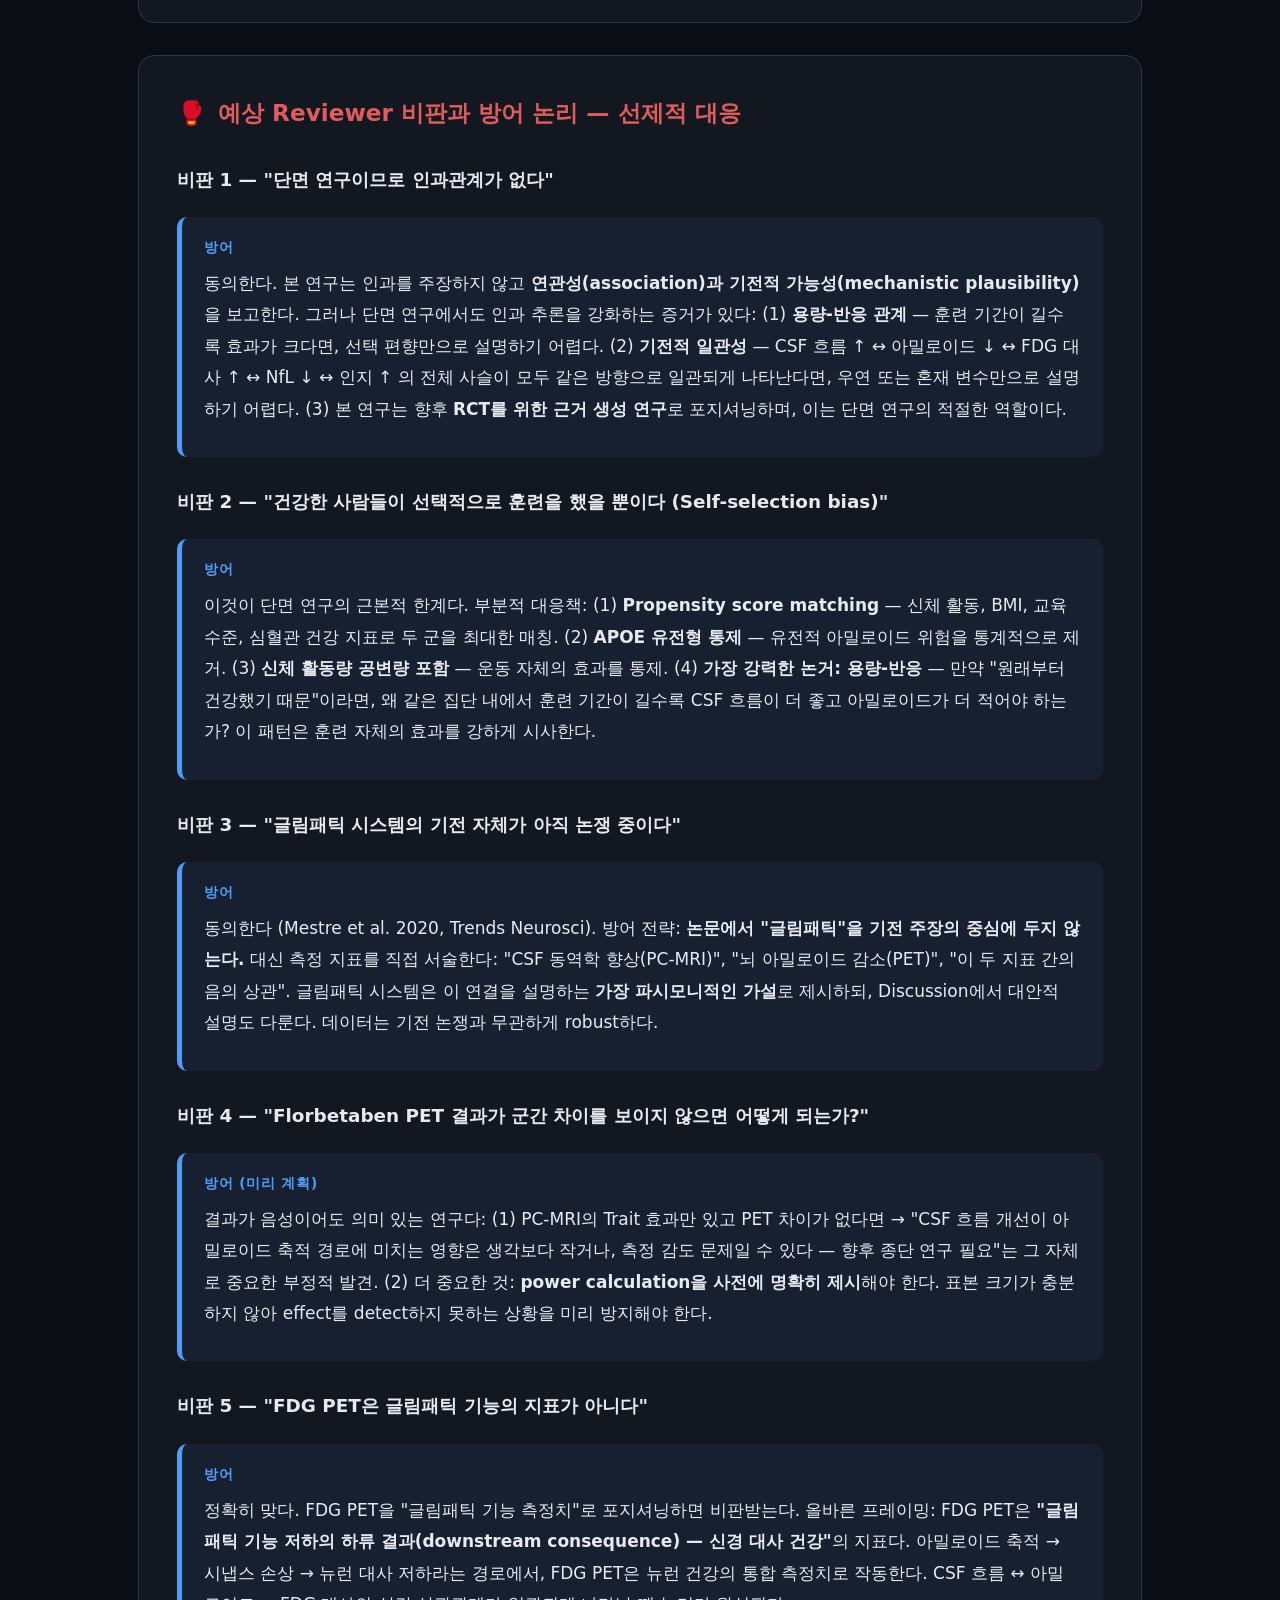
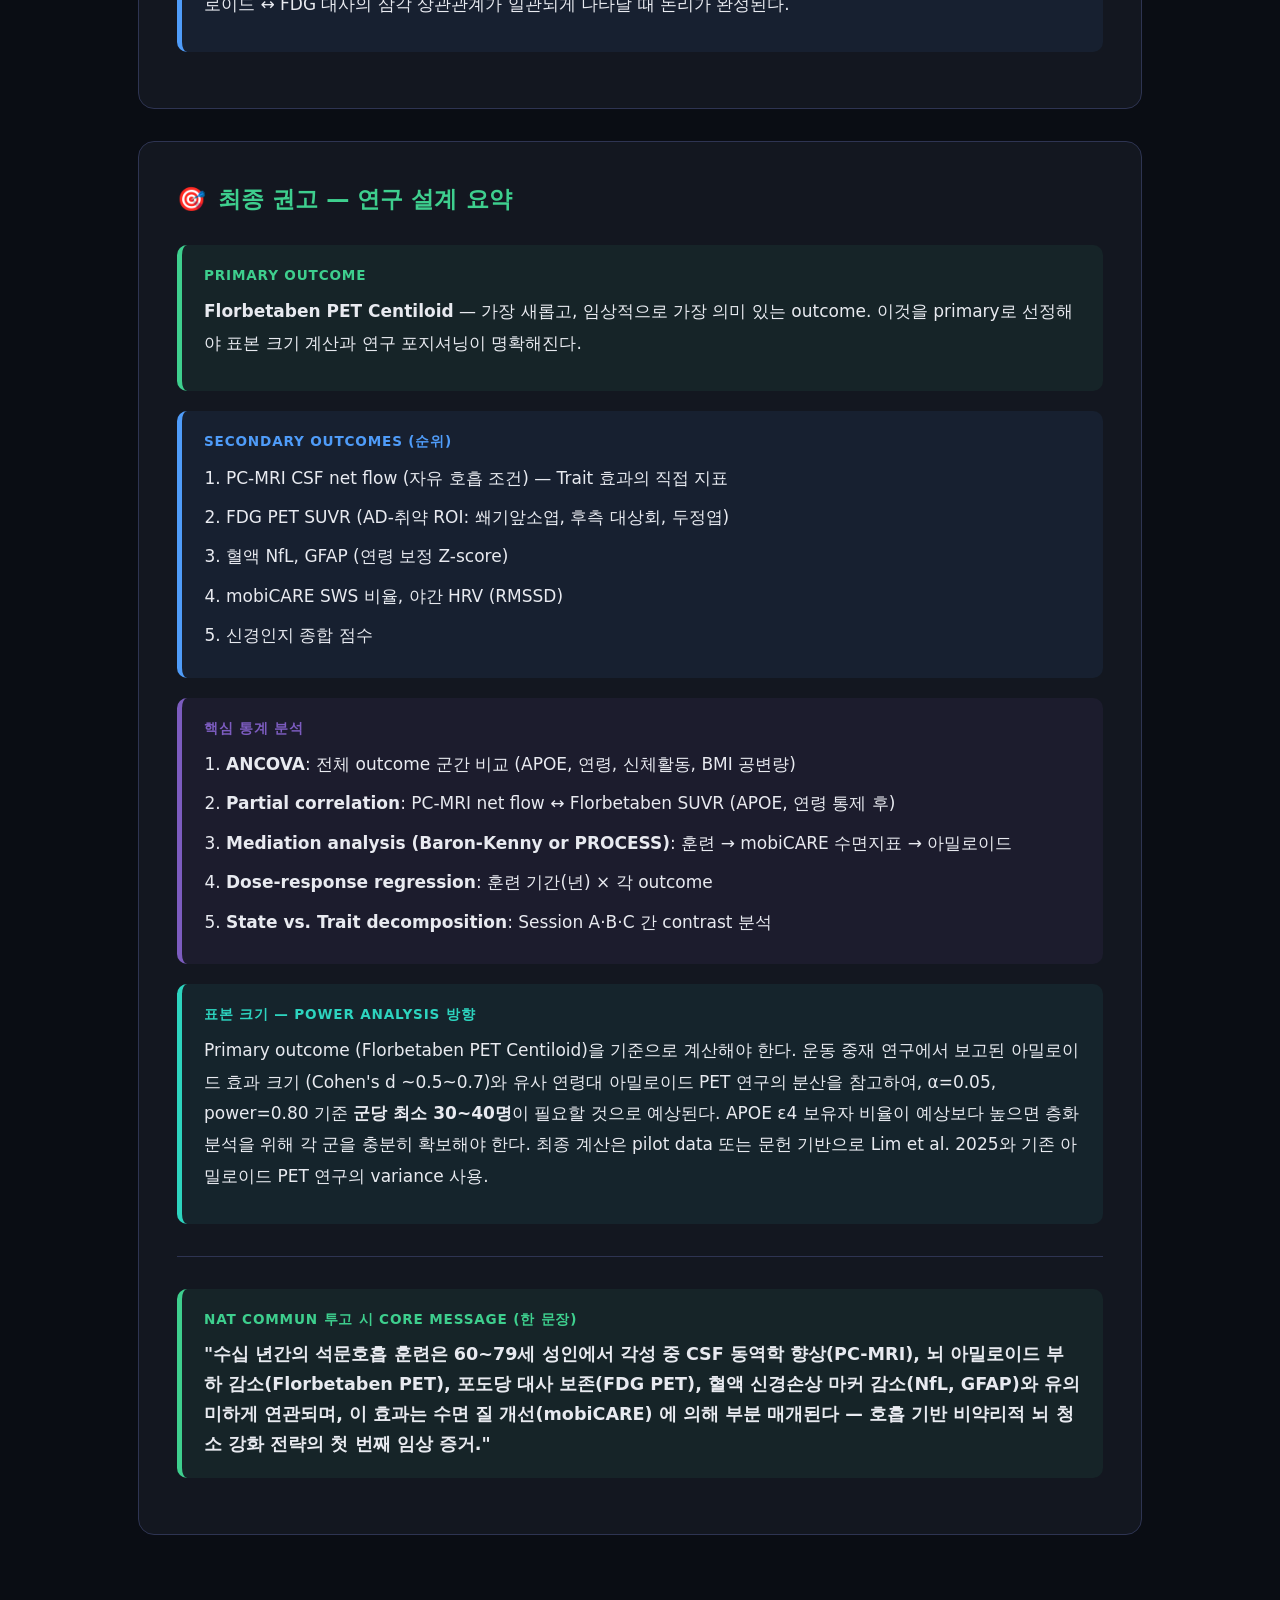
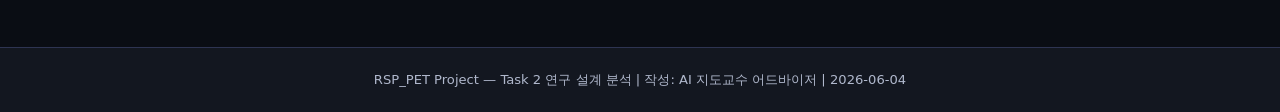
<file: 01_theory/task2_research_design.html>
<!DOCTYPE html>
<html lang="ko">
<head>
<meta charset="UTF-8"><meta name="viewport" content="width=device-width, initial-scale=1.0">
<title>Task 2 — 연구 임팩트·Research Gap·설계 방향 | RSP_PET</title>
<style>
  :root {
    --bg:#0a0d14; --surface:#131720; --surface2:#1a1d27; --surface3:#22263a;
    --accent:#4f9cf9; --green:#3ecf8e; --orange:#f5a623; --red:#e05c5c;
    --purple:#7c5cbf; --yellow:#fbbf24; --teal:#2dd4bf;
    --text:#e8eaf0; --text2:#b0b8cc; --border:#2e3452;
  }
  * { box-sizing:border-box; margin:0; padding:0; }
  body { background:var(--bg); color:var(--text); font-family:'Segoe UI',system-ui,sans-serif; font-size:17px; line-height:1.85; }

  .hero { background:linear-gradient(135deg,#1a0533 0%,#0d1b2a 40%,#14293d 100%); padding:56px 48px 44px; border-bottom:2px solid var(--border); }
  .hero .tag { display:inline-flex; gap:8px; align-items:center; background:rgba(124,92,191,.15); border:1px solid rgba(124,92,191,.4); border-radius:20px; padding:5px 16px; font-size:0.88rem; color:#c4b5fd; margin-bottom:20px; }
  .hero h1 { font-size:2.4rem; font-weight:800; margin-bottom:12px; }
  .hero p { color:rgba(255,255,255,.65); font-size:1rem; max-width:760px; }

  .nav { background:var(--surface); border-bottom:1px solid var(--border); padding:12px 48px; display:flex; gap:20px; flex-wrap:wrap; font-size:0.88rem; }
  .nav a { color:var(--text2); text-decoration:none; }
  .nav a:hover { color:var(--accent); }
  .nav a.cur { color:var(--purple); font-weight:700; }

  .container { max-width:1060px; margin:0 auto; padding:52px 28px 80px; }

  /* 섹션 */
  .sec { background:var(--surface); border:1.5px solid var(--border); border-radius:16px; padding:36px 38px; margin-bottom:32px; }
  .sec-title { font-size:1.45rem; font-weight:800; margin-bottom:24px; display:flex; align-items:center; gap:12px; }
  h3 { font-size:1.15rem; font-weight:700; margin:28px 0 12px; }
  p { margin-bottom:14px; }
  ul { padding-left:24px; margin-bottom:14px; }
  li { margin-bottom:8px; }

  /* 강조 박스 */
  .box { border-radius:10px; padding:18px 22px; margin:20px 0; }
  .box-gap  { background:rgba(224,92,92,.07);  border-left:5px solid var(--red);    }
  .box-key  { background:rgba(62,207,142,.07); border-left:5px solid var(--green);  }
  .box-warn { background:rgba(245,166,35,.07); border-left:5px solid var(--orange); }
  .box-info { background:rgba(79,156,249,.07); border-left:5px solid var(--accent); }
  .box-purp { background:rgba(124,92,191,.08); border-left:5px solid var(--purple); }
  .box-teal { background:rgba(45,212,191,.07); border-left:5px solid var(--teal);   }
  .box-title { font-size:0.85rem; font-weight:700; letter-spacing:.06em; text-transform:uppercase; margin-bottom:8px; }
  .box-gap  .box-title { color:var(--red);    }
  .box-key  .box-title { color:var(--green);  }
  .box-warn .box-title { color:var(--orange); }
  .box-info .box-title { color:var(--accent); }
  .box-purp .box-title { color:var(--purple); }
  .box-teal .box-title { color:var(--teal);   }

  /* 가설 카드 */
  .hypo-cards { display:grid; grid-template-columns:1fr 1fr 1fr; gap:18px; margin:20px 0; }
  .hypo { border-radius:12px; padding:22px; border:2px solid; }
  .hypo-1 { border-color:rgba(79,156,249,.5);  background:rgba(79,156,249,.06);  }
  .hypo-2 { border-color:rgba(167,139,250,.5); background:rgba(167,139,250,.06); }
  .hypo-3 { border-color:rgba(45,212,191,.5);  background:rgba(45,212,191,.06);  }
  .hypo-num { font-size:0.78rem; font-weight:700; letter-spacing:.1em; text-transform:uppercase; margin-bottom:10px; }
  .hypo-1 .hypo-num { color:var(--accent); }
  .hypo-2 .hypo-num { color:#a78bfa; }
  .hypo-3 .hypo-num { color:var(--teal); }
  .hypo-title { font-size:1.05rem; font-weight:800; margin-bottom:10px; }
  .hypo-body  { font-size:0.87rem; color:var(--text2); line-height:1.7; }

  /* 비교 표 */
  table { width:100%; border-collapse:collapse; margin:18px 0; font-size:0.9rem; }
  th { background:var(--surface2); color:var(--accent); padding:12px 16px; text-align:left; border-bottom:2px solid var(--border); font-size:0.85rem; }
  td { padding:12px 16px; border-bottom:1px solid var(--border); vertical-align:top; }
  tr:hover td { background:rgba(255,255,255,.02); }
  .td-red   { color:var(--red);   font-weight:700; }
  .td-green { color:var(--green); font-weight:700; }

  /* 인과 사슬 */
  .chain { display:flex; flex-direction:column; gap:0; }
  .chain-item { display:flex; gap:16px; }
  .chain-left { display:flex; flex-direction:column; align-items:center; width:36px; flex-shrink:0; }
  .chain-dot  { width:14px; height:14px; border-radius:50%; flex-shrink:0; margin-top:4px; }
  .chain-line { width:2px; flex:1; background:var(--border); margin:4px 0; min-height:30px; }
  .chain-body { padding:10px 0 24px; }
  .chain-step { font-weight:700; font-size:1.05rem; margin-bottom:4px; }
  .chain-sub  { font-size:0.87rem; color:var(--text2); }

  /* 논리 흐름 */
  .logic-flow { counter-reset:logic; }
  .logic-item { counter-increment:logic; display:grid; grid-template-columns:40px 1fr; gap:16px; margin-bottom:20px; align-items:start; }
  .logic-num { background:var(--surface3); color:var(--accent); border-radius:8px; width:36px; height:36px; display:flex; align-items:center; justify-content:center; font-weight:800; font-size:1rem; flex-shrink:0; margin-top:2px; }
  .logic-body { font-size:0.92rem; }
  .logic-title { font-weight:700; font-size:1rem; margin-bottom:4px; }

  /* 구분선 */
  .divider { border:none; border-top:1px solid var(--border); margin:32px 0; }

  /* 경고 배너 */
  .critical-banner { background:rgba(224,92,92,.1); border:2px solid rgba(224,92,92,.4); border-radius:12px; padding:20px 24px; margin:24px 0; }
  .critical-banner h4 { color:var(--red); font-size:1rem; margin-bottom:8px; }

  .footer { background:var(--surface); border-top:1px solid var(--border); padding:20px 48px; text-align:center; font-size:0.82rem; color:var(--text2); }

  @media(max-width:800px){ .hypo-cards { grid-template-columns:1fr; } .hero h1 { font-size:1.8rem; } }
</style>
<link rel="stylesheet" href="../mobile.css">
</head>
<body>

<div class="hero">
  <div class="tag">🧠 Task 2 — 연구 설계 심층 분석</div>
  <h1>Research Gap · 핵심 가설 · 연구 설계 방향</h1>
  <p>지금까지 정리된 이론과 선행 논문을 바탕으로 — 논리적 허점 없이 도출한 임팩트 있는 연구 프레임</p>
</div>

<div class="nav">
  <a href="../index.html">🏠 연구 허브</a>
  <a href="01_glymphatic_system.html">① 글림패틱</a>
  <a href="03_respiration_csf_mechanism.html">③ 호흡-CSF</a>
  <a href="04_pcmri.html">④ PC-MRI</a>
  <a href="05_fdg_pet.html">⑤ FDG PET</a>
  <a href="06_florbetaben_pet.html">⑥ Florbetaben PET</a>
  <a href="../02_paper/paper_index.html">📄 논문</a>
  <a href="task2_research_design.html" class="cur">🎯 Task 2 — 연구 설계</a>
</div>

<div class="container">


<!-- ════════════════════════════════════════════ -->
<!-- 0. 출발점 — 선행 논문의 지형도 -->
<!-- ════════════════════════════════════════════ -->
<div class="sec">
  <div class="sec-title" style="color:var(--text2);">
    <span>📍</span> 출발점 — 현재 필드가 어디까지 왔는가
  </div>

  <p>
    연구 설계를 논하기 전에, <strong>현재 필드의 지형도</strong>를 정확히 파악해야 한다.
    무엇이 알려져 있고, 무엇이 아직 모르는지를 명확히 해야 Research Gap이 나온다.
  </p>

  <h3>확립된 사실 (Established)</h3>
  <ul>
    <li>글림패틱 시스템이 Aβ, tau 등 신경독성 물질을 뇌에서 제거한다 — <em>Nedergaard group, 2012~2022</em></li>
    <li>글림패틱은 NREM 수면 중 ~2배 활성화된다 — <em>Xie et al., Science 2013; Jessen et al. 2015</em></li>
    <li>글림패틱 기능은 노화와 함께 저하되며, 이것이 AD 위험을 높인다 — <em>Benveniste et al. 2019</em></li>
    <li>호흡은 CSF 동역학에 영향을 준다 — 복식 호흡 시 CSF 변위 56% 증가 — <em>Burman &amp; Alperin 2023</em></li>
    <li>심호흡 시 호흡-구동 CSF 변위가 326% 급증하며, 이때 호흡이 심장보다 더 강력한 CSF 구동력이 된다 — <em>Liu et al. 2024</em></li>
    <li>NREM 수면 중 vasomotion + 호흡 박동 강도가 증가한다 — <em>Helakari et al. 2022</em></li>
  </ul>

  <h3 style="color:var(--orange);">⭐ 핵심 선행 논문 — Lim et al., Nat Commun 2025</h3>
  <div class="box box-key">
    <div class="box-title">본 연구그룹이 이미 밝혀낸 것</div>
    <ul style="margin:0; padding-left:20px;">
      <li>석문호흡 장기 훈련자 (n=20) vs 대조군 (n=25)에서 실시간 velocity-encoding MRI로 CSF 이동 측정</li>
      <li>심호흡 시 두 군 모두 CSF 변위·순방향 유량 증가 → 기계적 경로(정맥 귀환) + 자율신경 경로(심박수 조절) 두 가지 메커니즘 규명</li>
      <li><strong>결정적: 훈련자는 평상시 자유 호흡 중에도 대조군보다 CSF 평균속도·변위·순방향 유량이 유의미하게 높음</strong></li>
      <li>흡기 길이(inhale length)와 횡격막 이동 거리가 CSF 이동의 가장 강력한 예측 변수</li>
    </ul>
  </div>

  <div class="box box-warn">
    <div class="box-title">그러나 Lim et al. 2025가 답하지 못한 것</div>
    <p style="margin:0;">
      Lim et al. 2025는 <strong>"입력 구동력(CSF pump)"이 훈련자에서 우월하다</strong>는 것을 보여줬다.
      그러나 그 우월한 펌프가 실제로 <strong>"결과물(뇌 청소 효과)"을 만들어내고 있는가</strong>는 전혀 측정하지 않았다.
      아밀로이드 PET, FDG PET, 혈액 바이오마커, 수면, 인지 — 아무것도 없다.
      <strong>펌프의 우월성을 증명했지만, 탱크가 덜 찼는지는 보지 않은 것이다.</strong>
    </p>
  </div>
</div>


<!-- ════════════════════════════════════════════ -->
<!-- 1. Research Gap 분석 -->
<!-- ════════════════════════════════════════════ -->
<div class="sec">
  <div class="sec-title" style="color:var(--red);">
    <span>🔴</span> Research Gap 분석 — 무엇이 아직 모르는가
  </div>

  <div class="box box-gap">
    <div class="box-title">Gap 1 — 인과 사슬의 하류(downstream)가 비어 있다</div>
    <p>
      호흡 훈련 → CSF 흐름 증가 (Lim et al. 2025에서 증명) →
      <strong style="color:var(--red);">??? → ??? → ???</strong> → 뇌 건강 보존.
    </p>
    <p>
      "더 잘 도는 CSF가 실제로 더 많은 아밀로이드를 청소하는가?"
      "그 청소의 누적 결과가 PET에서 측정 가능한 아밀로이드 감소로 나타나는가?"
      <strong>이 질문에 답한 연구는 현재 세계에 단 한 편도 없다.</strong>
    </p>
  </div>

  <div class="box box-gap">
    <div class="box-title">Gap 2 — State vs. Trait 문제가 완전히 해결되지 않았다</div>
    <p>
      Lim et al. 2025가 자유 호흡 중에도 차이를 보인 것은 강력한 단서지만,
      이것은 여전히 MRI 스캐너 안에서의 측정이다. <strong>일상생활에서 훈련자들이 실제로 다르게 호흡하고 자는가?</strong>
      7일간의 웨어러블 측정 없이는 "일상적 글림패틱 활성도의 차이"라고 주장할 수 없다.
      MRI 당일의 호흡 패턴이 평소와 같다는 보장이 없다.
    </p>
  </div>

  <div class="box box-gap">
    <div class="box-title">Gap 3 — 60~79세 고위험군에서의 연구가 없다</div>
    <p>
      Lim et al. 2025의 평균 연령은 49~58세다.
      글림패틱 기능 저하와 아밀로이드 축적이 가장 임상적으로 의미 있게 진행되는 시기는
      <strong>60~79세</strong>다 — AD 전임상기·경도인지장애로의 전환이 이 시기에 집중된다.
      이 연령대에서 호흡 훈련의 보호 효과를 측정한 연구는 없다.
    </p>
  </div>

  <div class="box box-gap">
    <div class="box-title">Gap 4 — 수면이 매개 변수로 검증된 적이 없다</div>
    <p>
      글림패틱은 낮 (호흡 구동)과 밤 (수면·vasomotion 구동) 두 채널로 모두 작동한다.
      석문호흡 훈련이 낮의 채널을 개선한다는 증거는 있다 (Lim et al.).
      그러나 <strong>밤의 채널 — 즉 수면 질(SWS 비율), 야간 HRV, 수면 중 호흡 패턴 — 에 미치는 영향은 검증되지 않았다.</strong>
      "수면 질 개선"이 연구 효과의 주된 매개 경로일 수도 있다.
    </p>
  </div>

  <div class="box box-gap">
    <div class="box-title">Gap 5 — 다차원 통합 모델이 없다</div>
    <p>
      지금까지의 연구들은 각 모달리티를 개별적으로 연구했다.
      CSF 흐름은 PC-MRI로, 아밀로이드는 PET으로, 수면은 PSG로, 바이오마커는 혈액으로 — 그러나
      <strong>이 모두를 한 코호트에서 동시에 측정하고 변수 간 인과 연결망을 검증한 연구는 없다.</strong>
      호흡 훈련 → CSF 흐름 → 아밀로이드 청소 → 신경 보존 → 인지 보호라는 전체 사슬이
      통합적으로 보인 연구가 세계적으로 존재하지 않는다.
    </p>
  </div>

  <div class="box box-gap">
    <div class="box-title">Gap 6 — 비약이 아닌가? 교란 변수 통제의 공백</div>
    <p>
      모든 기존 연구에서 중요한 한계: <strong>APOE 유전형, 신체 활동량, 심혈관 건강을 동시에 통제한 연구가 없다.</strong>
      훈련자들이 건강하기 때문에 훈련을 선택한 것인지, 훈련 때문에 건강해진 것인지 — 이 혼재를
      부분적이라도 해결하기 위한 설계가 필요하다.
    </p>
  </div>
</div>


<!-- ════════════════════════════════════════════ -->
<!-- 2. 연구 필요성 — Why Now, Why This -->
<!-- ════════════════════════════════════════════ -->
<div class="sec">
  <div class="sec-title" style="color:var(--orange);">
    <span>🔥</span> 연구의 필요성 — Why Now? Why This?
  </div>

  <p>연구 필요성을 단순히 "AD가 문제다"로 주장하면 Reviewer가 무시한다. <strong>왜 지금, 왜 이 접근법인지를 선행 연구의 흐름 위에 정확히 올려놓아야 한다.</strong></p>

  <div class="logic-flow">

    <div class="logic-item">
      <div class="logic-num">1</div>
      <div class="logic-body">
        <div class="logic-title">알츠하이머병의 근본 문제는 "청소 실패"다</div>
        <p>FDA가 승인한 amyloid-targeting therapeutics (lecanemab, donanemab)조차 약 35%의 인지 저하 지연에 그치며 부작용이 상당하다. 발병 후 치료보다 <strong>청소 기능을 유지하여 축적 자체를 막는 예방적 접근</strong>이 더 효율적이라는 컨센서스가 강화되고 있다.</p>
      </div>
    </div>

    <div class="logic-item">
      <div class="logic-num">2</div>
      <div class="logic-body">
        <div class="logic-title">글림패틱이 예방 표적이 될 수 있음이 기초 연구에서 확립됐다</div>
        <p>AQP4 KO 마우스에서 Aβ 청소 65% 감소, 수면 박탈 시 Aβ 축적 가속, 메닝기알 림프관 기능 회복 시 AD 표현형 개선 — 기초 증거는 충분하다. 문제는 <strong>인간에서, 비침습적으로, 글림패틱을 강화할 수 있는 방법론이 아직 없다</strong>는 것이다.</p>
      </div>
    </div>

    <div class="logic-item">
      <div class="logic-num">3</div>
      <div class="logic-body">
        <div class="logic-title">호흡 훈련이 유일하게 각성 상태의 글림패틱 구동력을 직접 조절한다</div>
        <p>수면, 운동, 약물 모두 글림패틱에 영향을 주지만, <strong>호흡 패턴은 의식적 훈련으로 직접 바꿀 수 있는 유일한 생리적 구동력</strong>이다. 그리고 Lim et al. 2025가 바로 이것을 처음으로 인간에서 증명했다.</p>
      </div>
    </div>

    <div class="logic-item">
      <div class="logic-num">4</div>
      <div class="logic-body">
        <div class="logic-title">그러나 "더 잘 도는 펌프가 실제로 덜 찬 탱크를 만드는가"는 아직 증명되지 않았다</div>
        <p>이것이 본 연구가 존재해야 하는 이유다. Lim et al. 2025가 필드에 "가능성의 문"을 열었다면, <strong>본 연구는 그 문을 통과하여 실제 임상적 결과물이 있는지 확인하는 최초의 연구</strong>다.</p>
      </div>
    </div>

    <div class="logic-item">
      <div class="logic-num">5</div>
      <div class="logic-body">
        <div class="logic-title">60~79세 타이밍이 핵심이다 — 예방 윈도우의 마지막 기회</div>
        <p>아밀로이드 PET 양성률은 60대 ~20%, 70대 ~35%로 급증한다. 이미 플라크가 광범위하게 형성된 이후에는 글림패틱 개선의 효과가 제한적이다. <strong>축적이 시작되었지만 아직 진행 중인 이 시기에 개입 효과를 측정하는 것이 예방 의학적으로 최적의 타이밍</strong>이다.</p>
      </div>
    </div>

  </div>

  <div class="box box-key">
    <div class="box-title">한 문장으로 요약한 연구 필요성</div>
    <p style="font-size:1.05rem; font-weight:700; margin:0;">
      "Lim et al.(2025)이 호흡 훈련자의 CSF 펌프 우월성을 증명한 지금, 다음 필수 질문은
      '그 우월한 펌프가 실제로 60~79세 노인의 뇌를 더 깨끗하게 유지하는가'이며,
      이를 멀티모달 영상-바이오마커-웨어러블로 처음으로 검증하는 것이 본 연구의 존재 이유다."
    </p>
  </div>
</div>


<!-- ════════════════════════════════════════════ -->
<!-- 3. 핵심 가설 3가지 -->
<!-- ════════════════════════════════════════════ -->
<div class="sec">
  <div class="sec-title" style="color:var(--accent);">
    <span>💡</span> 핵심 가설 3가지 — Nat Commun 급 논리
  </div>

  <p>가설은 <strong>측정 가능하고, 반증 가능하고, 기존 문헌에 근거해야 한다.</strong> 비약이 아니라 Gap을 채우는 논리적 다음 단계여야 한다.</p>

  <div class="hypo-cards">

    <div class="hypo hypo-1">
      <div class="hypo-num">가설 1 — CSF 동역학 (Trait Effect)</div>
      <div class="hypo-title">호흡 훈련은 각성 상태 글림패틱 구동력을 생리적으로 리모델링한다</div>
      <div class="hypo-body">
        <p>60~79세 석문호흡 전문가군은, 실험실 내 심호흡 지시 없이도(<strong>자유 호흡 조건</strong>에서도), 대조군보다 PC-MRI CSF 순방향 유량·변위가 유의미하게 높다. 이 차이는 7일 웨어러블의 일상 호흡 지표(흡기 길이, 호흡 속도)와 유의미하게 상관한다.</p>
        <hr style="border:none;border-top:1px solid rgba(79,156,249,.3); margin:12px 0;">
        <p style="font-size:0.82rem;"><strong>측정:</strong> PC-MRI (자유호흡 세션) + mobiCARE 7일 호흡 지표<br>
        <strong>핵심:</strong> "MRI 당일만 다른 것이 아니라 평소에도 다르다" — Trait 증명<br>
        <strong>선행 근거:</strong> Lim et al. 2025 (자유 호흡 중 차이 첫 관찰), Burman 2023 (복식 호흡의 CSF 효과)</p>
      </div>
    </div>

    <div class="hypo hypo-2">
      <div class="hypo-num">가설 2 — 누적 청소 결과 (Long-term Output)</div>
      <div class="hypo-title">수십 년간의 우월한 글림패틱 구동은 뇌 아밀로이드 축적을 억제한다</div>
      <div class="hypo-body">
        <p>석문호흡 전문가군은 대조군 대비 <strong>Florbetaben PET Centiloid 값이 유의미하게 낮으며</strong>, CSF 순방향 유량(PC-MRI)과 아밀로이드 부하(PET SUVR)는 음의 상관관계를 보인다. 훈련 기간이 길수록 아밀로이드 부하가 낮은 용량-반응 관계가 관찰된다.</p>
        <hr style="border:none;border-top:1px solid rgba(167,139,250,.3); margin:12px 0;">
        <p style="font-size:0.82rem;"><strong>측정:</strong> Florbetaben PET (Centiloid, SUVR) + 훈련 기간<br>
        <strong>핵심:</strong> "펌프가 좋으면 탱크도 덜 찬다" — 세계 최초 직접 연결<br>
        <strong>선행 근거:</strong> 글림패틱-Aβ 청소 기전 (Iliff 2012), 수면-아밀로이드 관계 (Wafford 2021)</p>
      </div>
    </div>

    <div class="hypo hypo-3">
      <div class="hypo-num">가설 3 — 수면 매개 경로 (Nocturnal Mechanism)</div>
      <div class="hypo-title">수면 질 개선이 호흡 훈련과 뇌 건강 보존 사이의 중요한 매개 변수다</div>
      <div class="hypo-body">
        <p>훈련자들은 mobiCARE 기반으로 더 높은 SWS 비율, 더 낮은 야간 호흡 속도, 더 높은 야간 HRV를 보이며, 이 수면 지표들은 아밀로이드 부하 감소(PET)와 FDG 대사 보존 및 NfL/GFAP 감소를 <strong>부분 매개(partial mediation)</strong>한다.</p>
        <hr style="border:none;border-top:1px solid rgba(45,212,191,.3); margin:12px 0;">
        <p style="font-size:0.82rem;"><strong>측정:</strong> mobiCARE (SWS, HRV, 호흡속도) + 매개 분석<br>
        <strong>핵심:</strong> 낮(호흡) + 밤(수면) 24시간 글림패틱 시너지 모델<br>
        <strong>선행 근거:</strong> Helakari 2022 (NREM 중 호흡 박동 증가), Burman 2023 (수면 중 CSF 독소 청소)</p>
      </div>
    </div>

  </div>

  <div class="box box-info" style="margin-top:24px;">
    <div class="box-title">3가지 가설이 Nat Commun 급인 이유</div>
    <ul style="margin:0; padding-left:20px;">
      <li><strong>가설 1</strong> — Lim et al. 2025를 60~79세·일상 측정으로 확장·복제. Trait 효과에 mobiCARE 근거 추가.</li>
      <li><strong>가설 2</strong> — 세계 최초. "호흡 훈련 → 아밀로이드 감소" 직접 연결. 단면 연구임에도 용량-반응이 있으면 인과 추론 강도 ↑.</li>
      <li><strong>가설 3</strong> — 24시간 통합 기전 모델. 기존 연구들이 낮 또는 밤을 개별로 봤다면, 이 연구는 두 채널을 동시에 모델링한 최초.</li>
    </ul>
  </div>
</div>


<!-- ════════════════════════════════════════════ -->
<!-- 4. 인과 사슬과 연구 내러티브 -->
<!-- ════════════════════════════════════════════ -->
<div class="sec">
  <div class="sec-title" style="color:var(--green);">
    <span>🔗</span> 인과 사슬 — 연구가 검증할 메커니즘 경로
  </div>

  <p>이 사슬이 논문의 Introduction → Results → Discussion의 뼈대다. <strong>각 화살표마다 대응하는 측정 지표가 있어야 한다.</strong> 허점이 있는 화살표가 Reviewer의 공격 지점이 된다.</p>

  <div class="chain">
    <div class="chain-item">
      <div class="chain-left"><div class="chain-dot" style="background:var(--orange);"></div><div class="chain-line"></div></div>
      <div class="chain-body">
        <div class="chain-step" style="color:var(--orange);">① 석문호흡 장기 훈련</div>
        <div class="chain-sub">측정: 훈련 기간(년), 훈련 주당 시간 — 용량-반응 분석용 변수</div>
      </div>
    </div>
    <div class="chain-item">
      <div class="chain-left"><div class="chain-dot" style="background:#fb923c;"></div><div class="chain-line"></div></div>
      <div class="chain-body">
        <div class="chain-step" style="color:#fb923c;">② 복식호흡 패턴 강화 (Trait 호흡 리모델링)</div>
        <div class="chain-sub">측정: mobiCARE 7일 흡기 길이, 호흡 속도, 횡격막 이동 (자가 보고 + 웨어러블)</div>
      </div>
    </div>
    <div class="chain-item">
      <div class="chain-left"><div class="chain-dot" style="background:var(--accent);"></div><div class="chain-line"></div></div>
      <div class="chain-body">
        <div class="chain-step" style="color:var(--accent);">③ 각성 중 CSF 순방향 유량 증가</div>
        <div class="chain-sub">측정: PC-MRI — 자유 호흡 세션 net flow, mean velocity, displacement</div>
      </div>
    </div>
    <div class="chain-item">
      <div class="chain-left"><div class="chain-dot" style="background:var(--purple);"></div><div class="chain-line"></div></div>
      <div class="chain-body">
        <div class="chain-step" style="color:var(--purple);">④ 자율신경 균형 개선 (미주신경 활성 ↑)</div>
        <div class="chain-sub">측정: mobiCARE HRV (RMSSD, LF/HF) — 낮·밤 분리 분석</div>
      </div>
    </div>
    <div class="chain-item">
      <div class="chain-left"><div class="chain-dot" style="background:var(--teal);"></div><div class="chain-line"></div></div>
      <div class="chain-body">
        <div class="chain-step" style="color:var(--teal);">⑤ 수면 질 개선 (SWS ↑, 야간 복식호흡 ↑)</div>
        <div class="chain-sub">측정: mobiCARE 수면 단계, 야간 호흡 속도, 야간 HRV — 가설 3 매개 변수</div>
      </div>
    </div>
    <div class="chain-item">
      <div class="chain-left"><div class="chain-dot" style="background:var(--green);"></div><div class="chain-line"></div></div>
      <div class="chain-body">
        <div class="chain-step" style="color:var(--green);">⑥ 24시간 글림패틱 활성 극대화</div>
        <div class="chain-sub">낮: 호흡 구동 CSF 흐름 / 밤: 수면·vasomotion 구동 CSF 흐름 — 두 채널 동시 강화</div>
      </div>
    </div>
    <div class="chain-item">
      <div class="chain-left"><div class="chain-dot" style="background:#a78bfa;"></div><div class="chain-line"></div></div>
      <div class="chain-body">
        <div class="chain-step" style="color:#a78bfa;">⑦ 아밀로이드 청소 효율 증가 (수십 년 누적)</div>
        <div class="chain-sub">측정: Florbetaben PET — Centiloid, SUVR / 훈련 기간과 용량-반응 분석</div>
      </div>
    </div>
    <div class="chain-item">
      <div class="chain-left"><div class="chain-dot" style="background:var(--orange);"></div><div class="chain-line"></div></div>
      <div class="chain-body">
        <div class="chain-step" style="color:var(--orange);">⑧ 뉴런 대사 보존</div>
        <div class="chain-sub">측정: FDG PET — 쐐기앞소엽, 후측 대상회, 두정엽 SUVR (AD 취약 영역)</div>
      </div>
    </div>
    <div class="chain-item">
      <div class="chain-left"><div class="chain-dot" style="background:var(--red);"></div><div class="chain-line"></div></div>
      <div class="chain-body">
        <div class="chain-step" style="color:var(--red);">⑨ 신경손상 감소 / 성상교세포 스트레스 감소</div>
        <div class="chain-sub">측정: 혈액 NfL (뉴런 손상 지표), GFAP (성상교세포 활성화 지표)</div>
      </div>
    </div>
    <div class="chain-item">
      <div class="chain-left"><div class="chain-dot" style="background:var(--green);"></div></div>
      <div class="chain-body">
        <div class="chain-step" style="color:var(--green);">⑩ 인지 기능 보존</div>
        <div class="chain-sub">측정: 표준화 신경인지 배터리 (기억, 처리속도, 실행기능) — 상관 분석용</div>
      </div>
    </div>
  </div>

  <div class="box box-warn" style="margin-top:24px;">
    <div class="box-title">⚠️ 사슬에서 가장 취약한 연결 — 미리 인식하고 방어해야 한다</div>
    <p><strong>③→⑦ 화살표 (CSF 흐름 → 아밀로이드 감소):</strong> 이것이 연구의 가장 새롭고 동시에 가장 취약한 연결이다. "CSF가 잘 돈다고 해서 반드시 아밀로이드가 덜 쌓이는 것은 아니지 않냐"는 반론에 대한 준비가 필요하다.
    방어 논리: (1) 기초 연구에서 AQP4 KO 마우스의 글림패틱 저하가 Aβ 축적 가속과 직접 연결됨 (Iliff 2012). (2) 수면 박탈 → CSF 흐름 감소 → Aβ 축적 가속이 인간 연구에서도 보임 (Xie 2013). (3) 따라서 역방향(CSF 흐름 개선 → Aβ 축적 감소)도 성립 가능하다는 논리. (4) 단면 연구이므로 인과를 주장하지 않고 "연관성(association)"을 보고하며, 기전적 가능성을 제시한다.</p>
  </div>
</div>


<!-- ════════════════════════════════════════════ -->
<!-- 5. State vs. Trait 문제 — 완전한 해결 전략 -->
<!-- ════════════════════════════════════════════ -->
<div class="sec">
  <div class="sec-title" style="color:var(--yellow);">
    <span>⚖️</span> State vs. Trait 문제 — 지도교수 지적의 완전한 해결
  </div>

  <p>이 문제는 단순히 PC-MRI 세션을 두 개로 나누는 것만으로 해결되지 않는다. <strong>Trait 효과를 삼중으로 증거해야 한다.</strong></p>

  <table>
    <tr>
      <th>증거 수준</th>
      <th>측정 방법</th>
      <th>주장 가능 내용</th>
      <th>한계</th>
    </tr>
    <tr>
      <td><strong>Level 1 — MRI 내 자유 호흡</strong></td>
      <td>PC-MRI 자유 호흡 세션 군간 차이</td>
      <td>"MRI 당일 지시 없는 조건에서도 차이 → State 효과만으로 설명 불가"</td>
      <td>MRI 당일 상태가 평소를 대표하는가?</td>
    </tr>
    <tr>
      <td><strong>Level 2 — 일상 호흡 (웨어러블)</strong></td>
      <td>mobiCARE 7일 호흡 속도·깊이·HRV</td>
      <td>"일상에서도 훈련자는 다르게 호흡하고 자율신경 반응이 다르다"</td>
      <td>호흡 센서의 정밀도, 수면 단계 정확도</td>
    </tr>
    <tr>
      <td><strong>Level 3 — 누적 결과 (PET)</strong></td>
      <td>Florbetaben PET 아밀로이드 축적량</td>
      <td>"수십 년간의 누적 청소 효율 차이 — 단 한 번의 State 효과로 만들 수 없다"</td>
      <td>단면 연구 특성상 인과 방향 불확실</td>
    </tr>
    <tr>
      <td><strong>Level 4 — 용량-반응</strong></td>
      <td>훈련 기간(년) × 모든 지표</td>
      <td>"훈련 기간이 길수록 효과가 크다 → 축적 효과의 증거"</td>
      <td>훈련 강도·규칙성의 개인차</td>
    </tr>
  </table>

  <div class="box box-purp">
    <div class="box-title">Trait 효과의 가장 강력한 증거 — Florbetaben PET</div>
    <p>
      아밀로이드 플라크는 수년~수십 년에 걸쳐 형성된다. 어떤 순간의 State 효과로도 만들거나 지울 수 없다.
      따라서 "훈련자의 아밀로이드 부하가 대조군보다 낮다"는 Florbetaben PET 결과는,
      <strong>그 자체로 Trait 효과의 가장 강력한 장기 생물학적 증거</strong>가 된다.
      PC-MRI에서 자유 호흡 중에도 차이가 있다면, 이것이 PET의 누적 결과와 상관한다는 것을 보이면
      "State vs. Trait" 논쟁을 단계적으로 완전히 봉쇄할 수 있다.
    </p>
  </div>

  <h3>PC-MRI 프로토콜 권고 — 3세션 설계</h3>
  <table>
    <tr><th>세션</th><th>조건</th><th>지속시간</th><th>측정 목적</th></tr>
    <tr>
      <td><strong>Session A</strong></td>
      <td>자유 호흡 (지시 없음)</td>
      <td>5분</td>
      <td><span class="td-green">Trait 효과 측정</span> — 군간 차이 = Trait</td>
    </tr>
    <tr>
      <td><strong>Session B</strong></td>
      <td>가이드 복식 심호흡</td>
      <td>5분</td>
      <td>State + Trait 합산 / 군 내 급성 효과 측정</td>
    </tr>
    <tr>
      <td><strong>Session C</strong></td>
      <td>자유 호흡 (회복 후)</td>
      <td>5분</td>
      <td>Post-session 지속 효과 / 재현성 검증</td>
    </tr>
  </table>
  <p style="font-size:0.88rem; color:var(--text2);">
    순수 State 효과 = (Session B - Session A) 내 군간 차이 / 순수 Trait 효과 = Session A 군간 차이 /
    Session C = Session A와의 비교로 session carryover 검증
  </p>
</div>


<!-- ════════════════════════════════════════════ -->
<!-- 6. 통제해야 할 교란 변수 -->
<!-- ════════════════════════════════════════════ -->
<div class="sec">
  <div class="sec-title" style="color:var(--red);">
    <span>🛡️</span> 반드시 통제해야 할 교란 변수 — Reviewer 방어 목록
  </div>

  <div class="critical-banner">
    <h4>🚨 가장 치명적 교란 변수 — APOE ε4 유전형</h4>
    <p>APOE ε4 보유자는 훈련 여부와 무관하게 아밀로이드 축적이 가속화된다. 만약 두 군에서 ε4 보유 비율이 다르다면, Florbetaben PET의 모든 군간 차이는 유전 요인으로 설명될 수 있다. <strong>APOE 유전형 측정은 선택이 아닌 필수다. 통계 분석 시 공변량으로 반드시 포함하거나, ε4 유무에 따른 층화 분석을 수행해야 한다.</strong></p>
  </div>

  <table>
    <tr><th>교란 변수</th><th>영향받는 지표</th><th>통제 방법</th><th>중요도</th></tr>
    <tr><td><strong>APOE ε4 유전형</strong></td><td>Florbetaben PET, FDG PET</td><td>유전자 검사 + 공변량/층화</td><td class="td-red">🚨 최우선</td></tr>
    <tr><td><strong>신체 활동량</strong></td><td>CSF 흐름, HRV, 아밀로이드</td><td>IPAQ 또는 mobiCARE 활동량 + 공변량</td><td class="td-red">매우 높음</td></tr>
    <tr><td><strong>연령 (60~79세 내)</strong></td><td>모든 지표</td><td>공변량 포함, 연령 매칭</td><td class="td-red">매우 높음</td></tr>
    <tr><td><strong>교육 수준</strong></td><td>인지검사</td><td>교육년수 + 공변량</td><td>높음</td></tr>
    <tr><td><strong>BMI</strong></td><td>HRV, 호흡, 아밀로이드</td><td>공변량 포함</td><td>높음</td></tr>
    <tr><td><strong>수면 장애 (OSA)</strong></td><td>수면 지표, 아밀로이드</td><td>제외 기준 (중증 OSA) 또는 공변량</td><td>높음</td></tr>
    <tr><td><strong>당뇨/혈당</strong></td><td>FDG PET</td><td>제외 기준 또는 혈당 측정 후 보정</td><td>높음</td></tr>
    <tr><td><strong>심혈관 약물</strong></td><td>HRV, 혈압, CSF 흐름</td><td>약물 목록 수집 + 공변량</td><td>높음</td></tr>
    <tr><td><strong>성별</strong></td><td>글림패틱 기능 (성차 존재)</td><td>군간 성별 비율 균형 + 공변량</td><td>중간</td></tr>
    <tr><td><strong>음주량</strong></td><td>글림패틱 (알코올 억제 효과)</td><td>AUDIT 설문 + 공변량</td><td>중간</td></tr>
    <tr><td><strong>혈압</strong></td><td>CSF 박동성, 혈관 경직도</td><td>측정 + 공변량</td><td>중간</td></tr>
    <tr><td><strong>혈당 (FDG PET 당일)</strong></td><td>FDG 흡수율</td><td>프로토콜 표준화 (금식, 혈당 측정)</td><td>중간</td></tr>
  </table>
</div>


<!-- ════════════════════════════════════════════ -->
<!-- 7. 연구 vs 선행 비교 — "우리 연구의 차별성" -->
<!-- ════════════════════════════════════════════ -->
<div class="sec">
  <div class="sec-title" style="color:var(--teal);">
    <span>📊</span> 선행 연구 vs 본 연구 — 명확한 차별성
  </div>

  <table>
    <tr>
      <th>비교 항목</th>
      <th>Lim et al. 2025<br><small>(Nat Commun)</small></th>
      <th style="color:var(--green);">RSP_PET (본 연구)</th>
    </tr>
    <tr>
      <td>대상 연령</td>
      <td>혼합 (~49~58세 평균)</td>
      <td class="td-green">60~79세 — AD 전임상기 핵심 연령</td>
    </tr>
    <tr>
      <td>글림패틱 측정</td>
      <td>CSF 흐름 (입력·펌프)</td>
      <td class="td-green">CSF 흐름 + 아밀로이드 + 대사 + 바이오마커 (입력 + 출력 + 결과)</td>
    </tr>
    <tr>
      <td>일상 호흡 측정</td>
      <td>없음</td>
      <td class="td-green">mobiCARE 7일 연속 측정 — Trait의 실생활 근거</td>
    </tr>
    <tr>
      <td>수면 측정</td>
      <td>없음</td>
      <td class="td-green">mobiCARE 7일 수면 구조 + 야간 HRV</td>
    </tr>
    <tr>
      <td>뇌 아밀로이드</td>
      <td>없음</td>
      <td class="td-green">Florbetaben PET — 세계 최초 연결</td>
    </tr>
    <tr>
      <td>뇌 대사</td>
      <td>없음</td>
      <td class="td-green">FDG PET — 신경 건강 상태 통합 지표</td>
    </tr>
    <tr>
      <td>혈액 바이오마커</td>
      <td>없음</td>
      <td class="td-green">NfL + GFAP — 신경손상 정량화</td>
    </tr>
    <tr>
      <td>인지 기능</td>
      <td>없음</td>
      <td class="td-green">신경인지 배터리 — 최종 임상 outcome</td>
    </tr>
    <tr>
      <td>메커니즘 분리</td>
      <td>MRI 내 2세션 (자유/심호흡)</td>
      <td class="td-green">MRI 3세션 + 7일 웨어러블 + PET = 4중 State/Trait 분리</td>
    </tr>
    <tr>
      <td>임상 메시지</td>
      <td>"호흡이 CSF를 더 잘 돌게 한다"</td>
      <td class="td-green">"호흡 훈련이 60대 뇌를 실제로 더 젊게 유지한다" — 예방 임상 함의</td>
    </tr>
  </table>
</div>


<!-- ════════════════════════════════════════════ -->
<!-- 8. Reviewer 예상 비판과 방어 논리 -->
<!-- ════════════════════════════════════════════ -->
<div class="sec">
  <div class="sec-title" style="color:var(--red);">
    <span>🥊</span> 예상 Reviewer 비판과 방어 논리 — 선제적 대응
  </div>

  <h3>비판 1 — "단면 연구이므로 인과관계가 없다"</h3>
  <div class="box box-info">
    <div class="box-title">방어</div>
    <p>
      동의한다. 본 연구는 인과를 주장하지 않고 <strong>연관성(association)과 기전적 가능성(mechanistic plausibility)</strong>을 보고한다.
      그러나 단면 연구에서도 인과 추론을 강화하는 증거가 있다:
      (1) <strong>용량-반응 관계</strong> — 훈련 기간이 길수록 효과가 크다면, 선택 편향만으로 설명하기 어렵다.
      (2) <strong>기전적 일관성</strong> — CSF 흐름 ↑ ↔ 아밀로이드 ↓ ↔ FDG 대사 ↑ ↔ NfL ↓ ↔ 인지 ↑ 의 전체 사슬이 모두 같은 방향으로 일관되게 나타난다면, 우연 또는 혼재 변수만으로 설명하기 어렵다.
      (3) 본 연구는 향후 <strong>RCT를 위한 근거 생성 연구</strong>로 포지셔닝하며, 이는 단면 연구의 적절한 역할이다.
    </p>
  </div>

  <h3>비판 2 — "건강한 사람들이 선택적으로 훈련을 했을 뿐이다 (Self-selection bias)"</h3>
  <div class="box box-info">
    <div class="box-title">방어</div>
    <p>
      이것이 단면 연구의 근본적 한계다. 부분적 대응책:
      (1) <strong>Propensity score matching</strong> — 신체 활동, BMI, 교육 수준, 심혈관 건강 지표로 두 군을 최대한 매칭.
      (2) <strong>APOE 유전형 통제</strong> — 유전적 아밀로이드 위험을 통계적으로 제거.
      (3) <strong>신체 활동량 공변량 포함</strong> — 운동 자체의 효과를 통제.
      (4) <strong>가장 강력한 논거: 용량-반응</strong> — 만약 "원래부터 건강했기 때문"이라면, 왜 같은 집단 내에서 훈련 기간이 길수록 CSF 흐름이 더 좋고 아밀로이드가 더 적어야 하는가? 이 패턴은 훈련 자체의 효과를 강하게 시사한다.
    </p>
  </div>

  <h3>비판 3 — "글림패틱 시스템의 기전 자체가 아직 논쟁 중이다"</h3>
  <div class="box box-info">
    <div class="box-title">방어</div>
    <p>
      동의한다 (Mestre et al. 2020, Trends Neurosci). 방어 전략: <strong>논문에서 "글림패틱"을 기전 주장의 중심에 두지 않는다.</strong>
      대신 측정 지표를 직접 서술한다: "CSF 동역학 향상(PC-MRI)", "뇌 아밀로이드 감소(PET)", "이 두 지표 간의 음의 상관".
      글림패틱 시스템은 이 연결을 설명하는 <strong>가장 파시모니적인 가설</strong>로 제시하되, Discussion에서 대안적 설명도 다룬다. 데이터는 기전 논쟁과 무관하게 robust하다.
    </p>
  </div>

  <h3>비판 4 — "Florbetaben PET 결과가 군간 차이를 보이지 않으면 어떻게 되는가?"</h3>
  <div class="box box-info">
    <div class="box-title">방어 (미리 계획)</div>
    <p>
      결과가 음성이어도 의미 있는 연구다: (1) PC-MRI의 Trait 효과만 있고 PET 차이가 없다면 → "CSF 흐름 개선이 아밀로이드 축적 경로에 미치는 영향은 생각보다 작거나, 측정 감도 문제일 수 있다 — 향후 종단 연구 필요"는 그 자체로 중요한 부정적 발견. (2) 더 중요한 것: <strong>power calculation을 사전에 명확히 제시</strong>해야 한다. 표본 크기가 충분하지 않아 effect를 detect하지 못하는 상황을 미리 방지해야 한다.
    </p>
  </div>

  <h3>비판 5 — "FDG PET은 글림패틱 기능의 지표가 아니다"</h3>
  <div class="box box-info">
    <div class="box-title">방어</div>
    <p>
      정확히 맞다. FDG PET을 "글림패틱 기능 측정치"로 포지셔닝하면 비판받는다.
      올바른 프레이밍: FDG PET은 <strong>"글림패틱 기능 저하의 하류 결과(downstream consequence) — 신경 대사 건강"</strong>의 지표다.
      아밀로이드 축적 → 시냅스 손상 → 뉴런 대사 저하라는 경로에서, FDG PET은 뉴런 건강의 통합 측정치로 작동한다.
      CSF 흐름 ↔ 아밀로이드 ↔ FDG 대사의 삼각 상관관계가 일관되게 나타날 때 논리가 완성된다.
    </p>
  </div>
</div>


<!-- ════════════════════════════════════════════ -->
<!-- 9. 최종 권고 — 연구 설계 요약 -->
<!-- ════════════════════════════════════════════ -->
<div class="sec">
  <div class="sec-title" style="color:var(--green);">
    <span>🎯</span> 최종 권고 — 연구 설계 요약
  </div>

  <div class="box box-key">
    <div class="box-title">Primary Outcome</div>
    <p><strong>Florbetaben PET Centiloid</strong> — 가장 새롭고, 임상적으로 가장 의미 있는 outcome. 이것을 primary로 선정해야 표본 크기 계산과 연구 포지셔닝이 명확해진다.</p>
  </div>

  <div class="box box-info">
    <div class="box-title">Secondary Outcomes (순위)</div>
    <ol style="margin:0; padding-left:22px;">
      <li>PC-MRI CSF net flow (자유 호흡 조건) — Trait 효과의 직접 지표</li>
      <li>FDG PET SUVR (AD-취약 ROI: 쐐기앞소엽, 후측 대상회, 두정엽)</li>
      <li>혈액 NfL, GFAP (연령 보정 Z-score)</li>
      <li>mobiCARE SWS 비율, 야간 HRV (RMSSD)</li>
      <li>신경인지 종합 점수</li>
    </ol>
  </div>

  <div class="box box-purp">
    <div class="box-title">핵심 통계 분석</div>
    <ol style="margin:0; padding-left:22px;">
      <li><strong>ANCOVA</strong>: 전체 outcome 군간 비교 (APOE, 연령, 신체활동, BMI 공변량)</li>
      <li><strong>Partial correlation</strong>: PC-MRI net flow ↔ Florbetaben SUVR (APOE, 연령 통제 후)</li>
      <li><strong>Mediation analysis (Baron-Kenny or PROCESS)</strong>: 훈련 → mobiCARE 수면지표 → 아밀로이드</li>
      <li><strong>Dose-response regression</strong>: 훈련 기간(년) × 각 outcome</li>
      <li><strong>State vs. Trait decomposition</strong>: Session A·B·C 간 contrast 분석</li>
    </ol>
  </div>

  <div class="box box-teal">
    <div class="box-title">표본 크기 — Power Analysis 방향</div>
    <p>
      Primary outcome (Florbetaben PET Centiloid)을 기준으로 계산해야 한다.
      운동 중재 연구에서 보고된 아밀로이드 효과 크기 (Cohen's d ~0.5~0.7)와
      유사 연령대 아밀로이드 PET 연구의 분산을 참고하여,
      α=0.05, power=0.80 기준 <strong>군당 최소 30~40명</strong>이 필요할 것으로 예상된다.
      APOE ε4 보유자 비율이 예상보다 높으면 층화 분석을 위해 각 군을 충분히 확보해야 한다.
      최종 계산은 pilot data 또는 문헌 기반으로 Lim et al. 2025와 기존 아밀로이드 PET 연구의 variance 사용.
    </p>
  </div>

  <hr class="divider">

  <div class="box box-key" style="margin-top:24px;">
    <div class="box-title">Nat Commun 투고 시 Core Message (한 문장)</div>
    <p style="font-size:1.1rem; font-weight:700; margin:0; line-height:1.7;">
      "수십 년간의 석문호흡 훈련은 60~79세 성인에서 각성 중 CSF 동역학 향상(PC-MRI), 뇌 아밀로이드 부하 감소(Florbetaben PET), 포도당 대사 보존(FDG PET), 혈액 신경손상 마커 감소(NfL, GFAP)와 유의미하게 연관되며, 이 효과는 수면 질 개선(mobiCARE) 에 의해 부분 매개된다 — 호흡 기반 비약리적 뇌 청소 강화 전략의 첫 번째 임상 증거."
    </p>
  </div>
</div>


</div><!-- /container -->

<div class="footer">
  RSP_PET Project — Task 2 연구 설계 분석 | 작성: AI 지도교수 어드바이저 | 2026-06-04
</div>

</body>
</html>
</file>
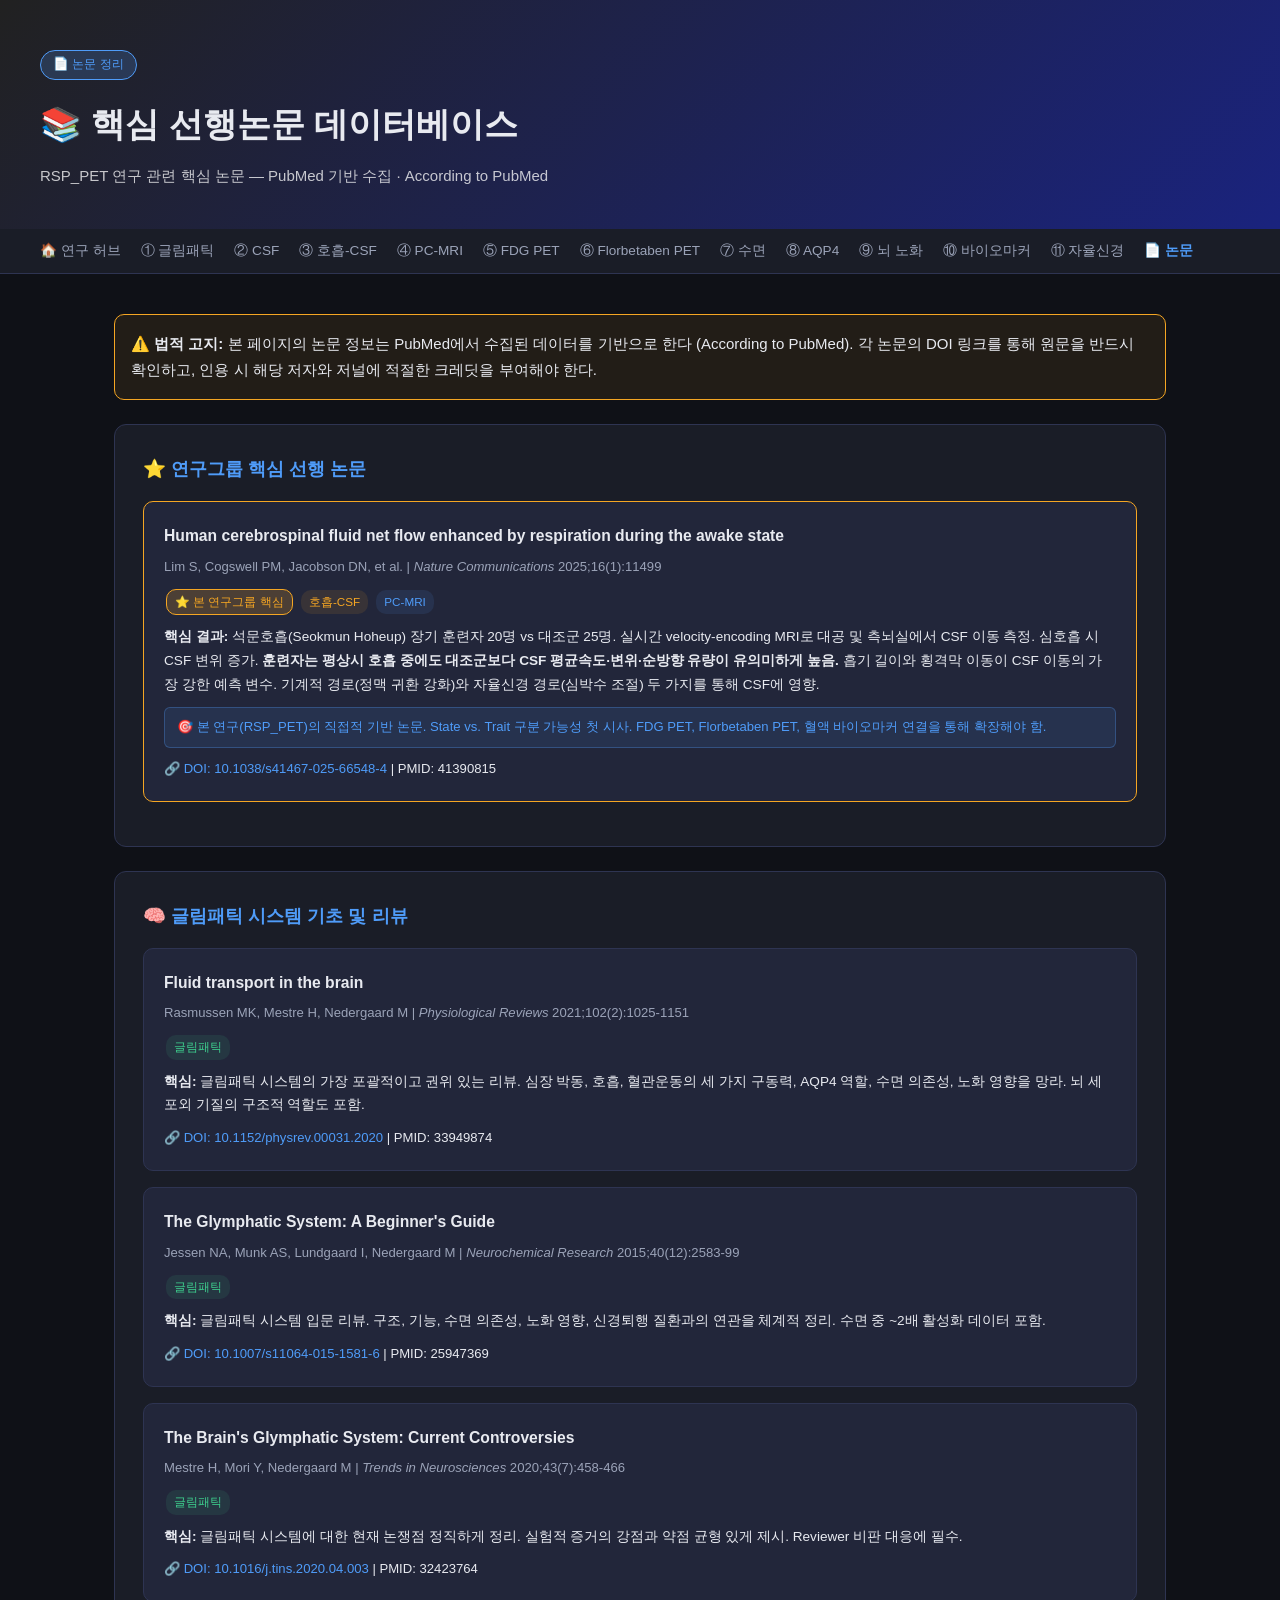
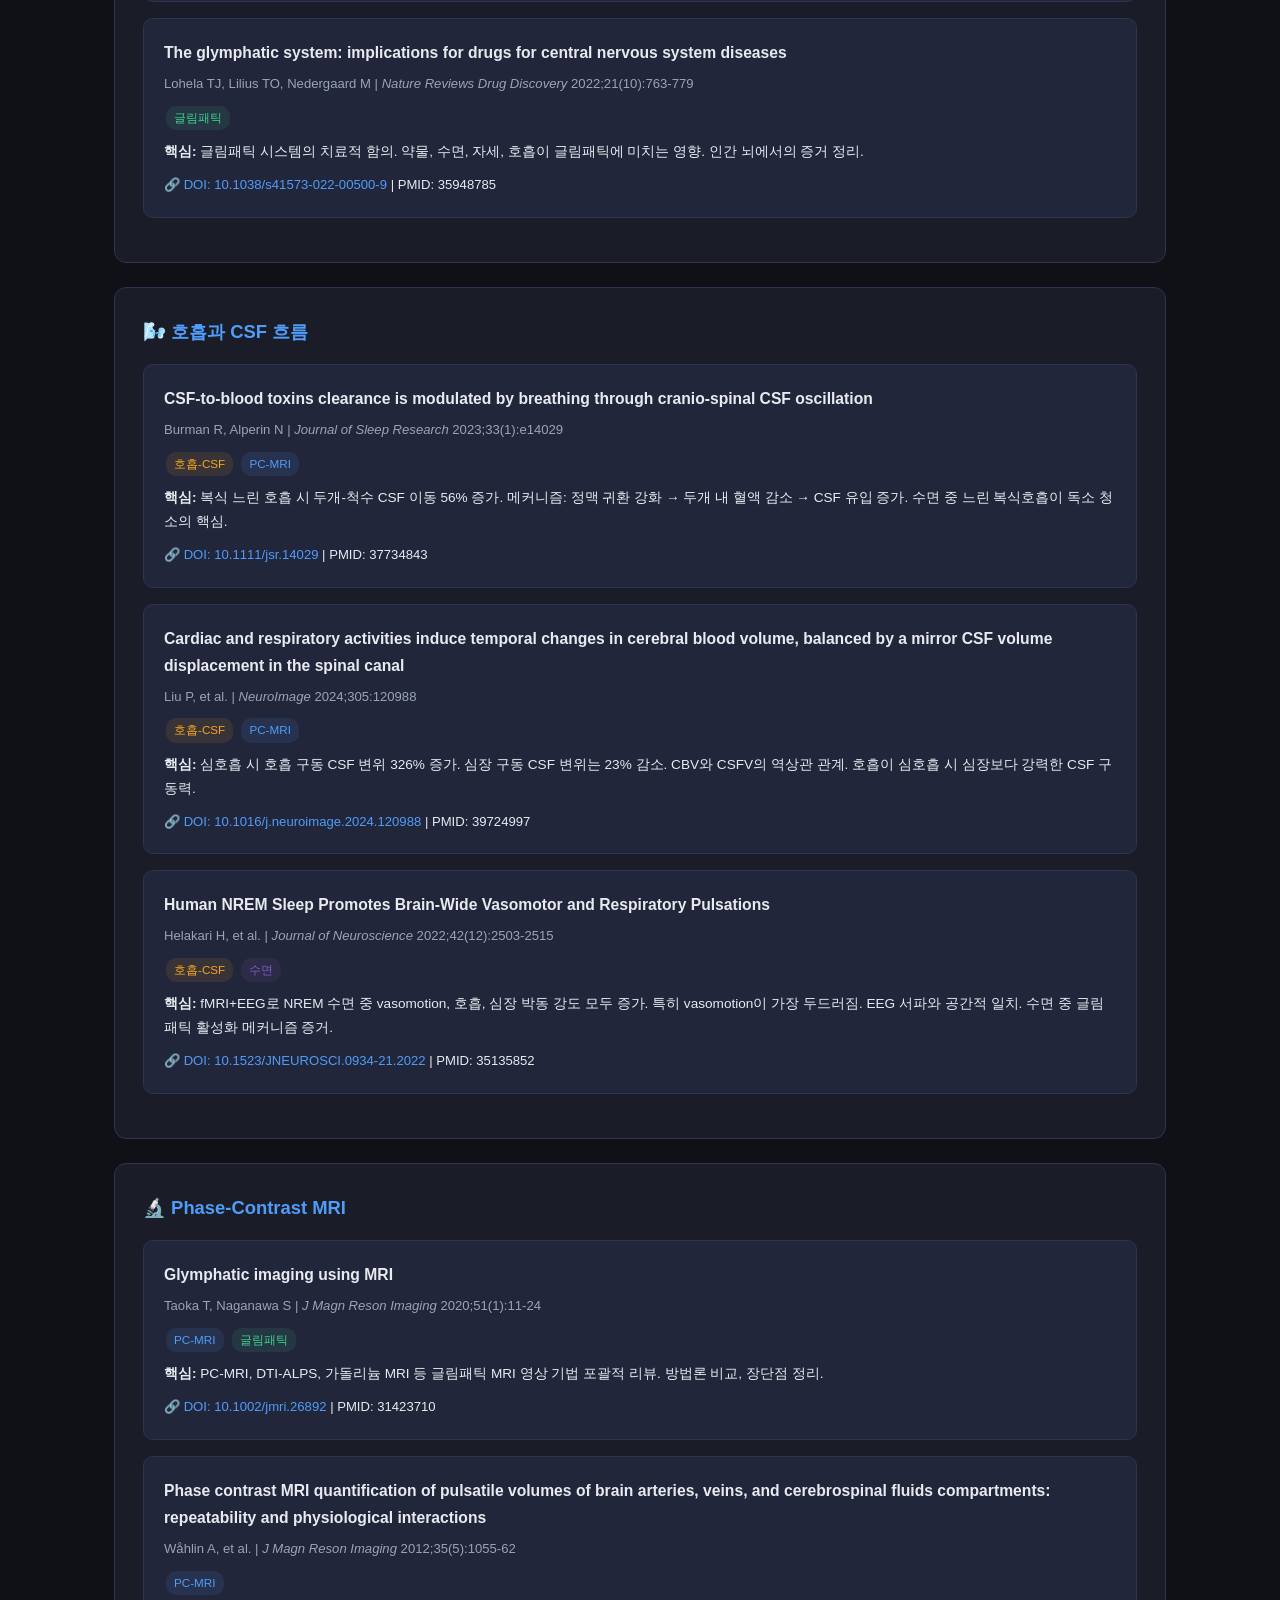
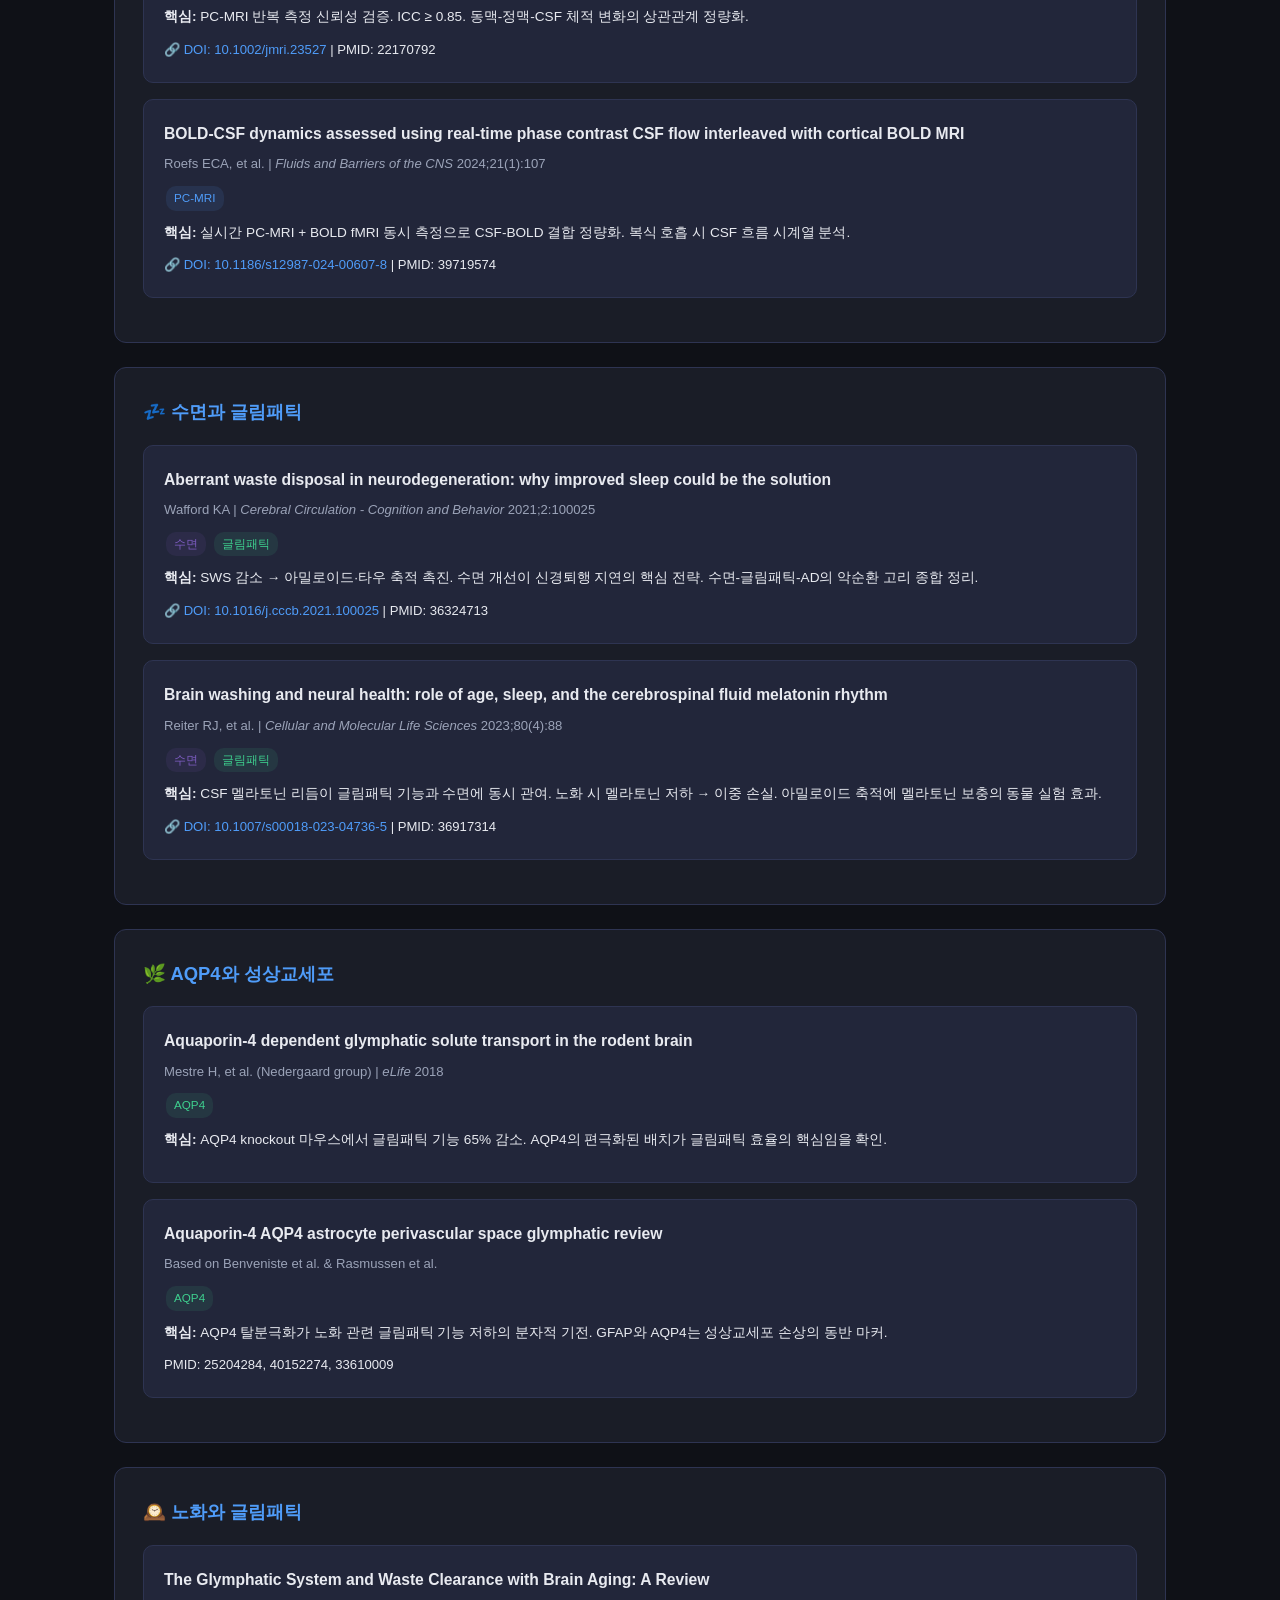
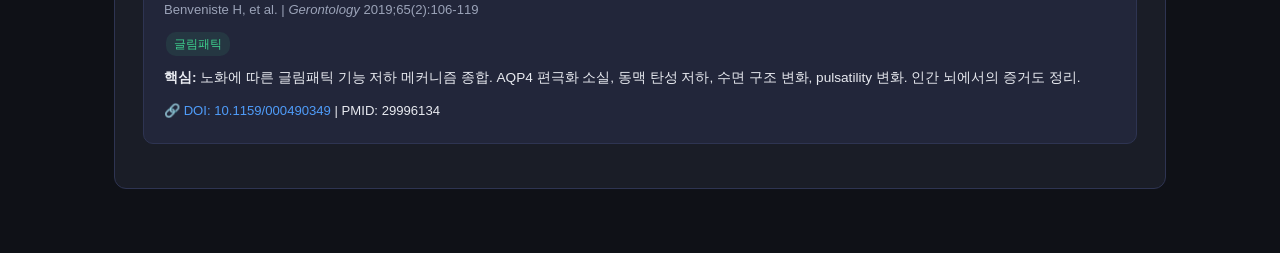
<file: 02_paper/paper_index.html>
<!DOCTYPE html>
<html lang="ko">
<head>
<meta charset="UTF-8"><meta name="viewport" content="width=device-width, initial-scale=1.0">
<title>핵심 선행논문 정리 | RSP_PET</title>
<style>
  :root { --bg:#0f1117; --surface:#1a1d27; --surface2:#22263a; --accent:#4f9cf9; --green:#3ecf8e; --orange:#f5a623; --red:#e05c5c; --purple:#7c5cbf; --text:#e8eaf0; --text2:#9ba3b8; --border:#2e3452; }
  * { box-sizing:border-box; margin:0; padding:0; }
  body { background:var(--bg); color:var(--text); font-family:'Segoe UI',sans-serif; font-size:15px; line-height:1.75; }
  .hero { background:linear-gradient(135deg,#212121 0%,#1a237e 100%); padding:50px 40px 40px; }
  .hero h1 { font-size:2.1rem; font-weight:700; margin-bottom:8px; }
  .hero p { color:rgba(255,255,255,0.75); max-width:700px; }
  .badge { display:inline-block; background:rgba(79,156,249,0.2); border:1px solid var(--accent); color:var(--accent); border-radius:20px; padding:3px 12px; font-size:0.78rem; margin-bottom:16px; }
  .nav-bar { background:var(--surface); border-bottom:1px solid var(--border); padding:10px 40px; display:flex; gap:20px; flex-wrap:wrap; }
  .nav-bar a { color:var(--text2); text-decoration:none; font-size:0.85rem; }
  .nav-bar a:hover { color:var(--accent); }
  .nav-bar a.active { color:var(--accent); font-weight:600; }
  .container { max-width:1100px; margin:0 auto; padding:40px 24px; }
  .section { background:var(--surface); border:1px solid var(--border); border-radius:12px; padding:28px; margin-bottom:24px; }
  .section-title { font-size:1.15rem; font-weight:700; color:var(--accent); margin-bottom:16px; display:flex; align-items:center; gap:10px; }
  .paper-card { background:var(--surface2); border:1px solid var(--border); border-radius:10px; padding:20px; margin-bottom:16px; transition: border-color 0.2s; }
  .paper-card:hover { border-color: var(--accent); }
  .paper-title { font-size:0.98rem; font-weight:600; color:var(--text); margin-bottom:6px; }
  .paper-meta { font-size:0.82rem; color:var(--text2); margin-bottom:8px; }
  .paper-abstract { font-size:0.85rem; color:var(--text); margin-bottom:10px; }
  .paper-key { font-size:0.82rem; background:rgba(79,156,249,0.1); border:1px solid rgba(79,156,249,0.3); border-radius:6px; padding:8px 12px; color:var(--accent); }
  .tag { display:inline-block; padding:2px 8px; border-radius:10px; font-size:0.73rem; margin:2px; }
  .tag-star { background:rgba(245,166,35,0.2); color:var(--orange); border:1px solid var(--orange); }
  .tag-glym { background:rgba(62,207,142,0.1); color:var(--green); }
  .tag-pcmri { background:rgba(79,156,249,0.1); color:var(--accent); }
  .tag-pet { background:rgba(224,92,92,0.1); color:var(--red); }
  .tag-sleep { background:rgba(124,92,191,0.1); color:var(--purple); }
  .tag-resp { background:rgba(245,166,35,0.1); color:var(--orange); }
  .doi-link { color:var(--accent); text-decoration:none; font-size:0.82rem; }
  .doi-link:hover { text-decoration:underline; }
  .filter-bar { display:flex; gap:8px; flex-wrap:wrap; margin-bottom:24px; }
  .filter-btn { padding:5px 14px; border-radius:16px; font-size:0.82rem; cursor:pointer; border:1px solid var(--border); background:var(--surface2); color:var(--text2); }
  .star-paper { border-color: var(--orange) !important; }
</style>
<link rel="stylesheet" href="../mobile.css">
</head>
<body>
<div class="hero">
  <div class="badge">📄 논문 정리</div>
  <h1>📚 핵심 선행논문 데이터베이스</h1>
  <p>RSP_PET 연구 관련 핵심 논문 — PubMed 기반 수집 · According to PubMed</p>
</div>
<div class="nav-bar">
  <a href="../index.html">🏠 연구 허브</a>
  <a href="../01_theory/01_glymphatic_system.html">① 글림패틱</a>
  <a href="../01_theory/02_csf_basics.html">② CSF</a>
  <a href="../01_theory/03_respiration_csf_mechanism.html">③ 호흡-CSF</a>
  <a href="../01_theory/04_pcmri.html">④ PC-MRI</a>
  <a href="../01_theory/05_fdg_pet.html">⑤ FDG PET</a>
  <a href="../01_theory/06_florbetaben_pet.html">⑥ Florbetaben PET</a>
  <a href="../01_theory/07_sleep_glymphatic.html">⑦ 수면</a>
  <a href="../01_theory/08_aqp4_astrocytes.html">⑧ AQP4</a>
  <a href="../01_theory/09_brain_aging.html">⑨ 뇌 노화</a>
  <a href="../01_theory/10_blood_biomarkers.html">⑩ 바이오마커</a>
  <a href="../01_theory/11_autonomic_hrv.html">⑪ 자율신경</a>
  <a href="paper_index.html" class="active">📄 논문</a>
</div>

<div class="container">

  <div style="background:rgba(245,166,35,0.08); border:1px solid var(--orange); border-radius:10px; padding:16px; margin-bottom:24px;">
    <strong>⚠️ 법적 고지:</strong> 본 페이지의 논문 정보는 PubMed에서 수집된 데이터를 기반으로 한다 (According to PubMed). 각 논문의 DOI 링크를 통해 원문을 반드시 확인하고, 인용 시 해당 저자와 저널에 적절한 크레딧을 부여해야 한다.
  </div>

  <!-- 카테고리 1: 연구그룹 핵심 논문 -->
  <div class="section">
    <div class="section-title">⭐ 연구그룹 핵심 선행 논문</div>

    <div class="paper-card star-paper">
      <div class="paper-title">Human cerebrospinal fluid net flow enhanced by respiration during the awake state</div>
      <div class="paper-meta">Lim S, Cogswell PM, Jacobson DN, et al. | <em>Nature Communications</em> 2025;16(1):11499</div>
      <div style="margin-bottom:8px;"><span class="tag tag-star">⭐ 본 연구그룹 핵심</span> <span class="tag tag-resp">호흡-CSF</span> <span class="tag tag-pcmri">PC-MRI</span></div>
      <div class="paper-abstract"><strong>핵심 결과:</strong> 석문호흡(Seokmun Hoheup) 장기 훈련자 20명 vs 대조군 25명. 실시간 velocity-encoding MRI로 대공 및 측뇌실에서 CSF 이동 측정. 심호흡 시 CSF 변위 증가. <strong>훈련자는 평상시 호흡 중에도 대조군보다 CSF 평균속도·변위·순방향 유량이 유의미하게 높음.</strong> 흡기 길이와 횡격막 이동이 CSF 이동의 가장 강한 예측 변수. 기계적 경로(정맥 귀환 강화)와 자율신경 경로(심박수 조절) 두 가지를 통해 CSF에 영향.</div>
      <div class="paper-key">🎯 본 연구(RSP_PET)의 직접적 기반 논문. State vs. Trait 구분 가능성 첫 시사. FDG PET, Florbetaben PET, 혈액 바이오마커 연결을 통해 확장해야 함.</div>
      <p style="margin-top:10px; font-size:0.82rem;"><a href="https://doi.org/10.1038/s41467-025-66548-4" target="_blank" class="doi-link">🔗 DOI: 10.1038/s41467-025-66548-4</a> | PMID: 41390815</p>
    </div>
  </div>

  <!-- 카테고리 2: 글림패틱 시스템 -->
  <div class="section">
    <div class="section-title">🧠 글림패틱 시스템 기초 및 리뷰</div>

    <div class="paper-card">
      <div class="paper-title">Fluid transport in the brain</div>
      <div class="paper-meta">Rasmussen MK, Mestre H, Nedergaard M | <em>Physiological Reviews</em> 2021;102(2):1025-1151</div>
      <div style="margin-bottom:8px;"><span class="tag tag-glym">글림패틱</span></div>
      <div class="paper-abstract"><strong>핵심:</strong> 글림패틱 시스템의 가장 포괄적이고 권위 있는 리뷰. 심장 박동, 호흡, 혈관운동의 세 가지 구동력, AQP4 역할, 수면 의존성, 노화 영향을 망라. 뇌 세포외 기질의 구조적 역할도 포함.</div>
      <p style="margin-top:8px; font-size:0.82rem;"><a href="https://doi.org/10.1152/physrev.00031.2020" target="_blank" class="doi-link">🔗 DOI: 10.1152/physrev.00031.2020</a> | PMID: 33949874</p>
    </div>

    <div class="paper-card">
      <div class="paper-title">The Glymphatic System: A Beginner's Guide</div>
      <div class="paper-meta">Jessen NA, Munk AS, Lundgaard I, Nedergaard M | <em>Neurochemical Research</em> 2015;40(12):2583-99</div>
      <div style="margin-bottom:8px;"><span class="tag tag-glym">글림패틱</span></div>
      <div class="paper-abstract"><strong>핵심:</strong> 글림패틱 시스템 입문 리뷰. 구조, 기능, 수면 의존성, 노화 영향, 신경퇴행 질환과의 연관을 체계적 정리. 수면 중 ~2배 활성화 데이터 포함.</div>
      <p style="margin-top:8px; font-size:0.82rem;"><a href="https://doi.org/10.1007/s11064-015-1581-6" target="_blank" class="doi-link">🔗 DOI: 10.1007/s11064-015-1581-6</a> | PMID: 25947369</p>
    </div>

    <div class="paper-card">
      <div class="paper-title">The Brain's Glymphatic System: Current Controversies</div>
      <div class="paper-meta">Mestre H, Mori Y, Nedergaard M | <em>Trends in Neurosciences</em> 2020;43(7):458-466</div>
      <div style="margin-bottom:8px;"><span class="tag tag-glym">글림패틱</span></div>
      <div class="paper-abstract"><strong>핵심:</strong> 글림패틱 시스템에 대한 현재 논쟁점 정직하게 정리. 실험적 증거의 강점과 약점 균형 있게 제시. Reviewer 비판 대응에 필수.</div>
      <p style="margin-top:8px; font-size:0.82rem;"><a href="https://doi.org/10.1016/j.tins.2020.04.003" target="_blank" class="doi-link">🔗 DOI: 10.1016/j.tins.2020.04.003</a> | PMID: 32423764</p>
    </div>

    <div class="paper-card">
      <div class="paper-title">The glymphatic system: implications for drugs for central nervous system diseases</div>
      <div class="paper-meta">Lohela TJ, Lilius TO, Nedergaard M | <em>Nature Reviews Drug Discovery</em> 2022;21(10):763-779</div>
      <div style="margin-bottom:8px;"><span class="tag tag-glym">글림패틱</span></div>
      <div class="paper-abstract"><strong>핵심:</strong> 글림패틱 시스템의 치료적 함의. 약물, 수면, 자세, 호흡이 글림패틱에 미치는 영향. 인간 뇌에서의 증거 정리.</div>
      <p style="margin-top:8px; font-size:0.82rem;"><a href="https://doi.org/10.1038/s41573-022-00500-9" target="_blank" class="doi-link">🔗 DOI: 10.1038/s41573-022-00500-9</a> | PMID: 35948785</p>
    </div>
  </div>

  <!-- 카테고리 3: 호흡-CSF -->
  <div class="section">
    <div class="section-title">🌬️ 호흡과 CSF 흐름</div>

    <div class="paper-card">
      <div class="paper-title">CSF-to-blood toxins clearance is modulated by breathing through cranio-spinal CSF oscillation</div>
      <div class="paper-meta">Burman R, Alperin N | <em>Journal of Sleep Research</em> 2023;33(1):e14029</div>
      <div style="margin-bottom:8px;"><span class="tag tag-resp">호흡-CSF</span> <span class="tag tag-pcmri">PC-MRI</span></div>
      <div class="paper-abstract"><strong>핵심:</strong> 복식 느린 호흡 시 두개-척수 CSF 이동 56% 증가. 메커니즘: 정맥 귀환 강화 → 두개 내 혈액 감소 → CSF 유입 증가. 수면 중 느린 복식호흡이 독소 청소의 핵심.</div>
      <p style="margin-top:8px; font-size:0.82rem;"><a href="https://doi.org/10.1111/jsr.14029" target="_blank" class="doi-link">🔗 DOI: 10.1111/jsr.14029</a> | PMID: 37734843</p>
    </div>

    <div class="paper-card">
      <div class="paper-title">Cardiac and respiratory activities induce temporal changes in cerebral blood volume, balanced by a mirror CSF volume displacement in the spinal canal</div>
      <div class="paper-meta">Liu P, et al. | <em>NeuroImage</em> 2024;305:120988</div>
      <div style="margin-bottom:8px;"><span class="tag tag-resp">호흡-CSF</span> <span class="tag tag-pcmri">PC-MRI</span></div>
      <div class="paper-abstract"><strong>핵심:</strong> 심호흡 시 호흡 구동 CSF 변위 326% 증가. 심장 구동 CSF 변위는 23% 감소. CBV와 CSFV의 역상관 관계. 호흡이 심호흡 시 심장보다 강력한 CSF 구동력.</div>
      <p style="margin-top:8px; font-size:0.82rem;"><a href="https://doi.org/10.1016/j.neuroimage.2024.120988" target="_blank" class="doi-link">🔗 DOI: 10.1016/j.neuroimage.2024.120988</a> | PMID: 39724997</p>
    </div>

    <div class="paper-card">
      <div class="paper-title">Human NREM Sleep Promotes Brain-Wide Vasomotor and Respiratory Pulsations</div>
      <div class="paper-meta">Helakari H, et al. | <em>Journal of Neuroscience</em> 2022;42(12):2503-2515</div>
      <div style="margin-bottom:8px;"><span class="tag tag-resp">호흡-CSF</span> <span class="tag tag-sleep">수면</span></div>
      <div class="paper-abstract"><strong>핵심:</strong> fMRI+EEG로 NREM 수면 중 vasomotion, 호흡, 심장 박동 강도 모두 증가. 특히 vasomotion이 가장 두드러짐. EEG 서파와 공간적 일치. 수면 중 글림패틱 활성화 메커니즘 증거.</div>
      <p style="margin-top:8px; font-size:0.82rem;"><a href="https://doi.org/10.1523/JNEUROSCI.0934-21.2022" target="_blank" class="doi-link">🔗 DOI: 10.1523/JNEUROSCI.0934-21.2022</a> | PMID: 35135852</p>
    </div>
  </div>

  <!-- 카테고리 4: PC-MRI -->
  <div class="section">
    <div class="section-title">🔬 Phase-Contrast MRI</div>

    <div class="paper-card">
      <div class="paper-title">Glymphatic imaging using MRI</div>
      <div class="paper-meta">Taoka T, Naganawa S | <em>J Magn Reson Imaging</em> 2020;51(1):11-24</div>
      <div style="margin-bottom:8px;"><span class="tag tag-pcmri">PC-MRI</span> <span class="tag tag-glym">글림패틱</span></div>
      <div class="paper-abstract"><strong>핵심:</strong> PC-MRI, DTI-ALPS, 가돌리늄 MRI 등 글림패틱 MRI 영상 기법 포괄적 리뷰. 방법론 비교, 장단점 정리.</div>
      <p style="margin-top:8px; font-size:0.82rem;"><a href="https://doi.org/10.1002/jmri.26892" target="_blank" class="doi-link">🔗 DOI: 10.1002/jmri.26892</a> | PMID: 31423710</p>
    </div>

    <div class="paper-card">
      <div class="paper-title">Phase contrast MRI quantification of pulsatile volumes of brain arteries, veins, and cerebrospinal fluids compartments: repeatability and physiological interactions</div>
      <div class="paper-meta">Wåhlin A, et al. | <em>J Magn Reson Imaging</em> 2012;35(5):1055-62</div>
      <div style="margin-bottom:8px;"><span class="tag tag-pcmri">PC-MRI</span></div>
      <div class="paper-abstract"><strong>핵심:</strong> PC-MRI 반복 측정 신뢰성 검증. ICC ≥ 0.85. 동맥-정맥-CSF 체적 변화의 상관관계 정량화.</div>
      <p style="margin-top:8px; font-size:0.82rem;"><a href="https://doi.org/10.1002/jmri.23527" target="_blank" class="doi-link">🔗 DOI: 10.1002/jmri.23527</a> | PMID: 22170792</p>
    </div>

    <div class="paper-card">
      <div class="paper-title">BOLD-CSF dynamics assessed using real-time phase contrast CSF flow interleaved with cortical BOLD MRI</div>
      <div class="paper-meta">Roefs ECA, et al. | <em>Fluids and Barriers of the CNS</em> 2024;21(1):107</div>
      <div style="margin-bottom:8px;"><span class="tag tag-pcmri">PC-MRI</span></div>
      <div class="paper-abstract"><strong>핵심:</strong> 실시간 PC-MRI + BOLD fMRI 동시 측정으로 CSF-BOLD 결합 정량화. 복식 호흡 시 CSF 흐름 시계열 분석.</div>
      <p style="margin-top:8px; font-size:0.82rem;"><a href="https://doi.org/10.1186/s12987-024-00607-8" target="_blank" class="doi-link">🔗 DOI: 10.1186/s12987-024-00607-8</a> | PMID: 39719574</p>
    </div>
  </div>

  <!-- 카테고리 5: 수면 -->
  <div class="section">
    <div class="section-title">💤 수면과 글림패틱</div>

    <div class="paper-card">
      <div class="paper-title">Aberrant waste disposal in neurodegeneration: why improved sleep could be the solution</div>
      <div class="paper-meta">Wafford KA | <em>Cerebral Circulation - Cognition and Behavior</em> 2021;2:100025</div>
      <div style="margin-bottom:8px;"><span class="tag tag-sleep">수면</span> <span class="tag tag-glym">글림패틱</span></div>
      <div class="paper-abstract"><strong>핵심:</strong> SWS 감소 → 아밀로이드·타우 축적 촉진. 수면 개선이 신경퇴행 지연의 핵심 전략. 수면-글림패틱-AD의 악순환 고리 종합 정리.</div>
      <p style="margin-top:8px; font-size:0.82rem;"><a href="https://doi.org/10.1016/j.cccb.2021.100025" target="_blank" class="doi-link">🔗 DOI: 10.1016/j.cccb.2021.100025</a> | PMID: 36324713</p>
    </div>

    <div class="paper-card">
      <div class="paper-title">Brain washing and neural health: role of age, sleep, and the cerebrospinal fluid melatonin rhythm</div>
      <div class="paper-meta">Reiter RJ, et al. | <em>Cellular and Molecular Life Sciences</em> 2023;80(4):88</div>
      <div style="margin-bottom:8px;"><span class="tag tag-sleep">수면</span> <span class="tag tag-glym">글림패틱</span></div>
      <div class="paper-abstract"><strong>핵심:</strong> CSF 멜라토닌 리듬이 글림패틱 기능과 수면에 동시 관여. 노화 시 멜라토닌 저하 → 이중 손실. 아밀로이드 축적에 멜라토닌 보충의 동물 실험 효과.</div>
      <p style="margin-top:8px; font-size:0.82rem;"><a href="https://doi.org/10.1007/s00018-023-04736-5" target="_blank" class="doi-link">🔗 DOI: 10.1007/s00018-023-04736-5</a> | PMID: 36917314</p>
    </div>
  </div>

  <!-- 카테고리 6: AQP4 -->
  <div class="section">
    <div class="section-title">🌿 AQP4와 성상교세포</div>

    <div class="paper-card">
      <div class="paper-title">Aquaporin-4 dependent glymphatic solute transport in the rodent brain</div>
      <div class="paper-meta">Mestre H, et al. (Nedergaard group) | <em>eLife</em> 2018</div>
      <div style="margin-bottom:8px;"><span class="tag tag-glym">AQP4</span></div>
      <div class="paper-abstract"><strong>핵심:</strong> AQP4 knockout 마우스에서 글림패틱 기능 65% 감소. AQP4의 편극화된 배치가 글림패틱 효율의 핵심임을 확인.</div>
    </div>

    <div class="paper-card">
      <div class="paper-title">Aquaporin-4 AQP4 astrocyte perivascular space glymphatic review</div>
      <div class="paper-meta">Based on Benveniste et al. &amp; Rasmussen et al.</div>
      <div style="margin-bottom:8px;"><span class="tag tag-glym">AQP4</span></div>
      <div class="paper-abstract"><strong>핵심:</strong> AQP4 탈분극화가 노화 관련 글림패틱 기능 저하의 분자적 기전. GFAP와 AQP4는 성상교세포 손상의 동반 마커.</div>
      <p style="margin-top:8px; font-size:0.82rem;">PMID: 25204284, 40152274, 33610009</p>
    </div>
  </div>

  <!-- 글림패틱 노화 -->
  <div class="section">
    <div class="section-title">🕰️ 노화와 글림패틱</div>
    <div class="paper-card">
      <div class="paper-title">The Glymphatic System and Waste Clearance with Brain Aging: A Review</div>
      <div class="paper-meta">Benveniste H, et al. | <em>Gerontology</em> 2019;65(2):106-119</div>
      <div style="margin-bottom:8px;"><span class="tag tag-glym">글림패틱</span></div>
      <div class="paper-abstract"><strong>핵심:</strong> 노화에 따른 글림패틱 기능 저하 메커니즘 종합. AQP4 편극화 소실, 동맥 탄성 저하, 수면 구조 변화, pulsatility 변화. 인간 뇌에서의 증거도 정리.</div>
      <p style="margin-top:8px; font-size:0.82rem;"><a href="https://doi.org/10.1159/000490349" target="_blank" class="doi-link">🔗 DOI: 10.1159/000490349</a> | PMID: 29996134</p>
    </div>
  </div>

</div>
</body>
</html>
</file>
<file: mobile.css>
/* RSP_expert — Mobile Enhancement
   이론 페이지(01_theory/, 02_paper/)에 공통 적용
   각 파일 <head> 마지막에 <link rel="stylesheet" href="../mobile.css"> 추가
*/

/* ── 600px 이하 ── */
@media (max-width: 640px) {
  body { font-size: 14px !important; }

  /* 히어로 영역 */
  .hero { padding: 22px 16px 18px !important; }
  .hero h1 { font-size: 1.45rem !important; line-height: 1.3 !important; }
  .hero p { font-size: 0.88rem !important; }
  .badge { font-size: 0.72rem !important; padding: 3px 10px !important; }

  /* 내비게이션 바 — 가로 스크롤 */
  .nav-bar {
    padding: 8px 12px !important;
    gap: 6px 12px !important;
    overflow-x: auto !important;
    flex-wrap: nowrap !important;
    -webkit-overflow-scrolling: touch !important;
    scrollbar-width: none !important;
  }
  .nav-bar::-webkit-scrollbar { display: none; }
  .nav-bar a { white-space: nowrap !important; font-size: 0.78rem !important; }

  /* 컨테이너 & 섹션 */
  .container { padding: 16px 12px !important; }
  .section { padding: 18px 14px !important; margin-bottom: 18px !important; }
  .section-title { font-size: 1.08rem !important; }

  /* 표 — 가로 스크롤 */
  table {
    display: block !important;
    overflow-x: auto !important;
    -webkit-overflow-scrolling: touch !important;
    width: 100% !important;
    font-size: 0.82rem !important;
  }
  th, td { padding: 8px 10px !important; }

  /* 그리드 → 단일 열 */
  .grid-2, .grid-3, .two-col,
  [class*="grid-"] { grid-template-columns: 1fr !important; }

  /* 카드 */
  .card { padding: 14px !important; }
  .card h4 { font-size: 0.88rem !important; }

  /* 강조 박스 */
  .highlight-box, .warning-box, .key-box {
    padding: 12px 14px !important;
    font-size: 0.88rem !important;
  }

  /* SVG 다이어그램 — 가로 스크롤 */
  .diagram-container {
    padding: 14px !important;
    overflow-x: auto !important;
    -webkit-overflow-scrolling: touch !important;
  }
  .diagram-container svg { min-width: 420px; }

  /* step-flow */
  .step-flow { gap: 6px !important; }
  .step { min-width: 100px !important; font-size: 0.82rem !important; padding: 8px 12px !important; }

  /* 제목 */
  h1 { font-size: 1.45rem !important; }
  h2 { font-size: 1.18rem !important; }
  h3 { font-size: 1.02rem !important; }
  p, li { font-size: 0.9rem !important; line-height: 1.7 !important; }
}

/* ── 380px 이하 초소형 ── */
@media (max-width: 380px) {
  .hero h1 { font-size: 1.25rem !important; }
  .nav-bar a { font-size: 0.72rem !important; }
  .section-title { font-size: 1rem !important; }
  .container { padding: 12px 10px !important; }
}
</file>
